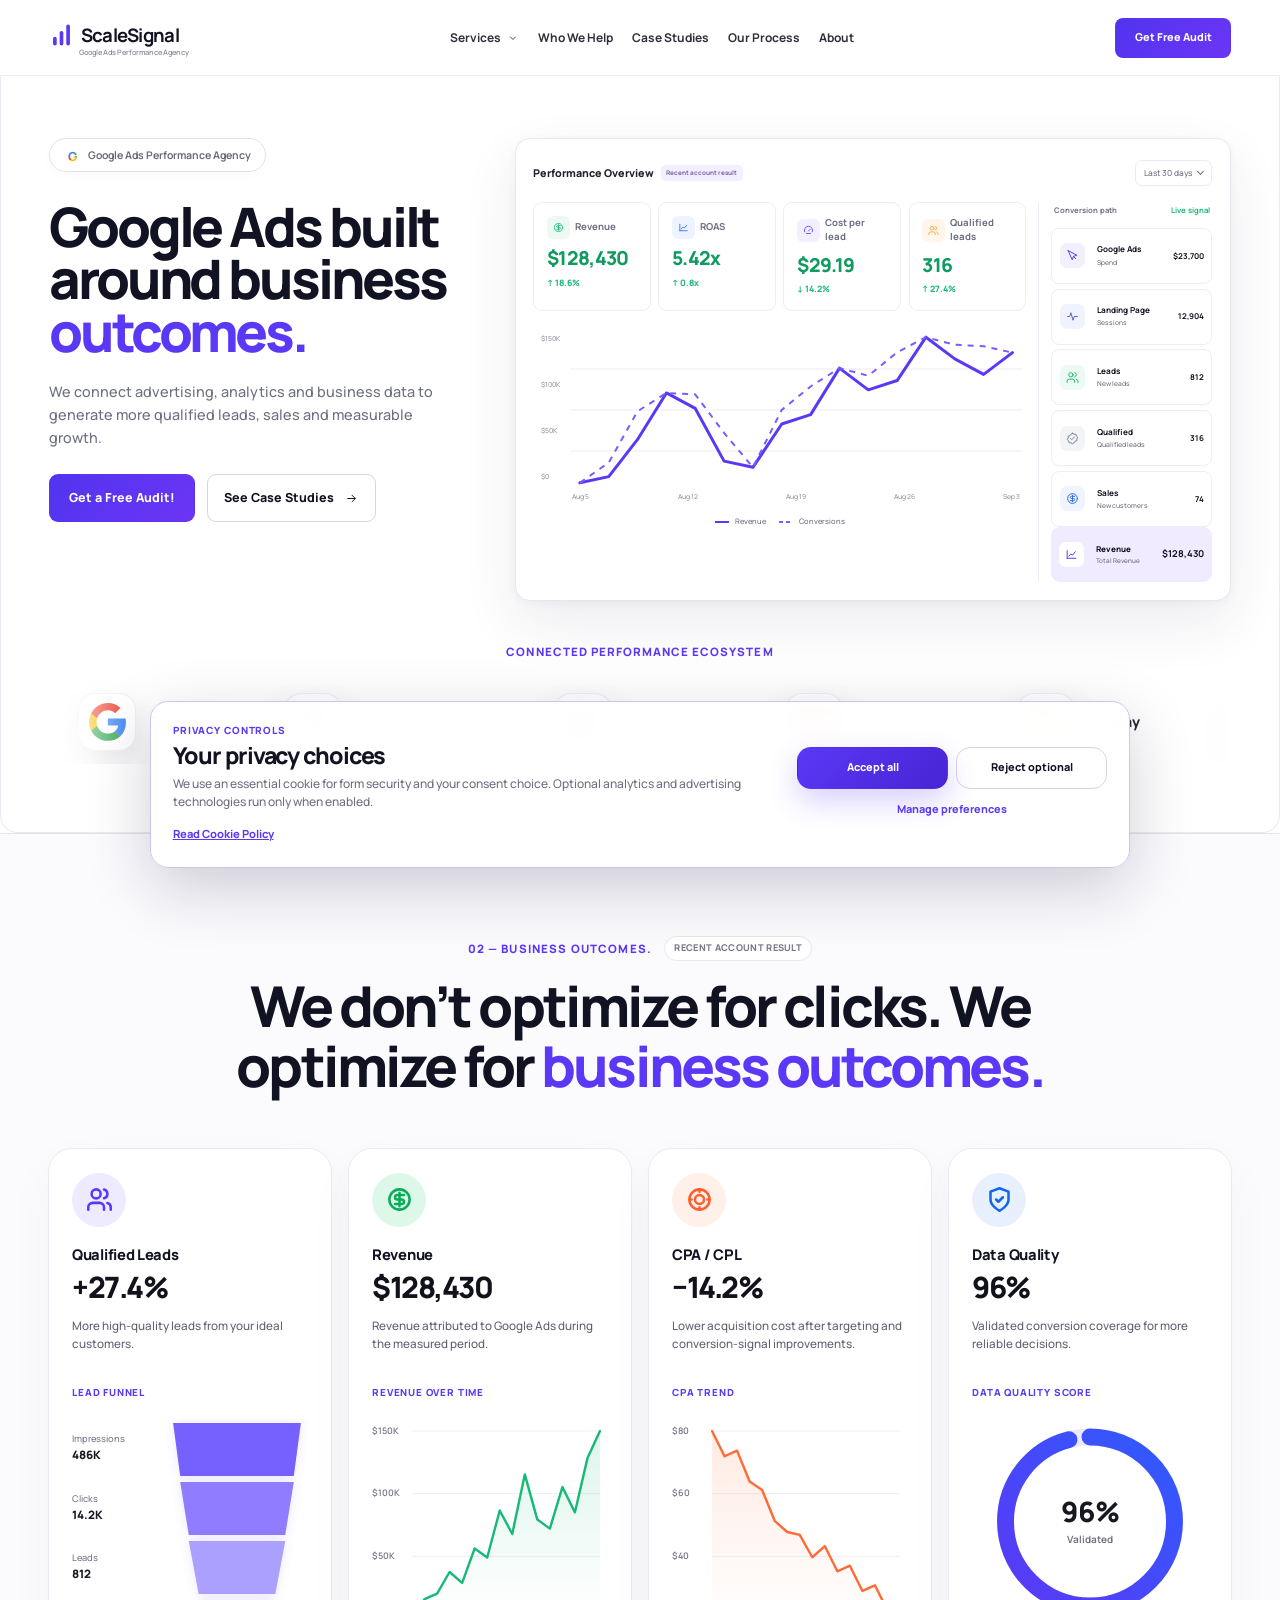
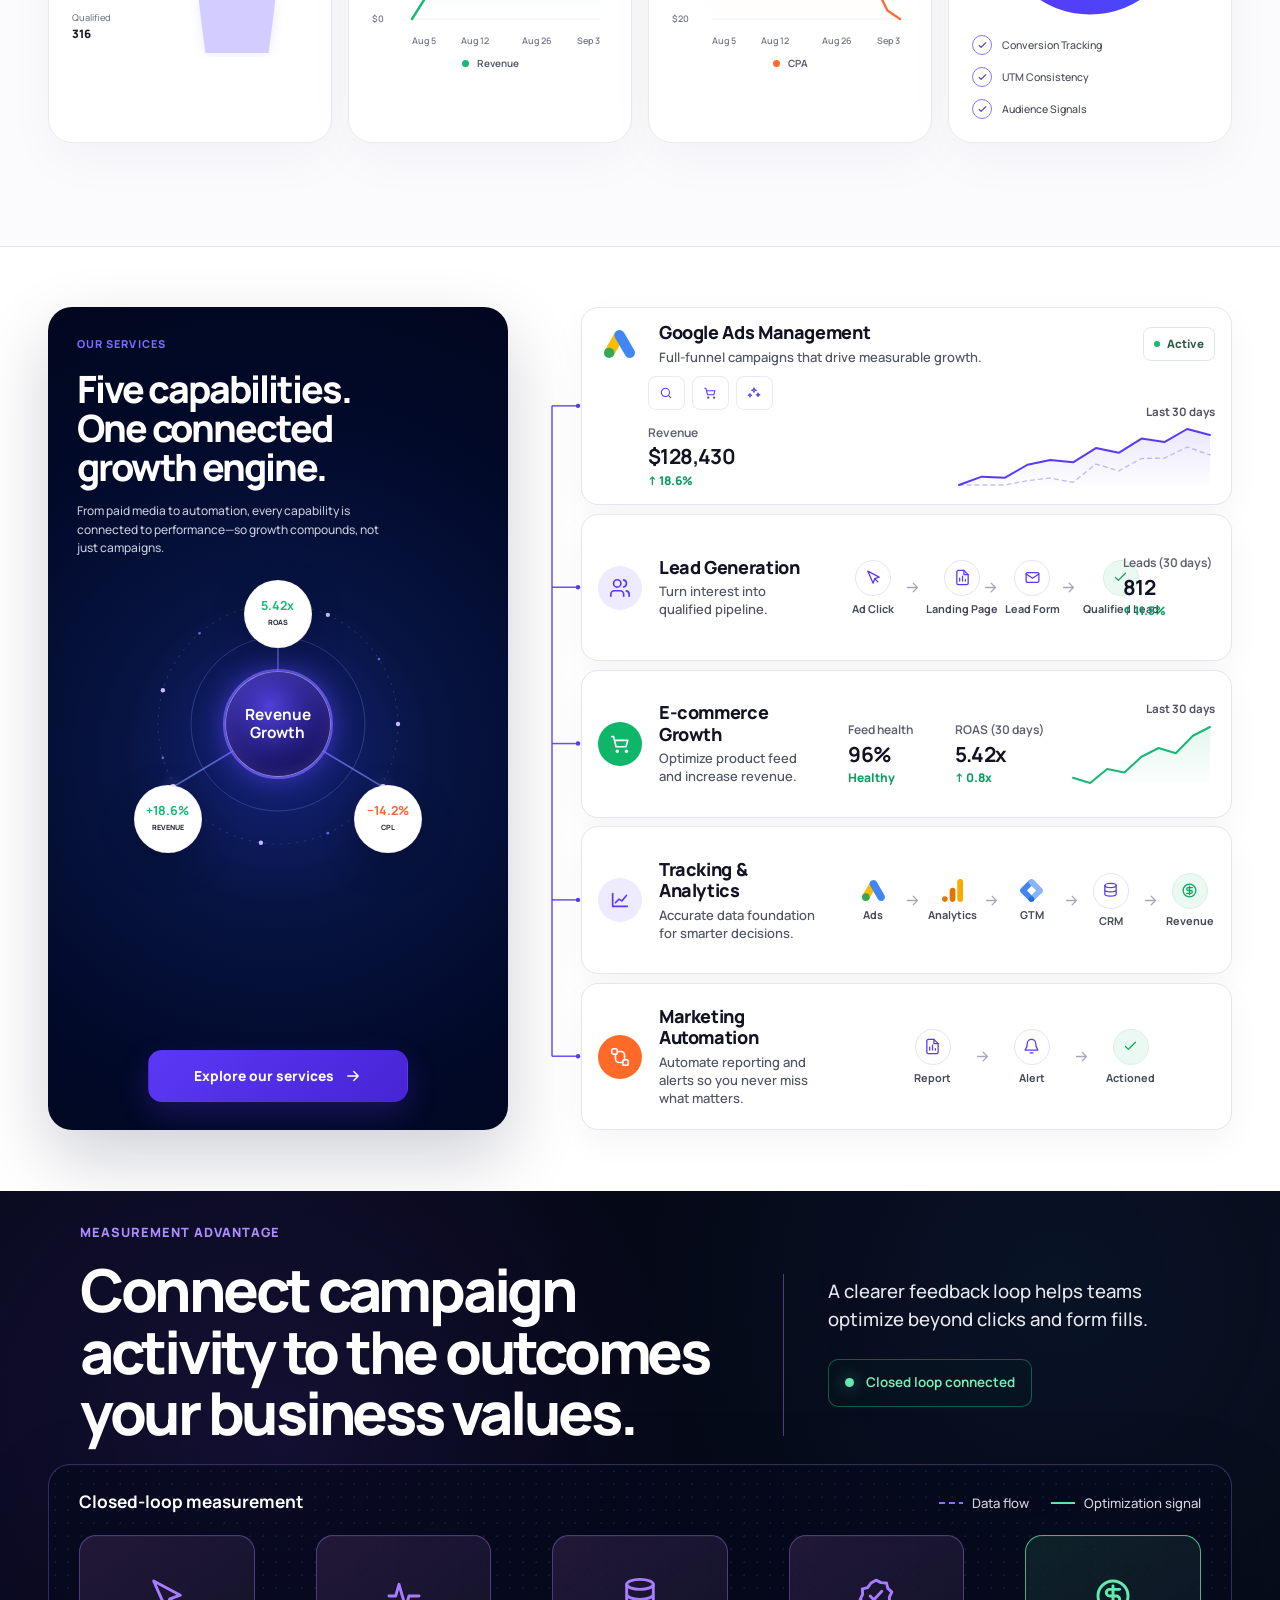
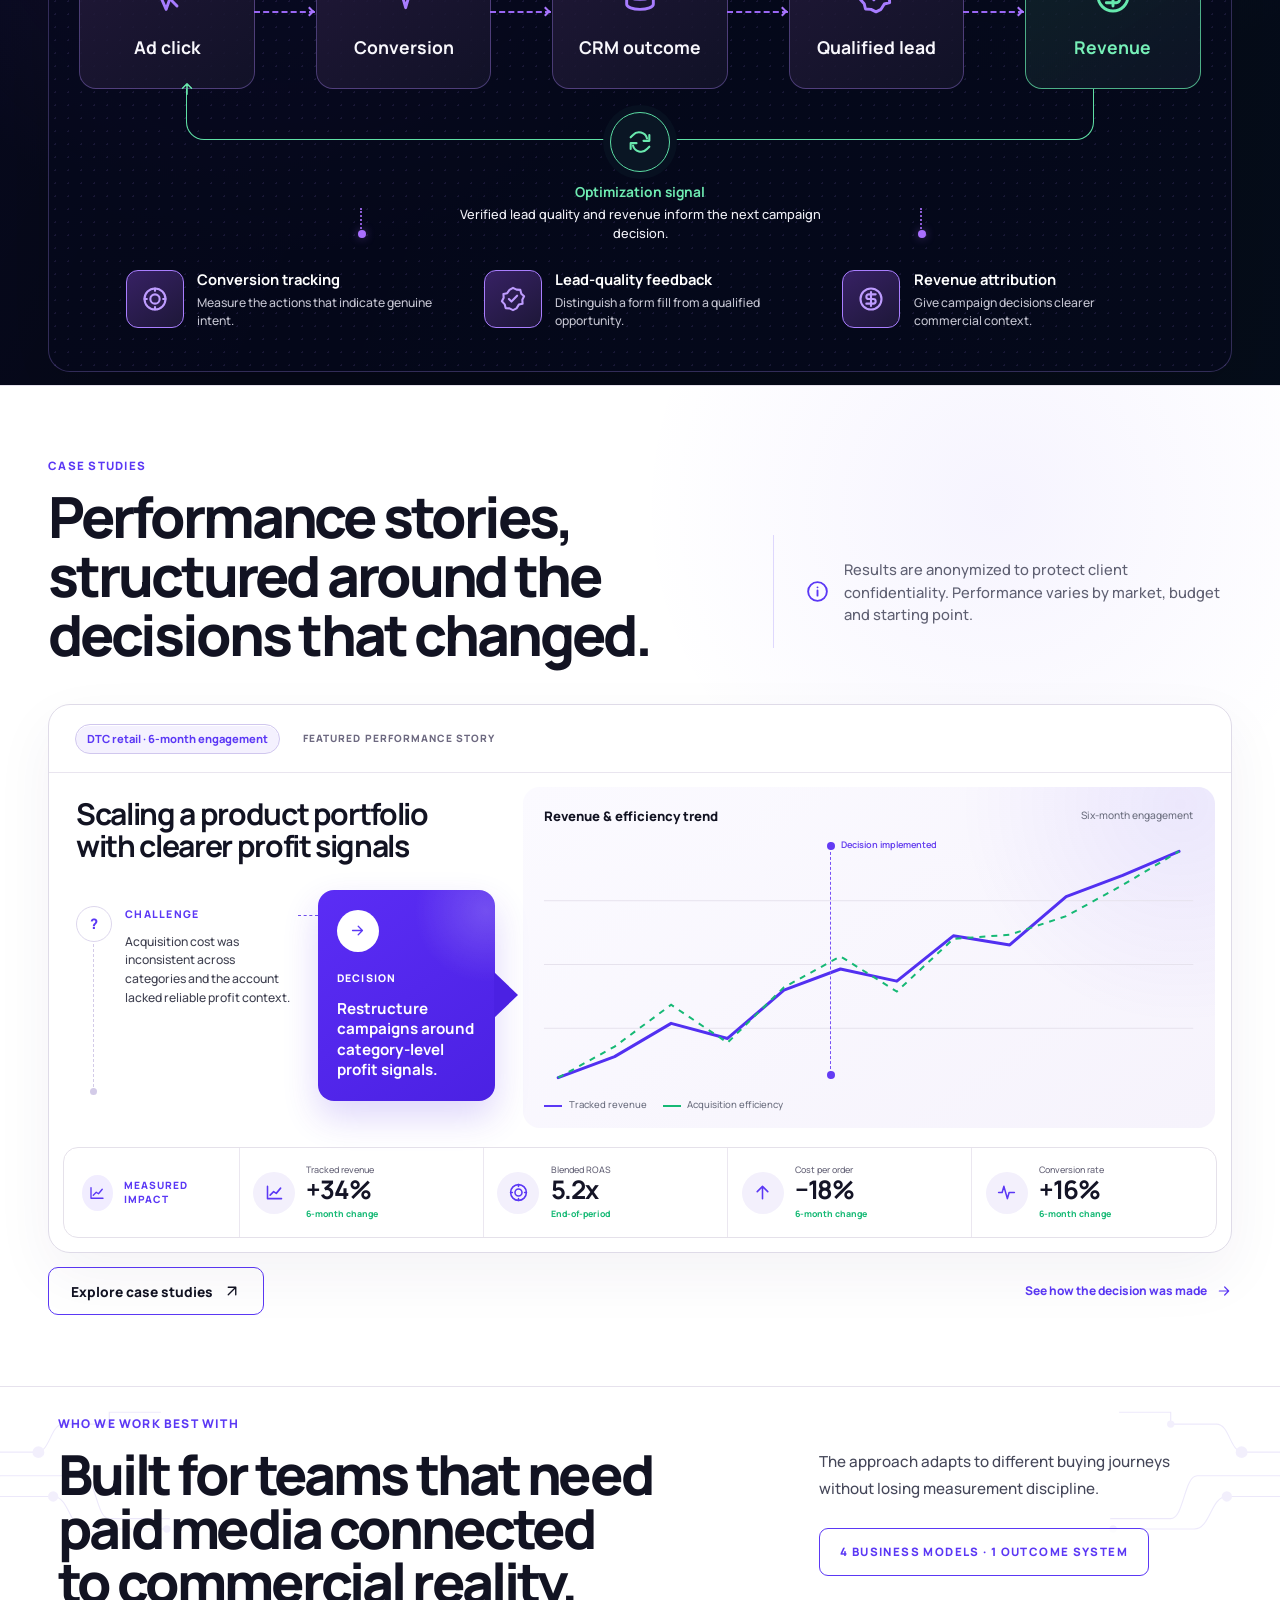
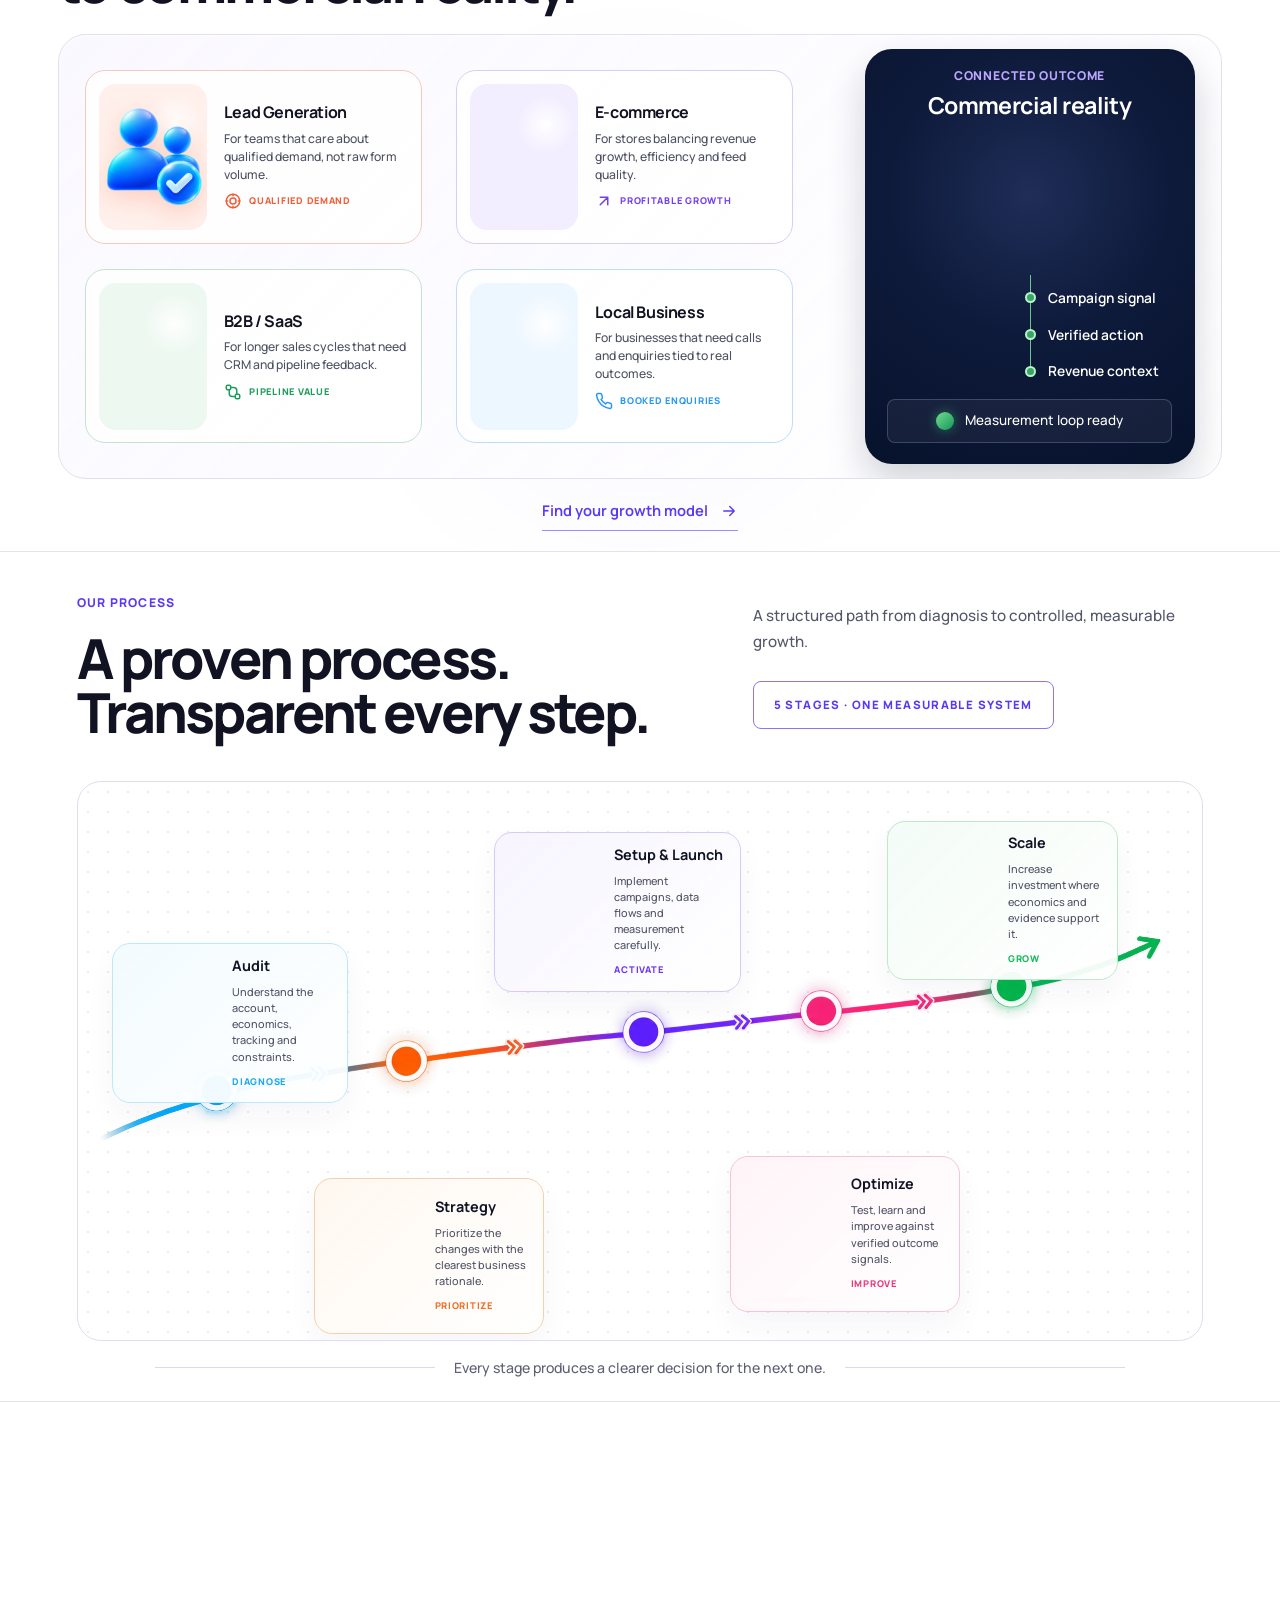
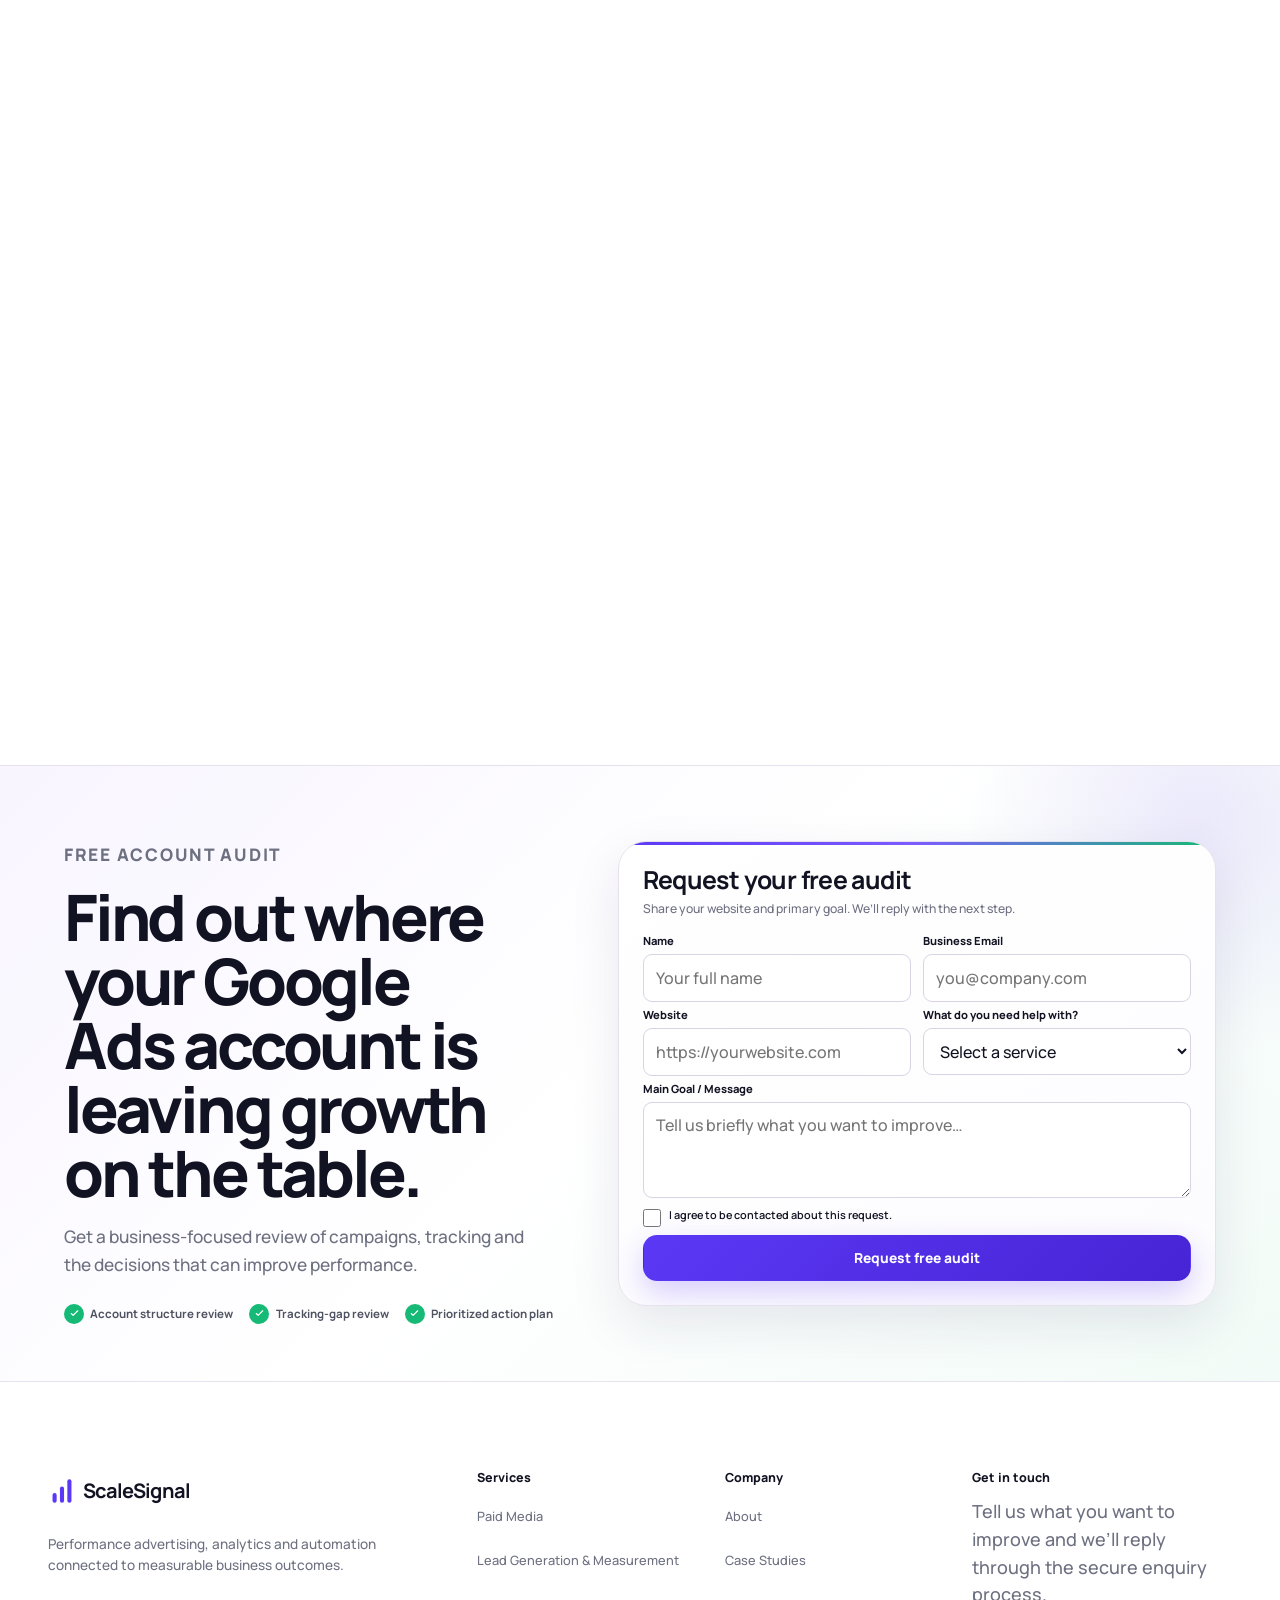
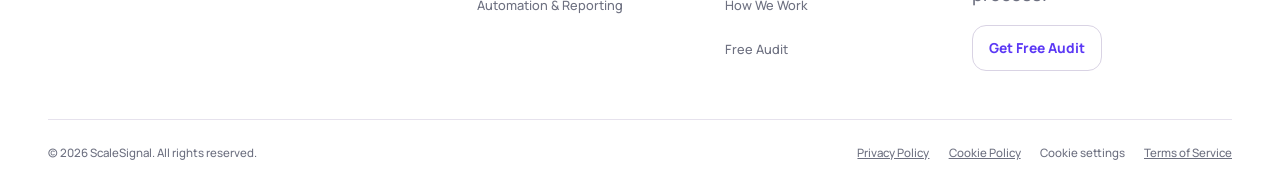
<file: index.html>
<!doctype html>
<html lang="en">
<head>
  <meta charset="utf-8">
  <meta name="viewport" content="width=device-width, initial-scale=1">
  <meta name="description" content="Google Ads performance agency focused on qualified leads, sales and revenue.">
  <meta name="theme-color" content="#F8F7FB">
  <link rel="preconnect" href="https://fonts.googleapis.com">
  <link rel="preconnect" href="https://fonts.gstatic.com" crossorigin>
  <link href="https://fonts.googleapis.com/css2?family=Manrope:wght@400;500;600;700;800&display=swap" rel="stylesheet">
  <link rel="stylesheet" href="/css/base.css?v=20260902-11">
  <link rel="stylesheet" href="/css/components.css?v=20260902-8">
  <link rel="stylesheet" href="/css/layout.css?v=20260905-10">
  <link rel="stylesheet" href="/css/pages/home.css?v=20260905-74">
  <link rel="stylesheet" href="/css/responsive.css?v=20260903-12">
  <title>Performance Marketing Agency</title>
</head>
<body data-page="home">
  <a class="skip-link" href="#main">Skip to content</a>
  <div data-site-header></div>

  <main id="main">
    <section class="page-hero home-hero" aria-labelledby="home-hero-title">
      <div class="container home-hero__grid">
        <div class="page-hero__copy" data-reveal>
          <p class="eyebrow home-hero__eyebrow"><span class="google-mark" aria-hidden="true">G</span><span data-config="brand.tagline"></span></p>
          <h1 class="display-xl" id="home-hero-title" data-config="pages.home.hero.title" data-accent-config="pages.home.hero.titleAccent">Google Ads built around business outcomes.</h1>
          <p class="lede" data-config="pages.home.hero.text">We connect advertising, analytics and business data to generate measurable growth.</p>
          <div class="button-group">
            <a class="button button--primary" data-config="cta.primary.label" data-config-href="cta.primary.url">Get a Free Google Ads Audit</a>
            <a class="button button--secondary" data-config-href="cta.secondary.url"><span data-config="cta.secondary.label">See Case Studies</span><span data-icon="arrow-right" aria-hidden="true"></span></a>
          </div>
        </div>

        <div class="page-hero__visual dashboard" aria-label="Performance dashboard">
          <div class="dashboard__top">
            <span class="dashboard__title"><span data-config="pages.home.hero.chartTitle">Performance Overview</span><small class="dashboard__badge" data-config="common.resultLabel">Recent account result</small></span>
            <span class="dashboard__period"><span data-config="pages.home.hero.periodLabel">Last 30 days</span><span class="dashboard__period-chevron" aria-hidden="true"></span></span>
          </div>
          <div class="dashboard__workspace">
            <div class="dashboard__main">
              <div class="metric-grid dashboard__metrics" data-config-list="pages.home.hero.metrics">
                <template><article class="metric-card"><div class="metric-card__head"><span class="metric-card__icon" data-config-item-icon="icon"></span><span class="metric-card__label" data-config-item="label"></span></div><strong class="metric-card__value" data-config-item="value"></strong><span class="metric-card__trend" data-config-item="trend"></span></article></template>
              </div>
              <div class="dashboard__chart-wrap">
                <div class="dashboard__axis" aria-hidden="true"><span>$150K</span><span>$100K</span><span>$50K</span><span>$0</span></div>
                <div class="dashboard__chart" data-line-chart data-values="44,46,58,73,68,51,49,63,66,81,74,77,91,84,79,86"></div>
                <div class="dashboard__x-axis" aria-hidden="true"><span>Aug 5</span><span>Aug 12</span><span>Aug 19</span><span>Aug 26</span><span>Sep 3</span></div>
              </div>
              <div class="dashboard__summary" aria-label="Chart legend"><span><i class="legend-line"></i> Revenue</span><span><i class="legend-line legend-line--dashed"></i> Conversions</span></div>
            </div>
            <aside class="dashboard__rail" aria-label="Conversion funnel">
              <div class="dashboard__rail-head"><span>Conversion path</span><span>Live signal</span></div>
              <div class="funnel-list" data-config-list="pages.home.hero.funnel">
                <template><div class="funnel-row"><span class="funnel-row__icon" data-config-item-icon="icon"></span><span class="funnel-row__copy"><strong data-config-item="title"></strong><small data-config-item="text"></small></span><b data-config-item="value"></b></div></template>
              </div>
              <div class="funnel-total"><span class="funnel-total__icon" data-icon="chart" aria-hidden="true"></span><span class="funnel-total__copy"><small>Revenue</small><span data-config="pages.home.hero.totalLabel">Total Revenue</span></span><strong data-config="pages.home.hero.totalValue">$128,430</strong></div>
            </aside>
          </div>
        </div>
      </div>
      <div class="container signal-strip-shell" data-reveal>
        <p class="signal-strip__label" data-config="pages.home.hero.signalsLabel">Connected performance ecosystem</p>
        <div class="signal-marquee" data-signal-marquee tabindex="0" aria-label="Scrolling advertising and measurement capabilities. Focus or hover to pause.">
          <div class="signal-marquee__track" data-signal-track>
            <div class="signal-strip" aria-label="Advertising and measurement capabilities" data-config-list="pages.home.hero.signals">
              <template><div class="signal-strip__item"><span class="signal-strip__icon"><img data-config-item-src="logo" alt="" decoding="async"></span><span><strong data-config-item="title"></strong><small data-config-item="text"></small></span></div></template>
            </div>
          </div>
        </div>
      </div>
    </section>

    <section class="section outcomes-section" id="outcomes" aria-labelledby="outcomes-title">
      <div class="container">
        <header class="section-heading section-heading--center outcomes-heading" data-reveal>
          <div class="outcomes-heading__meta">
            <p class="eyebrow" data-config="pages.home.outcomes.eyebrow">02 — Business outcomes.</p>
            <span class="outcomes-heading__note" data-config="common.resultLabel">Recent account result</span>
          </div>
          <h2 id="outcomes-title" data-config="pages.home.outcomes.title" data-accent-config="pages.home.outcomes.titleAccent">We don’t optimize for clicks. We optimize for business outcomes.</h2>
        </header>
        <div class="outcomes-grid">
          <article class="outcome-card outcome-card--leads" data-reveal>
            <span class="outcome-card__icon" data-icon="users" aria-hidden="true"></span>
            <div class="outcome-card__copy">
              <h3 data-config="pages.home.outcomes.items.0.title">Qualified Leads</h3>
              <strong class="outcome-card__value" data-config="pages.home.outcomes.items.0.value">+27.4%</strong>
              <p data-config="pages.home.outcomes.items.0.text">More high-quality leads from your ideal customers.</p>
            </div>
            <div class="outcome-card__visual">
              <strong class="outcome-card__visual-label" data-config="pages.home.outcomes.items.0.visualLabel">Lead funnel</strong>
              <div class="outcome-funnel-layout">
                <dl class="outcome-stat-list">
                  <div><dt data-config="pages.home.outcomes.items.0.stats.0.label">Impressions</dt><dd data-config="pages.home.outcomes.items.0.stats.0.value">486K</dd></div>
                  <div><dt data-config="pages.home.outcomes.items.0.stats.1.label">Clicks</dt><dd data-config="pages.home.outcomes.items.0.stats.1.value">14.2K</dd></div>
                  <div><dt data-config="pages.home.outcomes.items.0.stats.2.label">Leads</dt><dd data-config="pages.home.outcomes.items.0.stats.2.value">812</dd></div>
                  <div><dt data-config="pages.home.outcomes.items.0.stats.3.label">Qualified</dt><dd data-config="pages.home.outcomes.items.0.stats.3.value">316</dd></div>
                </dl>
                <canvas class="outcome-chart outcome-chart--funnel" data-outcome-chart="funnel" data-config-values="pages.home.outcomes.items.0.chartValues" aria-hidden="true"></canvas>
              </div>
            </div>
          </article>

          <article class="outcome-card outcome-card--revenue" data-reveal>
            <span class="outcome-card__icon" data-icon="circle-dollar" aria-hidden="true"></span>
            <div class="outcome-card__copy">
              <h3 data-config="pages.home.outcomes.items.1.title">Revenue</h3>
              <strong class="outcome-card__value" data-config="pages.home.outcomes.items.1.value">$128,430</strong>
              <p data-config="pages.home.outcomes.items.1.text">Revenue attributed to Google Ads during the measured period.</p>
            </div>
            <div class="outcome-card__visual">
              <strong class="outcome-card__visual-label" data-config="pages.home.outcomes.items.1.visualLabel">Revenue over time</strong>
              <canvas class="outcome-chart outcome-chart--line" data-outcome-chart="line" data-chart-color="#16b975" data-config-values="pages.home.outcomes.items.1.chartValues" data-config-x-labels="pages.home.outcomes.items.1.xLabels" data-config-y-labels="pages.home.outcomes.items.1.yLabels" aria-hidden="true"></canvas>
              <div class="outcome-chart__legend"><i aria-hidden="true"></i><span data-config="pages.home.outcomes.items.1.legend">Revenue</span></div>
            </div>
          </article>

          <article class="outcome-card outcome-card--cpa" data-reveal>
            <span class="outcome-card__icon" data-icon="target" aria-hidden="true"></span>
            <div class="outcome-card__copy">
              <h3 data-config="pages.home.outcomes.items.2.title">CPA / CPL</h3>
              <strong class="outcome-card__value" data-config="pages.home.outcomes.items.2.value">−14.2%</strong>
              <p data-config="pages.home.outcomes.items.2.text">Lower acquisition cost after targeting and conversion-signal improvements.</p>
            </div>
            <div class="outcome-card__visual">
              <strong class="outcome-card__visual-label" data-config="pages.home.outcomes.items.2.visualLabel">CPA trend</strong>
              <canvas class="outcome-chart outcome-chart--line" data-outcome-chart="line" data-chart-color="#ff6b35" data-config-values="pages.home.outcomes.items.2.chartValues" data-config-x-labels="pages.home.outcomes.items.2.xLabels" data-config-y-labels="pages.home.outcomes.items.2.yLabels" aria-hidden="true"></canvas>
              <div class="outcome-chart__legend outcome-chart__legend--cpa"><i aria-hidden="true"></i><span data-config="pages.home.outcomes.items.2.legend">CPA</span></div>
            </div>
          </article>

          <article class="outcome-card outcome-card--quality" data-reveal>
            <span class="outcome-card__icon" data-icon="shield" aria-hidden="true"></span>
            <div class="outcome-card__copy">
              <h3 data-config="pages.home.outcomes.items.3.title">Data Quality</h3>
              <strong class="outcome-card__value" data-config="pages.home.outcomes.items.3.value">96%</strong>
              <p data-config="pages.home.outcomes.items.3.text">Validated conversion coverage for more reliable decisions.</p>
            </div>
            <div class="outcome-card__visual">
              <strong class="outcome-card__visual-label" data-config="pages.home.outcomes.items.3.visualLabel">Data quality score</strong>
              <canvas class="outcome-chart outcome-chart--donut" data-outcome-chart="donut" data-config-values="pages.home.outcomes.items.3.chartValues" data-config-center-label="pages.home.outcomes.items.3.centerLabel" aria-hidden="true"></canvas>
              <ul class="outcome-check-list" aria-label="Included data-quality signals">
                <li><span data-icon="check" aria-hidden="true"></span><span data-config="pages.home.outcomes.items.3.checks.0">Conversion Tracking</span></li>
                <li><span data-icon="check" aria-hidden="true"></span><span data-config="pages.home.outcomes.items.3.checks.1">UTM Consistency</span></li>
                <li><span data-icon="check" aria-hidden="true"></span><span data-config="pages.home.outcomes.items.3.checks.2">Audience Signals</span></li>
              </ul>
            </div>
          </article>
        </div>
      </div>
    </section>

    <section class="section services-section" aria-labelledby="services-title">
      <div class="container services-showcase">
        <aside class="growth-engine" data-reveal>
          <header class="growth-engine__header">
            <p class="eyebrow" data-config="pages.home.services.eyebrow">Our services</p>
            <h2 id="services-title" data-config="pages.home.services.title">Five capabilities. One connected growth engine.</h2>
            <p data-config="pages.home.services.text">From paid media to automation, every capability is connected to performance.</p>
          </header>
          <div class="growth-engine__visual" aria-label="Connected revenue growth system">
            <canvas data-growth-orbit aria-hidden="true"></canvas>
            <div class="growth-engine__core"><strong data-config="pages.home.services.orbit.centerLabel">Revenue Growth</strong></div>
            <div class="growth-engine__metric growth-engine__metric--top"><strong data-config="pages.home.services.orbit.roasValue">5.42x</strong><span data-config="pages.home.services.orbit.roasLabel">ROAS</span></div>
            <div class="growth-engine__metric growth-engine__metric--left"><strong data-config="pages.home.services.orbit.revenueValue">+18.6%</strong><span data-config="pages.home.services.orbit.revenueLabel">Revenue</span></div>
            <div class="growth-engine__metric growth-engine__metric--right"><strong data-config="pages.home.services.orbit.cpaValue">−14.2%</strong><span data-config="pages.home.services.orbit.cpaLabel">CPL</span></div>
          </div>
          <a class="button button--primary growth-engine__cta" data-config-href="pages.home.services.ctaUrl"><span data-config="pages.home.services.ctaLabel">Explore our services</span><span data-icon="arrow-right" aria-hidden="true"></span></a>
        </aside>

        <div class="capability-stack" data-reveal>
          <canvas class="capability-stack__connector" data-capability-connector aria-hidden="true"></canvas>
          <article class="capability-card capability-card--ads" data-capability-card>
            <div class="capability-card__surface">
              <header class="capability-card__header"><span class="capability-card__icon capability-card__icon--brand"><img src="/assets/icons/services/google-ads.svg" alt=""></span><div><h3 data-config="pages.home.services.items.0.title">Google Ads Management</h3><p data-config="pages.home.services.items.0.text">Full-funnel campaigns that drive measurable growth.</p></div><span class="capability-card__status"><i aria-hidden="true"></i><span data-config="pages.home.services.items.0.status">Active</span></span><button class="capability-card__toggle" type="button" aria-expanded="true" aria-controls="capability-panel-ads" aria-label="Toggle Google Ads Management details" data-capability-toggle><span data-icon="chevron-down" aria-hidden="true"></span></button></header>
              <div class="capability-card__content capability-card__content--ads" id="capability-panel-ads" data-capability-panel>
                <div><div class="capability-chips"><span data-icon="search"><b data-config="pages.home.services.items.0.chips.0">Search</b></span><span data-icon="shopping-cart"><b data-config="pages.home.services.items.0.chips.1">Shopping</b></span><span data-icon="sparkles"><b data-config="pages.home.services.items.0.chips.2">PMax</b></span></div><div class="capability-metric"><small data-config="pages.home.services.items.0.metricLabel">Revenue</small><strong data-config="pages.home.services.items.0.metricValue">$128,430</strong><em data-config="pages.home.services.items.0.trend">↑ 18.6%</em></div></div>
                <div class="capability-mini-chart"><span data-config="pages.home.services.items.0.period">Last 30 days</span><canvas data-capability-trend data-chart-color="#5b38f5" data-config-values="pages.home.services.items.0.chartValues" aria-hidden="true"></canvas></div>
              </div>
            </div>
          </article>
          <article class="capability-card capability-card--leads" data-capability-card>
            <div class="capability-card__surface">
              <header class="capability-card__header"><span class="capability-card__icon" data-icon="users" aria-hidden="true"></span><div><h3 data-config="pages.home.services.items.1.title">Lead Generation</h3><p data-config="pages.home.services.items.1.text">Turn interest into qualified pipeline.</p></div><button class="capability-card__toggle" type="button" aria-expanded="false" aria-controls="capability-panel-leads" aria-label="Toggle Lead Generation details" data-capability-toggle><span data-icon="chevron-down" aria-hidden="true"></span></button></header>
              <div class="capability-card__content capability-card__content--leads"><div class="capability-flow"><span><i data-icon="mouse-pointer"></i><b data-config="pages.home.services.items.1.steps.0">Ad Click</b></span><i data-icon="arrow-right"></i><span><i data-icon="file-chart"></i><b data-config="pages.home.services.items.1.steps.1">Landing Page</b></span><i data-icon="arrow-right"></i><span><i data-icon="mail"></i><b data-config="pages.home.services.items.1.steps.2">Lead Form</b></span><i data-icon="arrow-right"></i><span class="is-success"><i data-icon="check"></i><b data-config="pages.home.services.items.1.steps.3">Qualified Lead</b></span></div><div class="capability-metric capability-metric--side"><small data-config="pages.home.services.items.1.metricLabel">Leads (30 days)</small><strong data-config="pages.home.services.items.1.metricValue">812</strong><em data-config="pages.home.services.items.1.trend">↑ 11.5%</em></div></div>
            </div>
          </article>
          <article class="capability-card capability-card--commerce" data-capability-card>
            <div class="capability-card__surface">
              <header class="capability-card__header"><span class="capability-card__icon is-success" data-icon="shopping-cart" aria-hidden="true"></span><div><h3 data-config="pages.home.services.items.2.title">E-commerce Growth</h3><p data-config="pages.home.services.items.2.text">Optimize product feed and increase revenue.</p></div><button class="capability-card__toggle" type="button" aria-expanded="false" aria-controls="capability-panel-commerce" aria-label="Toggle E-commerce Growth details" data-capability-toggle><span data-icon="chevron-down" aria-hidden="true"></span></button></header>
              <div class="capability-card__content capability-card__content--commerce"><div class="capability-metric"><small data-config="pages.home.services.items.2.metricLabelA">Feed health</small><strong data-config="pages.home.services.items.2.metricValueA">96%</strong><em data-config="pages.home.services.items.2.trendA">Healthy</em></div><div class="capability-metric"><small data-config="pages.home.services.items.2.metricLabelB">ROAS (30 days)</small><strong data-config="pages.home.services.items.2.metricValueB">5.42x</strong><em data-config="pages.home.services.items.2.trendB">↑ 0.8x</em></div><div class="capability-mini-chart"><span data-config="pages.home.services.items.2.period">Last 30 days</span><canvas data-capability-trend data-chart-color="#16b975" data-config-values="pages.home.services.items.2.chartValues" aria-hidden="true"></canvas></div></div>
            </div>
          </article>
          <article class="capability-card capability-card--tracking" data-capability-card>
            <div class="capability-card__surface">
              <header class="capability-card__header"><span class="capability-card__icon" data-icon="chart" aria-hidden="true"></span><div><h3 data-config="pages.home.services.items.3.title">Tracking &amp; Analytics</h3><p data-config="pages.home.services.items.3.text">Accurate data foundation for smarter decisions.</p></div><button class="capability-card__toggle" type="button" aria-expanded="false" aria-controls="capability-panel-tracking" aria-label="Toggle Tracking &amp; Analytics details" data-capability-toggle><span data-icon="chevron-down" aria-hidden="true"></span></button></header>
              <div class="capability-product-flow"><span><img src="/assets/icons/services/google-ads.svg" alt=""><b data-config="pages.home.services.items.3.steps.0">Ads</b></span><i data-icon="arrow-right"></i><span><img src="/assets/icons/services/google-analytics.svg" alt=""><b data-config="pages.home.services.items.3.steps.1">Analytics</b></span><i data-icon="arrow-right"></i><span><img src="/assets/icons/services/google-tag-manager.svg" alt=""><b data-config="pages.home.services.items.3.steps.2">GTM</b></span><i data-icon="arrow-right"></i><span><i data-icon="database"></i><b data-config="pages.home.services.items.3.steps.3">CRM</b></span><i data-icon="arrow-right"></i><span class="is-success"><i data-icon="circle-dollar"></i><b data-config="pages.home.services.items.3.steps.4">Revenue</b></span></div>
            </div>
          </article>
          <article class="capability-card capability-card--automation" data-capability-card>
            <div class="capability-card__surface">
              <header class="capability-card__header"><span class="capability-card__icon is-warning" data-icon="workflow" aria-hidden="true"></span><div><h3 data-config="pages.home.services.items.4.title">Marketing Automation</h3><p data-config="pages.home.services.items.4.text">Automate reporting and alerts so you never miss what matters.</p></div><button class="capability-card__toggle" type="button" aria-expanded="false" aria-controls="capability-panel-automation" aria-label="Toggle Marketing Automation details" data-capability-toggle><span data-icon="chevron-down" aria-hidden="true"></span></button></header>
              <div class="capability-product-flow capability-product-flow--compact"><span><i data-icon="file-chart"></i><b data-config="pages.home.services.items.4.steps.0">Report</b></span><i data-icon="arrow-right"></i><span><i data-icon="bell"></i><b data-config="pages.home.services.items.4.steps.1">Alert</b></span><i data-icon="arrow-right"></i><span class="is-success"><i data-icon="check"></i><b data-config="pages.home.services.items.4.steps.2">Actioned</b></span></div>
            </div>
          </article>
        </div>
      </div>
    </section>

    <section class="section measurement-section" aria-labelledby="measurement-title">
      <div class="container measurement-shell">
        <header class="measurement-header" data-reveal>
          <div class="measurement-header__title">
            <p class="eyebrow" data-config="pages.home.measurement.eyebrow">Measurement advantage</p>
            <h2 id="measurement-title" data-config="pages.home.measurement.title">Connect campaign activity to the outcomes your business values.</h2>
          </div>
          <div class="measurement-header__aside">
            <p data-config="pages.home.measurement.text">A clearer feedback loop helps teams optimize beyond clicks and form fills.</p>
            <div class="measurement-status"><i aria-hidden="true"></i><span data-config="pages.home.measurement.status">Closed loop connected</span></div>
          </div>
        </header>

        <div class="measurement-loop" data-reveal>
          <div class="measurement-loop__head">
            <strong data-config="pages.home.measurement.visualLabel">Closed-loop measurement</strong>
            <div class="measurement-legend" aria-label="Diagram legend">
              <span><i class="measurement-legend__line measurement-legend__line--data" aria-hidden="true"></i><span data-config="pages.home.measurement.dataFlowLabel">Data flow</span></span>
              <span><i class="measurement-legend__line measurement-legend__line--signal" aria-hidden="true"></i><span data-config="pages.home.measurement.signalFlowLabel">Optimization signal</span></span>
            </div>
          </div>

          <div class="measurement-flow-shell">
            <ol class="measurement-flow" aria-label="Connected measurement stages" data-config-list="pages.home.measurement.nodes">
              <template>
                <li class="measurement-stage">
                  <span class="measurement-stage__icon" data-config-item-icon="icon" aria-hidden="true"></span>
                  <strong data-config-item="title"></strong>
                  <span class="measurement-stage__connector" aria-hidden="true"></span>
                </li>
              </template>
            </ol>
            <span class="measurement-mobile-loop-node" data-icon="refresh" aria-hidden="true"></span>
          </div>

          <div class="measurement-feedback">
            <span class="measurement-return-path" aria-hidden="true"><span data-icon="arrow-up"></span></span>
            <span class="measurement-feedback__icon" data-icon="refresh" aria-hidden="true"></span>
            <div><strong data-config="pages.home.measurement.resultLabel">Optimization signal</strong><p data-config="pages.home.measurement.resultText">Verified lead quality and revenue inform the next campaign decision.</p></div>
          </div>

          <div class="measurement-benefit-drops" aria-hidden="true"><span></span><span></span></div>
          <ul class="measurement-benefits" data-config-list="pages.home.measurement.benefits">
            <template><li><span class="measurement-benefit__icon" data-config-item-icon="icon" aria-hidden="true"></span><div><strong data-config-item="title"></strong><p data-config-item="text"></p></div></li></template>
          </ul>
        </div>
      </div>
    </section>

    <section class="section section--compact home-cases" aria-labelledby="home-cases-title">
      <div class="container">
        <header class="case-section__intro" data-reveal>
          <div class="case-section__heading">
            <p class="eyebrow" data-config="pages.home.cases.eyebrow">Case studies</p>
            <h2 id="home-cases-title" data-config="pages.home.cases.title">Performance stories, structured around the decisions that changed.</h2>
          </div>
          <div class="case-section__note">
            <span class="case-section__note-icon" data-icon="info" aria-hidden="true"></span>
            <p data-config="pages.home.cases.text">Results are anonymized to protect client confidentiality. Performance varies.</p>
          </div>
        </header>

        <article class="case-featured" data-reveal>
          <div class="case-featured__topbar">
            <div class="case-featured__meta">
              <span class="tag" data-config="pages.home.cases.featured.sector">DTC retail · 6-month engagement</span>
              <span data-config="pages.home.cases.storyLabel">Featured performance story</span>
            </div>
          </div>

          <div class="case-featured__body">
            <div class="case-story">
              <h3 data-config="pages.home.cases.featured.title">Scaling with clearer profit signals</h3>
              <div class="case-story__flow">
                <div class="case-challenge">
                  <span class="case-challenge__node" aria-hidden="true">?</span>
                  <div><strong data-config="pages.home.cases.challengeLabel">Challenge</strong><p data-config="pages.home.cases.featured.challenge">Inconsistent acquisition cost.</p></div>
                </div>
                <div class="case-decision">
                  <span class="case-decision__icon" data-icon="arrow-right" aria-hidden="true"></span>
                  <strong data-config="pages.home.cases.decisionLabel">Decision</strong>
                  <p data-config="pages.home.cases.decision">Restructure campaigns around category-level profit signals.</p>
                </div>
              </div>
            </div>

            <div class="case-chart-panel">
              <div class="chart-card__head"><span class="chart-card__title" data-config="pages.home.cases.chartTitle">Revenue &amp; efficiency trend</span><span class="chart-card__period" data-config="pages.home.cases.chartPeriod">Six-month engagement</span></div>
              <div class="case-chart-panel__plot">
                <div data-line-chart data-values="34,41,52,47,63,70,66,81,78,94,101,109"></div>
                <span class="case-chart-marker" aria-hidden="true"><i></i><span data-config="pages.home.cases.decisionMarker">Decision implemented</span></span>
              </div>
              <div class="chart-legend"><span><i></i> Tracked revenue</span><span><i></i> Acquisition efficiency</span></div>
            </div>
          </div>

          <div class="case-impact">
            <div class="case-impact__label"><span data-icon="chart" aria-hidden="true"></span><strong data-config="pages.home.cases.impactLabel">Measured impact</strong></div>
            <div class="case-impact__metrics" data-config-list="pages.home.cases.featured.metrics">
              <template><div class="case-impact__metric"><span class="case-impact__icon" data-config-item-icon="icon" aria-hidden="true"></span><div><span class="case-impact__metric-label" data-config-item="label"></span><strong data-config-item="value"></strong><em data-config-item="status"></em></div></div></template>
            </div>
          </div>
        </article>

        <div class="case-section__actions">
          <a class="button button--secondary case-section__link" href="/case-studies.html" data-config-href="pages.home.cases.ctaUrl"><span data-config="pages.home.cases.ctaLabel">Explore case studies</span><span data-icon="arrow-up-right" aria-hidden="true"></span></a>
          <a class="case-section__decision-link" href="/case-studies.html" data-config-href="pages.home.cases.secondaryCtaUrl"><span data-config="pages.home.cases.secondaryCtaLabel">See how the decision was made</span><span data-icon="arrow-right" aria-hidden="true"></span></a>
        </div>
      </div>
    </section>

    <section class="section section--compact fit-section" aria-labelledby="fit-title">
      <svg class="fit-section__circuit fit-section__circuit--left" viewBox="0 0 260 190" aria-hidden="true"><path d="M0 72h50c18 0 18-38 36-38h62V18h70"/><path d="M0 132h72c22 0 22 44 44 44h110"/><path d="M0 104h112c18 0 18 58 36 58h82"/><circle cx="52" cy="72" r="8"/><circle cx="148" cy="34" r="5"/><circle cx="72" cy="132" r="7"/><circle cx="226" cy="176" r="5"/></svg>
      <svg class="fit-section__circuit fit-section__circuit--right" viewBox="0 0 260 190" aria-hidden="true"><path d="M260 72h-50c-18 0-18-38-36-38h-62V18H42"/><path d="M260 132h-72c-22 0-22 44-44 44H34"/><path d="M260 104H148c-18 0-18 58-36 58H30"/><circle cx="208" cy="72" r="8"/><circle cx="112" cy="34" r="5"/><circle cx="188" cy="132" r="7"/><circle cx="34" cy="176" r="5"/></svg>
      <div class="container">
        <header class="fit-heading" data-reveal>
          <div class="fit-heading__copy">
            <p class="eyebrow" data-config="pages.home.fit.eyebrow">Who we work best with</p>
            <h2 id="fit-title" data-config="pages.home.fit.title">Built for teams that need paid media connected to commercial reality.</h2>
          </div>
          <div class="fit-heading__aside">
            <p data-config="pages.home.fit.text">The approach adapts to different buying journeys without losing measurement discipline.</p>
            <span data-config="pages.home.fit.summary">4 business models · 1 outcome system</span>
          </div>
        </header>

        <div class="fit-system" data-reveal>
          <div class="fit-models" data-config-list="pages.home.fit.items">
            <template>
              <article class="fit-card">
                <div class="fit-card__visual"><img data-config-item-src="image" alt="" width="512" height="512" loading="lazy" decoding="async"></div>
                <div class="fit-card__content">
                  <div class="fit-card__title"><h3 data-config-item="title"></h3></div>
                  <p data-config-item="text"></p>
                  <div class="fit-card__outcome"><span data-config-item-icon="outcomeIcon" aria-hidden="true"></span><strong data-config-item="outcome"></strong></div>
                </div>
              </article>
            </template>
          </div>

          <aside class="fit-outcome">
            <p class="fit-outcome__label" data-config="pages.home.fit.connected.label">Connected outcome</p>
            <h3 data-config="pages.home.fit.connected.title">Commercial reality</h3>
            <div class="fit-outcome__orbit fit-outcome__orbit--image" aria-hidden="true"><img src="/assets/images/fit/commercial-reality.webp" data-config-src="pages.home.fit.connected.image" alt="" width="512" height="512" loading="lazy" decoding="async"></div>
            <ol class="fit-outcome__steps" data-config-list="pages.home.fit.connected.steps">
              <template><li><span></span><strong data-config-item="label"></strong></li></template>
            </ol>
            <div class="fit-outcome__status"><i></i><span data-config="pages.home.fit.connected.status">Measurement loop ready</span></div>
          </aside>
        </div>

        <a class="fit-section__cta" href="/services.html" data-config-href="pages.home.fit.ctaUrl"><span data-config="pages.home.fit.ctaLabel">Find your growth model</span><span data-icon="arrow-right" aria-hidden="true"></span></a>
      </div>
    </section>

    <section class="section section--compact process-section" id="process" aria-labelledby="process-title">
      <div class="container">
        <header class="process-heading" data-reveal>
          <div class="process-heading__copy"><p class="eyebrow" data-config="pages.home.process.eyebrow">Our process</p><h2 id="process-title" data-config="pages.home.process.title">A proven process. Transparent every step.</h2></div>
          <div class="process-heading__aside"><p data-config="pages.home.process.text">A structured path from diagnosis to controlled, measurable growth.</p><span data-config="pages.home.process.summary">5 stages · one measurable system</span></div>
        </header>
        <div class="process-system" data-reveal>
          <img class="process-system__path process-system__path--desktop" src="/assets/images/process/process-path.webp" data-config-src="pages.home.process.pathImage" alt="" width="2172" height="724" loading="lazy" decoding="async" aria-hidden="true">
          <img class="process-system__path process-system__path--tablet" src="/assets/images/process/process-path-tablet.webp" data-config-src="pages.home.process.pathImageTablet" alt="" width="724" height="2172" loading="lazy" decoding="async" aria-hidden="true">
          <ol class="process-list" data-config-list="pages.home.process.items">
            <template><li class="process-step"><span class="process-step__visual" aria-hidden="true"><img data-config-item-src="image" alt="" width="512" height="512" loading="lazy" decoding="async"></span><span class="process-step__copy"><strong data-config-item="title"></strong><p data-config-item="text"></p><em data-config-item="action"></em></span></li></template>
          </ol>
        </div>
        <p class="process-caption" data-config="pages.home.process.caption">Every stage produces a clearer decision for the next one.</p>
      </div>
    </section>

    <section class="section section--compact home-faq" aria-labelledby="home-faq-title">
      <div class="container">
        <header class="home-faq__heading" data-reveal>
          <div><p class="eyebrow" data-config="pages.home.faq.eyebrow">Frequently asked questions</p><h2 id="home-faq-title" data-config="pages.home.faq.title">Useful details before we talk.</h2></div>
          <p data-config="pages.home.faq.text">A few practical answers about fit, access and the account audit.</p>
          <span data-config="pages.home.faq.summary">5 practical answers</span>
        </header>
        <div class="home-faq__shell" data-reveal>
          <aside class="faq-clarity">
            <p class="faq-clarity__eyebrow" data-config="pages.home.faq.visual.eyebrow">Quick clarity</p>
            <h3 data-config="pages.home.faq.visual.title">Start with the essentials.</h3>
            <img class="faq-clarity__visual" src="/assets/images/faq/question-mark.webp" data-config-src="pages.home.faq.visual.image" alt="" width="640" height="960" loading="lazy" decoding="async" aria-hidden="true">
            <ul class="faq-clarity__topics">
              <li><img src="/assets/images/faq/fit-mini.webp" data-config-src="pages.home.faq.visual.topics.0.image" alt="" width="256" height="256" loading="lazy" decoding="async"><span data-config="pages.home.faq.visual.topics.0.label">Fit</span></li>
              <li><img src="/assets/images/faq/access-mini.webp" data-config-src="pages.home.faq.visual.topics.1.image" alt="" width="256" height="256" loading="lazy" decoding="async"><span data-config="pages.home.faq.visual.topics.1.label">Access</span></li>
              <li><img src="/assets/images/faq/budget-mini.webp" data-config-src="pages.home.faq.visual.topics.2.image" alt="" width="256" height="256" loading="lazy" decoding="async"><span data-config="pages.home.faq.visual.topics.2.label">Budget</span></li>
            </ul>
            <p class="faq-clarity__status"><i></i><span data-config="pages.home.faq.visual.status">Free audit questions answered</span></p>
          </aside>
          <div class="home-faq__content">
            <div class="accordion faq-accordion">
              <article class="faq-row"><div class="accordion__item"><span class="faq-row__icon"><img src="/assets/images/faq/audit.webp" data-config-src="pages.home.faq.items.0.image" alt="" width="512" height="512" loading="lazy" decoding="async"></span><div class="faq-row__body"><h3><button class="accordion__button" id="home-faq-button-1" type="button" aria-expanded="true" aria-controls="home-faq-panel-1" data-accordion-button data-config="pages.home.faq.items.0.question">What does the free audit cover?</button></h3><div class="accordion__panel" id="home-faq-panel-1" role="region" aria-labelledby="home-faq-button-1"><p data-config="pages.home.faq.items.0.answer">We review account structure, measurement gaps and the clearest opportunities to investigate.</p><ul class="faq-row__tags"><li>Account structure</li><li>Measurement gaps</li><li>Opportunities</li></ul></div></div></div></article>
              <article class="faq-row"><div class="accordion__item"><span class="faq-row__icon"><img src="/assets/images/faq/business-fit.webp" data-config-src="pages.home.faq.items.1.image" alt="" width="512" height="512" loading="lazy" decoding="async"></span><div class="faq-row__body"><h3><button class="accordion__button" id="home-faq-button-2" type="button" aria-expanded="false" aria-controls="home-faq-panel-2" data-accordion-button data-config="pages.home.faq.items.1.question">What types of businesses are the best fit?</button></h3><div class="accordion__panel" id="home-faq-panel-2" role="region" aria-labelledby="home-faq-button-2" hidden><p data-config="pages.home.faq.items.1.answer">The approach is designed for lead generation, e-commerce, B2B and local businesses that can connect advertising to meaningful outcomes.</p></div></div></div></article>
              <article class="faq-row"><div class="accordion__item"><span class="faq-row__icon"><img src="/assets/images/faq/account-access.webp" data-config-src="pages.home.faq.items.2.image" alt="" width="512" height="512" loading="lazy" decoding="async"></span><div class="faq-row__body"><h3><button class="accordion__button" id="home-faq-button-3" type="button" aria-expanded="false" aria-controls="home-faq-panel-3" data-accordion-button data-config="pages.home.faq.items.2.question">Do you need account access?</button></h3><div class="accordion__panel" id="home-faq-panel-3" role="region" aria-labelledby="home-faq-button-3" hidden><p data-config="pages.home.faq.items.2.answer">Read-only access is often the most useful option, but the appropriate review approach can be agreed first.</p></div></div></div></article>
              <article class="faq-row"><div class="accordion__item"><span class="faq-row__icon"><img src="/assets/images/faq/budget.webp" data-config-src="pages.home.faq.items.3.image" alt="" width="512" height="512" loading="lazy" decoding="async"></span><div class="faq-row__body"><h3><button class="accordion__button" id="home-faq-button-4" type="button" aria-expanded="false" aria-controls="home-faq-panel-4" data-accordion-button data-config="pages.home.faq.items.3.question">Is there a minimum advertising budget?</button></h3><div class="accordion__panel" id="home-faq-panel-4" role="region" aria-labelledby="home-faq-button-4" hidden><p data-config="pages.home.faq.items.3.answer">Fit depends on campaign complexity, economics and the decisions the account needs—not a generic threshold.</p></div></div></div></article>
              <article class="faq-row"><div class="accordion__item"><span class="faq-row__icon"><img src="/assets/images/faq/after-audit.webp" data-config-src="pages.home.faq.items.4.image" alt="" width="512" height="512" loading="lazy" decoding="async"></span><div class="faq-row__body"><h3><button class="accordion__button" id="home-faq-button-5" type="button" aria-expanded="false" aria-controls="home-faq-panel-5" data-accordion-button data-config="pages.home.faq.items.4.question">What happens after the audit?</button></h3><div class="accordion__panel" id="home-faq-panel-5" role="region" aria-labelledby="home-faq-button-5" hidden><p data-config="pages.home.faq.items.4.answer">You receive prioritized findings and a clear next-step conversation. There is no obligation to continue.</p></div></div></div></article>
            </div>
            <a class="home-faq__cta" href="#contact"><span data-config="pages.home.faq.cta">Still deciding? Start with the free audit</span><span aria-hidden="true">→</span></a>
          </div>
        </div>
      </div>
    </section>

    <section class="section section--compact home-contact" id="contact" aria-labelledby="home-contact-title">
      <div class="container home-contact__layout">
        <div class="home-contact__copy" data-reveal>
          <p class="eyebrow" data-config="pages.home.finalCta.eyebrow">Free account audit</p>
          <h2 id="home-contact-title" data-config="common.finalCtaTitle">Find out where your account is leaving growth on the table.</h2>
          <p data-config="common.finalCtaText">Get a business-focused review.</p>
          <ul class="final-cta__points" data-config-list="pages.home.finalCta.points"><template><li><span data-icon="check" aria-hidden="true"></span><span data-config-item="label"></span></li></template></ul>
        </div>
        <form class="card card--shadow audit-form-card form-grid form-grid--two" data-audit-form action="/php/send-form.php" method="post" novalidate data-reveal data-config-action="form.audit.endpoint">
          <header class="audit-form-card__head field--full"><h3 data-config="form.audit.title">Request your free audit</h3><p data-config="form.audit.intro">Share your website and primary goal. We’ll reply with the next step.</p></header>
          <div class="field"><label for="audit-name" data-config="form.audit.labels.name">Name</label><input id="audit-name" name="name" type="text" autocomplete="name" maxlength="100" required aria-describedby="error-name" data-config-placeholder="form.audit.placeholders.name"><span id="error-name" data-error-for="name"></span></div>
          <div class="field"><label for="audit-email" data-config="form.audit.labels.email">Business Email</label><input id="audit-email" name="email" type="email" autocomplete="email" maxlength="190" required aria-describedby="error-email" data-config-placeholder="form.audit.placeholders.email"><span id="error-email" data-error-for="email"></span></div>
          <div class="field"><label for="audit-website" data-config="form.audit.labels.website">Website</label><input id="audit-website" name="website" type="url" autocomplete="url" maxlength="255" aria-describedby="error-website" data-config-placeholder="form.audit.placeholders.website"><span id="error-website" data-error-for="website"></span></div>
          <div class="field"><label for="audit-need-help" data-config="form.audit.labels.needHelp">What do you need help with?</label><select id="audit-need-help" name="need_help" required aria-describedby="error-need-help" data-config-options="form.audit.needs"><option value="" data-config="form.audit.placeholders.needHelp">Select a service</option></select><span id="error-need-help" data-error-for="need_help"></span></div>
          <div class="field field--full"><label for="audit-message" data-config="form.audit.labels.message">Main Goal / Message</label><textarea id="audit-message" name="message" minlength="10" maxlength="2000" required aria-describedby="error-message" data-config-placeholder="form.audit.placeholders.message"></textarea><span id="error-message" data-error-for="message"></span></div>
          <div class="field field--full field--check"><label for="audit-consent"><input id="audit-consent" name="consent" type="checkbox" value="1" required aria-describedby="error-consent"><span data-config="form.audit.labels.consent">I agree to be contacted about this request.</span></label><span id="error-consent" data-error-for="consent"></span></div>
          <div class="hp-field" aria-hidden="true"><label for="website-confirm">Leave this field empty</label><input id="website-confirm" name="website_confirm" type="text" tabindex="-1" autocomplete="off"></div>
          <button class="button button--primary field--full" type="submit" data-config="form.audit.submitLabel">Request free audit</button>
          <div class="field--full" data-form-status aria-live="polite" tabindex="-1"></div>
        </form>
      </div>
    </section>
  </main>

  <footer data-site-footer></footer>
  <script src="/config/config.js?v=20260905-48"></script><script src="/js/site-content.js?v=20260905-5"></script>
  <script src="/js/config-loader.js?v=20260903-2" defer></script>
  <script src="/js/main.js?v=20260905-5" defer></script><script src="/js/cookie-consent.js?v=20260905-1" defer></script>
  <script src="/js/navigation.js?v=20260905-3" defer></script>
  <script src="/js/animations.js?v=20260902-8" defer></script>
  <script src="/js/charts.js?v=20260902-22" defer></script>
  <script src="/js/form.js?v=20260905-3" defer></script>
</body>
</html>
</file>
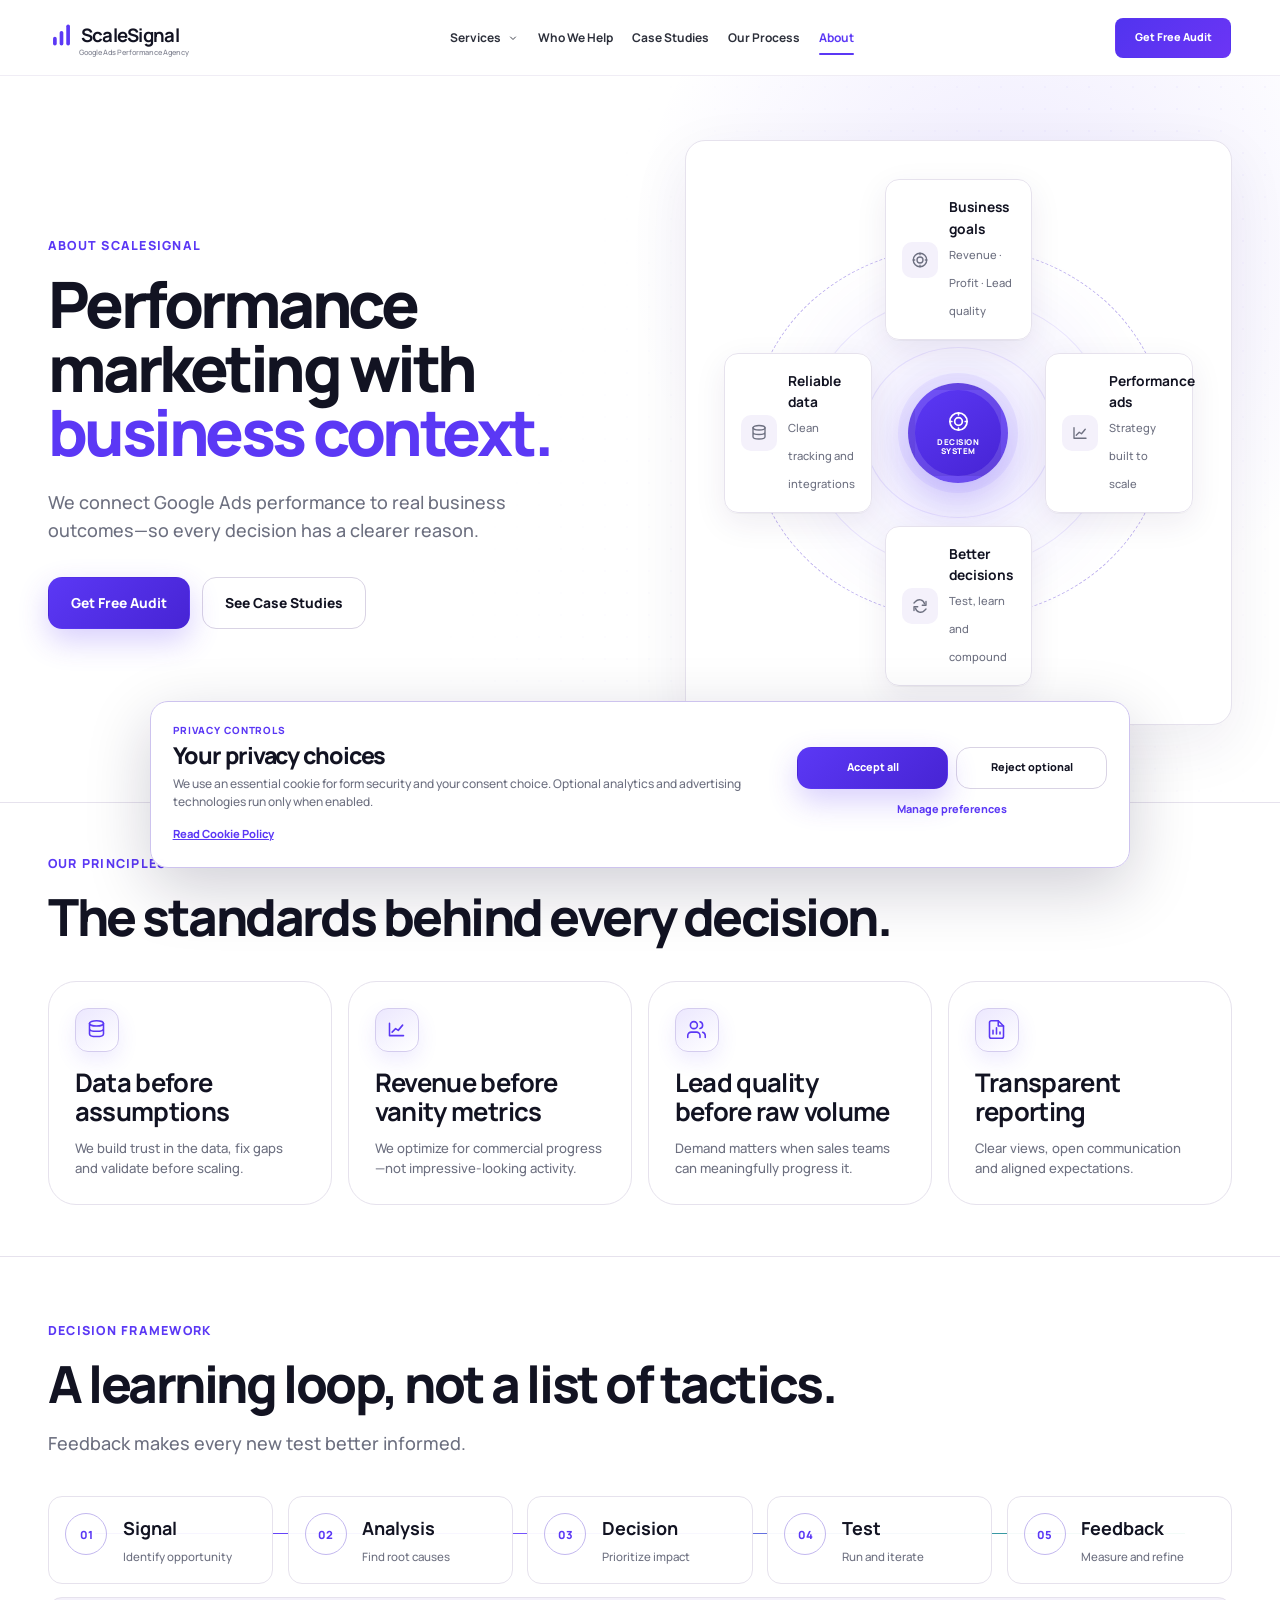
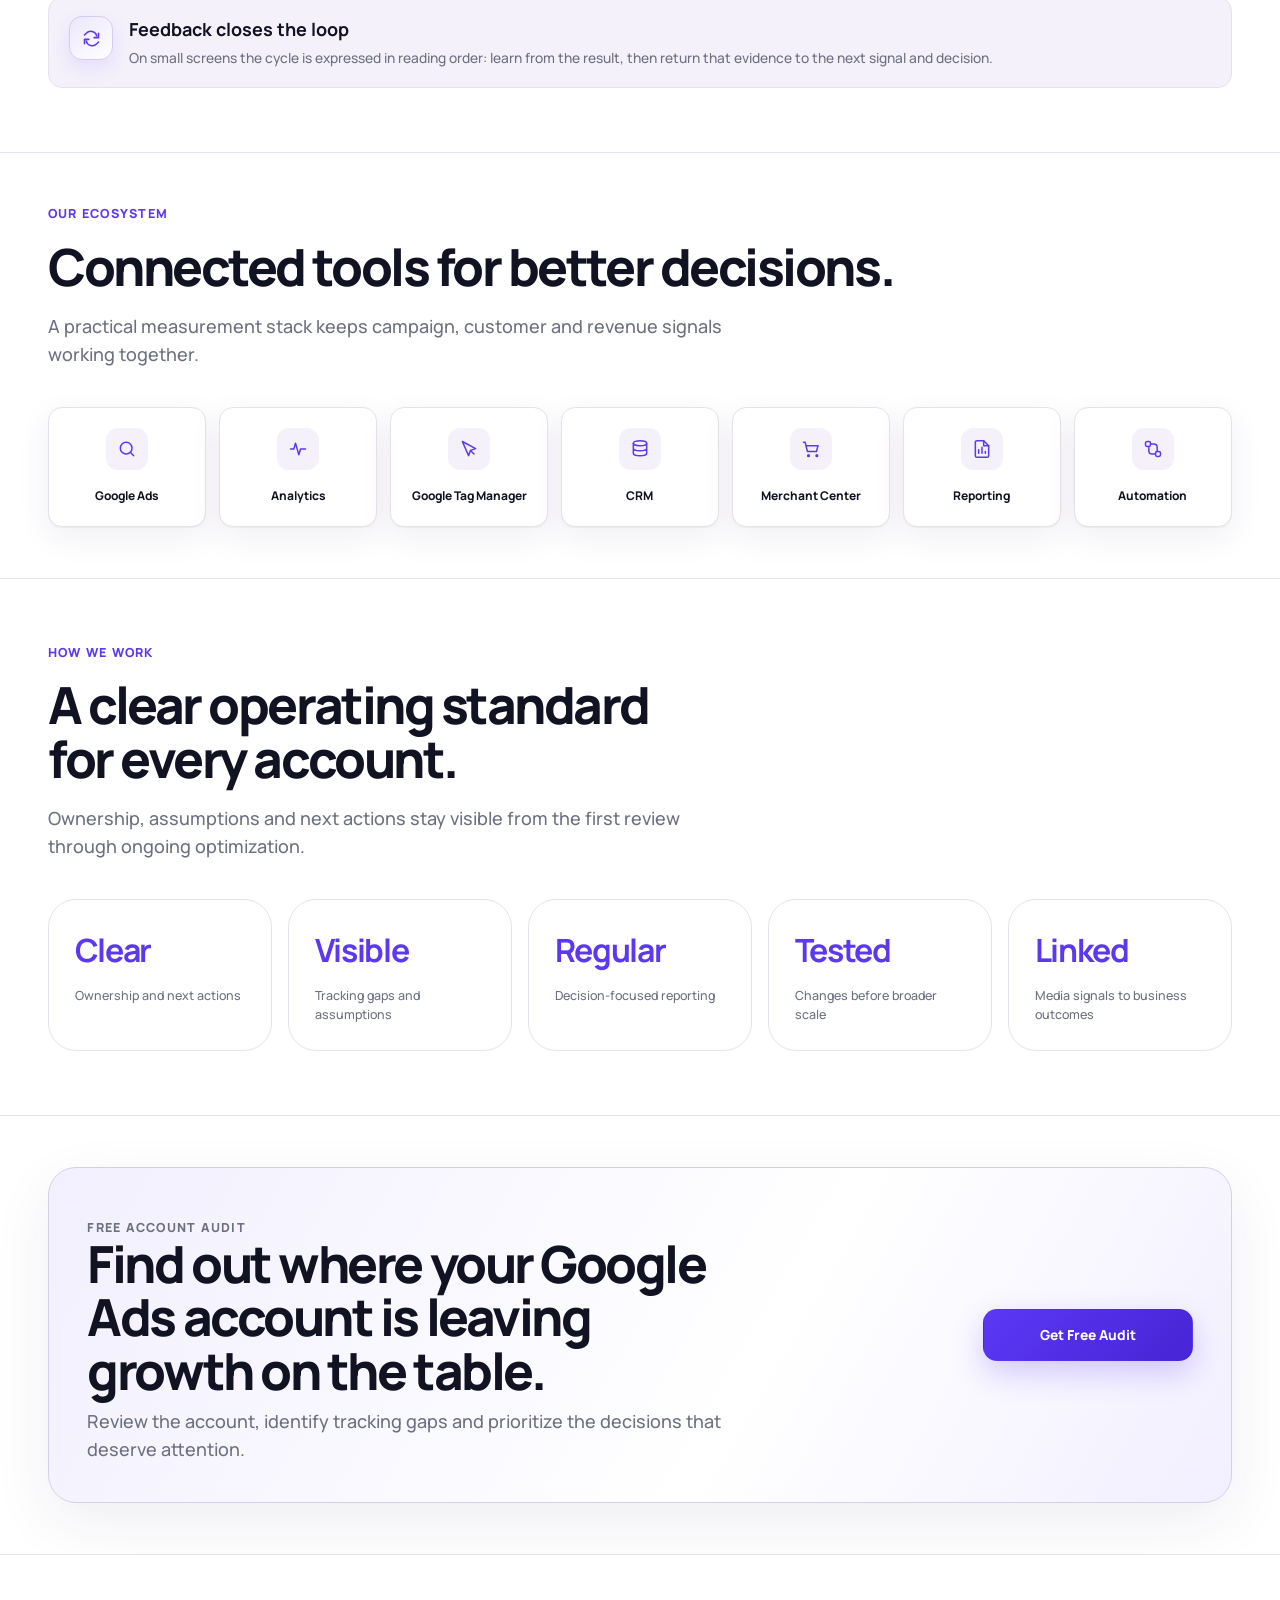
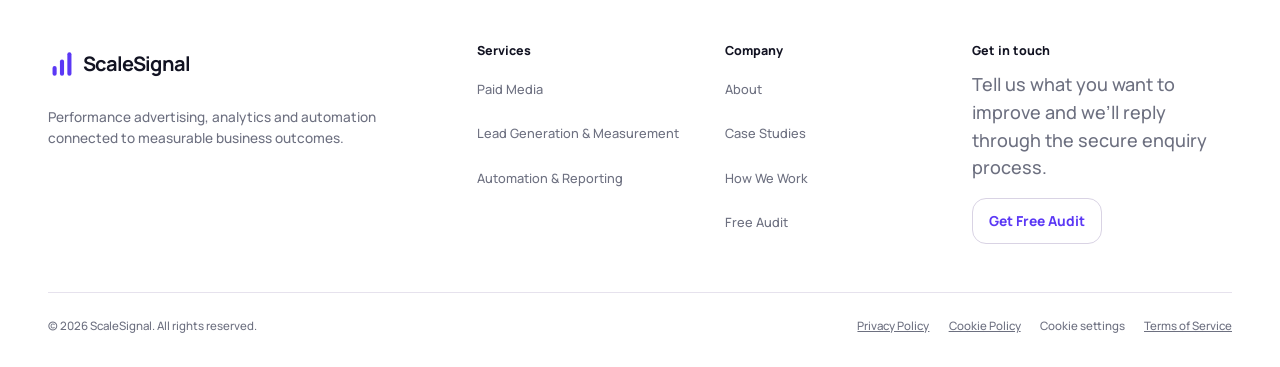
<file: about.html>
<!doctype html>
<html lang="en">
<head>
  <meta charset="utf-8"><meta name="viewport" content="width=device-width, initial-scale=1"><meta name="description" content="A performance marketing approach built around data and business context."><meta name="theme-color" content="#F8F7FB">
  <link rel="preconnect" href="https://fonts.googleapis.com"><link rel="preconnect" href="https://fonts.gstatic.com" crossorigin><link href="https://fonts.googleapis.com/css2?family=Manrope:wght@400;500;600;700;800&display=swap" rel="stylesheet">
  <link rel="stylesheet" href="/css/base.css?v=20260902-11"><link rel="stylesheet" href="/css/components.css?v=20260902-8"><link rel="stylesheet" href="/css/layout.css?v=20260905-10"><link rel="stylesheet" href="/css/pages/about.css?v=20260902-8"><link rel="stylesheet" href="/css/responsive.css?v=20260903-12">
  <title>About</title>
</head>
<body data-page="about">
  <a class="skip-link" href="#main">Skip to content</a><div data-site-header></div>
  <main id="main">
    <section class="page-hero about-hero" aria-labelledby="about-title"><div class="container about-hero__grid">
      <div class="page-hero__copy" data-reveal><p class="eyebrow" data-config="pages.about.hero.eyebrow">About</p><h1 class="display-lg" id="about-title" data-config="pages.about.hero.title" data-accent-config="pages.about.hero.titleAccent">Performance marketing with business context.</h1><p class="lede" data-config="pages.about.hero.text">Connect marketing decisions to business outcomes.</p><div class="button-group"><a class="button button--primary" data-config="cta.primary.shortLabel" data-config-href="cta.primary.url">Get Free Audit</a><a class="button button--secondary" data-config="cta.secondary.label" data-config-href="cta.secondary.url">See Case Studies</a></div></div>
      <div class="decision-visual" aria-label="Decision system: business goals, reliable data, performance ads and better decisions" data-reveal>
        <div class="decision-visual__orbit" aria-hidden="true"></div>
        <div class="decision-visual__center" aria-hidden="true"><span data-icon="target"></span><small>Decision<br>system</small></div>
        <article class="decision-node"><span class="decision-node__icon" data-icon="target"></span><div><strong data-config="pages.about.decisionNodes.0.title">Business goals</strong><span data-config="pages.about.decisionNodes.0.text">Revenue and profit</span></div></article>
        <article class="decision-node"><span class="decision-node__icon" data-icon="database"></span><div><strong data-config="pages.about.decisionNodes.1.title">Reliable data</strong><span data-config="pages.about.decisionNodes.1.text">Clean tracking</span></div></article>
        <article class="decision-node"><span class="decision-node__icon" data-icon="chart"></span><div><strong data-config="pages.about.decisionNodes.2.title">Performance ads</strong><span data-config="pages.about.decisionNodes.2.text">Strategy built to scale</span></div></article>
        <article class="decision-node"><span class="decision-node__icon" data-icon="refresh"></span><div><strong data-config="pages.about.decisionNodes.3.title">Better decisions</strong><span data-config="pages.about.decisionNodes.3.text">Test and learn</span></div></article>
      </div>
    </div></section>

    <section class="section section--compact" aria-labelledby="principles-title"><div class="container"><header class="section-heading" data-reveal><p class="eyebrow" data-config="pages.about.principles.eyebrow">Our principles</p><h2 id="principles-title" data-config="pages.about.principles.title">The standards behind every decision.</h2></header><div class="principles-grid" data-config-list="pages.about.principles.items"><template><article class="card principle-card" data-reveal><span class="icon-badge" data-config-item-icon="icon"></span><h3 data-config-item="title"></h3><p data-config-item="text"></p></article></template></div></div></section>

    <section class="section" aria-labelledby="framework-title"><div class="container"><header class="section-heading" data-reveal><p class="eyebrow" data-config="pages.about.framework.eyebrow">Decision framework</p><h2 id="framework-title" data-config="pages.about.framework.title">A learning loop, not a list of tactics.</h2><p class="section-heading__text" data-config="pages.about.framework.text">Feedback makes each test better informed.</p></header><div class="framework" data-config-list="pages.about.framework.items"><template><article class="framework-step" data-reveal><span class="framework-step__number" data-config-item="index"></span><strong data-config-item="title"></strong><span data-config-item="text"></span></article></template></div><div class="notice system-feedback" data-reveal><span class="icon-badge" data-icon="refresh"></span><div><strong>Feedback closes the loop</strong><p>On small screens the cycle is expressed in reading order: learn from the result, then return that evidence to the next signal and decision.</p></div></div></div></section>

    <section class="section section--compact" aria-labelledby="ecosystem-title"><div class="container"><header class="section-heading" data-reveal><p class="eyebrow" data-config="pages.about.ecosystem.eyebrow">Our ecosystem</p><h2 id="ecosystem-title" data-config="pages.about.ecosystem.title">Connected tools for better decisions.</h2><p class="section-heading__text" data-config="pages.about.ecosystem.text">A practical measurement stack keeps campaign, customer and revenue signals working together.</p></header><div class="ecosystem" data-config-list="pages.about.ecosystem.items"><template><div class="ecosystem-item" data-reveal><span class="ecosystem-mark" data-config-item-icon="icon"></span><span data-config-item="title"></span></div></template></div></div></section>

    <section class="section" aria-labelledby="evidence-title"><div class="container"><header class="section-heading" data-reveal><p class="eyebrow" data-config="pages.about.evidence.eyebrow">How we work</p><h2 id="evidence-title" data-config="pages.about.evidence.title">A clear operating standard for every account.</h2><p class="section-heading__text" data-config="pages.about.evidence.text">Ownership, assumptions and next actions stay visible throughout the engagement.</p></header><div class="evidence-grid" data-config-list="pages.about.evidence.items"><template><article class="card evidence-card" data-reveal><strong data-config-item="value"></strong><span data-config-item="label"></span></article></template></div></div></section>

    <section class="section section--compact" aria-labelledby="about-cta-title"><div class="container"><div class="final-cta" data-reveal><div><p class="eyebrow">Free account audit</p><h2 id="about-cta-title" data-config="common.finalCtaTitle">Find the next action.</h2><p>Review the account, identify tracking gaps and prioritize the decisions that deserve attention.</p></div><a class="button button--primary button--wide" data-config="cta.primary.shortLabel" data-config-href="cta.primary.url">Get Free Audit</a></div></div></section>
  </main>
  <footer data-site-footer></footer>
  <script src="/config/config.js?v=20260905-48"></script><script src="/js/site-content.js?v=20260905-5"></script><script src="/js/config-loader.js?v=20260903-2" defer></script><script src="/js/main.js?v=20260905-5" defer></script><script src="/js/cookie-consent.js?v=20260905-1" defer></script><script src="/js/navigation.js?v=20260905-3" defer></script><script src="/js/animations.js?v=20260902-8" defer></script>
</body>
</html>
</file>
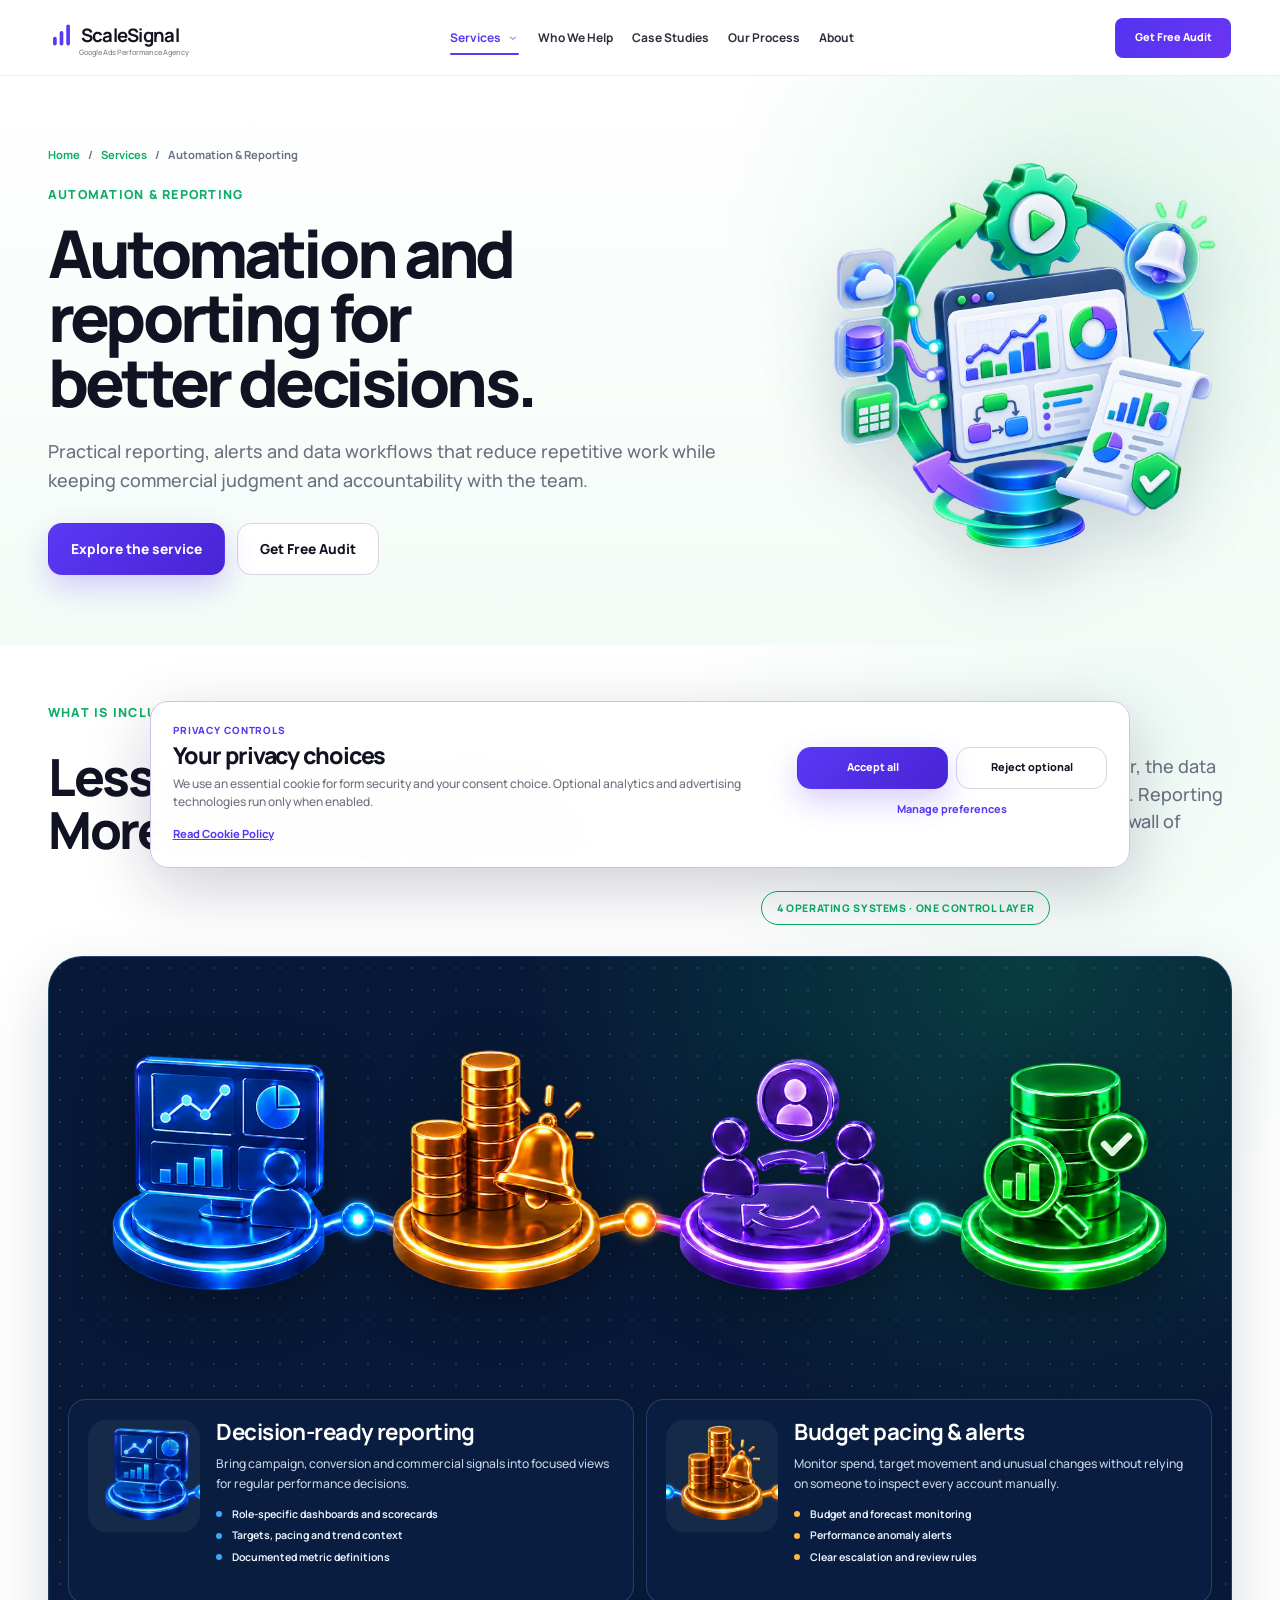
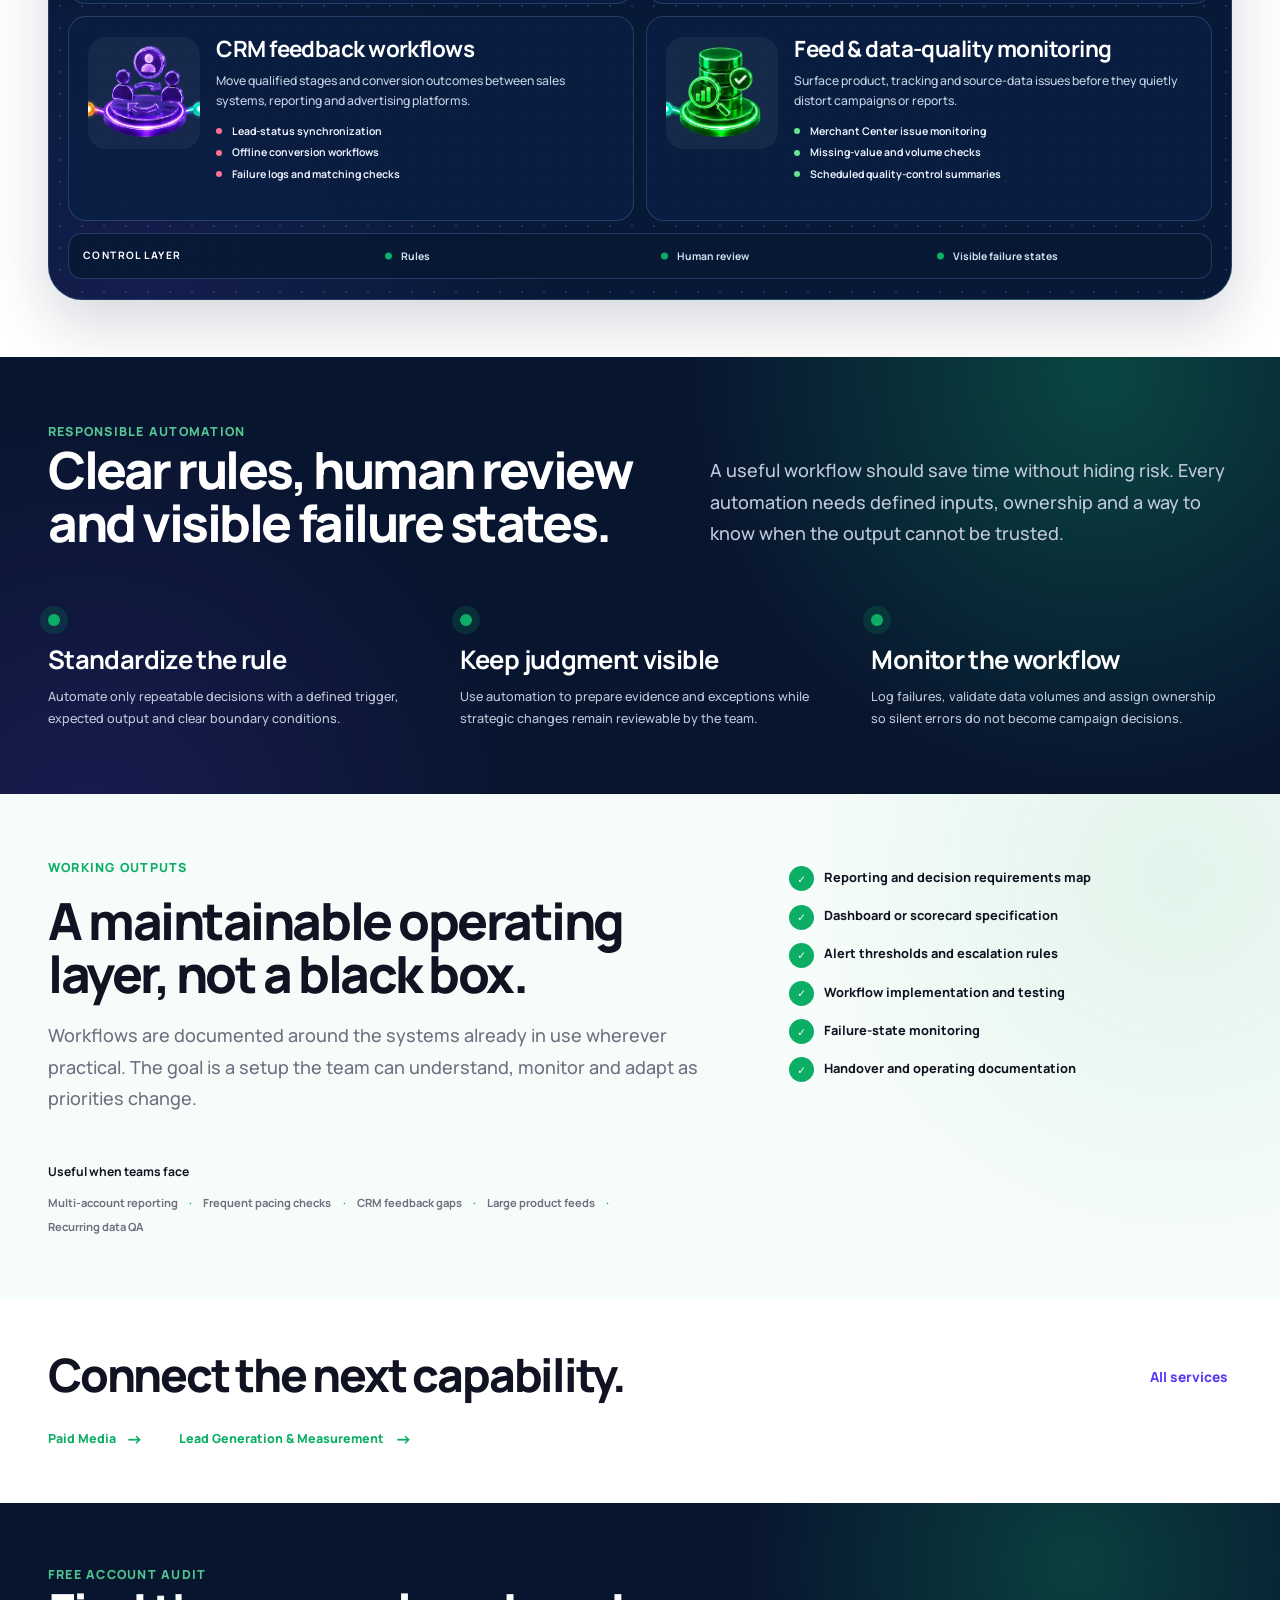
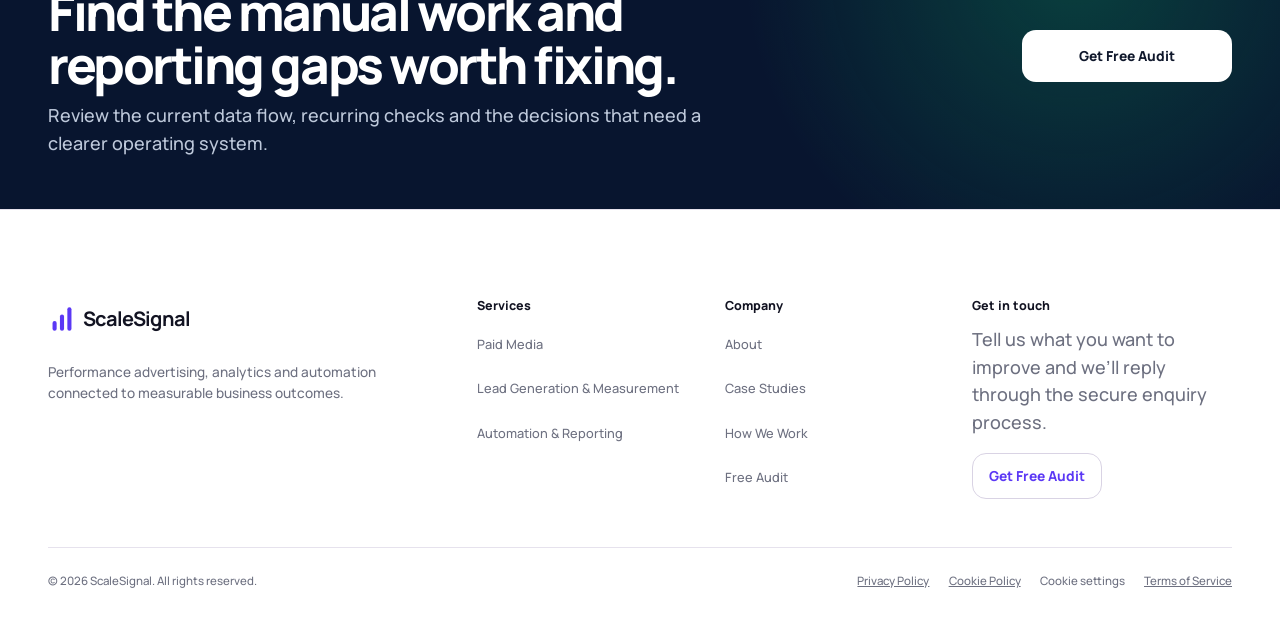
<file: automation-reporting.html>
<!doctype html>
<html lang="en">
<head>
  <meta charset="utf-8"><meta name="viewport" content="width=device-width, initial-scale=1"><meta name="description" content="Decision-ready reporting, monitoring and practical automation for paid media, CRM and product data workflows."><meta name="theme-color" content="#F8F7FB">
  <link rel="preconnect" href="https://fonts.googleapis.com"><link rel="preconnect" href="https://fonts.gstatic.com" crossorigin><link href="https://fonts.googleapis.com/css2?family=Manrope:wght@400;500;600;700;800&display=swap" rel="stylesheet">
  <link rel="stylesheet" href="/css/base.css?v=20260902-11"><link rel="stylesheet" href="/css/components.css?v=20260902-8"><link rel="stylesheet" href="/css/layout.css?v=20260905-10"><link rel="stylesheet" href="/css/pages/service-detail.css?v=20260905-9"><link rel="stylesheet" href="/css/responsive.css?v=20260903-12">
  <title>Automation &amp; Reporting</title>
</head>
<body data-page="automationReporting" data-service-theme="automation">
  <a class="skip-link" href="#main">Skip to content</a><div data-site-header></div>
  <main id="main">
    <section class="service-detail-hero" aria-labelledby="automation-reporting-title">
      <div class="container service-detail-hero__grid">
        <div data-reveal>
          <nav class="service-detail-breadcrumb" aria-label="Breadcrumb"><a href="/index.html">Home</a><span aria-hidden="true">/</span><a href="/services.html">Services</a><span aria-hidden="true">/</span><span aria-current="page">Automation &amp; Reporting</span></nav>
          <p class="eyebrow">Automation &amp; Reporting</p>
          <h1 id="automation-reporting-title">Automation and reporting for better decisions.</h1>
          <p class="lede">Practical reporting, alerts and data workflows that reduce repetitive work while keeping commercial judgment and accountability with the team.</p>
          <div class="button-group"><a class="button button--primary" href="#included">Explore the service</a><a class="button button--secondary" data-config="cta.primary.shortLabel" data-config-href="cta.primary.url">Get Free Audit</a></div>
        </div>
        <div class="service-detail-hero__visual service-detail-hero__visual--single" aria-hidden="true" data-reveal>
          <img class="service-art service-art--primary" src="/assets/images/services/automation-reporting-group.webp" alt="" width="1254" height="1254">
        </div>
      </div>
    </section>

    <section class="section service-included" id="included" aria-labelledby="automation-included-title">
      <div class="container">
        <header class="service-detail-intro" data-reveal><p class="eyebrow">What is included</p><h2 id="automation-included-title">Less manual checking. More time for judgment.</h2><p class="section-heading__text">Automation is applied where the rule is clear, the data is dependable and failure can be monitored. Reporting is designed around decisions rather than a wall of metrics.</p><span class="service-included__summary">4 operating systems · one control layer</span></header>
        <div class="service-included__panel">
        <div class="service-included__visual" aria-hidden="true"><img src="/assets/images/services/automation-reporting-included-v1.webp" alt="" width="2078" height="757"></div>
        <div class="offering-grid">
          <article class="offering-card" data-reveal><span class="offering-card__art offering-card__art--1" aria-hidden="true"><img src="/assets/images/services/automation-reporting-included-v1.webp" alt=""></span><h3>Decision-ready reporting</h3><p>Bring campaign, conversion and commercial signals into focused views for regular performance decisions.</p><ul><li>Role-specific dashboards and scorecards</li><li>Targets, pacing and trend context</li><li>Documented metric definitions</li></ul></article>
          <article class="offering-card" data-reveal><span class="offering-card__art offering-card__art--2" aria-hidden="true"><img src="/assets/images/services/automation-reporting-included-v1.webp" alt=""></span><h3>Budget pacing &amp; alerts</h3><p>Monitor spend, target movement and unusual changes without relying on someone to inspect every account manually.</p><ul><li>Budget and forecast monitoring</li><li>Performance anomaly alerts</li><li>Clear escalation and review rules</li></ul></article>
          <article class="offering-card" data-reveal><span class="offering-card__art offering-card__art--3" aria-hidden="true"><img src="/assets/images/services/automation-reporting-included-v1.webp" alt=""></span><h3>CRM feedback workflows</h3><p>Move qualified stages and conversion outcomes between sales systems, reporting and advertising platforms.</p><ul><li>Lead-status synchronization</li><li>Offline conversion workflows</li><li>Failure logs and matching checks</li></ul></article>
          <article class="offering-card" data-reveal><span class="offering-card__art offering-card__art--4" aria-hidden="true"><img src="/assets/images/services/automation-reporting-included-v1.webp" alt=""></span><h3>Feed &amp; data-quality monitoring</h3><p>Surface product, tracking and source-data issues before they quietly distort campaigns or reports.</p><ul><li>Merchant Center issue monitoring</li><li>Missing-value and volume checks</li><li>Scheduled quality-control summaries</li></ul></article>
        </div>
        <div class="service-management"><strong>Control layer</strong><span>Rules</span><span>Human review</span><span>Visible failure states</span></div>
        </div>
      </div>
    </section>

    <section class="section service-method" aria-labelledby="automation-method-title">
      <div class="container">
        <div class="service-method__head" data-reveal><div><p class="eyebrow">Responsible automation</p><h2 id="automation-method-title">Clear rules, human review and visible failure states.</h2></div><p>A useful workflow should save time without hiding risk. Every automation needs defined inputs, ownership and a way to know when the output cannot be trusted.</p></div>
        <div class="service-method__grid">
          <article class="service-method__card" data-reveal><i></i><h3>Standardize the rule</h3><p>Automate only repeatable decisions with a defined trigger, expected output and clear boundary conditions.</p></article>
          <article class="service-method__card" data-reveal><i></i><h3>Keep judgment visible</h3><p>Use automation to prepare evidence and exceptions while strategic changes remain reviewable by the team.</p></article>
          <article class="service-method__card" data-reveal><i></i><h3>Monitor the workflow</h3><p>Log failures, validate data volumes and assign ownership so silent errors do not become campaign decisions.</p></article>
        </div>
      </div>
    </section>

    <section class="section service-deliverables" aria-labelledby="automation-outputs-title">
      <div class="container service-deliverables__grid">
        <div class="service-deliverables__copy" data-reveal><p class="eyebrow">Working outputs</p><h2 id="automation-outputs-title">A maintainable operating layer, not a black box.</h2><p>Workflows are documented around the systems already in use wherever practical. The goal is a setup the team can understand, monitor and adapt as priorities change.</p><div class="service-fit"><strong>Useful when teams face</strong><div class="service-fit__tags"><span>Multi-account reporting</span><span>Frequent pacing checks</span><span>CRM feedback gaps</span><span>Large product feeds</span><span>Recurring data QA</span></div></div></div>
        <ul class="deliverable-list" data-reveal><li>Reporting and decision requirements map</li><li>Dashboard or scorecard specification</li><li>Alert thresholds and escalation rules</li><li>Workflow implementation and testing</li><li>Failure-state monitoring</li><li>Handover and operating documentation</li></ul>
      </div>
    </section>

    <section class="section section--compact service-siblings" aria-labelledby="automation-related-title"><div class="container"><div class="service-siblings__head"><h2 id="automation-related-title">Connect the next capability.</h2><a class="button button--ghost" href="/services.html">All services</a></div><div class="service-siblings__grid"><a class="service-sibling" href="/paid-media.html"><span>Paid Media</span></a><a class="service-sibling" href="/lead-generation-measurement.html"><span>Lead Generation &amp; Measurement</span></a></div></div></section>

    <section class="section section--compact service-detail-cta" aria-labelledby="automation-cta-title"><div class="container"><div class="final-cta" data-reveal><div><p class="eyebrow">Free account audit</p><h2 id="automation-cta-title">Find the manual work and reporting gaps worth fixing.</h2><p>Review the current data flow, recurring checks and the decisions that need a clearer operating system.</p></div><a class="button button--primary button--wide" data-config="cta.primary.shortLabel" data-config-href="cta.primary.url">Get Free Audit</a></div></div></section>
  </main>
  <footer data-site-footer></footer>
  <script src="/config/config.js?v=20260905-48"></script><script src="/js/site-content.js?v=20260905-5"></script><script src="/js/config-loader.js?v=20260903-2" defer></script><script src="/js/main.js?v=20260905-5" defer></script><script src="/js/cookie-consent.js?v=20260905-1" defer></script><script src="/js/navigation.js?v=20260905-3" defer></script><script src="/js/animations.js?v=20260902-8" defer></script>
</body>
</html>
</file>
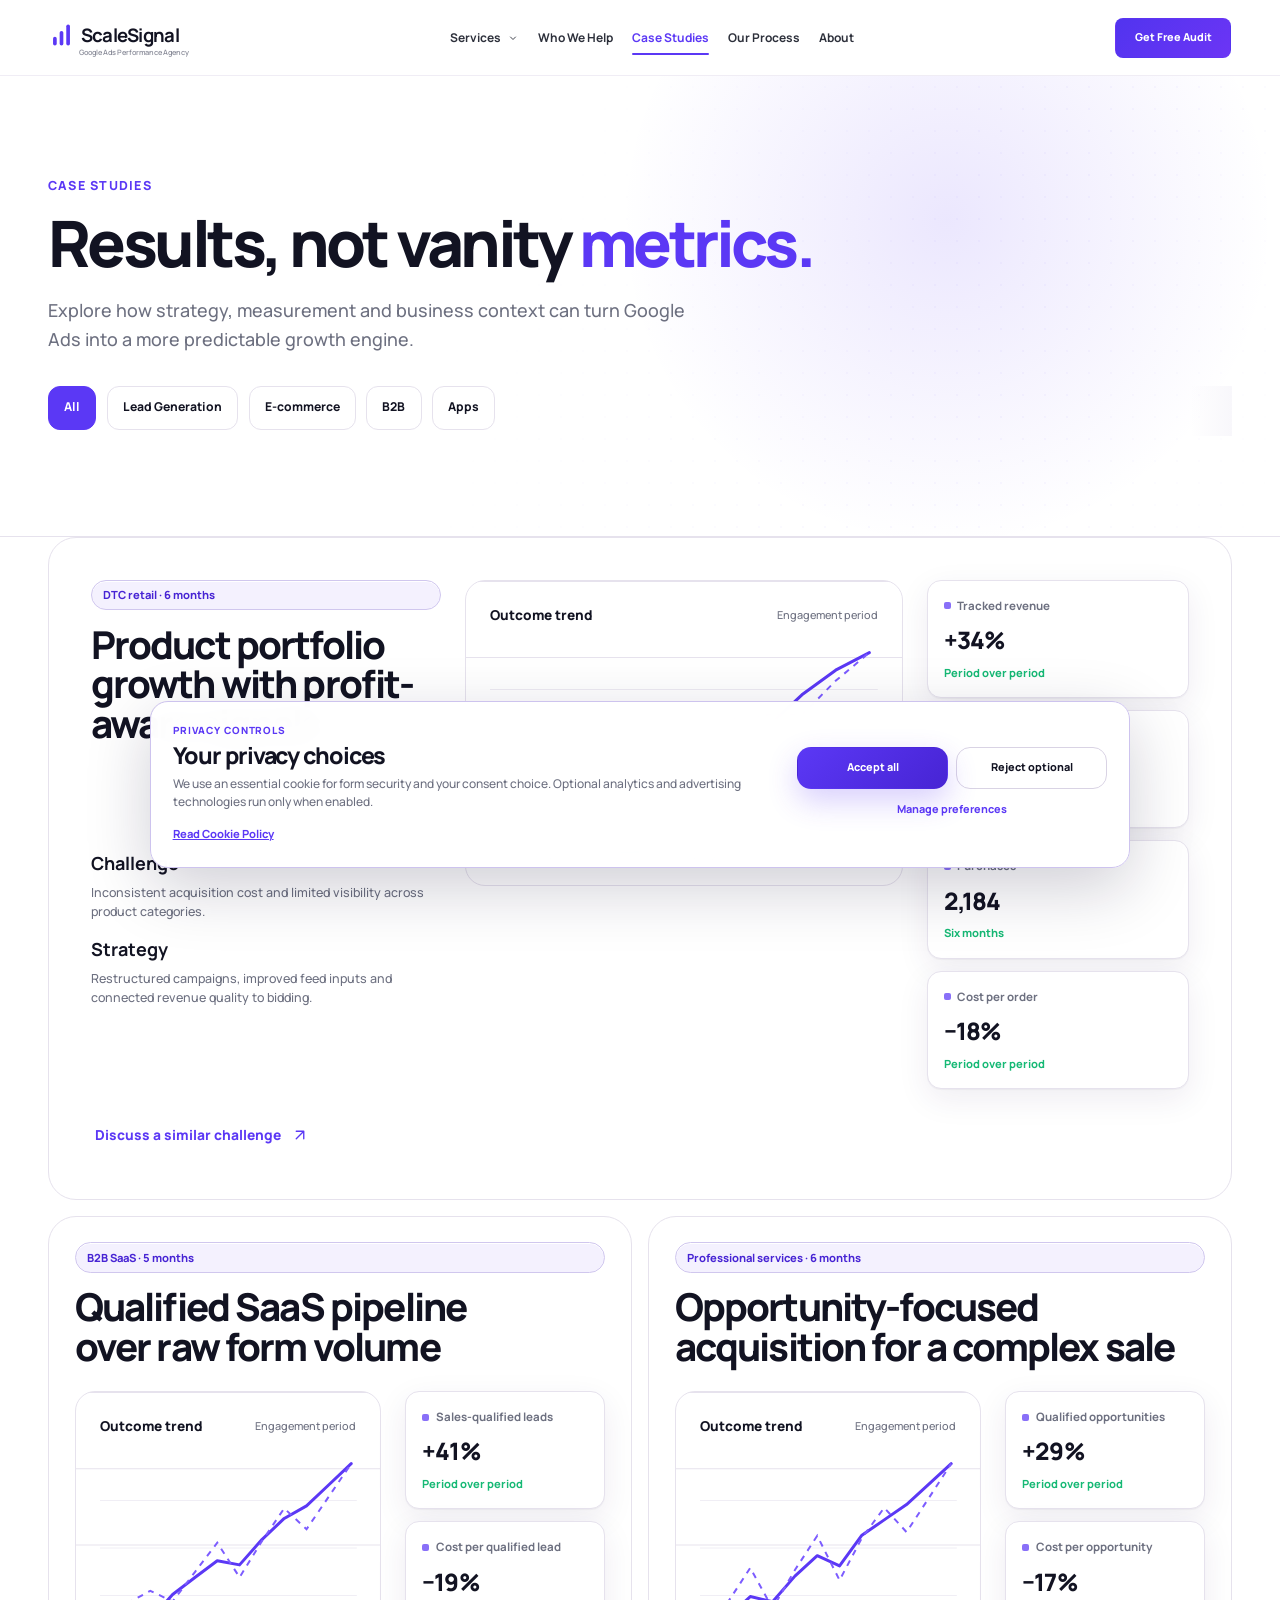
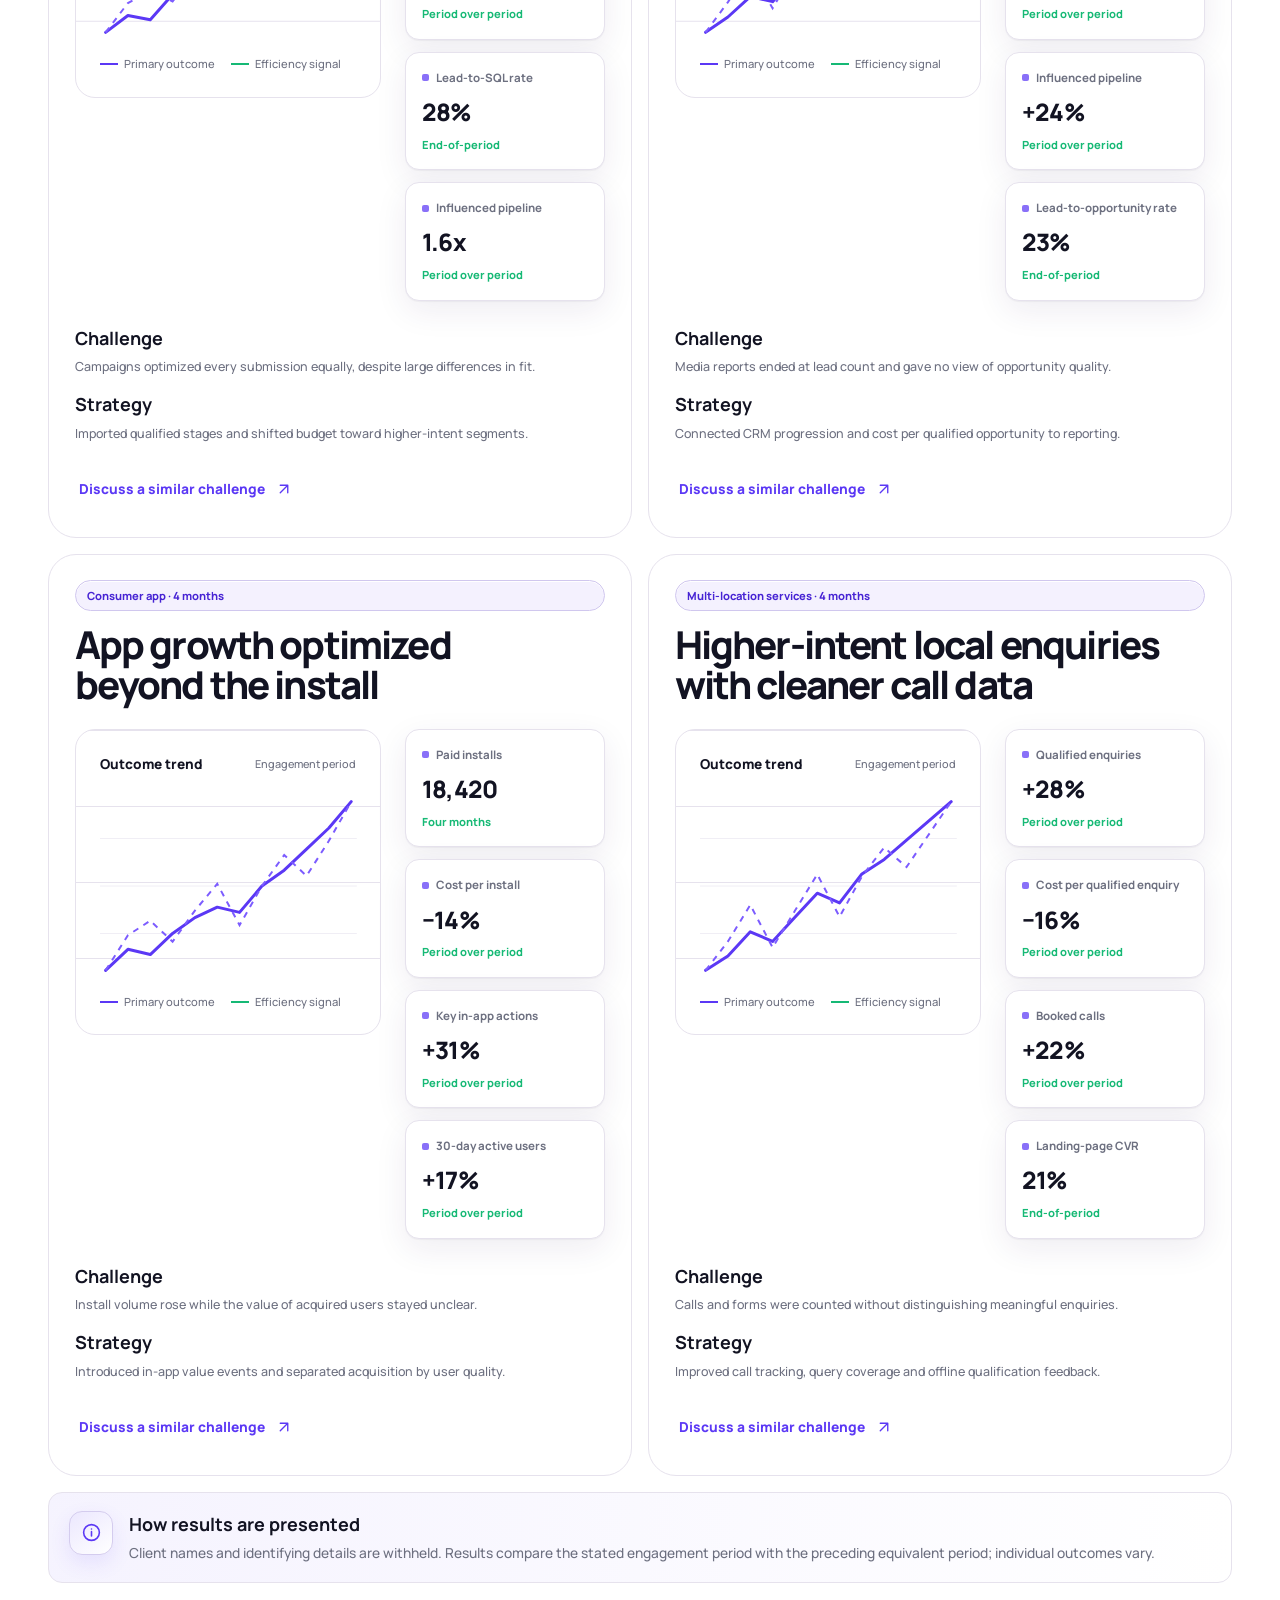
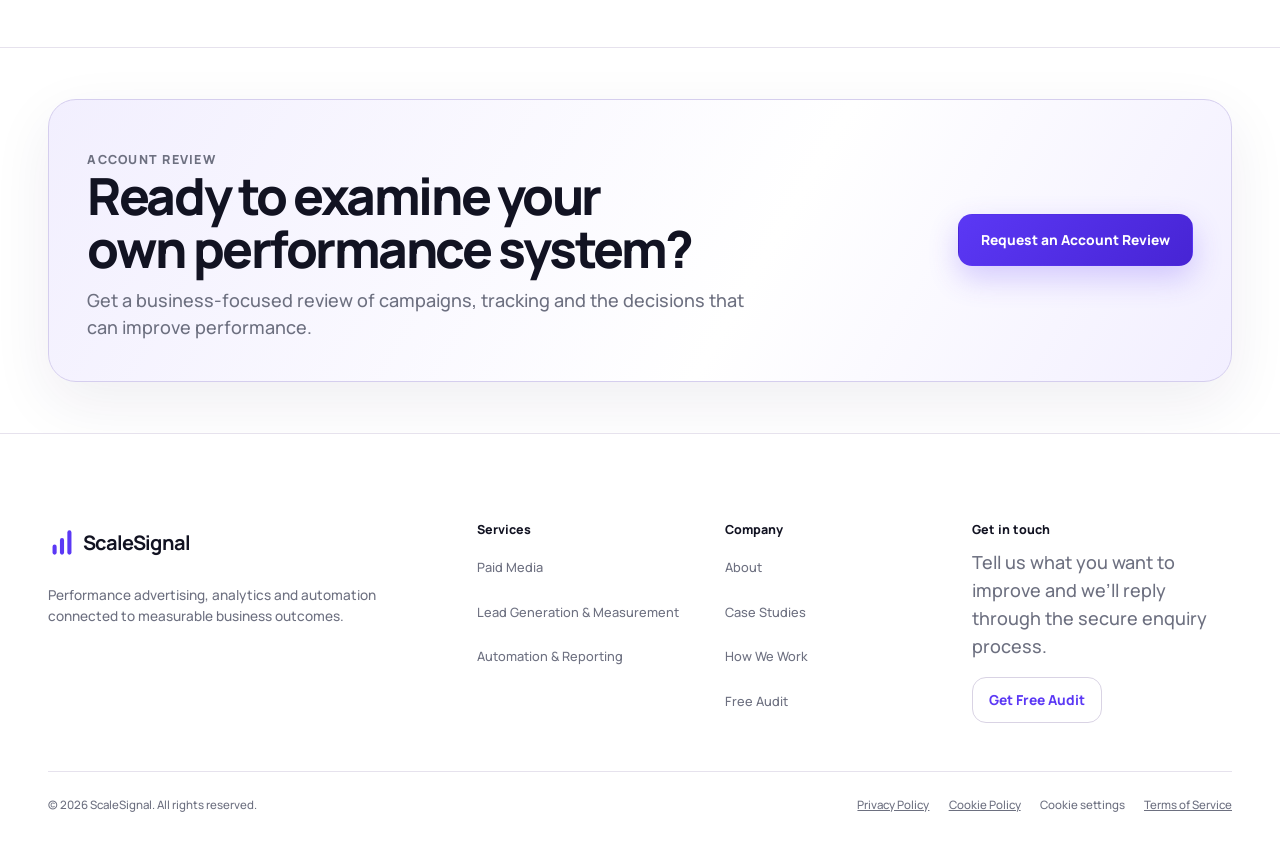
<file: case-studies.html>
<!doctype html>
<html lang="en">
<head>
  <meta charset="utf-8"><meta name="viewport" content="width=device-width, initial-scale=1"><meta name="description" content="Anonymized performance marketing results focused on revenue, qualified demand and acquisition efficiency."><meta name="theme-color" content="#F8F7FB">
  <link rel="preconnect" href="https://fonts.googleapis.com"><link rel="preconnect" href="https://fonts.gstatic.com" crossorigin><link href="https://fonts.googleapis.com/css2?family=Manrope:wght@400;500;600;700;800&display=swap" rel="stylesheet">
  <link rel="stylesheet" href="/css/base.css?v=20260902-11"><link rel="stylesheet" href="/css/components.css?v=20260902-8"><link rel="stylesheet" href="/css/layout.css?v=20260905-10"><link rel="stylesheet" href="/css/pages/case-studies.css?v=20260902-8"><link rel="stylesheet" href="/css/responsive.css?v=20260903-12">
  <title>Case Studies</title>
</head>
<body data-page="cases">
  <a class="skip-link" href="#main">Skip to content</a><div data-site-header></div>
  <main id="main">
    <section class="page-hero cases-hero" aria-labelledby="cases-title"><div class="container">
      <div class="cases-hero__copy" data-reveal><p class="eyebrow" data-config="pages.cases.hero.eyebrow">Case studies</p><h1 class="display-lg" id="cases-title" data-config="pages.cases.hero.title" data-accent-config="pages.cases.hero.titleAccent">Results, not vanity metrics.</h1><p class="lede" data-config="pages.cases.hero.text">Explore measurable performance outcomes.</p></div>
      <div class="filter-shell" data-reveal><div class="case-filters" role="group" aria-label="Filter case studies" data-case-filters>
        <button class="case-filter" type="button" data-filter="All" aria-pressed="true" data-config="pages.cases.filters.0">All</button>
        <button class="case-filter" type="button" data-filter="Lead Generation" aria-pressed="false" data-config="pages.cases.filters.1">Lead Generation</button>
        <button class="case-filter" type="button" data-filter="E-commerce" aria-pressed="false" data-config="pages.cases.filters.2">E-commerce</button>
        <button class="case-filter" type="button" data-filter="B2B" aria-pressed="false" data-config="pages.cases.filters.3">B2B</button>
        <button class="case-filter" type="button" data-filter="Apps" aria-pressed="false" data-config="pages.cases.filters.4">Apps</button>
      </div></div>
      <p class="sr-only" aria-live="polite" data-filter-status>5 case studies shown.</p>
    </div></section>

    <section class="section section--topless" aria-labelledby="case-list-title"><div class="container">
      <h2 class="sr-only" id="case-list-title">Case studies</h2>
      <div class="case-grid" data-case-grid data-config-list="pages.cases.items">
        <template>
          <article class="card case-card" data-config-item-category="category" data-config-item-id="id" data-reveal>
            <div class="case-card__copy"><span class="tag" data-config-item="sector"></span><h2 data-config-item="title"></h2></div>
            <div class="metric-grid case-card__metrics"><article class="metric-card"><span class="metric-card__label" data-config-item="metric1Label"></span><strong class="metric-card__value" data-config-item="metric1"></strong><span class="metric-card__trend" data-config-item="metric1Context"></span></article><article class="metric-card"><span class="metric-card__label" data-config-item="metric2Label"></span><strong class="metric-card__value" data-config-item="metric2"></strong><span class="metric-card__trend" data-config-item="metric2Context"></span></article><article class="metric-card"><span class="metric-card__label" data-config-item="metric3Label"></span><strong class="metric-card__value" data-config-item="metric3"></strong><span class="metric-card__trend" data-config-item="metric3Context"></span></article><article class="metric-card"><span class="metric-card__label" data-config-item="metric4Label"></span><strong class="metric-card__value" data-config-item="metric4"></strong><span class="metric-card__trend" data-config-item="metric4Context"></span></article></div>
            <div class="case-card__narrative"><div><strong>Challenge</strong><p data-config-item="challenge"></p></div><div><strong>Strategy</strong><p data-config-item="strategy"></p></div></div>
            <div class="chart-card case-card__chart"><div class="chart-card__head"><strong class="chart-card__title">Outcome trend</strong><span class="chart-card__period">Engagement period</span></div><div data-line-chart data-config-item-values="chart"></div><div class="chart-legend"><span><i></i> Primary outcome</span><span><i></i> Efficiency signal</span></div></div>
            <a class="button button--ghost case-card__link" href="/index.html#contact">Discuss a similar challenge <span data-icon="arrow-up-right"></span></a>
          </article>
        </template>
      </div>
      <div class="notice case-disclaimer" data-reveal><span class="icon-badge" data-icon="info"></span><div><strong>How results are presented</strong><p data-config="pages.cases.methodologyNotice">Client names and identifying details are withheld. Individual outcomes vary.</p></div></div>
    </div></section>

    <section class="section section--compact" aria-labelledby="case-cta-title"><div class="container"><div class="final-cta" data-reveal><div><p class="eyebrow">Account review</p><h2 id="case-cta-title">Ready to examine your own performance system?</h2><p data-config="common.finalCtaText">Get a business-focused review.</p></div><a class="button button--primary button--wide" data-config="cta.cases.label" data-config-href="cta.cases.url">Request an Account Review</a></div></div></section>
  </main>
  <footer data-site-footer></footer>
  <script src="/config/config.js?v=20260905-48"></script><script src="/js/site-content.js?v=20260905-5"></script><script src="/js/config-loader.js?v=20260903-2" defer></script><script src="/js/main.js?v=20260905-5" defer></script><script src="/js/cookie-consent.js?v=20260905-1" defer></script><script src="/js/navigation.js?v=20260905-3" defer></script><script src="/js/animations.js?v=20260902-8" defer></script><script src="/js/charts.js?v=20260902-8" defer></script><script src="/js/case-filter.js?v=20260902-8" defer></script>
</body>
</html>
</file>
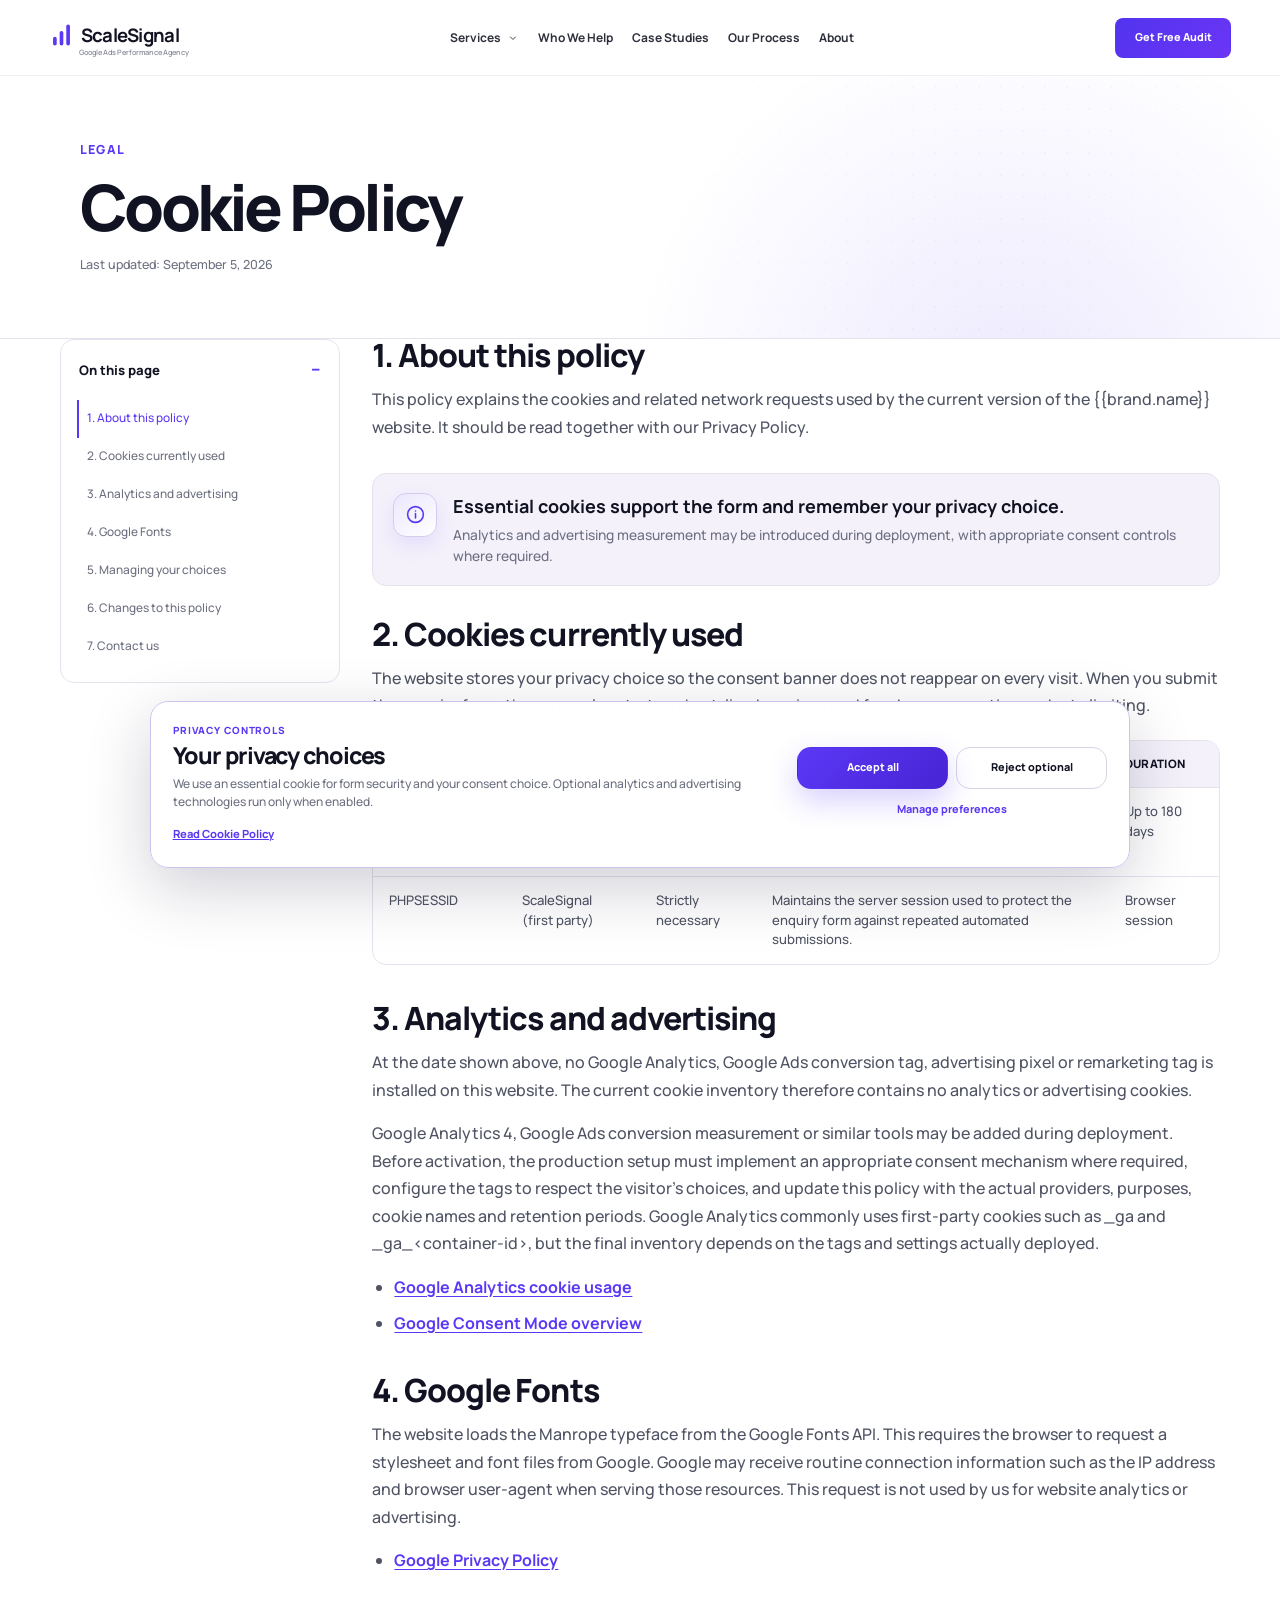
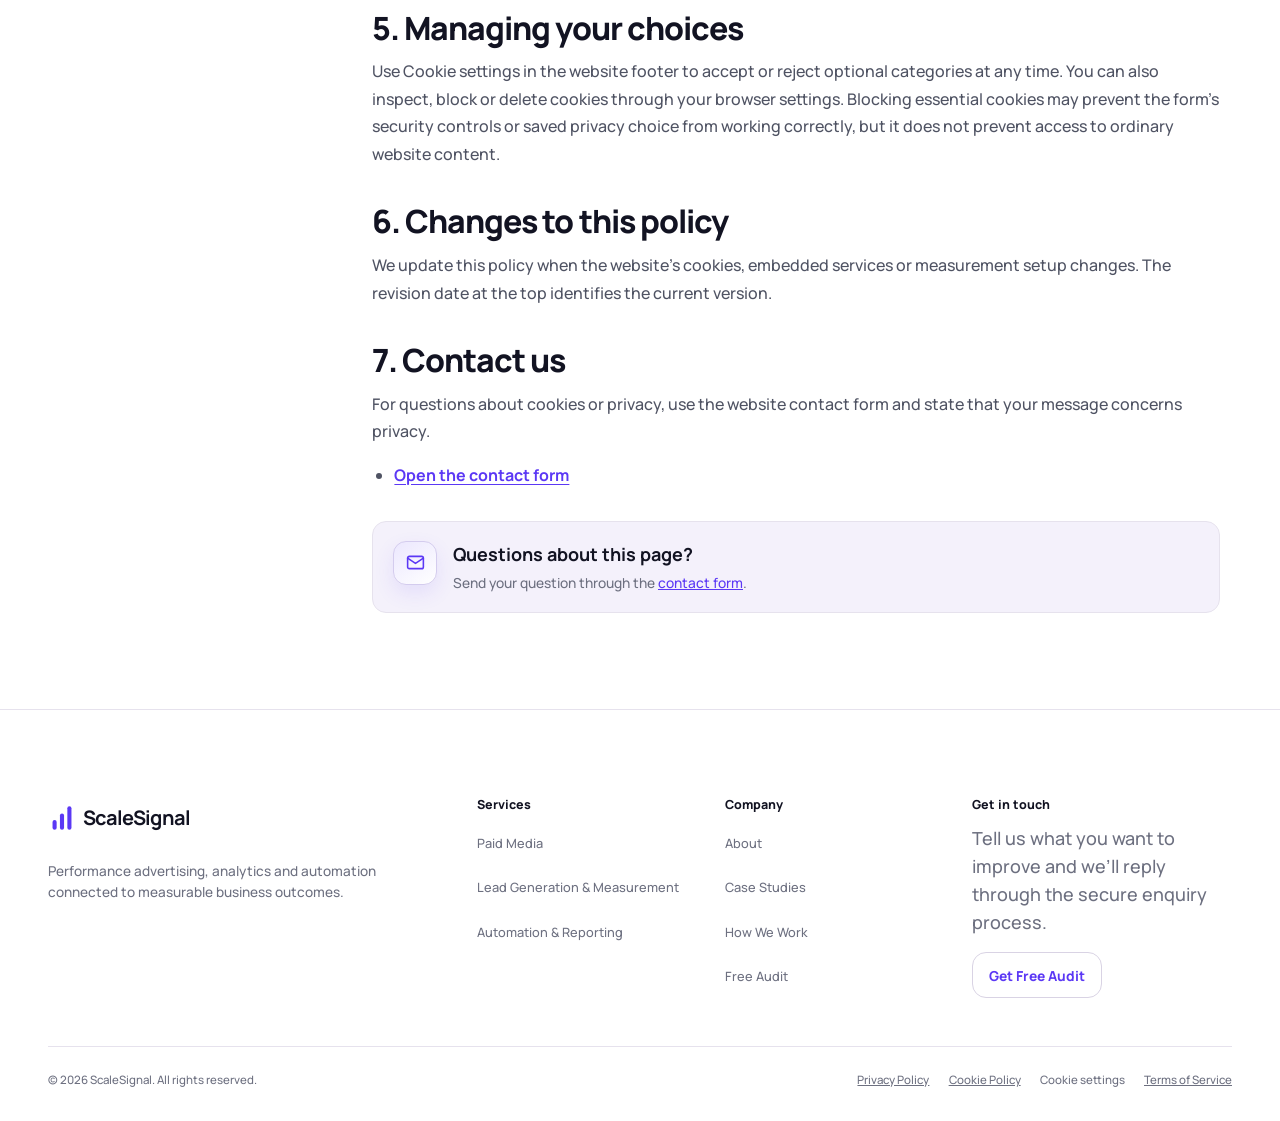
<file: cookie-policy.html>
<!doctype html>
<html lang="en">
<head>
  <meta charset="utf-8"><meta name="viewport" content="width=device-width, initial-scale=1"><meta name="description" content="Current cookie use and conditions for future analytics and advertising measurement."><meta name="theme-color" content="#F8F7FB">
  <link rel="preconnect" href="https://fonts.googleapis.com"><link rel="preconnect" href="https://fonts.gstatic.com" crossorigin><link href="https://fonts.googleapis.com/css2?family=Manrope:wght@400;500;600;700;800&display=swap" rel="stylesheet">
  <link rel="stylesheet" href="/css/base.css?v=20260902-11"><link rel="stylesheet" href="/css/components.css?v=20260902-8"><link rel="stylesheet" href="/css/layout.css?v=20260905-10"><link rel="stylesheet" href="/css/pages/legal.css?v=20260903-10"><link rel="stylesheet" href="/css/responsive.css?v=20260903-12">
  <title>Cookie Policy</title>
</head>
<body data-page="cookies">
  <a class="skip-link" href="#main">Skip to content</a><div data-site-header></div>
  <main id="main">
    <section class="page-hero legal-hero" aria-labelledby="legal-title"><div class="container container--narrow" data-reveal><p class="eyebrow" data-config="pages.cookies.eyebrow">Legal</p><h1 class="display-lg" id="legal-title" data-config="pages.cookies.title">Cookie Policy</h1><p class="legal-updated"><span data-config="pages.cookies.updatedLabel">Last updated</span>: <span data-config="pages.cookies.updated">September 5, 2026</span></p></div></section>
    <section class="section section--topless" aria-label="Cookie Policy content"><div class="container legal-layout">
      <details class="legal-toc" open data-reveal><summary>On this page</summary><nav class="legal-toc__links" aria-label="Cookie Policy table of contents" data-legal-toc></nav></details>
      <article class="legal-article" data-legal-article data-reveal></article>
    </div></section>
  </main>
  <footer data-site-footer></footer>
  <script src="/config/config.js?v=20260905-48"></script><script src="/js/site-content.js?v=20260905-5"></script><script src="/js/config-loader.js?v=20260903-2" defer></script><script src="/js/main.js?v=20260905-5" defer></script><script src="/js/cookie-consent.js?v=20260905-1" defer></script><script src="/js/navigation.js?v=20260905-3" defer></script><script src="/js/animations.js?v=20260902-8" defer></script>
</body>
</html>
</file>
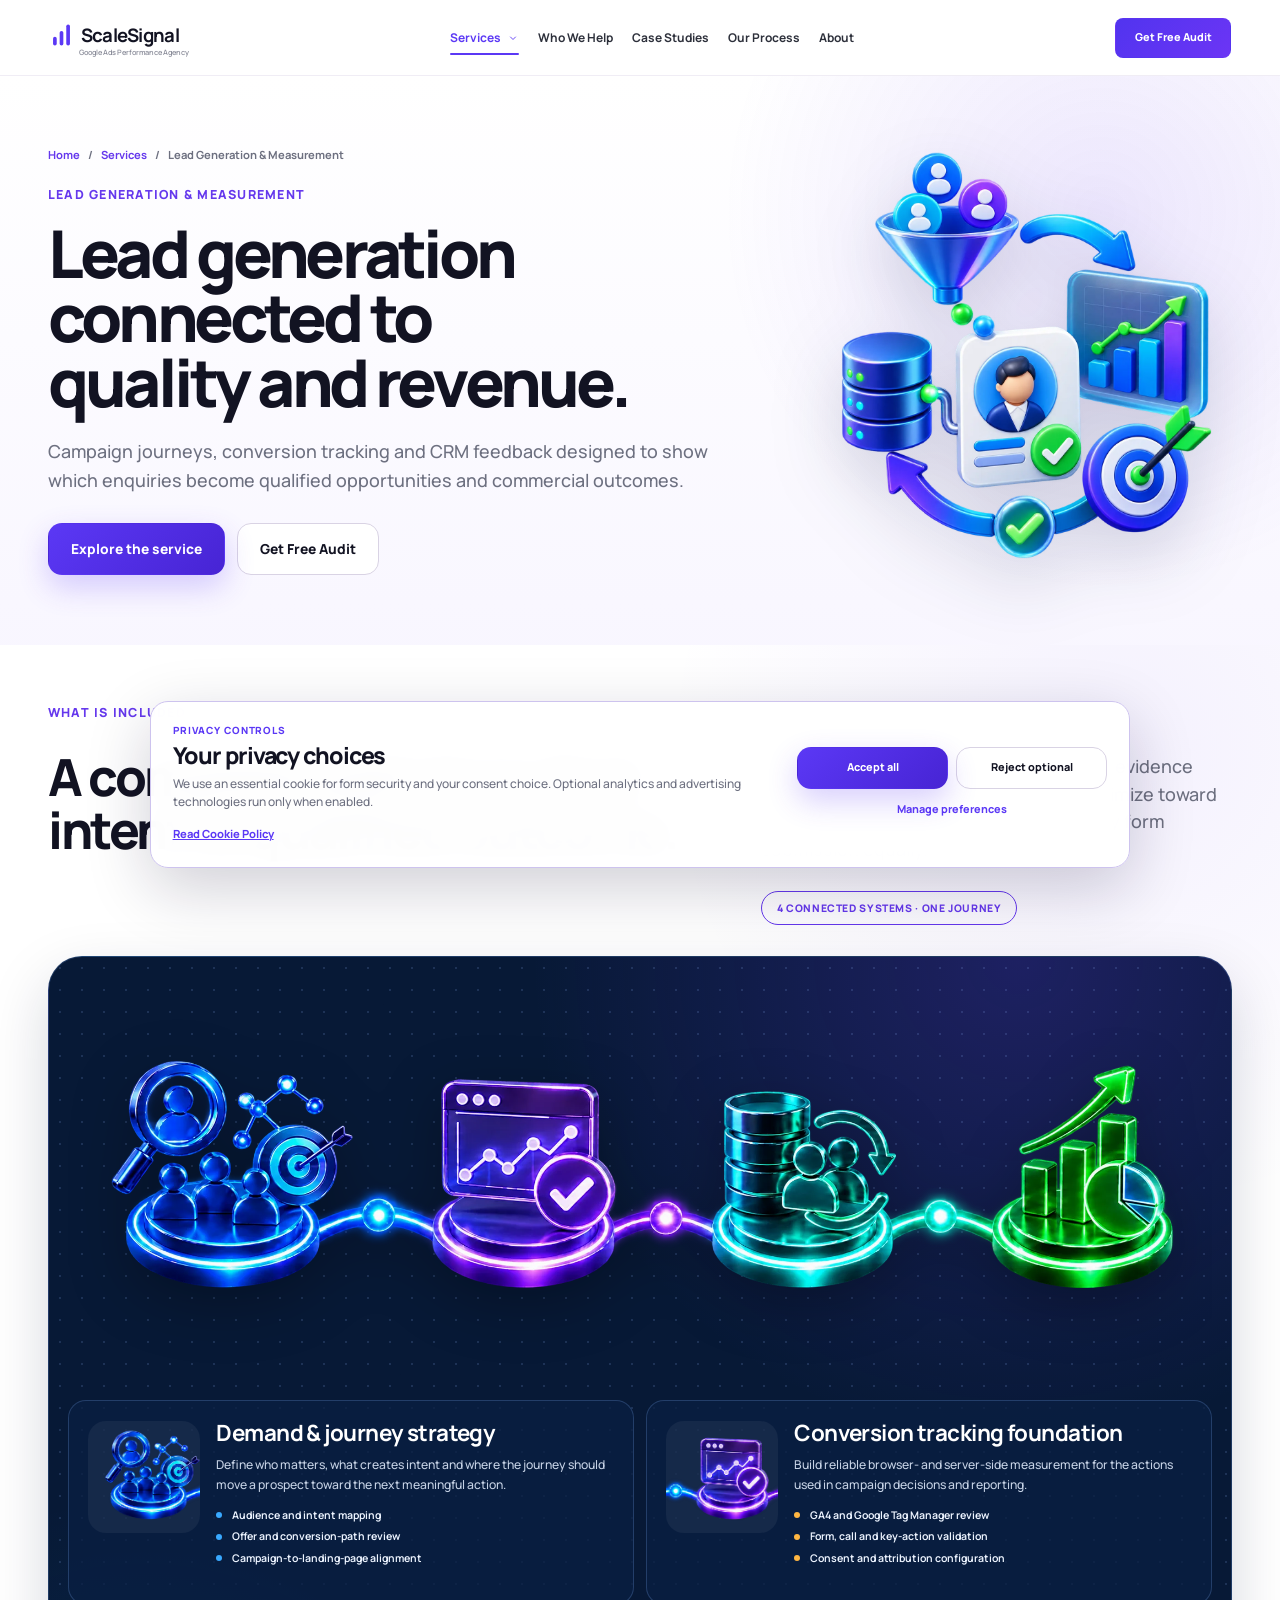
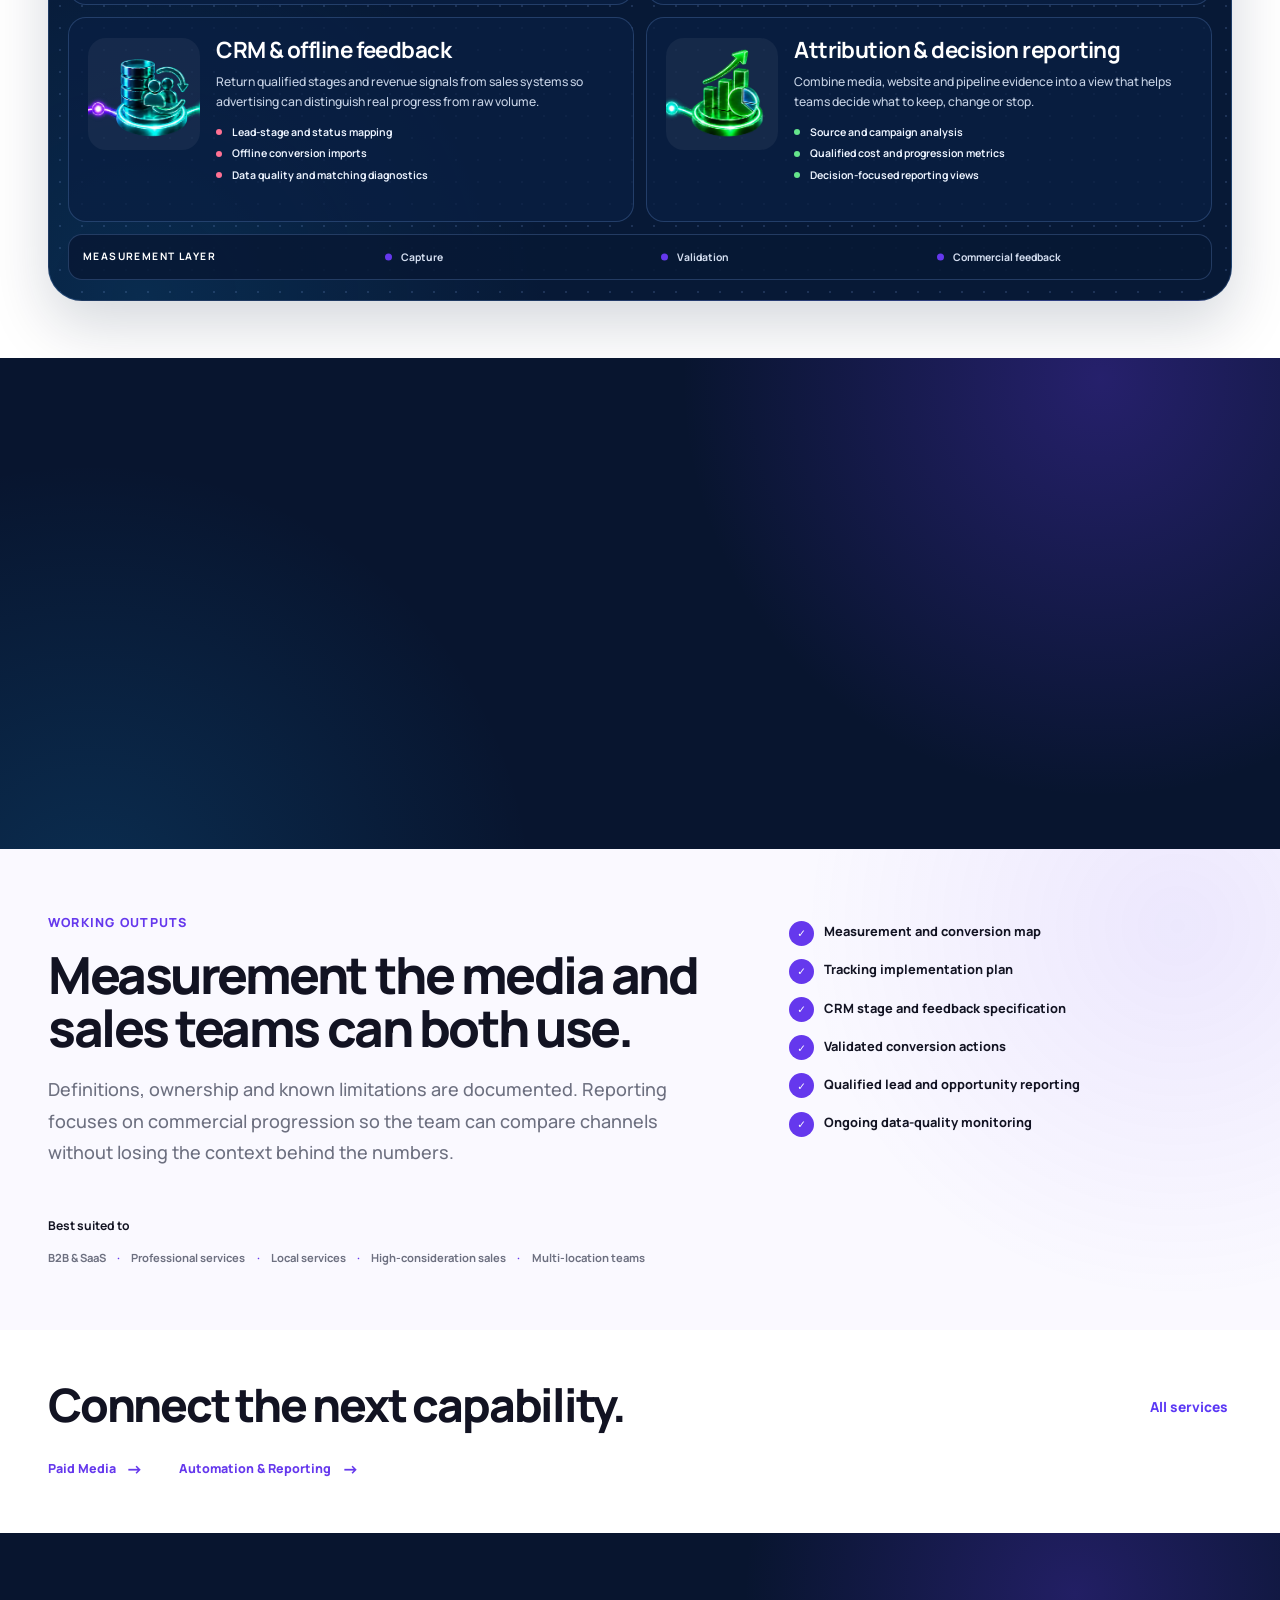
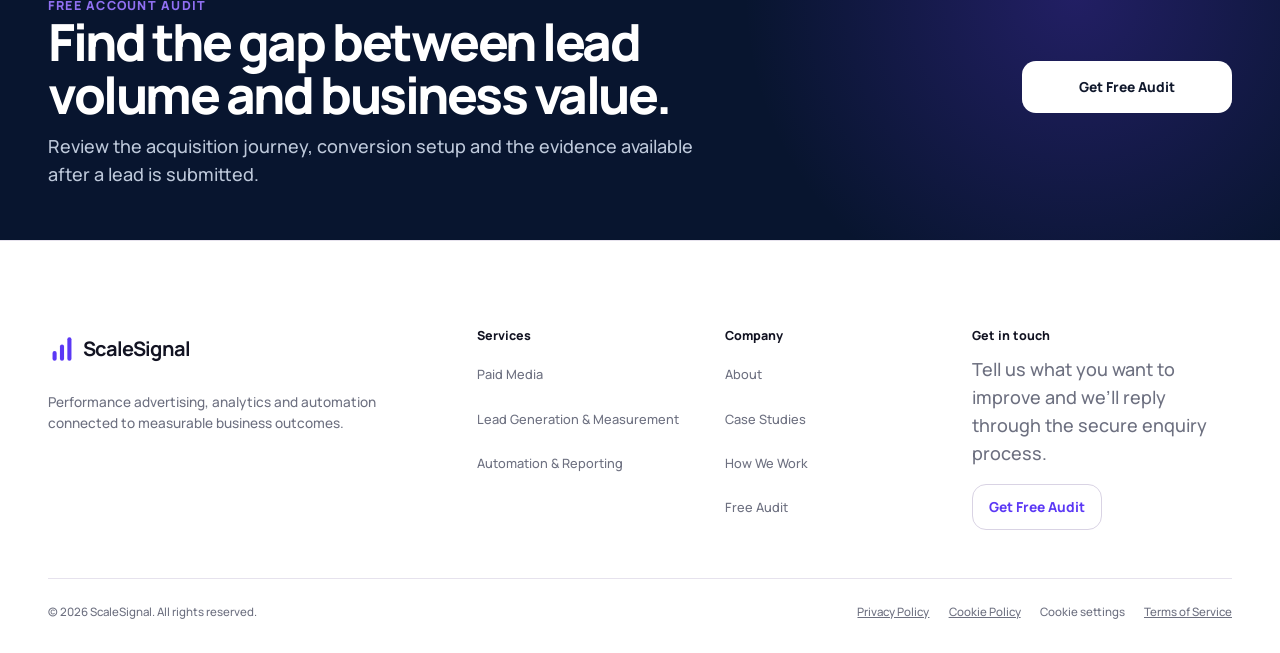
<file: lead-generation-measurement.html>
<!doctype html>
<html lang="en">
<head>
  <meta charset="utf-8"><meta name="viewport" content="width=device-width, initial-scale=1"><meta name="description" content="Lead generation, conversion tracking and CRM feedback connected to qualified demand and commercial progression."><meta name="theme-color" content="#F8F7FB">
  <link rel="preconnect" href="https://fonts.googleapis.com"><link rel="preconnect" href="https://fonts.gstatic.com" crossorigin><link href="https://fonts.googleapis.com/css2?family=Manrope:wght@400;500;600;700;800&display=swap" rel="stylesheet">
  <link rel="stylesheet" href="/css/base.css?v=20260902-11"><link rel="stylesheet" href="/css/components.css?v=20260902-8"><link rel="stylesheet" href="/css/layout.css?v=20260905-10"><link rel="stylesheet" href="/css/pages/service-detail.css?v=20260905-9"><link rel="stylesheet" href="/css/responsive.css?v=20260903-12">
  <title>Lead Generation &amp; Measurement</title>
</head>
<body data-page="leadMeasurement" data-service-theme="measurement">
  <a class="skip-link" href="#main">Skip to content</a><div data-site-header></div>
  <main id="main">
    <section class="service-detail-hero" aria-labelledby="lead-measurement-title">
      <div class="container service-detail-hero__grid">
        <div data-reveal>
          <nav class="service-detail-breadcrumb" aria-label="Breadcrumb"><a href="/index.html">Home</a><span aria-hidden="true">/</span><a href="/services.html">Services</a><span aria-hidden="true">/</span><span aria-current="page">Lead Generation &amp; Measurement</span></nav>
          <p class="eyebrow">Lead Generation &amp; Measurement</p>
          <h1 id="lead-measurement-title">Lead generation connected to quality and revenue.</h1>
          <p class="lede">Campaign journeys, conversion tracking and CRM feedback designed to show which enquiries become qualified opportunities and commercial outcomes.</p>
          <div class="button-group"><a class="button button--primary" href="#included">Explore the service</a><a class="button button--secondary" data-config="cta.primary.shortLabel" data-config-href="cta.primary.url">Get Free Audit</a></div>
        </div>
        <div class="service-detail-hero__visual service-detail-hero__visual--single" aria-hidden="true" data-reveal>
          <img class="service-art service-art--primary" src="/assets/images/services/lead-measurement-group.webp" alt="" width="1254" height="1254">
        </div>
      </div>
    </section>

    <section class="section service-included" id="included" aria-labelledby="lead-included-title">
      <div class="container">
        <header class="service-detail-intro" data-reveal><p class="eyebrow">What is included</p><h2 id="lead-included-title">A complete path from first intent to qualified outcome.</h2><p class="section-heading__text">The work covers both acquisition and the evidence behind it. That means campaigns can optimize toward the actions the business values, not every form submission equally.</p><span class="service-included__summary">4 connected systems · one journey</span></header>
        <div class="service-included__panel">
        <div class="service-included__visual" aria-hidden="true"><img src="/assets/images/services/lead-measurement-included-v1.webp" alt="" width="2076" height="758"></div>
        <div class="offering-grid">
          <article class="offering-card" data-reveal><span class="offering-card__art offering-card__art--1" aria-hidden="true"><img src="/assets/images/services/lead-measurement-included-v1.webp" alt=""></span><h3>Demand &amp; journey strategy</h3><p>Define who matters, what creates intent and where the journey should move a prospect toward the next meaningful action.</p><ul><li>Audience and intent mapping</li><li>Offer and conversion-path review</li><li>Campaign-to-landing-page alignment</li></ul></article>
          <article class="offering-card" data-reveal><span class="offering-card__art offering-card__art--2" aria-hidden="true"><img src="/assets/images/services/lead-measurement-included-v1.webp" alt=""></span><h3>Conversion tracking foundation</h3><p>Build reliable browser- and server-side measurement for the actions used in campaign decisions and reporting.</p><ul><li>GA4 and Google Tag Manager review</li><li>Form, call and key-action validation</li><li>Consent and attribution configuration</li></ul></article>
          <article class="offering-card" data-reveal><span class="offering-card__art offering-card__art--3" aria-hidden="true"><img src="/assets/images/services/lead-measurement-included-v1.webp" alt=""></span><h3>CRM &amp; offline feedback</h3><p>Return qualified stages and revenue signals from sales systems so advertising can distinguish real progress from raw volume.</p><ul><li>Lead-stage and status mapping</li><li>Offline conversion imports</li><li>Data quality and matching diagnostics</li></ul></article>
          <article class="offering-card" data-reveal><span class="offering-card__art offering-card__art--4" aria-hidden="true"><img src="/assets/images/services/lead-measurement-included-v1.webp" alt=""></span><h3>Attribution &amp; decision reporting</h3><p>Combine media, website and pipeline evidence into a view that helps teams decide what to keep, change or stop.</p><ul><li>Source and campaign analysis</li><li>Qualified cost and progression metrics</li><li>Decision-focused reporting views</li></ul></article>
        </div>
        <div class="service-management"><strong>Measurement layer</strong><span>Capture</span><span>Validation</span><span>Commercial feedback</span></div>
        </div>
      </div>
    </section>

    <section class="section service-method" aria-labelledby="lead-method-title">
      <div class="container">
        <div class="service-method__head" data-reveal><div><p class="eyebrow">Measurement loop</p><h2 id="lead-method-title">Every stage teaches campaigns what quality looks like.</h2></div><p>A useful measurement system does more than count. It creates a feedback loop between acquisition, sales progression and the next budget decision.</p></div>
        <div class="service-method__grid">
          <article class="service-method__card" data-reveal><i></i><h3>Capture intent</h3><p>Track the actions that indicate genuine interest across forms, calls, bookings and high-value website behaviour.</p></article>
          <article class="service-method__card" data-reveal><i></i><h3>Verify quality</h3><p>Use CRM stages and business rules to identify which leads were relevant, progressed or generated value.</p></article>
          <article class="service-method__card" data-reveal><i></i><h3>Optimize value</h3><p>Return stronger evidence to bidding, targeting and budget allocation while monitoring data quality.</p></article>
        </div>
      </div>
    </section>

    <section class="section service-deliverables" aria-labelledby="lead-outputs-title">
      <div class="container service-deliverables__grid">
        <div class="service-deliverables__copy" data-reveal><p class="eyebrow">Working outputs</p><h2 id="lead-outputs-title">Measurement the media and sales teams can both use.</h2><p>Definitions, ownership and known limitations are documented. Reporting focuses on commercial progression so the team can compare channels without losing the context behind the numbers.</p><div class="service-fit"><strong>Best suited to</strong><div class="service-fit__tags"><span>B2B &amp; SaaS</span><span>Professional services</span><span>Local services</span><span>High-consideration sales</span><span>Multi-location teams</span></div></div></div>
        <ul class="deliverable-list" data-reveal><li>Measurement and conversion map</li><li>Tracking implementation plan</li><li>CRM stage and feedback specification</li><li>Validated conversion actions</li><li>Qualified lead and opportunity reporting</li><li>Ongoing data-quality monitoring</li></ul>
      </div>
    </section>

    <section class="section section--compact service-siblings" aria-labelledby="lead-related-title"><div class="container"><div class="service-siblings__head"><h2 id="lead-related-title">Connect the next capability.</h2><a class="button button--ghost" href="/services.html">All services</a></div><div class="service-siblings__grid"><a class="service-sibling" href="/paid-media.html"><span>Paid Media</span></a><a class="service-sibling" href="/automation-reporting.html"><span>Automation &amp; Reporting</span></a></div></div></section>

    <section class="section section--compact service-detail-cta" aria-labelledby="lead-cta-title"><div class="container"><div class="final-cta" data-reveal><div><p class="eyebrow">Free account audit</p><h2 id="lead-cta-title">Find the gap between lead volume and business value.</h2><p>Review the acquisition journey, conversion setup and the evidence available after a lead is submitted.</p></div><a class="button button--primary button--wide" data-config="cta.primary.shortLabel" data-config-href="cta.primary.url">Get Free Audit</a></div></div></section>
  </main>
  <footer data-site-footer></footer>
  <script src="/config/config.js?v=20260905-48"></script><script src="/js/site-content.js?v=20260905-5"></script><script src="/js/config-loader.js?v=20260903-2" defer></script><script src="/js/main.js?v=20260905-5" defer></script><script src="/js/cookie-consent.js?v=20260905-1" defer></script><script src="/js/navigation.js?v=20260905-3" defer></script><script src="/js/animations.js?v=20260902-8" defer></script>
</body>
</html>
</file>
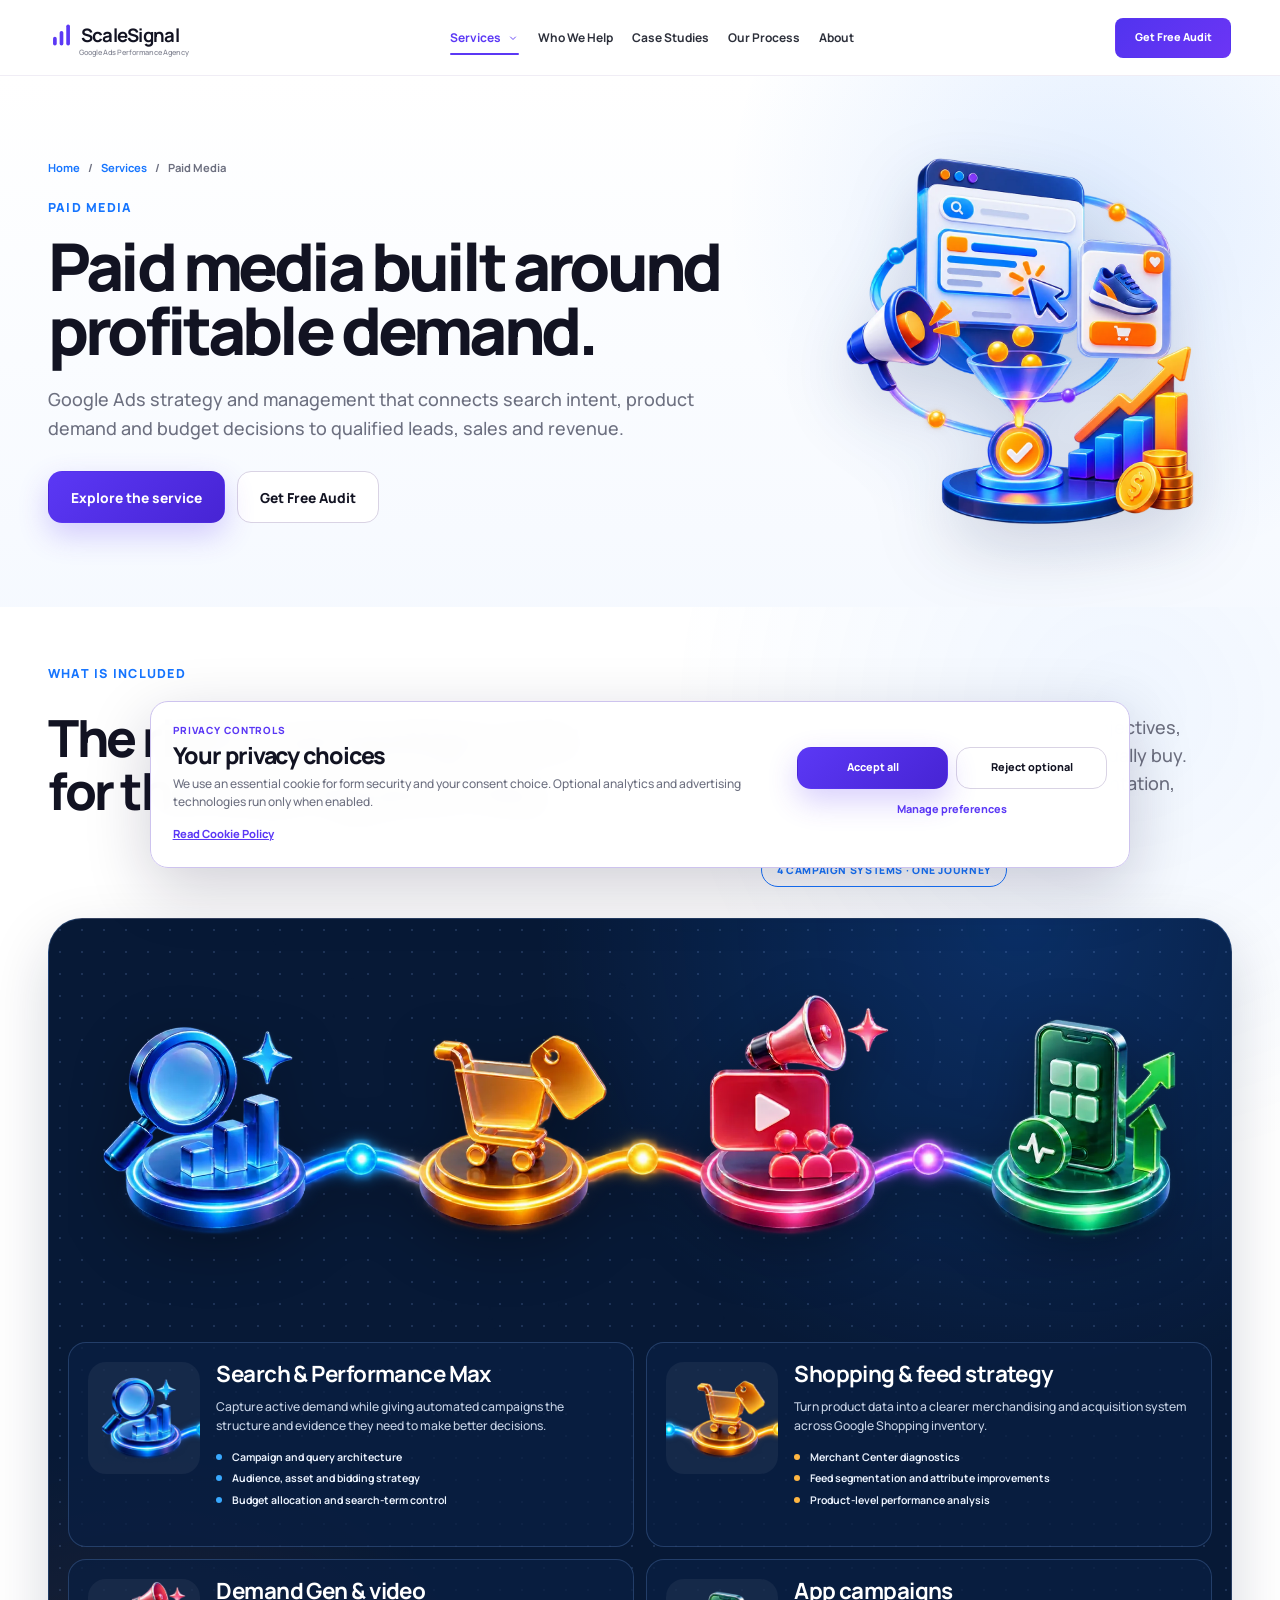
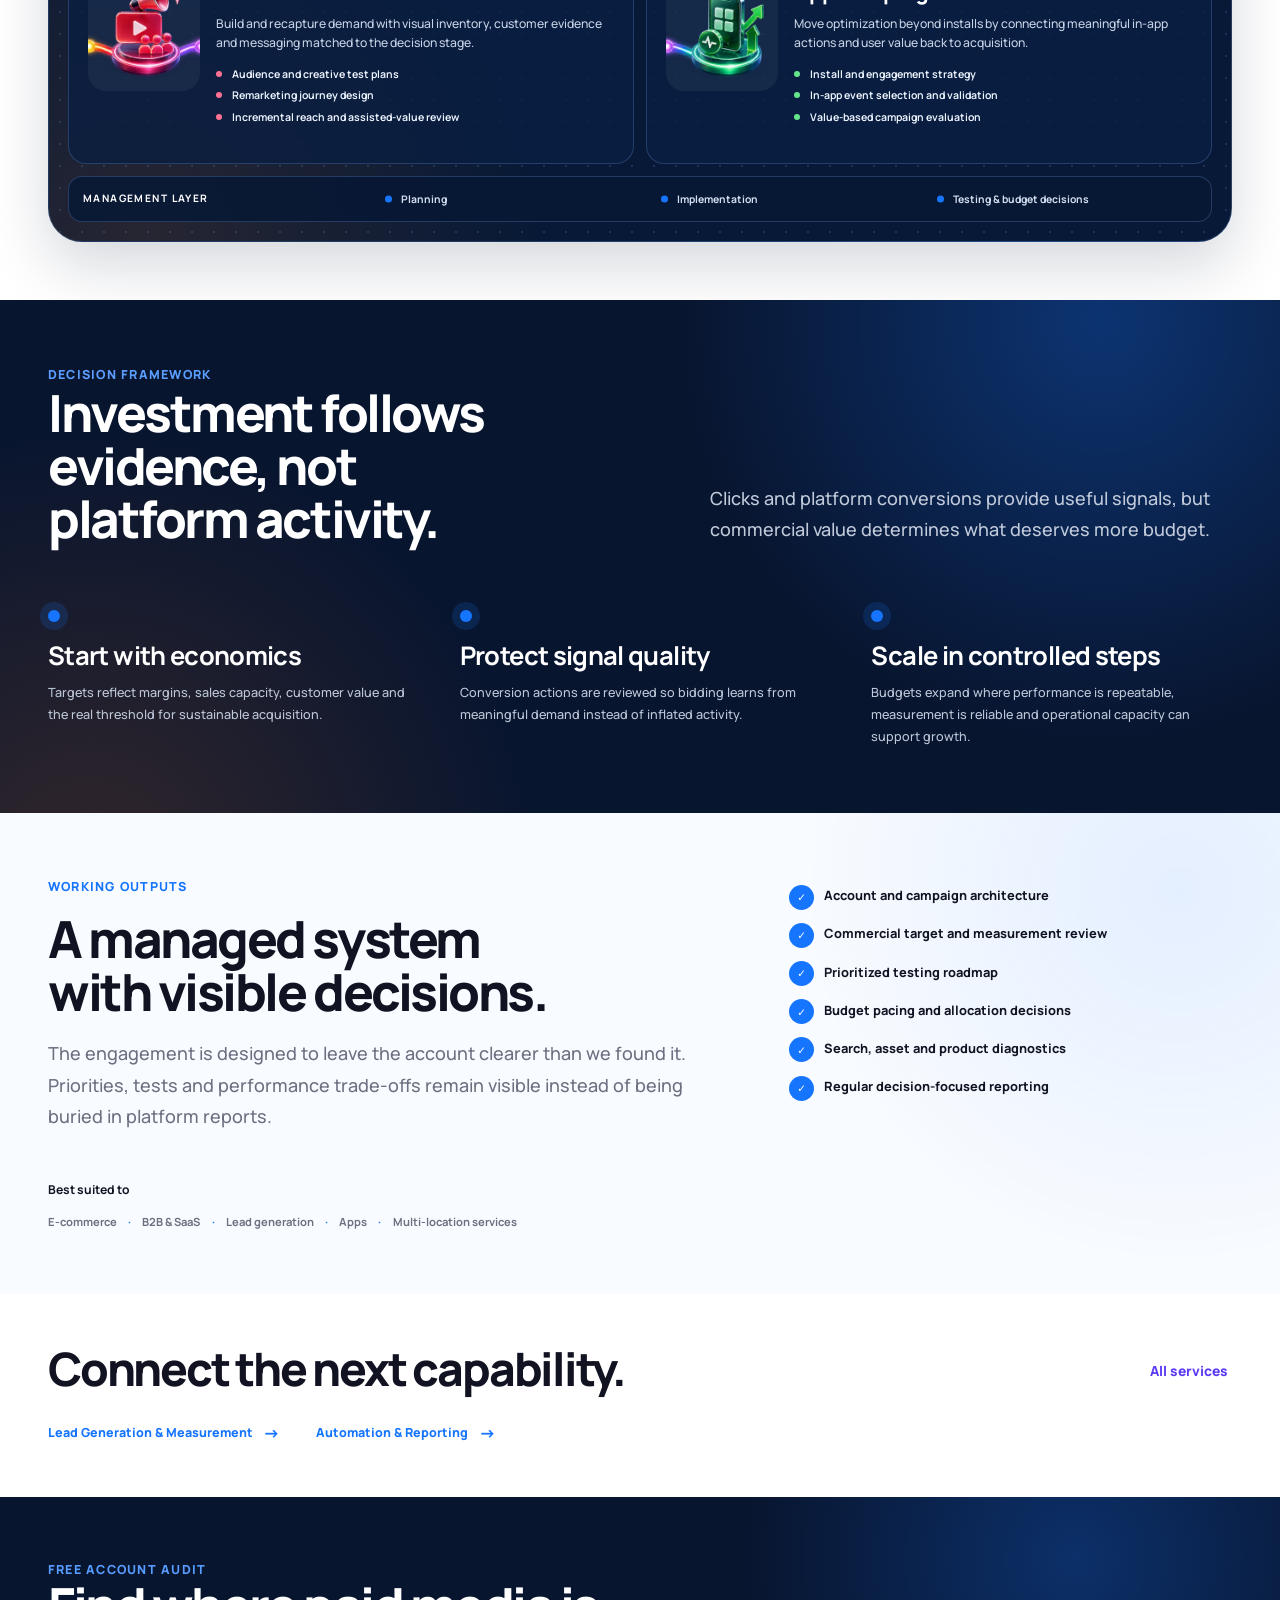
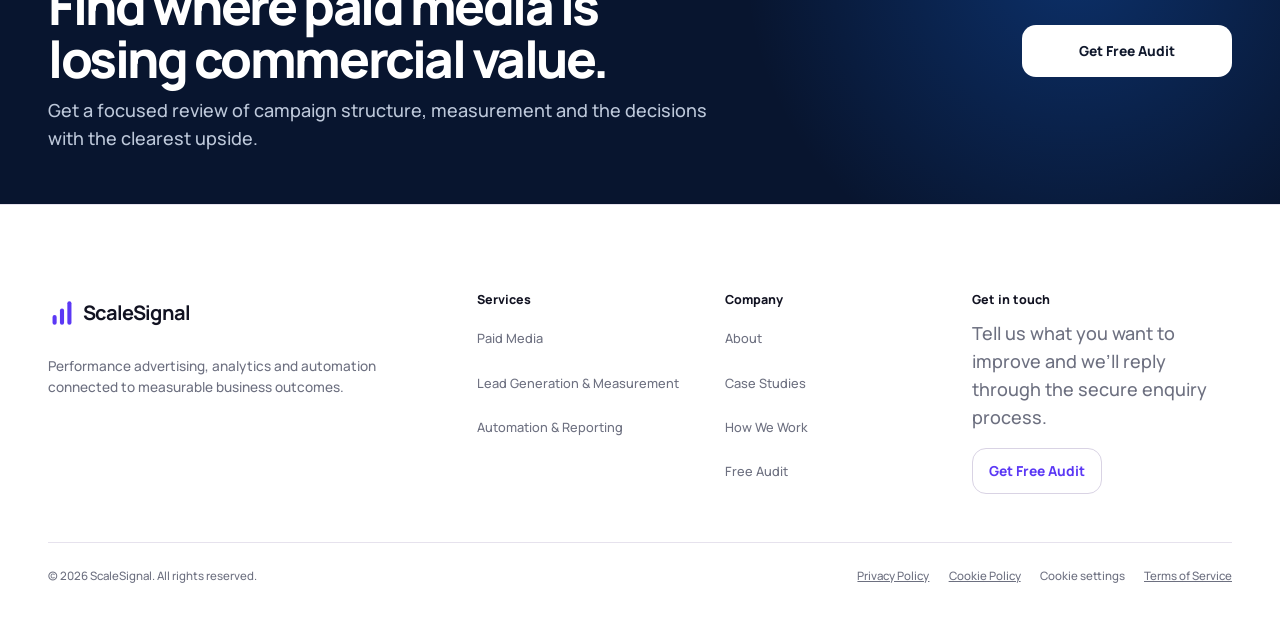
<file: paid-media.html>
<!doctype html>
<html lang="en">
<head>
  <meta charset="utf-8"><meta name="viewport" content="width=device-width, initial-scale=1"><meta name="description" content="Google Ads and e-commerce campaign management connected to qualified demand, revenue and efficient investment."><meta name="theme-color" content="#F8F7FB">
  <link rel="preconnect" href="https://fonts.googleapis.com"><link rel="preconnect" href="https://fonts.gstatic.com" crossorigin><link href="https://fonts.googleapis.com/css2?family=Manrope:wght@400;500;600;700;800&display=swap" rel="stylesheet">
  <link rel="stylesheet" href="/css/base.css?v=20260902-11"><link rel="stylesheet" href="/css/components.css?v=20260902-8"><link rel="stylesheet" href="/css/layout.css?v=20260905-10"><link rel="stylesheet" href="/css/pages/service-detail.css?v=20260905-9"><link rel="stylesheet" href="/css/responsive.css?v=20260903-12">
  <title>Paid Media Services</title>
</head>
<body data-page="paidMedia" data-service-theme="paid-media">
  <a class="skip-link" href="#main">Skip to content</a><div data-site-header></div>
  <main id="main">
    <section class="service-detail-hero" aria-labelledby="paid-media-title">
      <div class="container service-detail-hero__grid">
        <div data-reveal>
          <nav class="service-detail-breadcrumb" aria-label="Breadcrumb"><a href="/index.html">Home</a><span aria-hidden="true">/</span><a href="/services.html">Services</a><span aria-hidden="true">/</span><span aria-current="page">Paid Media</span></nav>
          <p class="eyebrow">Paid Media</p>
          <h1 id="paid-media-title">Paid media built around profitable demand.</h1>
          <p class="lede">Google Ads strategy and management that connects search intent, product demand and budget decisions to qualified leads, sales and revenue.</p>
          <div class="button-group"><a class="button button--primary" href="#included">Explore the service</a><a class="button button--secondary" data-config="cta.primary.shortLabel" data-config-href="cta.primary.url">Get Free Audit</a></div>
        </div>
        <div class="service-detail-hero__visual service-detail-hero__visual--single" aria-hidden="true" data-reveal>
          <img class="service-art service-art--primary" src="/assets/images/services/paid-media-group.webp" alt="" width="1254" height="1254">
        </div>
      </div>
    </section>

    <section class="section service-included" id="included" aria-labelledby="paid-media-included-title">
      <div class="container">
        <header class="service-detail-intro" data-reveal><p class="eyebrow">What is included</p><h2 id="paid-media-included-title">The right campaign mix for the buying journey.</h2><p class="section-heading__text">Channel selection follows commercial objectives, available data and the way customers actually buy. Management includes planning, implementation, testing and ongoing budget decisions.</p><span class="service-included__summary">4 campaign systems · one journey</span></header>
        <div class="service-included__panel">
        <div class="service-included__visual" aria-hidden="true"><img src="/assets/images/services/paid-media-included-v1.webp" alt="" width="2126" height="740"></div>
        <div class="offering-grid">
          <article class="offering-card" data-reveal><span class="offering-card__art offering-card__art--1" aria-hidden="true"><img src="/assets/images/services/paid-media-included-v1.webp" alt=""></span><h3>Search &amp; Performance Max</h3><p>Capture active demand while giving automated campaigns the structure and evidence they need to make better decisions.</p><ul><li>Campaign and query architecture</li><li>Audience, asset and bidding strategy</li><li>Budget allocation and search-term control</li></ul></article>
          <article class="offering-card" data-reveal><span class="offering-card__art offering-card__art--2" aria-hidden="true"><img src="/assets/images/services/paid-media-included-v1.webp" alt=""></span><h3>Shopping &amp; feed strategy</h3><p>Turn product data into a clearer merchandising and acquisition system across Google Shopping inventory.</p><ul><li>Merchant Center diagnostics</li><li>Feed segmentation and attribute improvements</li><li>Product-level performance analysis</li></ul></article>
          <article class="offering-card" data-reveal><span class="offering-card__art offering-card__art--3" aria-hidden="true"><img src="/assets/images/services/paid-media-included-v1.webp" alt=""></span><h3>Demand Gen &amp; video</h3><p>Build and recapture demand with visual inventory, customer evidence and messaging matched to the decision stage.</p><ul><li>Audience and creative test plans</li><li>Remarketing journey design</li><li>Incremental reach and assisted-value review</li></ul></article>
          <article class="offering-card" data-reveal><span class="offering-card__art offering-card__art--4" aria-hidden="true"><img src="/assets/images/services/paid-media-included-v1.webp" alt=""></span><h3>App campaigns</h3><p>Move optimization beyond installs by connecting meaningful in-app actions and user value back to acquisition.</p><ul><li>Install and engagement strategy</li><li>In-app event selection and validation</li><li>Value-based campaign evaluation</li></ul></article>
        </div>
        <div class="service-management"><strong>Management layer</strong><span>Planning</span><span>Implementation</span><span>Testing &amp; budget decisions</span></div>
        </div>
      </div>
    </section>

    <section class="section service-method" aria-labelledby="paid-media-method-title">
      <div class="container">
        <div class="service-method__head" data-reveal><div><p class="eyebrow">Decision framework</p><h2 id="paid-media-method-title">Investment follows evidence, not platform activity.</h2></div><p>Clicks and platform conversions provide useful signals, but commercial value determines what deserves more budget.</p></div>
        <div class="service-method__grid">
          <article class="service-method__card" data-reveal><i></i><h3>Start with economics</h3><p>Targets reflect margins, sales capacity, customer value and the real threshold for sustainable acquisition.</p></article>
          <article class="service-method__card" data-reveal><i></i><h3>Protect signal quality</h3><p>Conversion actions are reviewed so bidding learns from meaningful demand instead of inflated activity.</p></article>
          <article class="service-method__card" data-reveal><i></i><h3>Scale in controlled steps</h3><p>Budgets expand where performance is repeatable, measurement is reliable and operational capacity can support growth.</p></article>
        </div>
      </div>
    </section>

    <section class="section service-deliverables" aria-labelledby="paid-media-outputs-title">
      <div class="container service-deliverables__grid">
        <div class="service-deliverables__copy" data-reveal><p class="eyebrow">Working outputs</p><h2 id="paid-media-outputs-title">A managed system with visible decisions.</h2><p>The engagement is designed to leave the account clearer than we found it. Priorities, tests and performance trade-offs remain visible instead of being buried in platform reports.</p><div class="service-fit"><strong>Best suited to</strong><div class="service-fit__tags"><span>E-commerce</span><span>B2B &amp; SaaS</span><span>Lead generation</span><span>Apps</span><span>Multi-location services</span></div></div></div>
        <ul class="deliverable-list" data-reveal><li>Account and campaign architecture</li><li>Commercial target and measurement review</li><li>Prioritized testing roadmap</li><li>Budget pacing and allocation decisions</li><li>Search, asset and product diagnostics</li><li>Regular decision-focused reporting</li></ul>
      </div>
    </section>

    <section class="section section--compact service-siblings" aria-labelledby="paid-media-related-title"><div class="container"><div class="service-siblings__head"><h2 id="paid-media-related-title">Connect the next capability.</h2><a class="button button--ghost" href="/services.html">All services</a></div><div class="service-siblings__grid"><a class="service-sibling" href="/lead-generation-measurement.html"><span>Lead Generation &amp; Measurement</span></a><a class="service-sibling" href="/automation-reporting.html"><span>Automation &amp; Reporting</span></a></div></div></section>

    <section class="section section--compact service-detail-cta" aria-labelledby="paid-media-cta-title"><div class="container"><div class="final-cta" data-reveal><div><p class="eyebrow">Free account audit</p><h2 id="paid-media-cta-title">Find where paid media is losing commercial value.</h2><p>Get a focused review of campaign structure, measurement and the decisions with the clearest upside.</p></div><a class="button button--primary button--wide" data-config="cta.primary.shortLabel" data-config-href="cta.primary.url">Get Free Audit</a></div></div></section>
  </main>
  <footer data-site-footer></footer>
  <script src="/config/config.js?v=20260905-48"></script><script src="/js/site-content.js?v=20260905-5"></script><script src="/js/config-loader.js?v=20260903-2" defer></script><script src="/js/main.js?v=20260905-5" defer></script><script src="/js/cookie-consent.js?v=20260905-1" defer></script><script src="/js/navigation.js?v=20260905-3" defer></script><script src="/js/animations.js?v=20260902-8" defer></script>
</body>
</html>
</file>
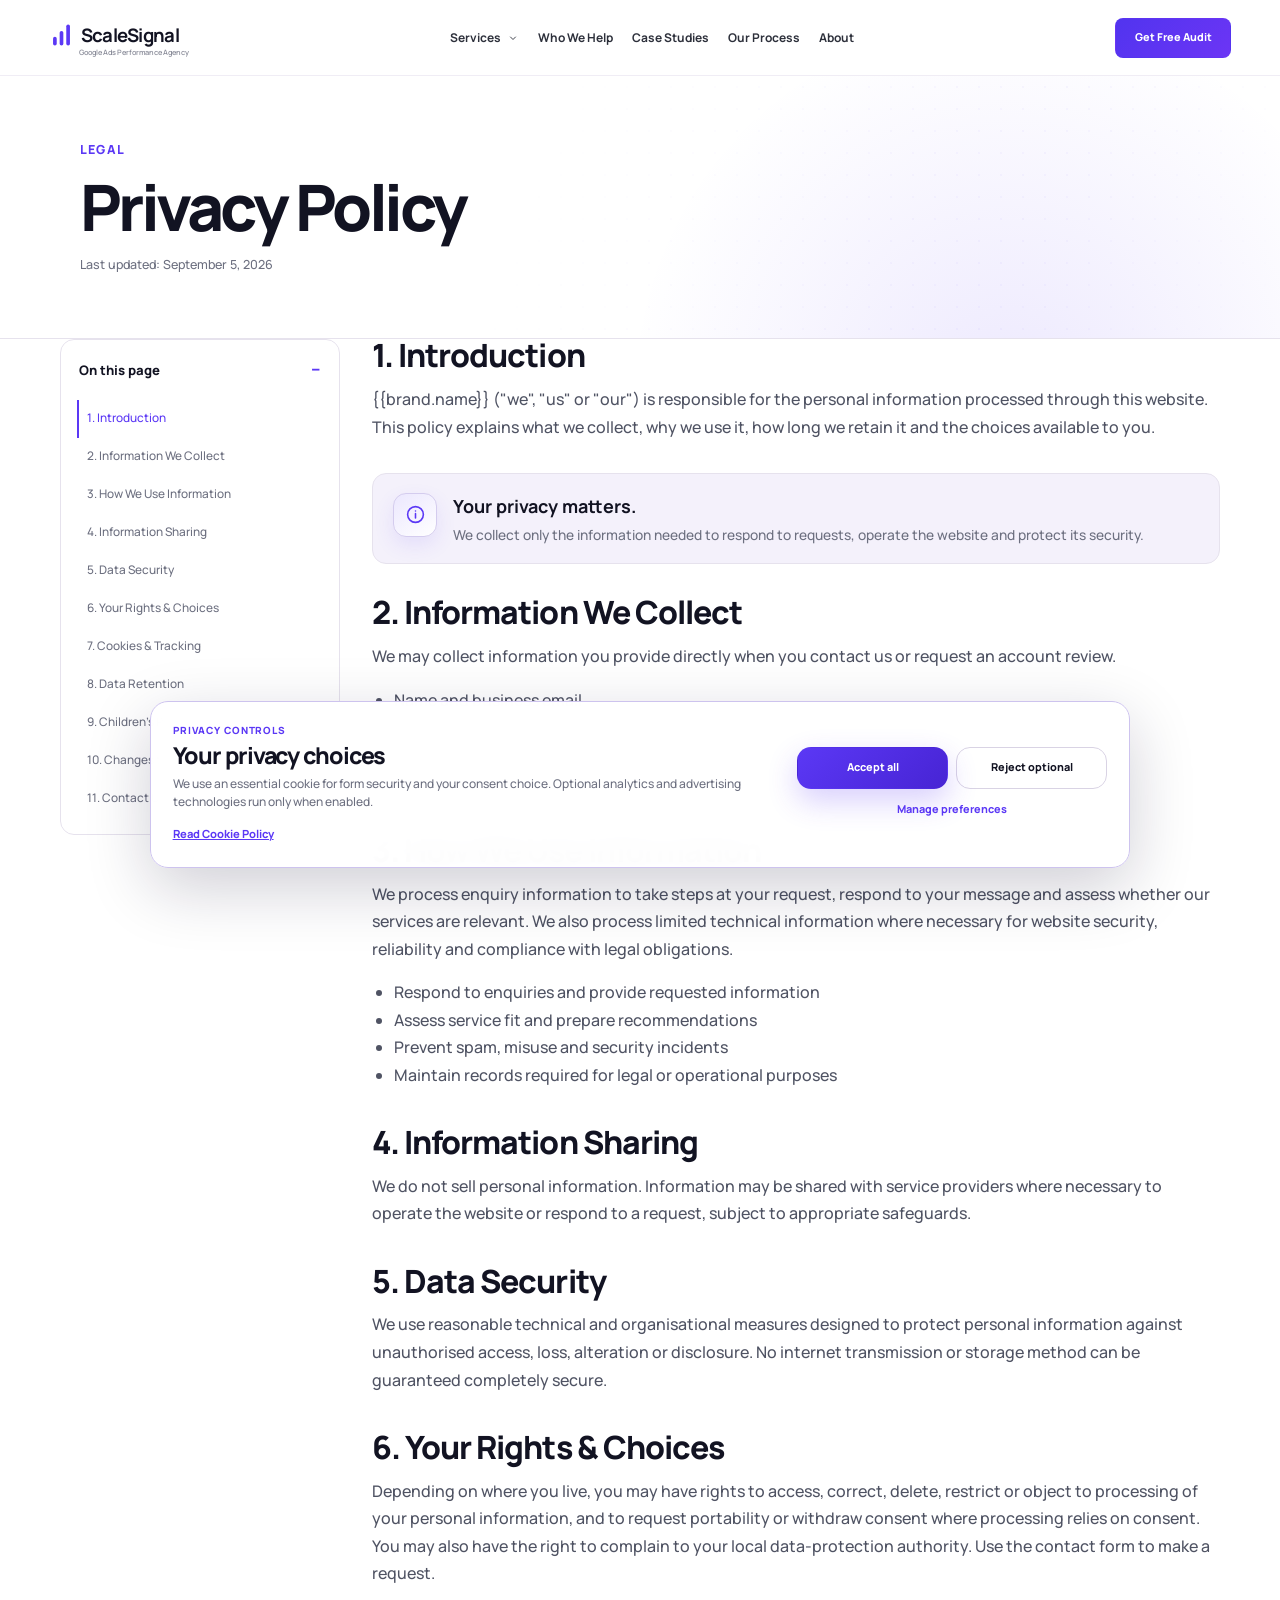
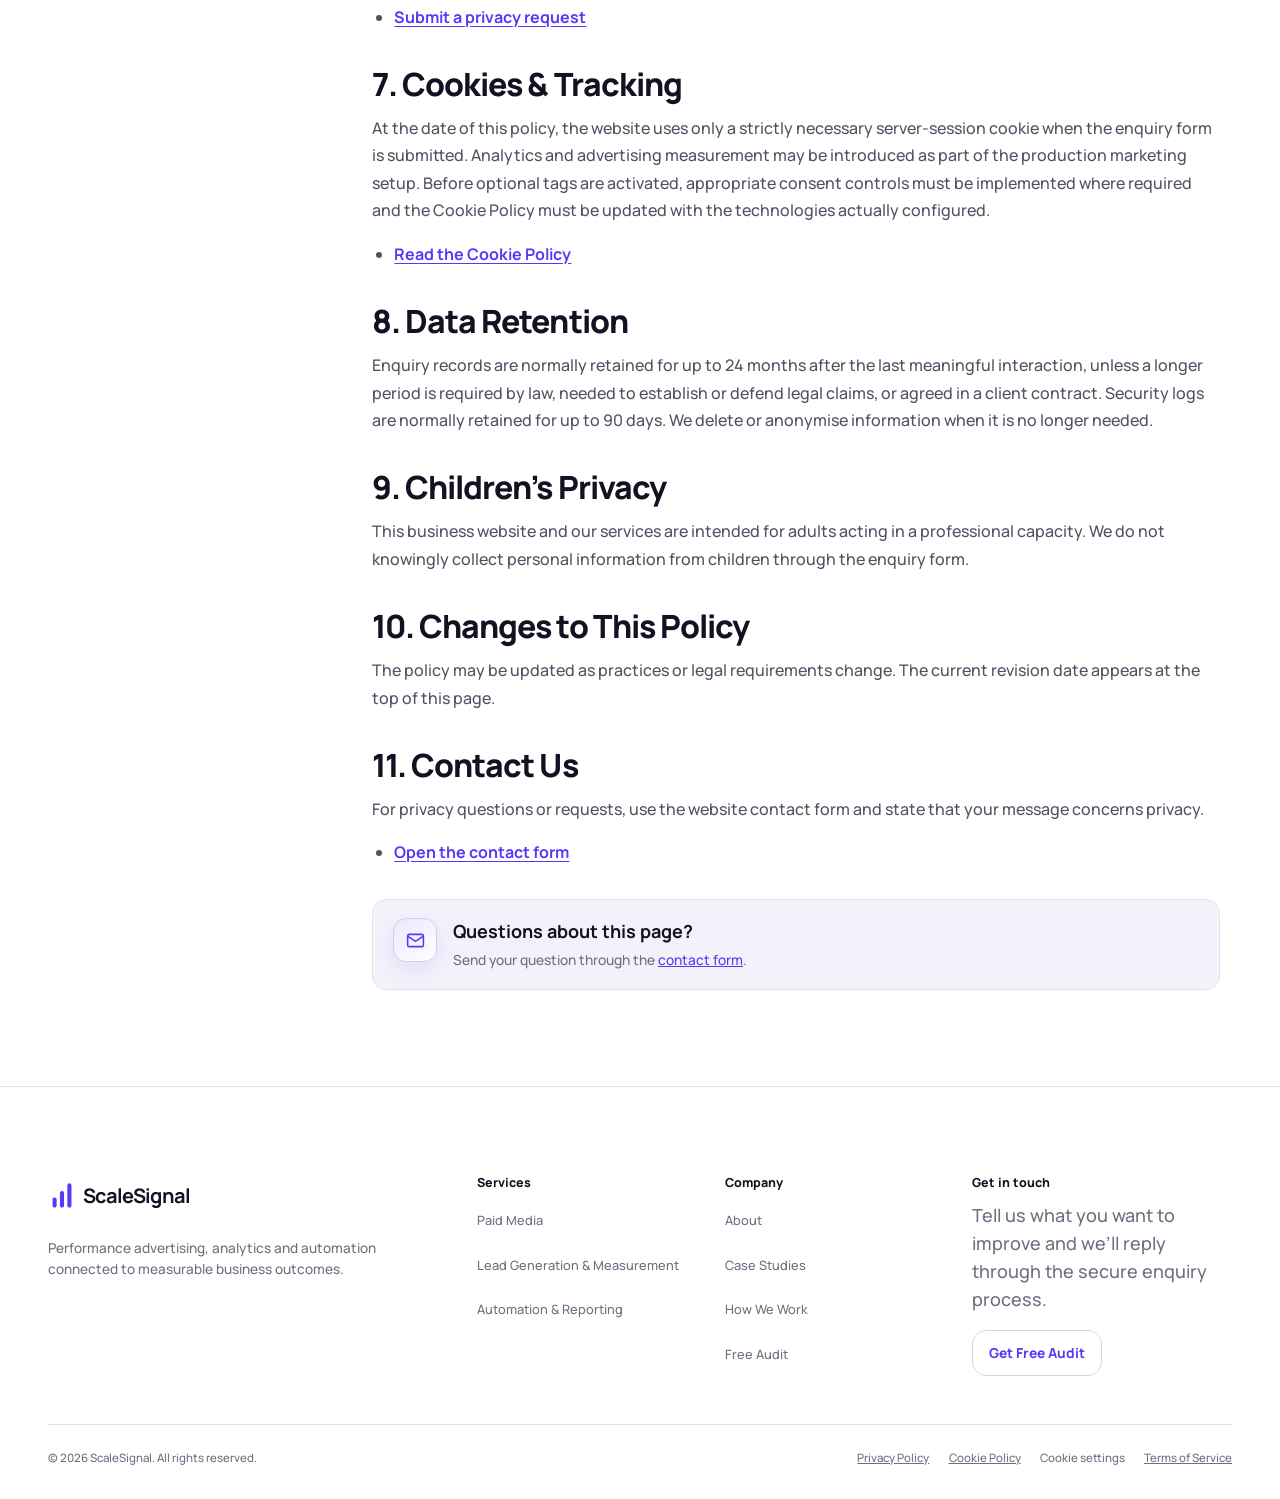
<file: privacy.html>
<!doctype html>
<html lang="en">
<head>
  <meta charset="utf-8"><meta name="viewport" content="width=device-width, initial-scale=1"><meta name="description" content="Privacy Policy."><meta name="theme-color" content="#F8F7FB">
  <link rel="preconnect" href="https://fonts.googleapis.com"><link rel="preconnect" href="https://fonts.gstatic.com" crossorigin><link href="https://fonts.googleapis.com/css2?family=Manrope:wght@400;500;600;700;800&display=swap" rel="stylesheet">
  <link rel="stylesheet" href="/css/base.css?v=20260902-11"><link rel="stylesheet" href="/css/components.css?v=20260902-8"><link rel="stylesheet" href="/css/layout.css?v=20260905-10"><link rel="stylesheet" href="/css/pages/legal.css?v=20260903-10"><link rel="stylesheet" href="/css/responsive.css?v=20260903-12">
  <title>Privacy Policy</title>
</head>
<body data-page="privacy">
  <a class="skip-link" href="#main">Skip to content</a><div data-site-header></div>
  <main id="main">
    <section class="page-hero legal-hero" aria-labelledby="legal-title"><div class="container container--narrow" data-reveal><p class="eyebrow" data-config="pages.privacy.eyebrow">Legal</p><h1 class="display-lg" id="legal-title" data-config="pages.privacy.title">Privacy Policy</h1><p class="legal-updated"><span data-config="pages.privacy.updatedLabel">Last updated</span>: <span data-config="pages.privacy.updated">September 5, 2026</span></p></div></section>
    <section class="section section--topless" aria-label="Privacy Policy content"><div class="container legal-layout">
      <details class="legal-toc" open data-reveal><summary>On this page</summary><nav class="legal-toc__links" aria-label="Privacy Policy table of contents" data-legal-toc></nav></details>
      <article class="legal-article" data-legal-article data-reveal></article>
    </div></section>
  </main>
  <footer data-site-footer></footer>
  <script src="/config/config.js?v=20260905-48"></script><script src="/js/site-content.js?v=20260905-5"></script><script src="/js/config-loader.js?v=20260903-2" defer></script><script src="/js/main.js?v=20260905-5" defer></script><script src="/js/cookie-consent.js?v=20260905-1" defer></script><script src="/js/navigation.js?v=20260905-3" defer></script><script src="/js/animations.js?v=20260902-8" defer></script>
</body>
</html>
</file>
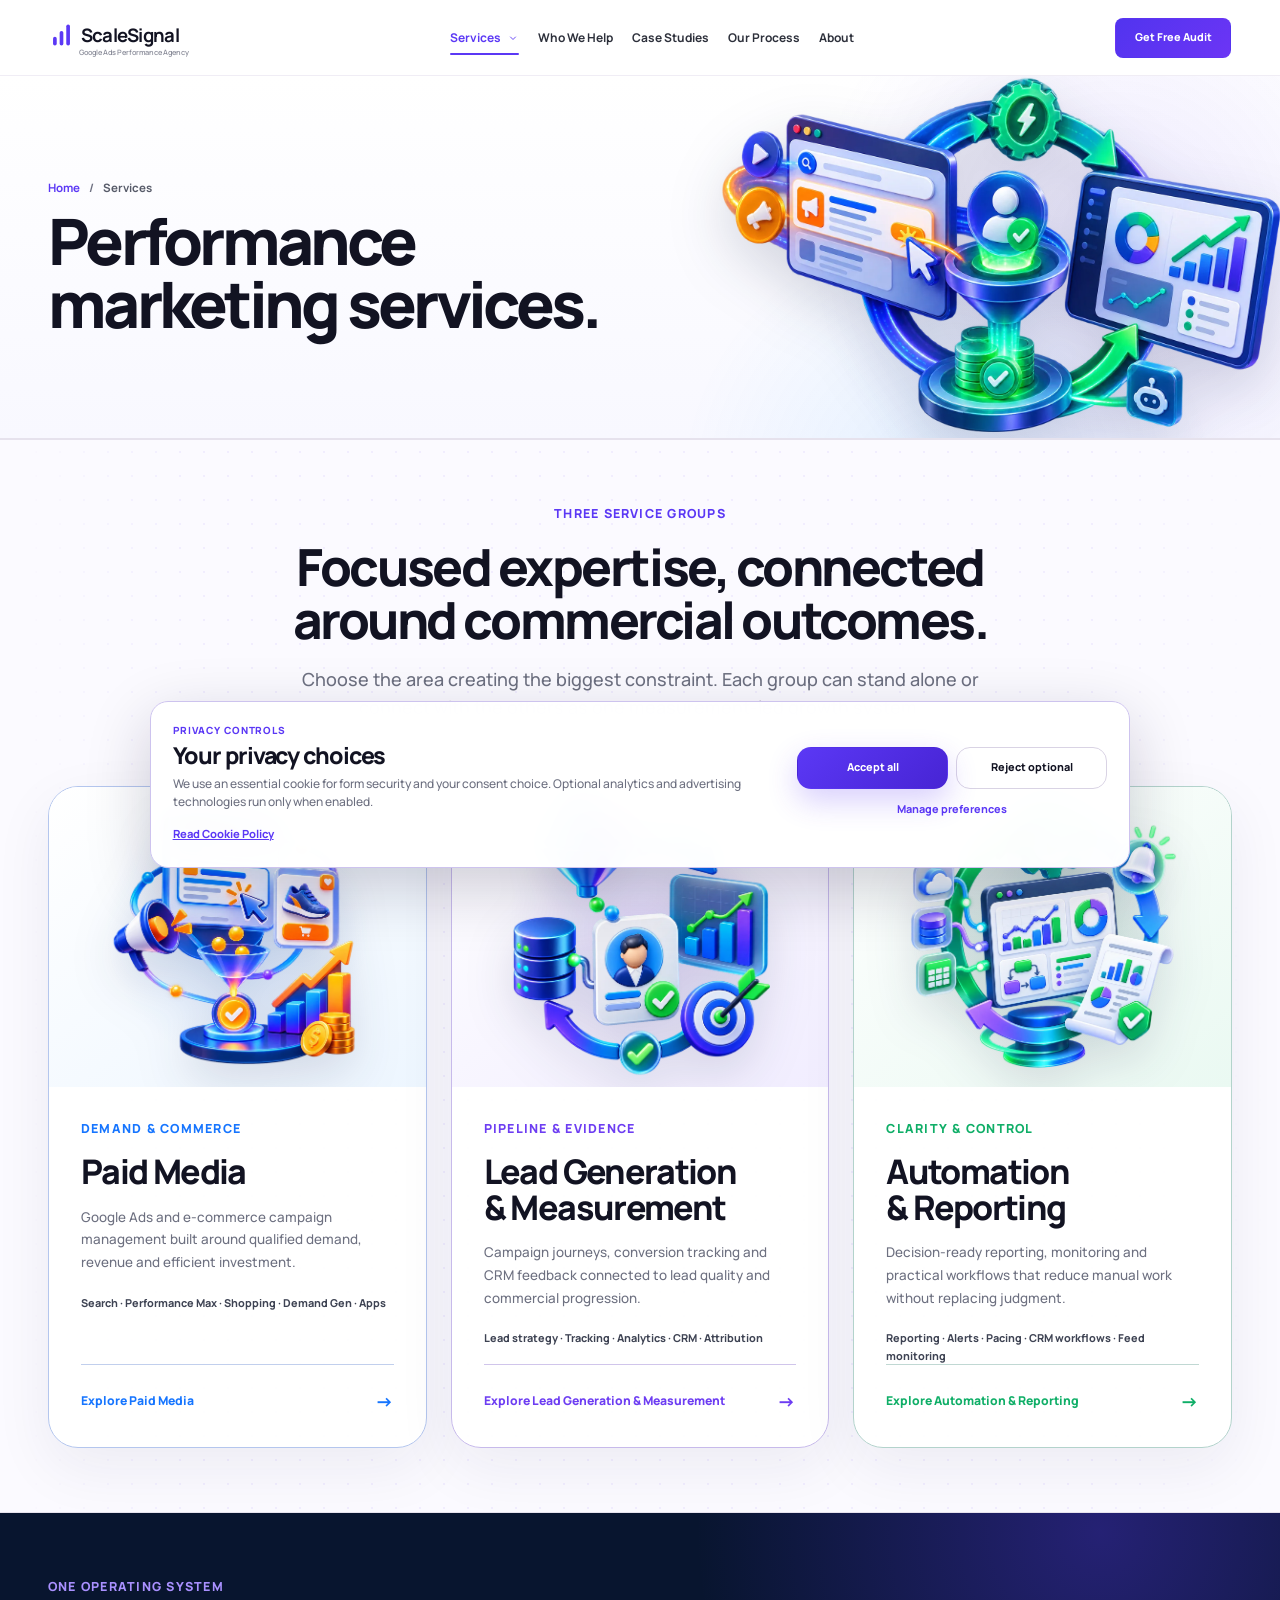
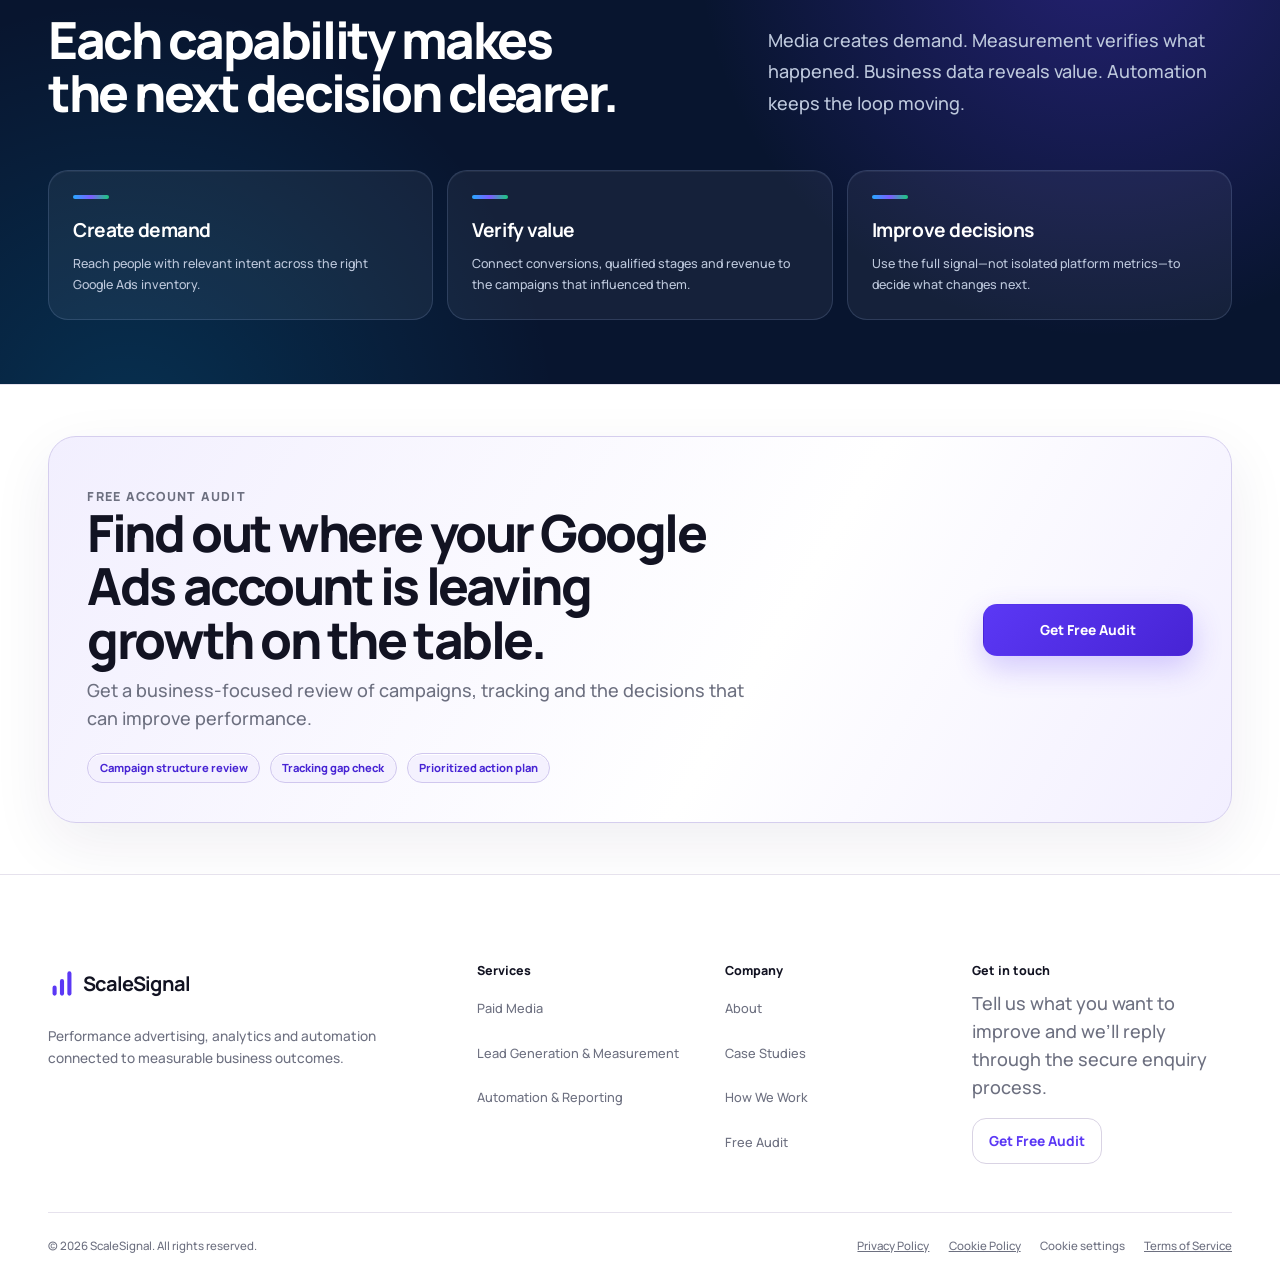
<file: services.html>
<!doctype html>
<html lang="en">
<head>
  <meta charset="utf-8"><meta name="viewport" content="width=device-width, initial-scale=1"><meta name="description" content="Paid media, lead generation, measurement, automation and reporting services connected to business outcomes."><meta name="theme-color" content="#F8F7FB">
  <link rel="preconnect" href="https://fonts.googleapis.com"><link rel="preconnect" href="https://fonts.gstatic.com" crossorigin><link href="https://fonts.googleapis.com/css2?family=Manrope:wght@400;500;600;700;800&display=swap" rel="stylesheet">
  <link rel="stylesheet" href="/css/base.css?v=20260902-11"><link rel="stylesheet" href="/css/components.css?v=20260902-8"><link rel="stylesheet" href="/css/layout.css?v=20260905-10"><link rel="stylesheet" href="/css/pages/services.css?v=20260904-7"><link rel="stylesheet" href="/css/responsive.css?v=20260903-12">
  <title>Performance Marketing Services</title>
</head>
<body data-page="services">
  <a class="skip-link" href="#main">Skip to content</a><div data-site-header></div>
  <main id="main">
    <section class="services-hero" aria-labelledby="services-hero-title">
      <div class="container services-hero__inner" data-reveal>
        <div class="services-hero__copy">
          <nav class="services-breadcrumb" aria-label="Breadcrumb"><a href="/index.html">Home</a><span aria-hidden="true">/</span><span aria-current="page">Services</span></nav>
          <h1 id="services-hero-title" data-config="pages.services.hero.title">Performance marketing services.</h1>
        </div>
        <div class="services-hero__visual" aria-hidden="true">
          <img class="services-hero__image" src="/assets/images/services/services-hero-system.webp" alt="" width="1536" height="1024" fetchpriority="high" decoding="async">
        </div>
      </div>
    </section>

    <section class="section services-catalog-section" aria-labelledby="services-overview-title">
      <div class="container">
        <header class="section-heading services-overview" data-reveal>
          <p class="eyebrow" data-config="pages.services.overview.eyebrow">Three service groups</p>
          <h2 id="services-overview-title" data-config="pages.services.overview.title">Focused expertise, connected around commercial outcomes.</h2>
          <p class="section-heading__text" data-config="pages.services.overview.text">Choose the area creating the biggest constraint.</p>
        </header>

        <div class="service-group-grid">
          <article class="service-group-card service-group-card--media" data-reveal>
            <div class="service-group-card__visual"><img src="/assets/images/services/paid-media-group.webp" alt="" width="1254" height="1254" loading="lazy" decoding="async"></div>
            <div class="service-group-card__copy"><p class="eyebrow" data-config="pages.services.groups.paidMedia.label">Demand &amp; commerce</p><h2 data-config="pages.services.groups.paidMedia.title">Paid Media</h2><p data-config="pages.services.groups.paidMedia.text">Google Ads and e-commerce campaign management built around qualified demand and revenue.</p><span class="service-group-card__scope" data-config="pages.services.groups.paidMedia.scope">Search · Performance Max · Shopping · Demand Gen · Apps</span><a class="service-group-card__link" href="/paid-media.html" data-config="pages.services.groups.paidMedia.linkLabel" data-config-href="pages.services.groups.paidMedia.url">Explore Paid Media</a></div>
          </article>

          <article class="service-group-card service-group-card--measurement" data-reveal>
            <div class="service-group-card__visual"><img src="/assets/images/services/lead-measurement-group.webp" alt="" width="1254" height="1254" loading="lazy" decoding="async"></div>
            <div class="service-group-card__copy"><p class="eyebrow" data-config="pages.services.groups.leadMeasurement.label">Pipeline &amp; evidence</p><h2 data-config="pages.services.groups.leadMeasurement.title">Lead Generation &amp; Measurement</h2><p data-config="pages.services.groups.leadMeasurement.text">Campaign journeys, tracking and CRM feedback connected to lead quality.</p><span class="service-group-card__scope" data-config="pages.services.groups.leadMeasurement.scope">Lead strategy · Tracking · Analytics · CRM · Attribution</span><a class="service-group-card__link" href="/lead-generation-measurement.html" data-config="pages.services.groups.leadMeasurement.linkLabel" data-config-href="pages.services.groups.leadMeasurement.url">Explore Lead Generation &amp; Measurement</a></div>
          </article>

          <article class="service-group-card service-group-card--automation" data-reveal>
            <div class="service-group-card__visual"><img src="/assets/images/services/automation-reporting-group.webp" alt="" width="1254" height="1254" loading="lazy" decoding="async"></div>
            <div class="service-group-card__copy"><p class="eyebrow" data-config="pages.services.groups.automationReporting.label">Clarity &amp; control</p><h2 data-config="pages.services.groups.automationReporting.title">Automation &amp; Reporting</h2><p data-config="pages.services.groups.automationReporting.text">Decision-ready reporting, monitoring and practical workflows that reduce manual work.</p><span class="service-group-card__scope" data-config="pages.services.groups.automationReporting.scope">Reporting · Alerts · Pacing · CRM workflows · Feed monitoring</span><a class="service-group-card__link" href="/automation-reporting.html" data-config="pages.services.groups.automationReporting.linkLabel" data-config-href="pages.services.groups.automationReporting.url">Explore Automation &amp; Reporting</a></div>
          </article>
        </div>
      </div>
    </section>

    <section class="section services-system" aria-labelledby="services-system-title">
      <div class="container">
        <div class="services-system__head" data-reveal><div><p class="eyebrow" data-config="pages.services.integration.eyebrow">One operating system</p><h2 id="services-system-title" data-config="pages.services.integration.title">Each capability makes the next decision clearer.</h2></div><p data-config="pages.services.integration.text">Media creates demand. Measurement verifies what happened. Business data reveals value. Automation keeps the loop moving.</p></div>
        <div class="services-system__flow" data-config-list="pages.services.integration.items"><template><article data-reveal><i aria-hidden="true"></i><h3 data-config-item="title"></h3><p data-config-item="text"></p></article></template></div>
      </div>
    </section>

    <section class="section section--compact" aria-labelledby="services-cta-title"><div class="container"><div class="final-cta" data-reveal><div><p class="eyebrow">Free account audit</p><h2 id="services-cta-title" data-config="common.finalCtaTitle">Find your clearest growth opportunities.</h2><p data-config="common.finalCtaText">Get a business-focused review.</p><div class="audit-includes" data-config-list="common.auditIncludes"><template><span class="tag" data-config-item=""></span></template></div></div><a class="button button--primary button--wide" data-config="cta.primary.shortLabel" data-config-href="cta.primary.url">Get Free Audit</a></div></div></section>
  </main>
  <footer data-site-footer></footer>
  <script src="/config/config.js?v=20260905-48"></script><script src="/js/site-content.js?v=20260905-5"></script><script src="/js/config-loader.js?v=20260903-2" defer></script><script src="/js/main.js?v=20260905-5" defer></script><script src="/js/cookie-consent.js?v=20260905-1" defer></script><script src="/js/navigation.js?v=20260905-3" defer></script><script src="/js/animations.js?v=20260902-8" defer></script>
</body>
</html>
</file>
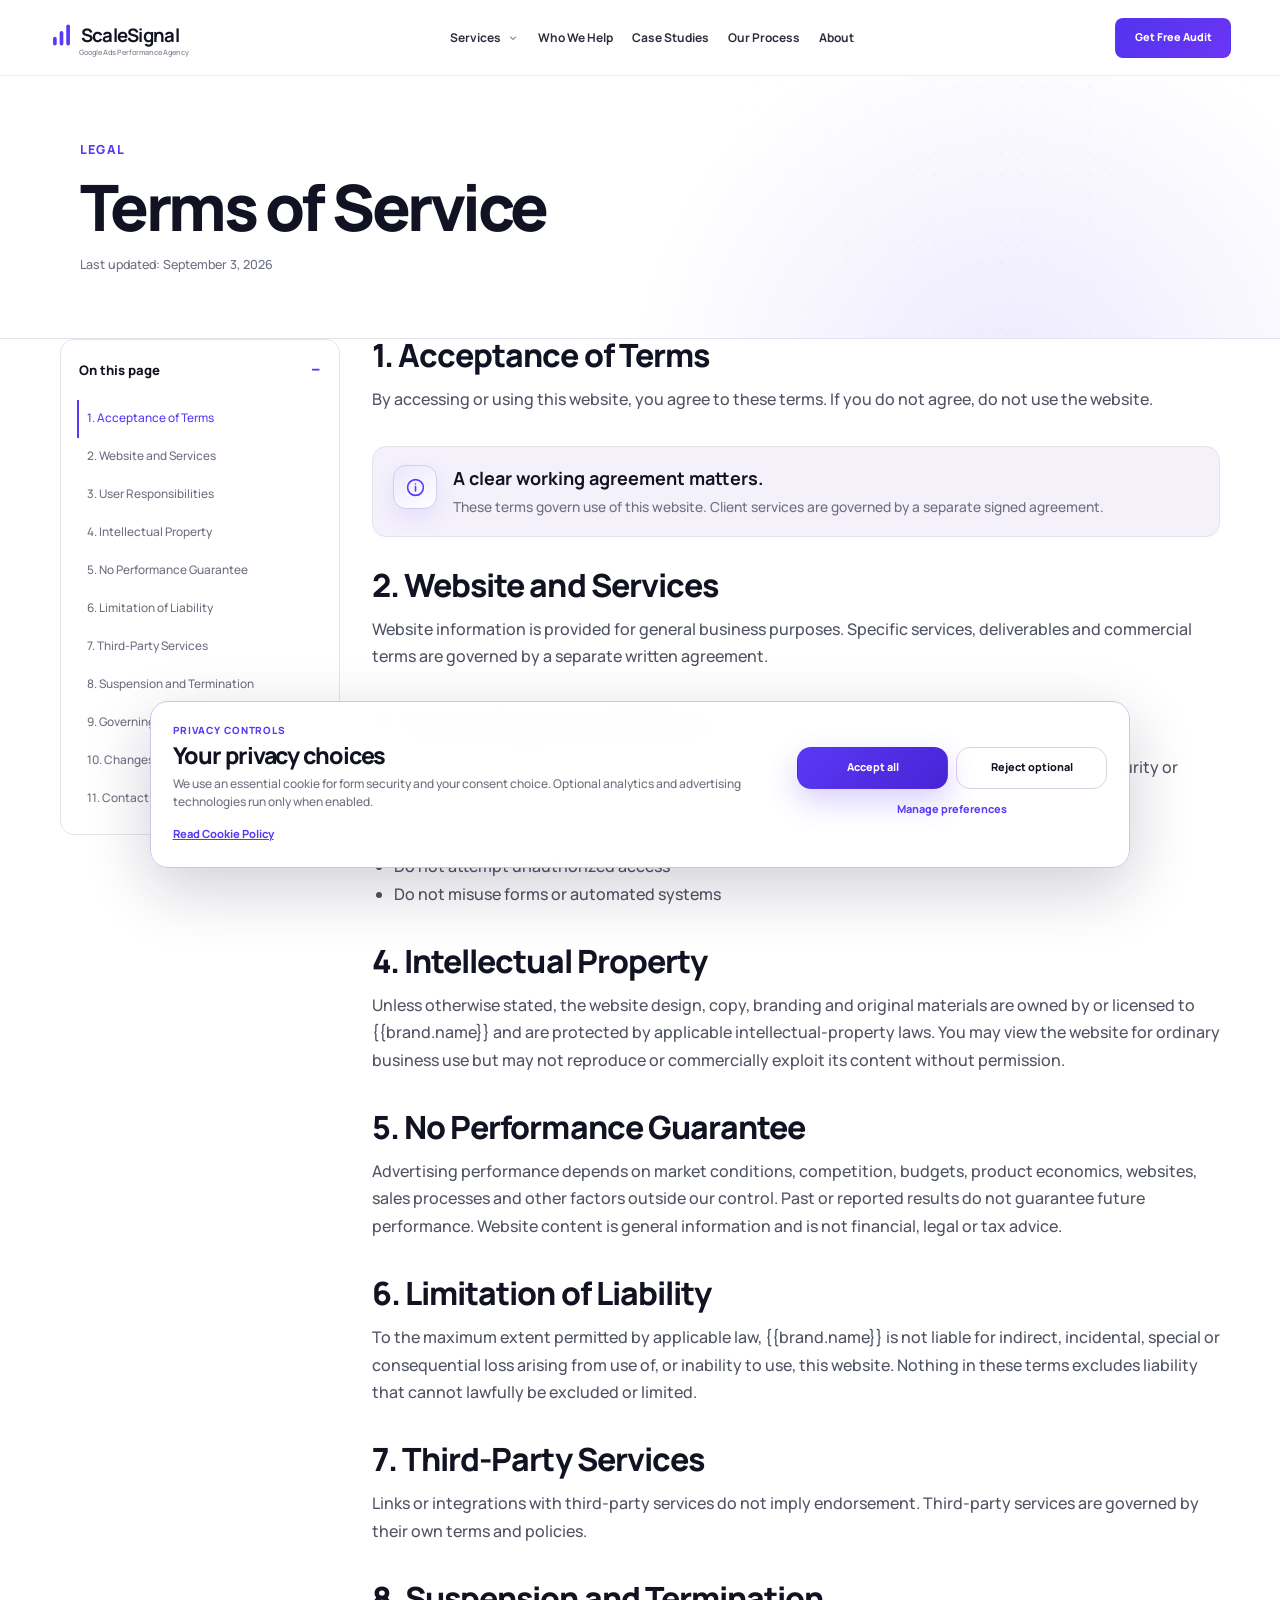
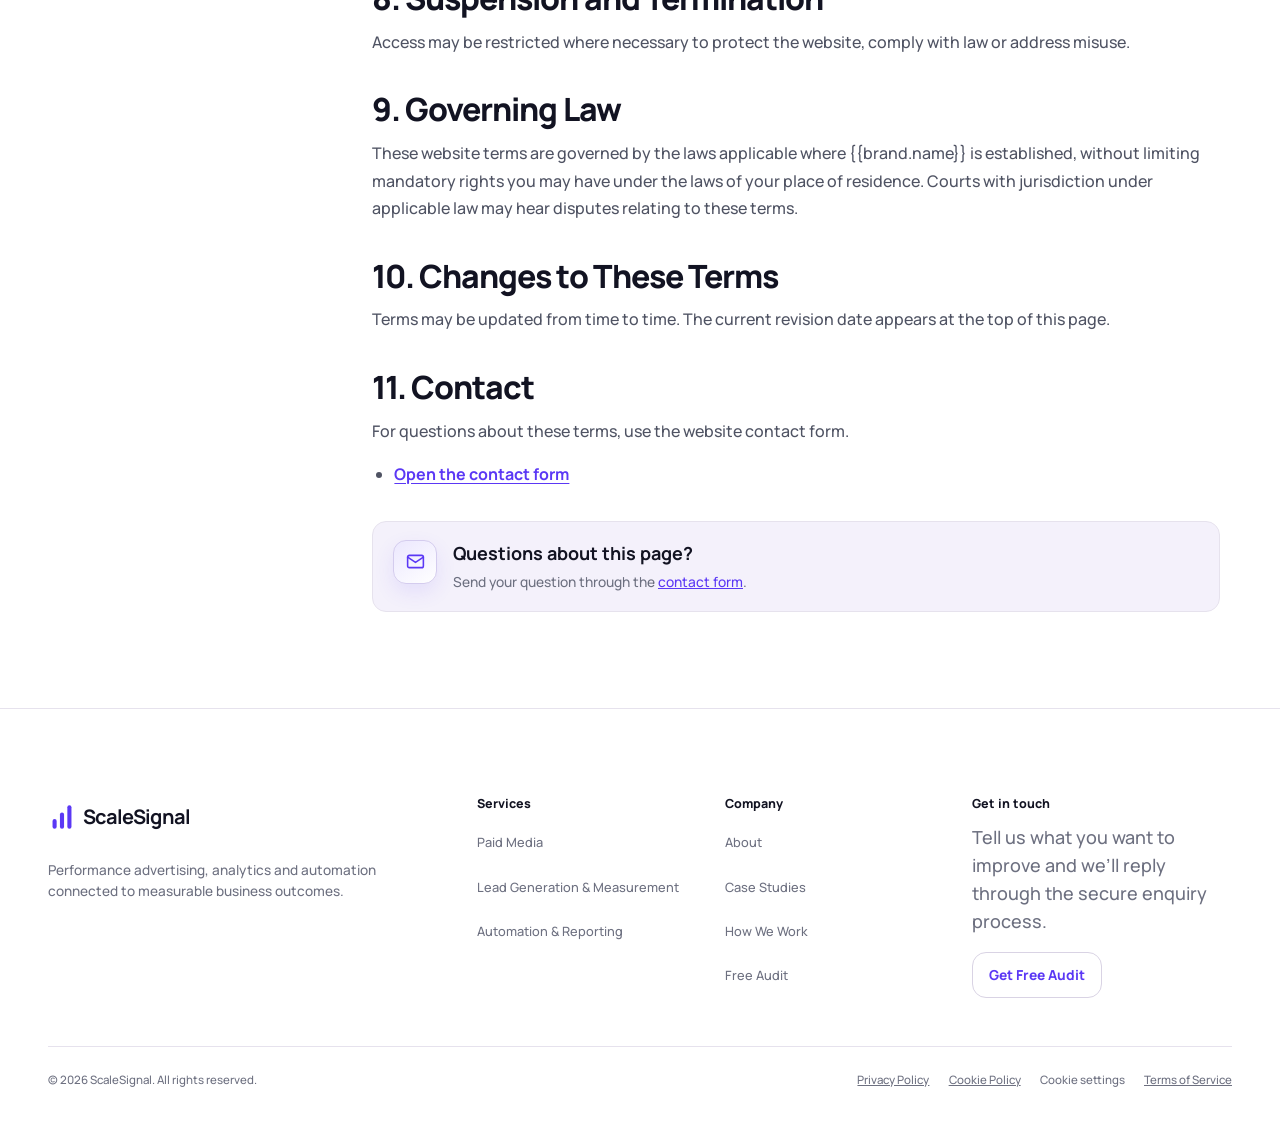
<file: terms.html>
<!doctype html>
<html lang="en">
<head>
  <meta charset="utf-8"><meta name="viewport" content="width=device-width, initial-scale=1"><meta name="description" content="Terms of Service."><meta name="theme-color" content="#F8F7FB">
  <link rel="preconnect" href="https://fonts.googleapis.com"><link rel="preconnect" href="https://fonts.gstatic.com" crossorigin><link href="https://fonts.googleapis.com/css2?family=Manrope:wght@400;500;600;700;800&display=swap" rel="stylesheet">
  <link rel="stylesheet" href="/css/base.css?v=20260902-11"><link rel="stylesheet" href="/css/components.css?v=20260902-8"><link rel="stylesheet" href="/css/layout.css?v=20260905-10"><link rel="stylesheet" href="/css/pages/legal.css?v=20260902-8"><link rel="stylesheet" href="/css/responsive.css?v=20260903-12">
  <title>Terms of Service</title>
</head>
<body data-page="terms">
  <a class="skip-link" href="#main">Skip to content</a><div data-site-header></div>
  <main id="main">
    <section class="page-hero legal-hero" aria-labelledby="legal-title"><div class="container container--narrow" data-reveal><p class="eyebrow" data-config="pages.terms.eyebrow">Legal</p><h1 class="display-lg" id="legal-title" data-config="pages.terms.title">Terms of Service</h1><p class="legal-updated"><span data-config="pages.terms.updatedLabel">Last updated</span>: <span data-config="pages.terms.updated">September 2, 2026</span></p></div></section>
    <section class="section section--topless" aria-label="Terms of Service content"><div class="container legal-layout">
      <details class="legal-toc" open data-reveal><summary>On this page</summary><nav class="legal-toc__links" aria-label="Terms of Service table of contents" data-legal-toc></nav></details>
      <article class="legal-article" data-legal-article data-reveal></article>
    </div></section>
  </main>
  <footer data-site-footer></footer>
  <script src="/config/config.js?v=20260905-48"></script><script src="/js/site-content.js?v=20260905-5"></script><script src="/js/config-loader.js?v=20260903-2" defer></script><script src="/js/main.js?v=20260905-5" defer></script><script src="/js/cookie-consent.js?v=20260905-1" defer></script><script src="/js/navigation.js?v=20260905-3" defer></script><script src="/js/animations.js?v=20260902-8" defer></script>
</body>
</html>
</file>
<file: css/base.css>
:root {
  --container-max: 1440px;
  --page-pad: 20px;
  --bg: #f8f7fb;
  --surface: #ffffff;
  --surface-soft: #f4f1fb;
  --surface-muted: #ece7f6;
  --surface-dark: #121322;
  --text: #121322;
  --text-soft: #6d7080;
  --text-inverse: #ffffff;
  --line: #e6e2ed;
  --line-strong: #d9d3e4;
  --brand: #5b38f5;
  --brand-2: #7c5cff;
  --brand-dark: #4724d4;
  --success: #16b975;
  --warning: #f1a33a;
  --danger: #df616a;
  --focus: #2168f5;
  --radius-xs: 10px;
  --radius-sm: 14px;
  --radius-md: 20px;
  --radius-lg: 28px;
  --radius-xl: 36px;
  --radius-pill: 999px;
  --shadow-card: 0 20px 60px rgba(44, 29, 76, 0.075);
  --shadow-float: 0 18px 55px rgba(18, 19, 34, 0.12);
  --shadow-ui: 0 10px 32px rgba(47, 31, 86, 0.08), 0 1px 1px rgba(35, 23, 61, 0.04);
  --header-height: 64px;
  --section-space: clamp(3.5rem, 5vw, 5rem);
}

*,
*::before,
*::after { box-sizing: border-box; }

html {
  color-scheme: light;
  scroll-behavior: smooth;
  scroll-padding-top: 104px;
}

html,
body {
  max-width: 100%;
  overflow-x: clip;
}

body {
  margin: 0;
  min-width: 0;
  min-height: 100vh;
  color: var(--text);
  background: var(--bg);
  font-family: Manrope, Inter, system-ui, -apple-system, BlinkMacSystemFont, "Segoe UI", sans-serif;
  font-size: 16px;
  font-weight: 500;
  line-height: 1.55;
  text-rendering: optimizeLegibility;
  -webkit-font-smoothing: antialiased;
}

body.menu-open { overflow: hidden; }

main { background: var(--surface); }
main > .section { border-top: 1px solid var(--line); }

img,
svg,
video,
canvas {
  display: block;
  max-width: 100%;
}

button,
input,
select,
textarea { font: inherit; }

button { color: inherit; }

a { color: inherit; }

p { margin-block: 0 1em; }

h1,
h2,
h3,
h4,
p { overflow-wrap: break-word; }

h1,
h2,
h3,
h4 {
  margin: 0;
  text-wrap: balance;
}

h2 {
  font-size: clamp(2.125rem, 4vw, 4rem);
  font-weight: 780;
  line-height: 1.04;
  letter-spacing: -0.048em;
}

h3 {
  font-size: clamp(1.35rem, 2vw, 2rem);
  line-height: 1.15;
  letter-spacing: -0.025em;
}

ul,
ol { margin-block: 0; }

[hidden] { display: none !important; }

.container {
  width: min(calc(100% - (var(--page-pad) * 2)), var(--container-max));
  margin-inline: auto;
}

.container--narrow { max-width: 1120px; }

.section { padding-block: var(--section-space); }
.section--compact { padding-block: clamp(2.75rem, 4vw, 4rem); }
.section--topless { padding-top: 0; }

.display-xl {
  margin: 0;
  font-size: clamp(2.75rem, 5.3vw, 5.75rem);
  font-weight: 800;
  line-height: 0.98;
  letter-spacing: -0.06em;
}

.display-lg {
  font-size: clamp(2.75rem, 5vw, 4.75rem);
  font-weight: 800;
  line-height: 1;
  letter-spacing: -0.055em;
}

.eyebrow {
  margin: 0 0 1rem;
  color: var(--brand);
  font-size: 0.78rem;
  font-weight: 800;
  letter-spacing: 0.1em;
  text-transform: uppercase;
}

.lede {
  max-width: 670px;
  color: var(--text-soft);
  font-size: clamp(1.04rem, 1.4vw, 1.25rem);
  line-height: 1.6;
}

.text-soft { color: var(--text-soft); }
.text-brand { color: var(--brand); }
.text-accent { color: var(--brand); }
.text-center { text-align: center; }
.sr-only {
  position: absolute !important;
  width: 1px !important;
  height: 1px !important;
  padding: 0 !important;
  margin: -1px !important;
  overflow: hidden !important;
  clip: rect(0, 0, 0, 0) !important;
  white-space: nowrap !important;
  border: 0 !important;
}

.skip-link {
  position: fixed;
  z-index: 3000;
  top: 12px;
  left: 12px;
  padding: 0.8rem 1rem;
  color: #fff;
  border-radius: 10px;
  background: var(--brand-dark);
  transform: translateY(-160%);
}

.skip-link:focus { transform: translateY(0); }

:focus-visible {
  outline: 3px solid var(--focus);
  outline-offset: 3px;
}

::selection {
  color: #fff;
  background: var(--brand);
}

[data-reveal].is-pending {
  opacity: 0;
  transform: translateY(24px);
  transition: opacity 700ms cubic-bezier(.2,.7,.2,1) var(--reveal-delay, 0ms), transform 700ms cubic-bezier(.2,.7,.2,1) var(--reveal-delay, 0ms);
}
[data-reveal].is-pending.is-visible { opacity: 1; transform: translateY(0); }

@media (min-width: 391px) { :root { --page-pad: 24px; } }
@media (min-width: 768px) {
  :root { --page-pad: 28px; --header-height: 76px; }
  body { font-size: 17px; }
}
@media (min-width: 1024px) { :root { --page-pad: 32px; } }
@media (min-width: 1200px) {
  :root { --page-pad: 48px; --header-height: 76px; }
  body { font-size: 18px; }
}
@media (min-width: 1536px) { :root { --page-pad: 48px; } }

@media (prefers-reduced-motion: reduce) {
  html { scroll-behavior: auto; }
  *,
  *::before,
  *::after {
    scroll-behavior: auto !important;
    animation-duration: 0.01ms !important;
    animation-iteration-count: 1 !important;
    transition-duration: 0.01ms !important;
  }
}
</file>
<file: css/components.css>
.button {
  display: inline-flex;
  min-height: 52px;
  align-items: center;
  justify-content: center;
  gap: 0.65rem;
  padding: 0.875rem 1.375rem;
  border: 1px solid transparent;
  border-radius: var(--radius-sm);
  font-size: 0.86rem;
  font-weight: 780;
  line-height: 1;
  text-align: center;
  text-decoration: none;
  cursor: pointer;
  transition: transform 180ms ease, box-shadow 180ms ease, background-color 180ms ease, border-color 180ms ease;
}

.button svg { width: 18px; height: 18px; }
.button--primary {
  position: relative;
  overflow: hidden;
  color: var(--text-inverse);
  background: linear-gradient(135deg, var(--brand), var(--brand-dark));
  box-shadow: 0 12px 30px color-mix(in srgb, var(--brand) 24%, transparent);
}
.button--primary::after { content: ""; position: absolute; inset: 0; background: linear-gradient(110deg, transparent 20%, #ffffff26 45%, transparent 70%); transform: translateX(-120%); transition: transform 500ms ease; }
.button--secondary { color: var(--text); border-color: var(--line-strong); background: var(--surface); }
.button--ghost { min-height: 44px; padding: 0.6rem 0.2rem; color: var(--brand); background: transparent; }
.button--small { min-height: 46px; padding: 0.75rem 1rem; }
.button--wide { min-width: 210px; }

@media (hover: hover) {
  .button:hover { transform: translateY(-2px); box-shadow: var(--shadow-card); }
  .button--secondary:hover { border-color: var(--brand-2); }
  .button--primary:hover::after { transform: translateX(120%); }
}
.button:active { transform: translateY(0) scale(0.985); }
.button:disabled,
.button[aria-disabled="true"] { opacity: 0.45; cursor: default; transform: none; }

.button-group { display: flex; flex-wrap: wrap; gap: 0.75rem; }

.card {
  min-width: 0;
  padding: clamp(1.375rem, 2vw, 2.25rem);
  border: 1px solid var(--line);
  border-radius: var(--radius-lg);
  background: var(--surface);
  box-shadow: inset 0 1px 0 #ffffffc7;
}

.card--soft { background: var(--surface-soft); }
.card--shadow { box-shadow: var(--shadow-card); }

.section-heading { max-width: 850px; margin-bottom: clamp(1.75rem, 3vw, 2.5rem); }
.section-heading--center { margin-inline: auto; text-align: center; }
.section-heading__text { max-width: 700px; margin: 1.25rem 0 0; color: var(--text-soft); }
.section-heading--center .section-heading__text { margin-inline: auto; }

.icon-badge {
  display: inline-grid;
  width: 44px;
  height: 44px;
  place-items: center;
  flex: 0 0 auto;
  color: var(--brand);
  border: 1px solid color-mix(in srgb, var(--brand) 13%, var(--line));
  border-radius: 13px;
  background: linear-gradient(145deg, color-mix(in srgb, var(--brand) 12%, white), white);
  box-shadow: 0 8px 20px color-mix(in srgb, var(--brand) 10%, transparent);
}
.icon-badge svg { width: 21px; height: 21px; }
.icon-badge--success { color: var(--success); background: color-mix(in srgb, var(--success) 10%, white); }
.icon-badge--warning { color: var(--warning); background: color-mix(in srgb, var(--warning) 10%, white); }

.metric-grid { display: grid; grid-template-columns: repeat(2, minmax(0, 1fr)); gap: 0.75rem; }
.metric-card {
  position: relative;
  min-width: 0;
  padding: 1rem;
  border: 1px solid var(--line);
  border-radius: var(--radius-sm);
  background: var(--surface);
  box-shadow: var(--shadow-ui);
}
.metric-card__head { display: flex; align-items: center; gap: 0.4rem; }
.metric-card__icon { display: grid; width: 23px; height: 23px; place-items: center; flex: 0 0 auto; color: var(--brand); border-radius: 7px; background: var(--surface-soft); }
.metric-card__icon svg { width: 13px; height: 13px; }
.metric-card__label { display: flex; align-items: center; gap: 0.4rem; color: var(--text-soft); font-size: 0.72rem; font-weight: 720; }
.metric-card > .metric-card__label::before { content: ""; width: 7px; height: 7px; flex: 0 0 auto; border-radius: 2px; background: color-mix(in srgb, var(--brand) 72%, white); }
.metric-card:nth-of-type(4n + 1) .metric-card__icon { color: var(--success); background: #edf9f3; }
.metric-card:nth-of-type(4n + 2) .metric-card__icon { color: #2768ff; background: #eef4ff; }
.metric-card:nth-of-type(4n + 3) .metric-card__icon { color: var(--brand); background: #f3efff; }
.metric-card:nth-of-type(4n + 4) .metric-card__icon { color: var(--warning); background: #fff6e9; }
.metric-card__value { display: block; margin-top: 0.4rem; font-size: clamp(1.2rem, 2vw, 1.75rem); font-weight: 800; letter-spacing: -0.04em; }
.metric-card__trend { display: block; margin-top: 0.35rem; color: var(--success); font-size: 0.7rem; font-weight: 750; }

.chart-card { padding: clamp(1rem, 2vw, 1.5rem); border: 1px solid var(--line); border-radius: var(--radius-md); background: var(--surface); }
.chart-card__head { display: flex; align-items: center; justify-content: space-between; gap: 1rem; margin-bottom: 1rem; }
.chart-card__title { font-size: 0.85rem; font-weight: 800; }
.chart-card__period { color: var(--text-soft); font-size: 0.68rem; }
.chart-legend { display: flex; flex-wrap: wrap; gap: 1rem; margin-top: 0.75rem; color: var(--text-soft); font-size: 0.7rem; }
.chart-legend span { display: inline-flex; align-items: center; gap: 0.4rem; }
.chart-legend i { width: 18px; height: 2px; background: var(--brand); }
.chart-legend span:last-child i { background: var(--success); }
.line-chart { width: 100%; height: 190px; overflow: visible; }
.line-chart .grid-line { stroke: var(--line); stroke-width: 1; }
.line-chart .area { fill: url(#chart-fill); opacity: 0.75; }
.line-chart .series { fill: none; stroke: var(--brand); stroke-width: 3; stroke-linecap: round; stroke-linejoin: round; vector-effect: non-scaling-stroke; }
.line-chart .series-secondary { fill: none; stroke: var(--brand-2); stroke-width: 2; stroke-dasharray: 6 6; vector-effect: non-scaling-stroke; }
.line-chart .point { fill: #fff; stroke: var(--brand); stroke-width: 2; }
.line-chart[data-chart-ready="false"] .series,
.line-chart[data-chart-ready="false"] .series-secondary { opacity: 0; }

.tag {
  display: inline-flex;
  min-height: 30px;
  align-items: center;
  padding: 0.35rem 0.7rem;
  color: var(--brand-dark);
  border: 1px solid color-mix(in srgb, var(--brand) 16%, var(--line));
  border-radius: var(--radius-pill);
  background: color-mix(in srgb, var(--brand) 7%, white);
  box-shadow: inset 0 1px 0 #fff;
  font-size: 0.7rem;
  font-weight: 750;
}

.notice { display: flex; align-items: flex-start; gap: 1rem; padding: 1.15rem 1.25rem; border: 1px solid var(--line); border-radius: var(--radius-sm); background: var(--surface-soft); }
.notice strong { display: block; margin-bottom: 0.2rem; }
.notice p { margin: 0; color: var(--text-soft); font-size: 0.86rem; }
.system-feedback { margin-top: 0.8rem; }

.final-cta {
  position: relative;
  isolation: isolate;
  display: grid;
  gap: 1.5rem;
  align-items: center;
  padding: clamp(1.4rem, 3vw, 2.5rem);
  border: 1px solid color-mix(in srgb, var(--brand) 12%, var(--line));
  border-radius: var(--radius-lg);
  background: linear-gradient(120deg, color-mix(in srgb, var(--brand) 8%, white), #fff 60%, color-mix(in srgb, var(--brand-2) 10%, white));
  box-shadow: var(--shadow-card);
  overflow: hidden;
}
.final-cta h2 { max-width: 850px; }
.final-cta p { max-width: 690px; margin: 0.7rem 0 0; color: var(--text-soft); }

.service-card { position: relative; display: flex; min-height: 150px; flex-direction: column; gap: 0.75rem; padding: 1rem; text-decoration: none; transition: transform 200ms ease, border-color 200ms ease, box-shadow 200ms ease; }
.service-card__top { display: flex; align-items: flex-start; justify-content: space-between; gap: 1rem; }
.service-card__index { color: var(--brand); font-size: 0.72rem; font-weight: 800; }
.service-card__meta { margin-top: auto; color: var(--text-soft); font-size: 0.75rem; }
.service-card h3 { font-size: 0.94rem; }
.service-card p { margin: 0.4rem 0 0; color: var(--text-soft); font-size: 0.7rem; }
@media (hover: hover) { .service-card:hover { transform: translateY(-5px); border-color: color-mix(in srgb, var(--brand) 34%, var(--line)); box-shadow: var(--shadow-card); } }

.flow { display: grid; gap: 1rem; }
.flow-node { position: relative; min-width: 0; padding: 1rem 1rem 1rem 4.25rem; border: 1px solid var(--line); border-radius: var(--radius-sm); background: var(--surface); }
.flow-node__index { position: absolute; top: 1rem; left: 1rem; display: grid; width: 38px; height: 38px; place-items: center; color: var(--brand); border-radius: 12px; background: var(--surface-soft); font-size: 0.7rem; font-weight: 800; }
.flow-node strong { display: block; font-size: 0.9rem; }
.flow-node span { display: block; margin-top: 0.3rem; color: var(--text-soft); font-size: 0.72rem; }
.flow-node::after { content: ""; position: absolute; bottom: -0.9rem; left: 2.05rem; z-index: 2; width: 9px; height: 18px; background: var(--brand-2); clip-path: polygon(42% 0, 58% 0, 58% 62%, 100% 62%, 50% 100%, 0 62%, 42% 62%); }
.flow-node:last-child::after { content: none; }

.accordion { display: grid; gap: 0.75rem; }
.accordion__item { border: 1px solid var(--line); border-radius: var(--radius-sm); background: var(--surface); overflow: clip; }
.accordion__button { display: flex; width: 100%; min-height: 56px; align-items: center; justify-content: space-between; gap: 1rem; padding: 1rem 1.1rem; border: 0; background: transparent; font-weight: 750; text-align: left; cursor: pointer; }
.accordion__button::after { content: "+"; color: var(--brand); font-size: 1.2rem; }
.accordion__button[aria-expanded="true"]::after { content: "−"; }
.accordion__panel { padding: 0 1.1rem 1.1rem; color: var(--text-soft); font-size: 0.9rem; }
.accordion__panel p:last-child { margin-bottom: 0; }

.form-grid { display: grid; gap: 0.4rem 1rem; }
.field { display: grid; min-width: 0; align-content: start; gap: 0.45rem; }
.field label { font-size: 0.78rem; font-weight: 750; }
.field input,
.field select,
.field textarea {
  width: 100%;
  min-height: 52px;
  padding: 0.84rem 0.95rem;
  color: var(--text);
  border: 1px solid var(--line-strong);
  border-radius: var(--radius-xs);
  background: var(--surface);
  font-size: 16px;
}
.field textarea { min-height: 145px; resize: vertical; }
.field input:focus,
.field select:focus,
.field textarea:focus { border-color: var(--brand); outline: 3px solid color-mix(in srgb, var(--brand) 18%, transparent); }
.field--check label { display: grid; grid-template-columns: 22px 1fr; align-items: start; gap: 0.7rem; font-weight: 600; line-height: 1.45; }
.field--check input { width: 20px; min-height: 20px; margin: 0.12rem 0 0; accent-color: var(--brand); }
[aria-invalid="true"] { border-color: var(--danger) !important; }
[data-error-for] { min-height: 1.25em; color: var(--danger); font-size: 0.73rem; }
[data-form-status] { padding: 1rem 1.1rem; border: 1px solid transparent; border-radius: var(--radius-sm); }
[data-form-status]:empty { display: none; }
[data-form-status][data-state="success"] { color: #0b6642; border-color: color-mix(in srgb, var(--success) 35%, white); background: color-mix(in srgb, var(--success) 11%, white); }
[data-form-status][data-state="error"] { color: #922731; border-color: color-mix(in srgb, var(--danger) 35%, white); background: color-mix(in srgb, var(--danger) 10%, white); }
.hp-field { position: absolute !important; width: 1px !important; height: 1px !important; overflow: hidden !important; clip: rect(0 0 0 0) !important; clip-path: inset(50%) !important; white-space: nowrap !important; }

@media (min-width: 768px) {
  .form-grid--two { grid-template-columns: repeat(2, minmax(0, 1fr)); }
  .field--full { grid-column: 1 / -1; }
  .line-chart { height: 250px; }
  .flow { grid-template-columns: repeat(3, minmax(0, 1fr)); }
  .flow-node { padding: 3.7rem 0.8rem 0.9rem; }
  .flow-node__index { top: 0.8rem; left: 0.8rem; }
  .flow-node::after { content: ""; top: 1.8rem; right: -1rem; bottom: auto; left: auto; width: 20px; height: 9px; background: var(--brand-2); clip-path: polygon(0 42%, 62% 42%, 62% 0, 100% 50%, 62% 100%, 62% 58%, 0 58%); }
  .flow-node:nth-of-type(3)::after { content: none; }
  .flow-node:nth-of-type(4)::after { content: ""; }
  .final-cta { grid-template-columns: minmax(0, 1fr) auto; }
}
@media (min-width: 1200px) {
  .flow { grid-template-columns: repeat(6, minmax(0, 1fr)); }
  .flow-node { min-height: 132px; }
  .flow-node:nth-of-type(3)::after { content: ""; }
}
@media (max-width: 430px) {
  .button-group { display: grid; }
  .button-group .button { width: 100%; }
}
</file>
<file: css/layout.css>
.site-header-shell { position: relative; z-index: 1000; height: var(--header-height); background: var(--surface); }
body.page-transition-ready { animation: page-enter 260ms cubic-bezier(.2,.7,.2,1) both; }
body.is-page-leaving { pointer-events: none; animation: page-leave 180ms ease both; }
@keyframes page-enter { from { opacity: 0; } to { opacity: 1; } }
@keyframes page-leave { to { opacity: 0; } }

@view-transition { navigation: auto; }
::view-transition-old(root) { animation: page-leave 180ms ease both; }
::view-transition-new(root) { animation: page-enter 260ms cubic-bezier(.2,.7,.2,1) both; }
@media (prefers-reduced-motion: reduce) {
  body.page-transition-ready,
  body.is-page-leaving,
  ::view-transition-old(root),
  ::view-transition-new(root) { animation: none; }
}
.site-header {
  position: fixed;
  z-index: 1000;
  top: 0;
  right: 0;
  left: 0;
  height: var(--header-height);
  border-bottom: 1px solid #f0edf5;
  background: color-mix(in srgb, white 97%, transparent);
  backdrop-filter: blur(14px);
  pointer-events: none;
}
.site-header__inner {
  position: relative;
  display: flex;
  width: min(calc(100% - (var(--page-pad) * 2)), var(--container-max));
  height: 100%;
  align-items: center;
  justify-content: space-between;
  gap: 1.5rem;
  margin-inline: auto;
  padding-inline: 0;
  border: 1px solid transparent;
  pointer-events: auto;
  transition: height 220ms ease, padding 220ms ease, margin 220ms ease, border-color 220ms ease, border-radius 220ms ease, background-color 220ms ease, box-shadow 220ms ease;
}
.site-header__inner::after { content: none; }
.site-header.is-scrolled { padding-top: 0; }
.site-header.is-scrolled .site-header__inner {
  height: var(--header-height);
  padding-inline: 0;
  border-color: transparent;
  border-radius: 0;
  background: transparent;
  box-shadow: none;
}
.site-brand { display: grid; flex: 0 0 auto; gap: 0; color: var(--text); text-decoration: none; }
.site-brand small { margin: -3px 0 0 30px; color: #8b8d9a; font-size: 0.46rem; font-weight: 600; line-height: 1; white-space: nowrap; }
.brand-lockup { display: inline-flex; align-items: center; gap: 0.42rem; color: var(--text); font-size: 1rem; font-weight: 800; letter-spacing: -0.045em; line-height: 1; text-decoration: none; }
.brand-lockup img { width: 25px; height: 34px; flex: 0 0 auto; object-fit: contain; }
.site-logo { width: max-content; }
.site-logo strong { font-size: clamp(1rem, 1.45vw, 1.18rem); }
.site-nav { display: none; align-items: center; gap: clamp(0.8rem, 1.5vw, 1.35rem); }
.site-nav__primary { display: flex; align-items: center; gap: clamp(0.8rem, 1.5vw, 1.35rem); }
.site-nav__primary > a,
.nav-services__toggle { position: relative; display: inline-flex; min-height: 40px; align-items: center; gap: 0.36rem; padding: 0; color: #2d303b; border: 0; background: transparent; font-size: 0.75rem; font-weight: 700; line-height: 1; text-decoration: none; white-space: nowrap; cursor: pointer; }
.site-nav__primary > a::after,
.nav-services__toggle::after { content: ""; position: absolute; right: 0; bottom: 3px; left: 0; height: 2px; border-radius: 2px; background: currentColor; transform: scaleX(0); transform-origin: center; transition: transform 180ms ease; }
.site-nav__primary > a:hover,
.site-nav__primary > a[aria-current="page"],
.nav-services__toggle:hover,
.nav-services__toggle.is-current,
.nav-services__toggle[aria-expanded="true"] { color: var(--brand); }
.site-nav__primary > a:hover::after,
.site-nav__primary > a[aria-current="page"]::after,
.nav-services__toggle:hover::after,
.nav-services__toggle.is-current::after,
.nav-services__toggle[aria-expanded="true"]::after { transform: scaleX(1); }

.nav-services { position: relative; display: flex; }
.nav-services__toggle [data-icon] { display: inline-flex; transition: transform 220ms ease; }
.nav-services__toggle svg { width: 12px; height: 12px; }
.nav-services__toggle[aria-expanded="true"] [data-icon] { transform: rotate(180deg); }
.nav-services__menu {
  position: absolute;
  top: calc(100% + 10px);
  left: 50%;
  width: min(330px, calc(100vw - 48px));
  padding: 0.35rem;
  color: var(--text);
  border: 1px solid color-mix(in srgb, var(--brand) 14%, var(--line));
  border-radius: 14px;
  background: rgba(255, 255, 255, 0.985);
  box-shadow: 0 18px 45px rgba(27, 22, 56, 0.14), 0 2px 8px rgba(27, 22, 56, 0.05);
  opacity: 0;
  visibility: hidden;
  pointer-events: none;
  transform: translate(-50%, 10px);
  transition: opacity 220ms ease, transform 220ms cubic-bezier(.2,.7,.2,1), visibility 220ms;
}
.nav-services__menu::before { content: ""; position: absolute; right: 0; bottom: 100%; left: 0; height: 12px; }
.nav-services.is-open .nav-services__menu { opacity: 1; visibility: visible; pointer-events: auto; transform: translate(-50%, 0); }
.nav-services__links { display: grid; gap: 0.12rem; }
.nav-services__links a { display: flex; min-height: 38px; align-items: center; padding: 0.48rem 0.6rem; color: var(--text); border-radius: 8px; text-decoration: none; transition: background-color 180ms ease, transform 180ms ease; }
.nav-services__links a:hover,
.nav-services__links a[aria-current="page"] { background: #f5f3fb; transform: translateX(3px); }
.nav-services__links strong,
.nav-services__links small { display: block; }
.nav-services__links strong { font-size: 0.72rem; }
.nav-services__links small { display: none; }
.nav-services__all { display: flex; min-height: 36px; align-items: center; justify-content: space-between; gap: 1rem; margin-top: 0.15rem; padding: 0.42rem 0.6rem; color: var(--brand); border-radius: 7px; background: color-mix(in srgb, var(--brand) 7%, white); font-size: 0.7rem; font-weight: 800; text-decoration: none; }
.nav-services__all svg { width: 16px; height: 16px; transition: transform 180ms ease; }
.nav-services__all:hover svg { transform: translateX(3px); }
.site-header__actions { display: flex; align-items: center; gap: 0.55rem; }
.site-header__cta { display: none; }
.site-header .button--small { min-height: 40px; padding: 0.68rem 1rem; border-radius: 8px; font-size: 0.68rem; box-shadow: none; }
.site-header .button--primary { background: linear-gradient(135deg, #5134ef, #6c35f5); }
.site-header .site-header__cta--audit { min-width: 116px; }
.menu-toggle { display: inline-grid; width: 46px; height: 46px; place-items: center; padding: 0; color: var(--text); border: 1px solid var(--line); border-radius: 12px; background: var(--surface); cursor: pointer; }
.menu-toggle__icon { display: block; width: 22px; height: 22px; background: currentColor; -webkit-mask: url("/assets/icons/ui/menu.svg") center / contain no-repeat; mask: url("/assets/icons/ui/menu.svg") center / contain no-repeat; }

.mobile-menu { position: fixed; z-index: 2000; inset: 0; display: grid; height: 100vh; height: 100dvh; max-height: 100dvh; min-height: 0; align-content: start; padding: 0 var(--page-pad) 1.5rem; background: var(--bg); overflow-x: hidden; overflow-y: auto; overscroll-behavior-y: contain; -webkit-overflow-scrolling: touch; opacity: 0; visibility: hidden; transform: translateY(-12px); transition: opacity 220ms ease, transform 220ms ease, visibility 220ms; }
.mobile-menu.is-open { opacity: 1; visibility: visible; transform: translateY(0); }
.mobile-menu__top { display: flex; min-height: 76px; align-items: center; justify-content: space-between; border-bottom: 1px solid var(--line); }
.mobile-menu__brand { display: grid; gap: 0; color: var(--text); text-decoration: none; }
.mobile-menu__brand small { margin: -3px 0 0 31px; color: var(--text-soft); font-size: 0.46rem; line-height: 1; }
.mobile-menu__logo { width: max-content; }
.mobile-menu__logo strong { font-size: 1.15rem; }
.mobile-menu__close { display: grid; width: 46px; height: 46px; place-items: center; padding: 0; color: var(--text); border: 1px solid var(--line); border-radius: 12px; background: #fff; cursor: pointer; }
.mobile-menu__close-icon { display: block; width: 22px; height: 22px; background: currentColor; -webkit-mask: url("/assets/icons/ui/x.svg") center / contain no-repeat; mask: url("/assets/icons/ui/x.svg") center / contain no-repeat; }
.mobile-menu__services { margin-top: 1.4rem; padding: 1rem; border-radius: 18px; background: #f2effa; }
.mobile-menu__services > p { margin: 0 0 0.45rem; color: var(--brand); font-size: 0.67rem; font-weight: 800; letter-spacing: 0.09em; text-transform: uppercase; }
.mobile-menu__services a { display: flex; min-height: 46px; align-items: center; justify-content: space-between; gap: 1rem; color: var(--text); font-size: 0.86rem; font-weight: 750; text-decoration: none; }
.mobile-menu__services a + a { border-top: 1px solid color-mix(in srgb, var(--brand) 10%, var(--line)); }
.mobile-menu__services a[aria-current="page"] { color: var(--brand); }
.mobile-menu__services svg { width: 16px; height: 16px; color: var(--brand); }
.mobile-menu__services .mobile-menu__all-services { color: var(--brand); }
.mobile-menu__nav { display: grid; margin-top: 0.9rem; }
.mobile-menu__nav a { display: flex; min-height: 50px; align-items: center; justify-content: space-between; font-size: clamp(1.15rem, 5vw, 1.45rem); font-weight: 760; letter-spacing: -0.025em; text-decoration: none; }
.mobile-menu__nav a::after { content: "\2192"; color: var(--brand); font-size: 1rem; }
.mobile-menu__bottom { margin-top: 2rem; padding-top: 1.5rem; border-top: 1px solid var(--line); }
.mobile-menu__bottom p { color: var(--text-soft); font-size: 0.8rem; }
.mobile-menu__bottom .button { width: 100%; }
.mobile-menu__actions { display: grid; gap: 0.65rem; }

.site-footer { position: relative; border-top: 1px solid var(--line); background: #fff; }
.site-footer__main { display: grid; gap: 2.5rem; padding-block: clamp(4rem, 7vw, 6rem) 3rem; }
.site-footer__brand .brand-lockup { font-size: 1.25rem; }
.site-footer__brand .brand-lockup img { width: 28px; height: 38px; }
.site-footer__brand p { max-width: 360px; margin-top: 1rem; color: var(--text-soft); font-size: 0.85rem; }
.site-footer__group h2 { margin-bottom: 0.8rem; font-size: 0.78rem; letter-spacing: 0; }
.site-footer__links { display: grid; gap: 0.4rem; }
.site-footer__links a { min-height: 38px; display: inline-flex; align-items: center; color: var(--text-soft); font-size: 0.8rem; text-decoration: none; }
.site-footer__links a:hover { color: var(--brand); }
.site-footer__contact p { max-width: 280px; margin-bottom: 1rem; }
.site-footer__contact a { display: inline-flex; margin: 0; color: var(--brand); font-weight: 750; overflow-wrap: anywhere; }
.site-footer__bottom { display: flex; flex-direction: column; gap: 1rem; padding-block: 1.5rem 2rem; border-top: 1px solid var(--line); color: var(--text-soft); font-size: 0.72rem; }
.site-footer__legal { display: flex; flex-wrap: wrap; gap: 1.2rem; }
.site-footer__legal button { padding: 0; color: inherit; border: 0; background: transparent; font: inherit; cursor: pointer; }
.site-footer__legal button:hover { color: var(--brand); }

.cookie-banner { position: fixed; z-index: 4000; right: clamp(1rem, 3vw, 2rem); bottom: clamp(1rem, 3vw, 2rem); left: clamp(1rem, 3vw, 2rem); display: flex; justify-content: center; pointer-events: none; opacity: 0; transform: translateY(18px); transition: opacity 220ms ease, transform 220ms ease; }
.cookie-banner[hidden] { display: none; }
.cookie-banner.is-visible { pointer-events: auto; opacity: 1; transform: translateY(0); }
.cookie-banner__panel { display: grid; width: min(100%, 980px); max-height: calc(100dvh - 2rem); gap: 1rem 1.5rem; padding: clamp(1rem, 2vw, 1.35rem); border: 1px solid color-mix(in srgb, var(--brand) 18%, var(--line)); border-radius: 18px; background: rgba(255, 255, 255, 0.98); box-shadow: 0 20px 65px rgba(19, 16, 48, 0.2); overflow-y: auto; overscroll-behavior: contain; backdrop-filter: blur(16px); }
.cookie-banner__eyebrow { margin-bottom: 0.3rem; color: var(--brand); font-size: 0.62rem; font-weight: 800; letter-spacing: 0.1em; text-transform: uppercase; }
.cookie-banner__copy h2 { margin: 0; font-size: clamp(1.15rem, 2.3vw, 1.45rem); }
.cookie-banner__copy p:not(.cookie-banner__eyebrow) { max-width: 650px; margin: 0.45rem 0 0.35rem; color: var(--text-soft); font-size: 0.75rem; }
.cookie-banner__copy a { color: var(--brand); font-size: 0.7rem; font-weight: 750; }
.cookie-banner__actions { display: grid; grid-template-columns: repeat(2, minmax(0, 1fr)); align-content: center; gap: 0.5rem; }
.cookie-banner__actions .button { min-height: 42px; margin: 0; padding: 0.65rem 0.85rem; font-size: 0.68rem; }
.cookie-banner__manage { grid-column: 1 / -1; padding: 0.25rem; color: var(--brand); border: 0; background: transparent; font-size: 0.68rem; font-weight: 750; cursor: pointer; }
.cookie-banner__save { grid-column: 1 / -1; }
.cookie-banner__preferences { display: grid; grid-column: 1 / -1; gap: 0.45rem; padding-top: 0.25rem; }
.cookie-banner__preferences[hidden], .cookie-banner__actions [hidden] { display: none; }
.cookie-banner__preferences label { display: flex; align-items: center; justify-content: space-between; gap: 1rem; padding: 0.65rem 0.75rem; border: 1px solid var(--line); border-radius: 10px; cursor: pointer; }
.cookie-banner__preferences span, .cookie-banner__preferences strong, .cookie-banner__preferences small { display: block; }
.cookie-banner__preferences strong { font-size: 0.72rem; }
.cookie-banner__preferences small { margin-top: 0.12rem; color: var(--text-soft); font-size: 0.6rem; }
.cookie-banner__preferences input { width: 18px; height: 18px; flex: 0 0 auto; accent-color: var(--brand); }

@media (min-width: 768px) {
  .cookie-banner__panel { grid-template-columns: minmax(0, 1fr) 310px; align-items: center; }
}

.page-hero { position: relative; isolation: isolate; padding-block: clamp(2.75rem, 5vw, 5rem) clamp(3.5rem, 6vw, 6rem); overflow: clip; }
.page-hero::before { content: ""; position: absolute; z-index: -1; top: -30%; right: -10%; width: min(62vw, 860px); aspect-ratio: 1; border-radius: 50%; background: radial-gradient(circle, color-mix(in srgb, var(--brand) 11%, transparent), transparent 68%); }
.page-hero::after { content: ""; position: absolute; z-index: -2; inset: 0; opacity: 0.16; background-image: radial-gradient(circle, color-mix(in srgb, var(--brand) 24%, transparent) 1px, transparent 1px); background-size: 22px 22px; mask-image: linear-gradient(110deg, transparent 38%, #000 78%, transparent); }
.page-hero__copy { position: relative; z-index: 1; min-width: 0; }
.page-hero__copy .lede { margin-top: 1.5rem; }
.page-hero__copy .button-group { margin-top: 2rem; }
.page-hero__visual { min-width: 0; }

.dashboard { position: relative; min-width: 0; padding: clamp(0.85rem, 1.5vw, 1.25rem); border: 1px solid var(--line); border-radius: var(--radius-md); background: color-mix(in srgb, white 96%, var(--surface-soft)); box-shadow: var(--shadow-card), inset 0 1px 0 #fff; }
.dashboard::after { content: ""; position: absolute; inset: 0; z-index: -1; border-radius: inherit; background: linear-gradient(125deg, color-mix(in srgb, var(--brand) 4%, transparent), transparent 45%); }
.dashboard::before { content: ""; position: absolute; z-index: -1; inset: 10% -7% -8%; border-radius: 45%; background: color-mix(in srgb, var(--brand) 8%, transparent); filter: blur(44px); }
.dashboard__top { display: flex; align-items: center; justify-content: space-between; gap: 1rem; margin-bottom: 1rem; }
.dashboard__title { display: inline-flex; align-items: center; gap: 0.55rem; font-size: 0.82rem; font-weight: 800; }
.status-dot { width: 8px; height: 8px; border-radius: 50%; background: var(--success); box-shadow: 0 0 0 4px color-mix(in srgb, var(--success) 10%, transparent); }
.dashboard__period { display: inline-flex; align-items: center; gap: 0.4rem; padding: 0.45rem 0.65rem; color: var(--text-soft); border: 1px solid var(--line); border-radius: 9px; background: #fff; font-size: 0.64rem; }
.dashboard__period svg { width: 13px; height: 13px; color: var(--brand); }
.dashboard__workspace { display: grid; gap: 1rem; }
.dashboard__main { min-width: 0; }
.dashboard__metrics { margin-bottom: 0.75rem; }
.dashboard__chart-wrap { position: relative; min-width: 0; padding-left: 2.5rem; border: 1px solid var(--line); border-radius: var(--radius-sm); background: linear-gradient(180deg, #fff, color-mix(in srgb, var(--surface-soft) 28%, white)); overflow: hidden; }
.dashboard__chart { padding: 0.75rem 0.35rem 0; }
.dashboard__x-axis { display: flex; justify-content: space-between; gap: 0.5rem; padding: 0 0.55rem 0.5rem; color: #9295a3; font-size: 0.5rem; }
.dashboard__axis { position: absolute; z-index: 2; top: 1.25rem; bottom: 1.4rem; left: 0.65rem; display: flex; flex-direction: column; justify-content: space-between; color: #9295a3; font-size: 0.52rem; }
.dashboard__summary { display: flex; flex-wrap: wrap; justify-content: space-between; gap: 0.75rem; margin-top: 0.75rem; color: var(--text-soft); font-size: 0.68rem; }
.dashboard__summary span { display: inline-flex; align-items: center; gap: 0.4rem; }
.legend-line { width: 19px; height: 2px; background: var(--brand); }
.legend-line--dashed { background: repeating-linear-gradient(90deg, var(--brand-2) 0 4px, transparent 4px 7px); }
.dashboard__rail { display: none; min-width: 0; padding: 0.8rem; border: 1px solid var(--line); border-radius: var(--radius-sm); background: #fff; }
.dashboard__rail-head { display: flex; align-items: center; justify-content: space-between; gap: 0.5rem; padding: 0.2rem 0.15rem 0.8rem; color: var(--text-soft); font-size: 0.58rem; font-weight: 700; }
.dashboard__rail-head span:last-child { color: var(--success); }
.funnel-list { display: grid; }
.funnel-row { position: relative; display: grid; grid-template-columns: 28px minmax(0, 1fr) auto; align-items: center; gap: 0.55rem; min-height: 58px; padding: 0.5rem 0; border-top: 1px solid var(--line); }
.funnel-row__icon { display: grid; width: 28px; height: 28px; place-items: center; color: var(--brand); border-radius: 8px; background: var(--surface-soft); }
.funnel-row__icon svg { width: 15px; height: 15px; }
.funnel-row__copy strong, .funnel-row__copy small { display: block; }
.funnel-row__copy strong { font-size: 0.62rem; }
.funnel-row__copy small { margin-top: 0.1rem; color: var(--text-soft); font-size: 0.5rem; }
.funnel-row b { color: var(--text); font-size: 0.65rem; }
.funnel-total { display: flex; align-items: flex-end; justify-content: space-between; gap: 0.5rem; padding: 0.8rem; color: #fff; border-radius: 10px; background: linear-gradient(135deg, var(--brand), var(--brand-dark)); }
.funnel-total span { font-size: 0.54rem; }
.funnel-total strong { font-size: 0.78rem; }
.signal-strip { position: relative; z-index: 2; display: grid; grid-template-columns: repeat(2, minmax(0, 1fr)); margin-top: 1.5rem; padding: 0.25rem 0; background: transparent; }
.signal-strip__item { display: flex; min-width: 0; align-items: center; gap: 0.7rem; padding: 0.7rem; }
.signal-strip__icon { display: grid; width: 32px; height: 32px; place-items: center; flex: 0 0 auto; color: #697087; border-radius: 9px; background: #f3f4f7; }
.signal-strip__icon svg { width: 17px; height: 17px; }
.signal-strip strong, .signal-strip small { display: block; }
.signal-strip strong { font-size: 0.65rem; }
.signal-strip small { margin-top: 0.12rem; color: var(--text-soft); font-size: 0.55rem; }

@media (min-width: 768px) {
  .site-header__cta { display: inline-flex; }
  .site-footer__main { grid-template-columns: repeat(2, minmax(0, 1fr)); }
  .site-footer__bottom { flex-direction: row; justify-content: space-between; align-items: center; }
  .signal-strip { grid-template-columns: repeat(4, minmax(0, 1fr)); }
  .signal-strip__item + .signal-strip__item { border-left: 1px solid var(--line); }
}

@media (max-width: 430px) {
  .mobile-menu__services { padding: 0.85rem; }
}

@media (max-width: 767px) {
  .menu-toggle { width: 40px; height: 40px; border-color: transparent; background: transparent; }
  .site-footer__links a,
  .site-footer__legal a { min-height: 44px; display: inline-flex; align-items: center; }
}

@media (min-width: 768px) and (max-width: 1199px) {
  .menu-toggle { border-color: transparent; background: transparent; }
}

@media (min-width: 1200px) {
  .site-nav { display: flex; }
  .menu-toggle { display: none; }
}

@media (min-width: 1200px) {
  .site-footer__main { grid-template-columns: 1.5fr 0.8fr 0.8fr 1fr; }
  .dashboard__workspace { grid-template-columns: minmax(0, 1fr) 168px; }
  .dashboard__rail { display: block; }
}
</file>
<file: css/pages/home.css>
.home-hero { padding-block: 3.1rem 2.9rem; border: 1px solid #eceaf1; border-top: 0; border-radius: 0 0 18px 18px; background: #fff; }
.home-hero::before,
.home-hero::after { content: none; }
.home-hero__grid { display: grid; gap: 2.9rem; align-items: center; }
.home-hero__eyebrow { display: inline-flex; min-height: 34px; align-items: center; gap: 0.5rem; margin-bottom: 1.7rem; padding: 0.44rem 0.88rem; color: #656876; border: 1px solid #e4e1eb; border-radius: var(--radius-pill); background: #fff; box-shadow: 0 3px 10px rgba(29, 23, 48, 0.025); font-size: 0.66rem; font-weight: 650; letter-spacing: 0; text-transform: none; }
.google-mark { display: inline-grid; width: 16px; height: 16px; place-items: center; color: transparent; background: conic-gradient(from -35deg, #4285f4 0 26%, #34a853 0 43%, #fbbc05 0 64%, #ea4335 0 78%, #4285f4 0); background-clip: text; -webkit-background-clip: text; font-size: 0.78rem; font-weight: 800; }
.home-hero .display-xl { max-width: 500px; font-size: clamp(2.85rem, 4.25vw, 4rem); line-height: 0.97; letter-spacing: -0.057em; }
.home-hero .page-hero__copy .lede { max-width: 560px; margin-top: 1.4rem; font-size: clamp(0.9rem, 1.1vw, 1.05rem); line-height: 1.6; }
.home-hero .page-hero__copy .button-group { margin-top: 1.55rem; gap: 0.7rem; }
.home-hero .button { min-height: 48px; padding: 0.8rem 1.2rem; border-radius: 9px; font-size: 0.78rem; box-shadow: none; }
.home-hero .button--primary { background: linear-gradient(135deg, #5134ef, #6c35f5); }
.home-hero .button--secondary { padding-inline: 1.05rem; }
.home-hero .button--secondary svg { width: 13px; height: 13px; }

.home-hero .dashboard { padding: 1.1rem; border-color: #e8e7ed; border-radius: 15px; background: #fff; box-shadow: 0 22px 55px rgba(42, 31, 73, 0.09), 0 2px 8px rgba(42, 31, 73, 0.04); }
.home-hero .dashboard::before,
.home-hero .dashboard::after { content: none; }
.home-hero .dashboard__top { min-height: 32px; margin-bottom: 0.8rem; }
.home-hero .dashboard__title { gap: 0.4rem; color: #20212a; font-size: 0.67rem; }
.home-hero .dashboard__badge { padding: 0.2rem 0.35rem; color: #7b6aa7; border-radius: 5px; background: #f3efff; font-size: 0.4rem; font-weight: 750; }
.home-hero .dashboard__period { padding: 0.35rem 0.5rem; border-color: #eceaf0; border-radius: 7px; font-size: 0.52rem; }
.home-hero .dashboard__period-chevron { width: 5px; height: 5px; border-right: 1px solid currentColor; border-bottom: 1px solid currentColor; transform: translateY(-1px) rotate(45deg); }
.home-hero .dashboard__workspace { gap: 0.75rem; }
.home-hero .dashboard__metrics { gap: 0.45rem; margin-bottom: 0.55rem; }
.home-hero .metric-card { min-height: 91px; padding: 0.8rem; border-color: #eeecf2; border-radius: 9px; box-shadow: none; }
.home-hero .metric-card__head { gap: 0.3rem; }
.home-hero .metric-card__icon { width: 23px; height: 23px; border-radius: 6px; }
.home-hero .metric-card__icon svg { width: 11px; height: 11px; }
.home-hero .metric-card__label { font-size: 0.6rem; }
.home-hero .metric-card__value { margin-top: 0.36rem; color: #119b61; font-size: clamp(1.05rem, 1.5vw, 1.35rem); letter-spacing: -0.035em; }
.home-hero .metric-card__trend { margin-top: 0.16rem; font-size: 0.55rem; }
.home-hero .dashboard__chart-wrap { padding-left: 2.05rem; border: 0; border-radius: 0; background: #fff; }
.home-hero .dashboard__chart { padding: 0.5rem 0.25rem 0; }
.home-hero .dashboard__chart .line-chart { height: 164px; }
.home-hero .dashboard__axis { top: 0.9rem; bottom: 1.6rem; left: 0.5rem; font-size: 0.43rem; }
.home-hero .dashboard__x-axis { padding: 0 0.4rem 0.4rem; font-size: 0.42rem; }
.home-hero .dashboard__summary { justify-content: center; margin-top: 0.48rem; gap: 0.8rem; font-size: 0.47rem; }
.home-hero .legend-line { width: 14px; }
.home-hero .dashboard__rail { padding: 0 0 0 0.75rem; border: 0; border-left: 1px solid #eeecf2; border-radius: 0; }
.home-hero .dashboard__rail-head { min-height: 26px; padding: 0 0.15rem 0.42rem; font-size: 0.48rem; }
.home-hero .funnel-list { gap: 0.3rem; }
.home-hero .funnel-row { grid-template-columns: 29px minmax(0, 1fr) auto; gap: 0.5rem; min-height: 56px; padding: 0.42rem 0.48rem; border: 1px solid #efedf3; border-radius: 8px; background: #fff; }
.home-hero .funnel-row__icon { width: 25px; height: 25px; border-radius: 7px; }
.home-hero .funnel-row__icon svg { width: 13px; height: 13px; }
.home-hero .funnel-row:nth-child(5n + 1) .funnel-row__icon { color: #3267e3; background: #eff4ff; }
.home-hero .funnel-row:nth-child(5n + 2) .funnel-row__icon { color: var(--brand); background: #f2efff; }
.home-hero .funnel-row:nth-child(5n + 3) .funnel-row__icon { color: #5e65ba; background: #f1f2ff; }
.home-hero .funnel-row:nth-child(5n + 4) .funnel-row__icon { color: var(--success); background: #edf9f3; }
.home-hero .funnel-row:nth-child(5n + 5) .funnel-row__icon { color: #788092; background: #f3f4f7; }
.home-hero .funnel-row__copy strong { font-size: 0.51rem; }
.home-hero .funnel-row__copy small { font-size: 0.42rem; }
.home-hero .funnel-row b { font-size: 0.5rem; }
.home-hero .funnel-total { display: grid; grid-template-columns: 29px minmax(0, 1fr) auto; min-height: 55px; align-items: center; gap: 0.5rem; padding: 0.55rem 0.5rem; color: var(--text); border-radius: 9px; background: #f0ebff; }
.home-hero .funnel-total__icon { display: grid; width: 25px; height: 25px; place-items: center; color: var(--brand); border-radius: 7px; background: #fff; }
.home-hero .funnel-total__icon svg { width: 13px; height: 13px; }
.home-hero .funnel-total__copy small,
.home-hero .funnel-total__copy span { display: block; }
.home-hero .funnel-total__copy small { font-size: 0.5rem; font-weight: 800; }
.home-hero .funnel-total__copy span { margin-top: 0.05rem; color: #716b7d; font-size: 0.4rem; }
.home-hero .funnel-total strong { font-size: 0.59rem; }

.home-hero .signal-strip-shell { margin-top: 2.7rem; }
.home-hero .signal-strip__label { margin: 0 0 1.15rem; color: var(--brand); font-size: 0.72rem; font-weight: 850; letter-spacing: 0.09em; text-align: center; text-transform: uppercase; }
.signal-marquee { position: relative; width: 100%; overflow: hidden; outline-offset: 5px; -webkit-mask-image: linear-gradient(90deg, transparent, #000 7%, #000 93%, transparent); mask-image: linear-gradient(90deg, transparent, #000 7%, #000 93%, transparent); }
.signal-marquee__track { display: flex; width: max-content; will-change: transform; animation: signal-marquee 32s linear infinite; }
.signal-marquee:hover .signal-marquee__track,
.signal-marquee:focus .signal-marquee__track,
.signal-marquee:focus-within .signal-marquee__track { animation-play-state: paused; }
.home-hero .signal-strip { display: flex; width: max-content; flex: 0 0 auto; gap: clamp(1.6rem, 3.8vw, 4rem); margin: 0; padding: 0 clamp(1.6rem, 3.8vw, 4rem) 0 0; border: 0; }
.home-hero .signal-strip .signal-strip__item { min-width: clamp(165px, 14vw, 225px); justify-content: center; gap: 0.85rem; padding: 0.85rem 0.45rem; border: 0; }
.home-hero .signal-strip__icon { display: grid; width: 58px; height: 58px; place-items: center; flex: 0 0 auto; overflow: hidden; border: 1px solid rgba(53, 58, 77, 0.08); border-radius: 17px; background: #fff; box-shadow: 0 13px 30px rgba(38, 43, 67, 0.12), inset 0 1px 0 rgba(255, 255, 255, 0.9); }
.home-hero .signal-strip__icon img { display: block; width: 38px; height: 38px; object-fit: contain; }
.home-hero .signal-strip__icon img:not([src]) { display: none; }
.home-hero .signal-strip strong { color: #252735; font-size: 0.88rem; font-weight: 800; white-space: nowrap; }
.home-hero .signal-strip small { display: none; }

@keyframes signal-marquee {
  to { transform: translate3d(-50%, 0, 0); }
}

.outcomes-section { padding-block: clamp(4.75rem, 8vw, 7.5rem); background: #fbfbfe; }
.outcomes-section .container { max-width: 1360px; }
.outcomes-heading { max-width: 980px; margin-bottom: clamp(2.25rem, 4vw, 3.6rem); }
.outcomes-heading__meta { display: flex; align-items: center; justify-content: center; gap: 0.75rem; }
.outcomes-heading .eyebrow { margin: 0; font-size: 0.72rem; }
.outcomes-heading__note { padding: 0.28rem 0.58rem; color: #747788; border: 1px solid #e8e7ed; border-radius: 999px; background: #fff; font-size: 0.58rem; font-weight: 750; letter-spacing: 0.035em; text-transform: uppercase; }
.outcomes-heading h2 { max-width: 950px; margin: 0.9rem auto 0; font-size: clamp(2.45rem, 4.4vw, 3.65rem); line-height: 1.08; letter-spacing: -0.052em; }
.outcomes-grid { display: grid; gap: 1rem; align-items: stretch; }
.outcome-card { position: relative; display: flex; min-width: 0; min-height: 570px; flex-direction: column; padding: clamp(1.35rem, 1.8vw, 1.8rem); overflow: hidden; border: 1px solid #ebeaf0; border-radius: 24px; background: #fff; box-shadow: 0 18px 50px rgba(28, 27, 45, 0.035), inset 0 1px 0 rgba(255, 255, 255, 0.9); transition: transform 180ms ease, box-shadow 180ms ease, border-color 180ms ease; }
.outcome-card__icon { display: grid; width: 54px; height: 54px; place-items: center; color: #5a38ff; border-radius: 50%; background: #eeeaff; }
.outcome-card__icon svg { width: 27px; height: 27px; stroke-width: 2.25; }
.outcome-card--revenue .outcome-card__icon { color: #08ad5b; background: #ddf8e8; }
.outcome-card--cpa .outcome-card__icon { color: #ff5f2f; background: #fff0e9; }
.outcome-card--quality .outcome-card__icon { color: #1467e8; background: #e8f0ff; }
.outcome-card__copy { margin-top: 1.2rem; }
.outcome-card h3 { font-size: 0.92rem; font-weight: 780; letter-spacing: -0.02em; }
.outcome-card__value { display: block; margin-top: 0.68rem; color: #11121b; font-size: clamp(1.75rem, 2.3vw, 2.25rem); font-weight: 800; line-height: 1; letter-spacing: -0.05em; }
.outcome-card p { min-height: 3.3em; margin: 0.85rem 0 0; color: #5f6271; font-size: 0.73rem; line-height: 1.55; }
.outcome-card__visual { display: flex; min-height: 0; flex: 1; flex-direction: column; margin-top: 1.9rem; }
.outcome-card__visual-label { display: block; margin-bottom: 1.15rem; color: var(--brand); font-size: 0.61rem; font-weight: 850; letter-spacing: 0.085em; text-transform: uppercase; }
.outcome-chart { width: 100%; }
.outcome-chart--line { height: 230px; }
.outcome-chart--funnel { height: 238px; }
.outcome-chart--donut { height: 205px; }
.outcome-funnel-layout { display: grid; min-height: 238px; grid-template-columns: minmax(72px, 0.72fr) minmax(100px, 1.28fr); gap: 0.85rem; align-items: stretch; }
.outcome-stat-list { display: flex; margin: 0; flex-direction: column; justify-content: space-around; }
.outcome-stat-list div { display: grid; gap: 0.08rem; }
.outcome-stat-list dt { color: #777a89; font-size: 0.58rem; line-height: 1.25; }
.outcome-stat-list dd { margin: 0; color: #171923; font-size: 0.72rem; font-weight: 800; }
.outcome-chart__legend { display: flex; align-items: center; justify-content: center; gap: 0.5rem; margin-top: 0.45rem; color: #565a69; font-size: 0.62rem; font-weight: 650; }
.outcome-chart__legend i { width: 7px; height: 7px; border-radius: 50%; background: #16b975; }
.outcome-chart__legend--cpa i { background: #ff6b35; }
.outcome-check-list { display: grid; gap: 0.75rem; margin: 0.7rem 0 0; padding: 0; list-style: none; }
.outcome-check-list li { display: flex; align-items: center; gap: 0.65rem; color: #454856; font-size: 0.66rem; }
.outcome-check-list li > span:first-child { display: grid; width: 20px; height: 20px; place-items: center; flex: 0 0 auto; color: #5b38f5; border: 1px solid #8b72ff; border-radius: 50%; }
.outcome-check-list svg { width: 11px; height: 11px; stroke-width: 2.4; }
@media (hover: hover) { .outcome-card:hover { transform: translateY(-4px); border-color: #ddd8f2; box-shadow: 0 24px 60px rgba(44, 29, 76, 0.08); } }

.services-section { padding-block: clamp(4.75rem, 7vw, 7rem); background: #fff; }
.services-showcase { display: grid; gap: 1.35rem; }
.growth-engine { position: relative; display: flex; min-width: 0; min-height: 680px; flex-direction: column; padding: clamp(1.7rem, 3vw, 2.5rem); overflow: hidden; color: #fff; border-radius: 24px; background: radial-gradient(circle at 50% 54%, #16237c 0, #071442 31%, #020a2a 67%, #01071e 100%); box-shadow: 0 28px 70px rgba(3, 10, 42, 0.19); }
.growth-engine__header { position: relative; z-index: 2; max-width: 350px; }
.growth-engine__header .eyebrow { margin-bottom: 1rem; color: #796cff; font-size: 0.68rem; }
.growth-engine__header h2 { color: #fff; font-size: clamp(2.25rem, 3vw, 3.35rem); line-height: 1.04; letter-spacing: -0.055em; }
.growth-engine__header > p:last-child { margin: 1.25rem 0 0; color: #c6c9dc; font-size: 0.8rem; line-height: 1.65; }
.growth-engine__visual { position: relative; width: 100%; max-width: 390px; aspect-ratio: 1 / 1; margin: clamp(1.5rem, 4vw, 3.25rem) auto 1rem; }
.growth-engine__visual canvas { position: absolute; inset: 0; width: 100%; height: 100%; }
.growth-engine__core { position: absolute; top: 50%; left: 50%; z-index: 2; display: grid; width: 128px; height: 128px; place-items: center; padding: 1rem; border: 1px solid rgba(172, 165, 255, 0.75); border-radius: 50%; background: radial-gradient(circle at 42% 32%, #4e40d7, #15105d 68%, #080b38); box-shadow: 0 0 28px rgba(93, 72, 255, 0.65), inset 0 0 24px rgba(130, 113, 255, 0.34); transform: translate(-50%, -50%); }
.growth-engine__core strong { color: #fff; font-size: 1.12rem; line-height: 1.16; text-align: center; }
.growth-engine__metric { position: absolute; z-index: 3; display: grid; width: 82px; height: 82px; place-content: center; justify-items: center; border-radius: 50%; background: #fff; box-shadow: 0 12px 34px rgba(1, 6, 28, 0.28), inset 0 0 0 1px rgba(34, 37, 58, 0.06); }
.growth-engine__metric strong { color: #16b975; font-size: 0.92rem; line-height: 1; }
.growth-engine__metric span { margin-top: 0.34rem; color: #242636; font-size: 0.54rem; font-weight: 750; text-transform: uppercase; }
.growth-engine__metric--top { top: 2%; left: 50%; transform: translateX(-50%); }
.growth-engine__metric--left { bottom: 7%; left: 2%; }
.growth-engine__metric--right { right: 2%; bottom: 7%; }
.growth-engine__metric--right strong { color: #ff6138; }
.growth-engine__cta { position: relative; z-index: 2; width: min(100%, 300px); margin: auto auto 0; }
.capability-stack { position: relative; display: grid; min-width: 0; gap: 0.85rem; }
.capability-stack__connector { display: none; }
.capability-card { position: relative; display: grid; min-width: 0; grid-template-columns: 38px minmax(0, 1fr); align-items: center; }
.capability-card__index { color: #5b38f5; font-size: 0.8rem; font-weight: 850; }
.capability-card__surface { min-width: 0; height: 100%; grid-column: 2; padding: 1.15rem 1.3rem; border: 1px solid #e7e5ed; border-radius: 17px; background: #fff; box-shadow: 0 12px 34px rgba(35, 31, 56, 0.045); }
.capability-card__header { display: grid; grid-template-columns: 46px minmax(0, 1fr) auto; align-items: center; gap: 0.95rem; }
.capability-card__header h3 { font-size: 1.125rem; font-weight: 800; line-height: 1.18; letter-spacing: -0.02em; }
.capability-card__header p { margin: 0.28rem 0 0; color: #505463; font-size: 0.8125rem; font-weight: 550; line-height: 1.4; }
.capability-card__icon { display: grid; width: 44px; height: 44px; place-items: center; color: #5b38f5; border-radius: 50%; background: #eeeaff; }
.capability-card__icon svg { width: 22px; height: 22px; }
.capability-card__icon--brand { background: transparent; }
.capability-card__icon--brand img { width: 31px; height: 31px; object-fit: contain; }
.capability-card__icon.is-success { color: #fff; background: #0eb66a; }
.capability-card__icon.is-warning { color: #fff; background: #ff6a28; }
.capability-card__status { display: inline-flex; align-items: center; gap: 0.4rem; padding: 0.42rem 0.65rem; color: #315c49; border: 1px solid #dfe8e3; border-radius: 8px; font-size: 0.72rem; font-weight: 800; }
.capability-card__status i { width: 6px; height: 6px; border-radius: 50%; background: #16b975; }
.capability-card__toggle { display: none; }
.capability-card__content { min-width: 0; margin: 1rem 0 0 3.15rem; }
.capability-card__content--ads { display: grid; grid-template-columns: minmax(210px, 1fr) minmax(210px, 0.9fr); align-items: end; gap: 1rem; }
.capability-chips { display: flex; flex-wrap: wrap; gap: 0.45rem; }
.capability-chips span { display: inline-flex; min-height: 34px; align-items: center; gap: 0.4rem; padding: 0.42rem 0.65rem; color: #5b38f5; border: 1px solid #ebe8f3; border-radius: 8px; background: #fff; }
.capability-chips svg { width: 14px; height: 14px; }
.capability-chips b { color: #303340; font-size: 0.72rem; }
.capability-metric { min-width: 0; }
.capability-metric small, .capability-metric strong, .capability-metric em { display: block; }
.capability-metric small { color: #5e6270; font-size: 0.75rem; font-weight: 650; }
.capability-metric strong { margin-top: 0.18rem; font-size: 1.3rem; line-height: 1.08; letter-spacing: -0.03em; }
.capability-metric em { margin-top: 0.25rem; color: #0d9f61; font-size: 0.75rem; font-style: normal; font-weight: 850; }
.capability-card__content--ads .capability-metric { margin-top: 0.85rem; }
.capability-mini-chart { min-width: 0; }
.capability-mini-chart > span { display: block; margin-bottom: 0.25rem; color: #505463; font-size: 0.72rem; font-weight: 700; text-align: right; }
.capability-mini-chart canvas { width: 100%; height: 66px; }
.capability-card__content--leads { display: grid; grid-template-columns: minmax(0, 1fr) 100px; align-items: center; gap: 1rem; }
.capability-flow, .capability-product-flow { display: flex; min-width: 0; align-items: center; justify-content: space-between; gap: 0.35rem; }
.capability-flow > span, .capability-product-flow > span { display: grid; min-width: 50px; justify-items: center; gap: 0.36rem; }
.capability-flow span > i, .capability-product-flow span > i { display: grid; width: 36px; height: 36px; place-items: center; color: #5b38f5; border: 1px solid #e7e3f6; border-radius: 50%; background: #fff; }
.capability-flow span.is-success > i, .capability-product-flow span.is-success > i { color: #0aa75e; border-color: #dcefe5; background: #eaf9f1; }
.capability-flow svg, .capability-product-flow svg { width: 17px; height: 17px; }
.capability-flow > i, .capability-product-flow > i { flex: 0 0 auto; color: #aaa7b8; }
.capability-flow > span b, .capability-product-flow > span b { color: #464a58; font-size: 0.68rem; font-weight: 700; line-height: 1.25; text-align: center; white-space: nowrap; }
.capability-card__content--commerce { display: grid; grid-template-columns: 0.65fr 0.7fr 1fr; align-items: end; gap: 1rem; }
.capability-product-flow { margin: 0.85rem 0 0 3.15rem; }
.capability-product-flow span img { width: 23px; height: 23px; object-fit: contain; }
.capability-product-flow--compact { max-width: 330px; margin-left: auto; }
@media (hover: hover) { .capability-card__surface:hover { border-color: #d8d1fa; box-shadow: 0 18px 44px rgba(49, 37, 101, 0.08); } }

.system-panel { position: relative; padding: clamp(1rem, 2vw, 1.6rem); border: 1px solid var(--line); border-radius: var(--radius-md); background: var(--surface); overflow: hidden; }
.home-cases { position: relative; padding-block: clamp(3rem, 4.6vw, 4.7rem); background: radial-gradient(circle at 78% 12%, rgba(91, 56, 245, 0.055), transparent 27%), #fff; overflow: hidden; }
.case-section__intro { position: relative; display: grid; gap: 1.35rem; align-items: end; margin-bottom: clamp(1.6rem, 2.8vw, 2.7rem); }
.case-section__heading { position: relative; z-index: 1; }
.case-section__heading .eyebrow { margin-bottom: 0.8rem; color: var(--brand); font-size: 0.72rem; letter-spacing: 0.11em; }
.case-section__heading h2 { max-width: 760px; font-size: clamp(2.15rem, 5.3vw, 4.15rem); line-height: 1.04; letter-spacing: -0.052em; }
.case-section__note { position: relative; min-height: 90px; display: flex; align-items: center; gap: 0.8rem; padding: 1rem 0; overflow: hidden; }
.case-section__note-icon { position: relative; z-index: 1; display: grid; width: 28px; height: 28px; place-items: center; flex: 0 0 auto; color: var(--brand); }
.case-section__note-icon svg { width: 25px; height: 25px; }
.case-section__note p { position: relative; z-index: 1; max-width: 530px; margin: 0; color: #5f6072; font-size: 0.84rem; line-height: 1.55; }

.case-featured { display: grid; border: 1px solid #dfdbe8; border-radius: 22px; background: rgba(255, 255, 255, 0.92); box-shadow: 0 22px 60px rgba(54, 36, 96, 0.055); overflow: hidden; }
.case-featured__topbar { min-height: 68px; display: flex; align-items: center; justify-content: space-between; gap: 1rem; padding: 0.8rem clamp(0.9rem, 2vw, 1.65rem); border-bottom: 1px solid #e9e5ef; }
.case-featured__meta { display: flex; min-width: 0; align-items: center; gap: clamp(0.7rem, 1.8vw, 1.6rem); color: #6d6980; font-size: 0.63rem; font-weight: 800; letter-spacing: 0.105em; text-transform: uppercase; }
.case-featured__meta .tag { color: var(--brand); letter-spacing: 0; text-transform: none; white-space: nowrap; }
.case-featured__body { display: grid; gap: 1rem; padding: clamp(0.85rem, 1.6vw, 1.35rem); }

.case-story { min-width: 0; padding: clamp(0.35rem, 1vw, 0.75rem); }
.case-story h3 { max-width: 480px; font-size: clamp(1.45rem, 3.3vw, 2.45rem); line-height: 1.07; letter-spacing: -0.045em; }
.case-story__flow { display: grid; gap: 1rem; margin-top: clamp(1.2rem, 2.5vw, 2.1rem); }
.case-challenge { position: relative; display: grid; min-width: 0; grid-template-columns: 36px minmax(0, 1fr); gap: 0.8rem; align-items: start; padding-bottom: 0.45rem; }
.case-challenge::before { content: ""; position: absolute; top: 34px; bottom: 0; left: 17px; border-left: 1px dashed #d3cbe8; }
.case-challenge::after { content: ""; position: absolute; bottom: -1px; left: 14px; width: 7px; height: 7px; border-radius: 50%; background: #d3cbe8; }
.case-challenge__node { position: relative; z-index: 1; display: grid; width: 36px; height: 36px; place-items: center; color: var(--brand); border: 1px solid #ddd7ed; border-radius: 50%; background: #fff; font-size: 0.9rem; font-weight: 800; }
.case-challenge strong,
.case-decision > strong { display: block; color: var(--brand); font-size: 0.66rem; font-weight: 850; letter-spacing: 0.12em; text-transform: uppercase; }
.case-challenge p { margin: 0.65rem 0 0; color: #3f4050; font-size: 0.76rem; line-height: 1.55; }
.case-decision { position: relative; min-width: 0; padding: 1.15rem; color: #fff; border-radius: 15px; background: radial-gradient(circle at 95% 10%, rgba(255,255,255,0.18), transparent 28%), linear-gradient(145deg, #5b2df5, #4b21e3); box-shadow: 0 16px 35px rgba(82, 39, 235, 0.19); }
.case-decision__icon { display: grid; width: 38px; height: 38px; place-items: center; margin-bottom: 1rem; color: var(--brand); border-radius: 50%; background: #fff; }
.case-decision__icon svg { width: 17px; height: 17px; }
.case-decision > strong { color: #fff; }
.case-decision p { margin: 0.75rem 0 0; font-size: 0.9rem; font-weight: 700; line-height: 1.35; }

.case-chart-panel { min-width: 0; padding: clamp(1rem, 1.8vw, 1.5rem); border-radius: 17px; background: radial-gradient(circle at 95% 5%, rgba(91, 56, 245, 0.08), transparent 30%), linear-gradient(145deg, #fbfaff, #f6f3fc); }
.case-chart-panel .chart-card__head { margin-bottom: 0.65rem; }
.case-chart-panel .chart-card__title { font-size: 0.82rem; }
.case-chart-panel .chart-card__period { font-size: 0.64rem; }
.case-chart-panel__plot { position: relative; }
.case-chart-panel .line-chart { height: 185px; }
.case-chart-panel .line-chart .series { stroke: #5230f1; }
.case-chart-panel .line-chart .series-secondary { stroke: #16b975; }
.case-chart-marker { position: absolute; top: 5px; bottom: 13px; left: 44%; display: block; width: 0; border-left: 1.5px dashed #7751f5; pointer-events: none; }
.case-chart-marker::before,
.case-chart-marker::after { content: ""; position: absolute; left: -4px; width: 8px; height: 8px; border-radius: 50%; background: #633bf4; }
.case-chart-marker::before { top: 0; }
.case-chart-marker::after { bottom: 0; }
.case-chart-marker > span { position: absolute; top: -2px; left: 10px; width: max-content; max-width: 130px; color: #6742ef; font-size: 0.57rem; font-weight: 650; line-height: 1.2; }
.case-chart-panel .chart-legend { margin-top: 0.55rem; font-size: 0.6rem; }

.case-impact { display: grid; border-top: 1px solid #e5e1ea; background: rgba(255,255,255,0.7); }
.case-impact__label { display: flex; align-items: center; gap: 0.7rem; padding: 1rem; color: var(--brand); border-bottom: 1px solid #ebe7f0; }
.case-impact__label > span { display: grid; width: 36px; height: 36px; place-items: center; border-radius: 50%; background: #f1edff; }
.case-impact__label svg { width: 18px; height: 18px; }
.case-impact__label strong { max-width: 110px; font-size: 0.63rem; font-weight: 850; letter-spacing: 0.105em; line-height: 1.35; text-transform: uppercase; }
.case-impact__metrics { display: grid; grid-template-columns: repeat(2, minmax(0, 1fr)); }
.case-impact__metric { display: grid; min-width: 0; grid-template-columns: 36px minmax(0, 1fr); align-items: center; gap: 0.65rem; padding: 0.9rem; border-bottom: 1px solid #ebe7f0; }
.case-impact__metric:nth-child(odd) { border-right: 1px solid #ebe7f0; }
.case-impact__icon { display: grid; width: 36px; height: 36px; place-items: center; color: var(--brand); border-radius: 50%; background: #f3f0fc; }
.case-impact__icon svg { width: 18px; height: 18px; }
.case-impact__metric-label { display: block; color: #666478; font-size: 0.56rem; line-height: 1.25; }
.case-impact__metric strong { display: block; margin-top: 0.15rem; color: #141426; font-size: clamp(1.15rem, 3.8vw, 1.65rem); line-height: 1; letter-spacing: -0.045em; }
.case-impact__metric em { display: block; margin-top: 0.3rem; color: var(--success); font-size: 0.55rem; font-style: normal; font-weight: 750; }

.case-section__actions { display: flex; flex-wrap: wrap; align-items: center; justify-content: space-between; gap: 1rem; margin-top: 0.85rem; }
.case-section__link { min-height: 48px; margin: 0; border-color: var(--brand); border-radius: 10px; }
.case-section__decision-link { display: inline-flex; align-items: center; gap: 0.55rem; padding: 0.7rem 0; color: var(--brand); font-size: 0.75rem; font-weight: 750; text-decoration: none; }
.case-section__decision-link svg { width: 16px; height: 16px; }
@media (hover: hover) {
  .case-section__decision-link:hover { color: var(--brand-dark); }
}

.case-previews { display: grid; gap: 0.8rem; margin-top: 0.8rem; }
.case-preview { display: grid; gap: 0.9rem; }
.case-preview strong { font-size: 1.35rem; }
.case-preview__head, .case-preview__outcome { display: flex; align-items: center; justify-content: space-between; gap: 0.8rem; }
.case-preview__head .icon-badge { width: 34px; height: 34px; }
.case-preview__chart { width: min(53%, 210px); min-width: 120px; }
.case-preview__chart .line-chart { height: 72px; }

.tabs-shell { display: grid; gap: 0.8rem; }
.tab-list { display: flex; gap: 0.55rem; padding-bottom: 0.35rem; overflow-x: auto; scroll-snap-type: x mandatory; }
.tab-button { min-width: max-content; min-height: 44px; padding: 0.68rem 0.85rem; border: 1px solid var(--line); border-radius: 10px; background: var(--surface); font-size: 0.72rem; font-weight: 750; text-align: left; scroll-snap-align: start; cursor: pointer; }
.tab-button[aria-selected="true"] { color: #fff; border-color: var(--brand); background: var(--brand); }
.tab-panel { position: relative; padding: clamp(1.25rem, 2.5vw, 2rem); border: 1px solid var(--line); border-radius: var(--radius-md); background: linear-gradient(145deg, #fff, color-mix(in srgb, var(--surface-soft) 28%, white)); overflow: hidden; }
.tab-panel p { max-width: 660px; margin-top: 0.7rem; color: var(--text-soft); font-size: 0.82rem; }
.capability-preview { display: grid; gap: 0.55rem; margin-top: 1.25rem; }
.capability-preview div { position: relative; padding: 0.85rem; border: 1px solid var(--line); border-radius: 10px; background: #fff; box-shadow: var(--shadow-ui); }
.capability-preview div::after { content: ""; position: absolute; top: 0.7rem; right: 0.7rem; width: 6px; height: 6px; border-radius: 50%; background: var(--success); }
.capability-preview strong { display: block; color: var(--brand); font-size: 0.9rem; }
.capability-preview span { color: var(--text-soft); font-size: 0.65rem; }
.tabs-shell[data-mode="accordion"] .tab-list { display: grid; gap: 0.55rem; overflow: visible; }
.tabs-shell[data-mode="accordion"] .tab-button { width: 100%; display: flex; align-items: center; justify-content: space-between; }
.tabs-shell[data-mode="accordion"] .tab-button::after { content: "+"; font-size: 1rem; }
.tabs-shell[data-mode="accordion"] .tab-button[aria-expanded="true"] { color: #fff; border-color: var(--brand); background: var(--brand); }
.tabs-shell[data-mode="accordion"] .tab-button[aria-expanded="true"]::after { content: "−"; }
.tabs-shell[data-mode="accordion"] .tab-panel { margin-top: -0.3rem; border-radius: var(--radius-sm); }

.dark-section { color: #fff; background: var(--surface-dark); }
.dark-section .eyebrow { color: #bcaaff; }
.dark-section .section-heading__text { color: #c8c4d2; }
.home-intelligence__grid { display: grid; gap: 0.8rem; align-items: stretch; }
.home-tracking { padding: clamp(1.2rem, 2.5vw, 2rem); border: 1px solid #3a3248; border-radius: var(--radius-md); }
.home-tracking .section-heading, .automation-summary .section-heading { margin-bottom: 1.25rem; }
.home-tracking h2, .automation-summary h2 { font-size: clamp(1.5rem, 2.4vw, 2.15rem); }
.tracking-visual { position: relative; min-width: 0; padding: 0.75rem; border: 1px solid #3a3248; border-radius: var(--radius-md); background: #0d0b16; overflow: hidden; }
.tracking-visual__head { display: flex; align-items: center; justify-content: space-between; gap: 1rem; padding: 0.3rem 0.25rem 0.9rem; color: #c8c4d2; font-size: 0.62rem; font-weight: 700; }
.tracking-visual__head span:last-child { display: inline-flex; align-items: center; gap: 0.4rem; color: #94d9bb; }
.tracking-visual__head i, .automation-center__status i { width: 6px; height: 6px; border-radius: 50%; background: var(--success); box-shadow: 0 0 0 4px #1faf731c; }
.tracking-visual__labels { display: grid; gap: 0.55rem; margin: 0; padding: 0; list-style: none; }
.tracking-visual__labels li { position: relative; display: flex; min-width: 0; align-items: center; gap: 0.55rem; padding: 0.65rem; border: 1px solid #393247; border-radius: 10px; background: #211b2f; color: #e8e4ef; font-size: 0.875rem; }
.tracking-visual__labels li > i { display: grid; width: 29px; height: 29px; place-items: center; flex: 0 0 auto; color: #cfc1ff; border-radius: 8px; background: #352858; }
.tracking-visual__labels svg { width: 14px; height: 14px; }
.tracking-visual__labels li:last-child { color: #b4f2d6; border-color: color-mix(in srgb, var(--success) 38%, #393247); }
.tracking-visual__result { display: grid; grid-template-columns: 38px minmax(0, 1fr); align-items: center; gap: 0.7rem; margin-top: 0.7rem; padding: 0.75rem; border: 1px solid #403752; border-radius: 11px; background: linear-gradient(90deg, #261d38, #1c1727); }
.tracking-visual__result > span { display: grid; width: 38px; height: 38px; place-items: center; color: #aff0d2; border-radius: 10px; background: #1faf731d; }
.tracking-visual__result svg { width: 19px; height: 19px; }
.tracking-visual__result small, .tracking-visual__result strong { display: block; }
.tracking-visual__result small { color: #9b95aa; font-size: 0.55rem; }
.tracking-visual__result strong { margin-top: 0.15rem; font-size: 0.66rem; }
.tracking-proof { margin-top: 0.8rem; border-color: #3b3349; background: #211b2f; }
.tracking-proof p { color: #c8c4d2; }

.measurement-section { position: relative; padding-block: clamp(4.5rem, 7vw, 7rem); color: #fff; border-top: 0; background: radial-gradient(circle at 22% 32%, rgba(62, 38, 128, 0.24), transparent 36%), radial-gradient(circle at 82% 12%, rgba(28, 71, 119, 0.14), transparent 32%), #050817; overflow: hidden; }
main > .measurement-section { border-top: 0; }
.measurement-section::before { content: ""; position: absolute; inset: 0; pointer-events: none; background: linear-gradient(115deg, rgba(113, 76, 255, 0.04), transparent 38%, rgba(25, 218, 143, 0.025)); }
.measurement-shell { position: relative; z-index: 1; }
.measurement-header { display: grid; gap: 1.6rem; margin-bottom: clamp(2rem, 4vw, 3rem); }
.measurement-header__title .eyebrow { margin-bottom: 0.8rem; color: #ad8dff; font-size: 0.72rem; letter-spacing: 0.08em; }
.measurement-header__title h2 { max-width: 940px; color: #fff; font-size: clamp(2.35rem, 8.5vw, 3.2rem); line-height: 1.04; letter-spacing: -0.055em; }
.measurement-header__aside { padding-top: 1.35rem; border-top: 1px solid rgba(177, 139, 255, 0.42); }
.measurement-header__aside > p { max-width: 510px; margin: 0; color: #e7e8f0; font-size: clamp(1rem, 2vw, 1.15rem); line-height: 1.5; }
.measurement-status { display: inline-flex; min-height: 46px; align-items: center; gap: 0.7rem; margin-top: 1.25rem; padding: 0.7rem 1rem; color: #71efb5; border: 1px solid rgba(45, 207, 138, 0.38); border-radius: 10px; background: rgba(8, 34, 35, 0.18); font-size: 0.8rem; font-weight: 650; }
.measurement-status i { width: 9px; height: 9px; flex: 0 0 auto; border-radius: 50%; background: #66e9ae; box-shadow: 0 0 16px rgba(102, 233, 174, 0.58); }
.measurement-loop { position: relative; padding: 1.15rem; border: 1px solid rgba(173, 141, 255, 0.27); border-radius: 20px; background-color: rgba(5, 9, 28, 0.66); background-image: radial-gradient(circle, rgba(150, 128, 224, 0.13) 1px, transparent 1px); background-size: 13px 13px; box-shadow: inset 0 1px rgba(255, 255, 255, 0.025), 0 26px 80px rgba(0, 0, 0, 0.18); overflow: hidden; }
.measurement-loop__head { display: flex; flex-direction: column; gap: 0.85rem; margin-bottom: 1.15rem; }
.measurement-loop__head > strong { color: #fff; font-size: 0.95rem; }
.measurement-legend { display: flex; flex-wrap: wrap; gap: 0.7rem 1.35rem; color: #d5d5df; font-size: 0.68rem; }
.measurement-legend > span { display: inline-flex; align-items: center; gap: 0.55rem; }
.measurement-legend__line { display: block; width: 24px; height: 2px; }
.measurement-legend__line--data { background: repeating-linear-gradient(90deg, #9d68ff 0 6px, transparent 6px 10px); }
.measurement-legend__line--signal { background: #61e5a7; }
.measurement-flow-shell { position: relative; }
.measurement-flow { display: grid; gap: 0.9rem; margin: 0; padding: 0; list-style: none; }
.measurement-mobile-loop-node { display: none; }
.measurement-stage { position: relative; display: grid; min-width: 0; min-height: 96px; grid-template-columns: 44px minmax(0, 1fr); align-items: center; gap: 0.8rem; padding: 0.9rem; color: #f8f7fc; border: 1px solid rgba(174, 139, 255, 0.35); border-radius: 15px; background: linear-gradient(145deg, rgba(39, 28, 62, 0.82), rgba(20, 20, 42, 0.82)); box-shadow: inset 0 1px rgba(255, 255, 255, 0.025); }
.measurement-stage__icon { display: grid; width: 44px; height: 44px; place-items: center; color: #a77cff; }
.measurement-stage__icon svg { width: 29px; height: 29px; stroke-width: 1.75; }
.measurement-stage > strong { font-size: 0.86rem; line-height: 1.25; }
.measurement-stage:last-child { color: #77f0b8; border-color: rgba(102, 233, 174, 0.72); background: linear-gradient(145deg, rgba(19, 46, 47, 0.67), rgba(15, 21, 39, 0.86)); }
.measurement-stage:last-child .measurement-stage__icon { color: #66e9ae; }
.measurement-stage__connector { position: absolute; z-index: 2; right: 50%; bottom: -0.92rem; display: block; width: 0; height: 0.92rem; border-right: 2px dashed #9966f4; transform: translateX(50%); }
.measurement-stage__connector::after { content: ""; position: absolute; right: -4px; bottom: 1px; width: 7px; height: 7px; border-right: 2px solid #a976ff; border-bottom: 2px solid #a976ff; transform: rotate(45deg); }
.measurement-stage:last-child .measurement-stage__connector { display: none; }
.measurement-feedback { position: relative; display: grid; justify-items: center; gap: 0.55rem; margin-top: 1.2rem; padding-top: 0.2rem; text-align: center; }
.measurement-return-path { display: none; }
.measurement-feedback__icon { position: relative; z-index: 2; display: grid; width: 54px; height: 54px; place-items: center; color: #69e9ae; border: 1px solid #5bdca3; border-radius: 50%; background: #0a1624; box-shadow: 0 0 0 7px #071020; }
.measurement-feedback__icon svg { width: 26px; height: 26px; }
.measurement-feedback > div { position: relative; z-index: 2; max-width: 410px; padding-inline: 0.75rem; background: #071020; }
.measurement-feedback strong { display: block; color: #6eeab1; font-size: 0.8rem; }
.measurement-feedback p { margin: 0.2rem 0 0; color: #f2f2f8; font-size: 0.74rem; line-height: 1.45; }
.measurement-benefit-drops { display: none; }
.measurement-benefits { display: grid; gap: 1rem; margin: 1.4rem 0 0; padding: 0; list-style: none; }
.measurement-benefits li { position: relative; display: grid; min-width: 0; grid-template-columns: 48px minmax(0, 1fr); align-items: center; gap: 0.85rem; padding: 0.9rem; border: 1px solid rgba(168, 130, 255, 0.2); border-radius: 14px; background: rgba(22, 18, 42, 0.7); }
.measurement-benefit__icon { display: grid; width: 48px; height: 48px; place-items: center; color: #be9cff; border: 1px solid #a97eff; border-radius: 12px; background: linear-gradient(145deg, #372164, #1d1738); }
.measurement-benefit__icon svg { width: 24px; height: 24px; }
.measurement-benefits strong { display: block; color: #fff; font-size: 0.8rem; }
.measurement-benefits p { margin: 0.2rem 0 0; color: #c4c4d1; font-size: 0.68rem; line-height: 1.45; }

.fit-section { position: relative; padding-block: clamp(3.25rem, 4.6vw, 5rem) 2.2rem; background: radial-gradient(circle at 50% 68%, rgba(91, 56, 245, 0.045), transparent 38%), #fff; overflow: hidden; }
.fit-section__circuit { position: absolute; z-index: 0; top: 0.75rem; width: clamp(180px, 15vw, 280px); height: auto; fill: none; stroke: #ddd6f7; stroke-width: 1.5; opacity: 0.54; pointer-events: none; }
.fit-section__circuit circle { fill: #e8e2fb; stroke: none; }
.fit-section__circuit--left { left: 0; }
.fit-section__circuit--right { right: 0; }
.fit-section > .container { position: relative; z-index: 1; }
.fit-heading { display: grid; gap: 1.5rem; align-items: center; margin: 0 auto clamp(1.7rem, 3vw, 2.8rem); }
.fit-heading__copy .eyebrow { margin-bottom: 0.9rem; }
.fit-heading__copy h2 { max-width: 820px; font-size: clamp(2.25rem, 5.3vw, 4.35rem); line-height: 0.98; letter-spacing: -0.052em; }
.fit-heading__aside { display: grid; justify-items: start; gap: 1.45rem; }
.fit-heading__aside p { max-width: 520px; margin: 0; color: #454759; font-size: clamp(0.88rem, 1.35vw, 1.13rem); line-height: 1.75; }
.fit-heading__aside > span { display: inline-flex; min-height: 44px; align-items: center; padding: 0.7rem 1rem; color: var(--brand); border: 1px solid var(--brand); border-radius: 9px; background: rgba(255,255,255,0.82); font-size: 0.68rem; font-weight: 850; letter-spacing: 0.12em; text-transform: uppercase; }

.fit-system { position: relative; display: grid; gap: 1.25rem; padding: 1rem; border: 1px solid #e4dfed; border-radius: 28px; background: linear-gradient(135deg, rgba(249,247,255,0.82), rgba(255,255,255,0.92)); box-shadow: inset 0 1px 0 rgba(255,255,255,0.9); }
.fit-models { display: grid; gap: 0.9rem; }
.fit-card { --fit-accent: #2998f2; --fit-tint: #edf7ff; --fit-border: #beddfa; position: relative; z-index: 1; display: grid; min-width: 0; grid-template-columns: 82px minmax(0, 1fr); align-items: center; gap: 1rem; padding: 0.9rem; border: 1px solid var(--fit-border); border-radius: 18px; background: rgba(255,255,255,0.9); }
.fit-card:nth-child(2) { --fit-accent: #f15d37; --fit-tint: #fff0eb; --fit-border: #f5c9bd; }
.fit-card:nth-child(3) { --fit-accent: #7240ec; --fit-tint: #f2edff; --fit-border: #d8cdf8; }
.fit-card:nth-child(4) { --fit-accent: #1f9c5b; --fit-tint: #edf8f0; --fit-border: #c5e2cf; }
.fit-card__visual { position: relative; display: grid; width: 82px; height: 82px; place-items: center; color: var(--fit-accent); border-radius: 15px; background: radial-gradient(circle at 70% 28%, rgba(255,255,255,0.95), transparent 24%), var(--fit-tint); overflow: hidden; }
.fit-card__visual::before { content: none; }
.fit-card__visual > img { position: relative; z-index: 1; width: 110%; max-width: none; height: 110%; object-fit: contain; filter: drop-shadow(0 8px 12px color-mix(in srgb, var(--fit-accent) 22%, transparent)); }
.fit-card__visual > span { position: relative; z-index: 1; filter: drop-shadow(0 8px 9px color-mix(in srgb, var(--fit-accent) 18%, transparent)); }
.fit-card__visual svg { width: 50px; height: 50px; stroke-width: 1.75; }
.fit-card__visual > i { display: none; }
.fit-card__content { min-width: 0; }
.fit-card__title { display: flex; align-items: center; gap: 0.75rem; }
.fit-card__title > span { display: grid; width: 34px; height: 34px; place-items: center; flex: 0 0 auto; color: var(--fit-accent); border: 1px solid color-mix(in srgb, var(--fit-accent) 38%, white); border-radius: 8px; background: color-mix(in srgb, var(--fit-tint) 70%, white); font-size: 0.72rem; font-weight: 850; }
.fit-card h3 { font-size: clamp(0.95rem, 1.5vw, 1.16rem); line-height: 1.2; }
.fit-card__content > p { margin: 0.48rem 0 0; color: #4d5061; font-size: clamp(0.7rem, 1.05vw, 0.84rem); line-height: 1.48; }
.fit-card__outcome { display: flex; align-items: center; gap: 0.45rem; margin: 0.6rem 0 0; color: var(--fit-accent); }
.fit-card__outcome > span { flex: 0 0 auto; }
.fit-card__outcome svg { width: 18px; height: 18px; stroke-width: 2; }
.fit-card__outcome strong { font-size: 0.68rem; font-weight: 850; letter-spacing: 0.08em; text-transform: uppercase; }
.fit-card__port { position: absolute; z-index: 3; top: 50%; right: -7px; display: none; width: 14px; height: 14px; border: 2px solid var(--fit-accent); border-radius: 50%; background: #fff; box-shadow: inset 0 0 0 3px color-mix(in srgb, var(--fit-accent) 60%, white); transform: translateY(-50%); }
.fit-card__port::after { content: ""; position: absolute; z-index: -1; top: 4px; left: 10px; height: 2px; background: var(--fit-accent); }

.fit-outcome { position: relative; min-width: 0; padding: 1.4rem; color: #fff; border-radius: 24px; background: radial-gradient(circle at 50% 35%, #1f2d58 0, #0e1a3a 45%, #07122c 100%); box-shadow: 0 18px 38px rgba(6, 17, 43, 0.18); overflow: visible; }
.fit-outcome__label { margin: 0; color: #bda7ff; font-size: 0.68rem; font-weight: 800; letter-spacing: 0.07em; text-align: center; text-transform: uppercase; }
.fit-outcome h3 { margin-top: 0.35rem; color: #fff; font-size: clamp(1.4rem, 2.1vw, 1.8rem); text-align: center; }
.fit-outcome__orbit { position: relative; width: 148px; height: 148px; margin: 0.8rem auto 0.4rem; border: 3px solid #5a47e7; border-top-color: #e36c26; border-right-color: #41a564; border-bottom-color: #a16cf4; border-left-color: #2697eb; border-radius: 50%; }
.fit-outcome__orbit--image { display: grid; place-items: center; border: 0; }
.fit-outcome__orbit--image::before,
.fit-outcome__orbit--image::after { content: none; }
.fit-outcome__orbit--image > img { width: 135%; max-width: none; height: 135%; object-fit: contain; filter: drop-shadow(0 10px 18px rgba(22, 70, 174, 0.28)); }
.fit-outcome__orbit::before,
.fit-outcome__orbit::after { content: ""; position: absolute; border-radius: 50%; }
.fit-outcome__orbit::before { inset: 18px; border: 18px solid rgba(174,190,228,0.14); }
.fit-outcome__orbit::after { inset: 42px; background: rgba(185,199,234,0.12); }
.fit-outcome__orbit.fit-outcome__orbit--image::before,
.fit-outcome__orbit.fit-outcome__orbit--image::after { content: none; }
.fit-outcome__target { position: absolute; z-index: 2; inset: 45px; display: grid; place-items: center; color: #fff; border-radius: 50%; }
.fit-outcome__target svg { width: 48px; height: 48px; stroke-width: 1.8; }
.fit-outcome__orbit > i { position: absolute; z-index: 3; width: 22px; height: 22px; border: 3px solid #fff; border-radius: 50%; background: #2998f2; box-shadow: 0 0 0 3px rgba(41,152,242,0.28); }
.fit-outcome__orbit > i:nth-of-type(1) { top: 7px; left: 7px; }
.fit-outcome__orbit > i:nth-of-type(2) { top: 7px; right: 7px; background: #ef7c22; box-shadow: 0 0 0 3px rgba(239,124,34,0.26); }
.fit-outcome__orbit > i:nth-of-type(3) { bottom: 7px; left: 7px; background: #7546ef; box-shadow: 0 0 0 3px rgba(117,70,239,0.28); }
.fit-outcome__orbit > i:nth-of-type(4) { right: 7px; bottom: 7px; background: #40a668; box-shadow: 0 0 0 3px rgba(64,166,104,0.26); }
.fit-outcome__steps { position: relative; display: grid; width: max-content; gap: 0.55rem; margin: 0.1rem auto 0; padding: 0; list-style: none; }
.fit-outcome__steps::before { content: ""; position: absolute; top: -0.75rem; bottom: 0.55rem; left: 5px; width: 1px; background: #66c989; }
.fit-outcome__steps li { position: relative; display: grid; grid-template-columns: 11px minmax(0, 1fr); align-items: center; gap: 0.75rem; font-size: 0.72rem; }
.fit-outcome__steps li > span { position: relative; z-index: 1; width: 11px; height: 11px; border: 2px solid #b8f3cc; border-radius: 50%; background: #3aa665; }
.fit-outcome__steps strong { color: #fff; font-weight: 600; }
.fit-outcome__status { min-height: 44px; display: flex; align-items: center; justify-content: center; gap: 0.65rem; margin-top: 1.1rem; padding: 0.65rem 0.8rem; border: 1px solid rgba(182,197,231,0.24); border-radius: 8px; background: rgba(255,255,255,0.055); font-size: 0.75rem; }
.fit-outcome__status i { width: 17px; height: 17px; border-radius: 50%; background: linear-gradient(135deg, #74dd8f, #15965b); box-shadow: 0 0 12px rgba(62,207,115,0.46); }
.fit-outcome__ports { display: none; }

.fit-section__cta { display: flex; width: fit-content; align-items: center; gap: 0.7rem; margin: 1rem auto 0; padding: 0.5rem 0; color: var(--brand); border-bottom: 1px solid #9f8cf6; font-size: 0.84rem; font-weight: 650; text-decoration: none; }
.fit-section__cta svg { width: 18px; height: 18px; }
@media (hover: hover) { .fit-section__cta:hover { color: var(--brand-dark); } }

.home-faq { position: relative; padding-block: clamp(3rem, 5vw, 5rem) 2rem; background: #fff; overflow: hidden; }
.home-faq__heading { display: grid; align-items: center; gap: 1rem; margin-bottom: clamp(1.6rem, 3vw, 2.5rem); }
.home-faq__heading .eyebrow { margin-bottom: 0.85rem; }
.home-faq__heading h2 { max-width: 820px; font-size: clamp(2.25rem, 5vw, 4rem); line-height: 1; letter-spacing: -0.05em; }
.home-faq__heading > p { max-width: 460px; margin: 0; color: #56596d; font-size: clamp(0.9rem, 1.4vw, 1.08rem); line-height: 1.6; }
.home-faq__heading > span { display: inline-flex; width: fit-content; min-height: 42px; align-items: center; justify-content: center; padding: 0.65rem 1.15rem; color: var(--brand); border: 1px solid #8668f7; border-radius: 999px; background: rgba(255,255,255,0.88); font-size: 0.68rem; font-weight: 850; letter-spacing: 0.04em; text-transform: uppercase; }
.home-faq__shell { display: grid; gap: 1rem; padding: 1rem; border-radius: 24px; background: linear-gradient(135deg, #f7f4ff 0%, #fbfaff 55%, #f5f1fb 100%); }
.faq-clarity { position: relative; display: flex; min-width: 0; min-height: 520px; flex-direction: column; padding: clamp(1.4rem, 3vw, 2rem); color: #fff; border-radius: 21px; background-color: #0b1233; background-image: radial-gradient(circle, rgba(135, 154, 218, 0.22) 1px, transparent 1px), radial-gradient(circle at 50% 32%, rgba(78, 60, 194, 0.2), transparent 48%), linear-gradient(145deg, rgba(17, 26, 72, 0.98), rgba(7, 12, 38, 0.99)); background-size: 19px 19px, auto, auto; box-shadow: 0 20px 45px rgba(13, 17, 53, 0.18); overflow: hidden; }
.faq-clarity__eyebrow { position: relative; z-index: 2; margin: 0; color: #9e79ff; font-size: 0.73rem; font-weight: 850; letter-spacing: 0.08em; text-transform: uppercase; }
.faq-clarity h3 { position: relative; z-index: 2; max-width: 360px; margin-top: 0.8rem; color: #fff; font-size: clamp(2rem, 3.2vw, 3rem); line-height: 1.02; letter-spacing: -0.035em; }
.faq-clarity__visual { position: relative; z-index: 1; width: min(78%, 300px); height: 310px; margin: 0.25rem auto -0.15rem; object-fit: contain; filter: drop-shadow(0 16px 26px rgba(65, 70, 215, 0.2)); }
.faq-clarity__topics { position: relative; z-index: 2; display: grid; grid-template-columns: repeat(3, minmax(0, 1fr)); gap: 0.7rem; margin: auto 0 0; padding: 0; list-style: none; }
.faq-clarity__topics li { display: flex; min-width: 0; min-height: 62px; align-items: center; justify-content: center; gap: 0.45rem; padding: 0.65rem 0.5rem; border: 1px solid rgba(166, 177, 236, 0.52); border-radius: 11px; background: rgba(255,255,255,0.035); font-size: 0.72rem; font-weight: 700; }
.faq-clarity__topics img { width: 30px; height: 30px; flex: 0 0 auto; object-fit: contain; }
.faq-clarity__status { position: relative; z-index: 2; display: flex; align-items: center; gap: 0.65rem; margin: 1.5rem 0 0; color: #f2f3ff; font-size: 0.78rem; }
.faq-clarity__status i { width: 14px; height: 14px; flex: 0 0 auto; border-radius: 50%; background: linear-gradient(135deg, #9b78ff, #6240e9); box-shadow: 0 0 15px rgba(137, 101, 255, 0.55); }
.home-faq__content { min-width: 0; }
.faq-accordion { position: relative; gap: 0.65rem; }
.faq-row { --faq-accent: #1ca4ee; --faq-tint: #eaf8ff; --faq-border: #8bd8fa; position: relative; }
.faq-row:nth-child(2) { --faq-accent: #f5a400; --faq-tint: #fff5dd; --faq-border: #f2ca78; }
.faq-row:nth-child(3) { --faq-accent: #8e6af7; --faq-tint: #f2edff; --faq-border: #c7b7f9; }
.faq-row:nth-child(4) { --faq-accent: #76c944; --faq-tint: #effbe8; --faq-border: #b7e196; }
.faq-row:nth-child(5) { --faq-accent: #ef4ea6; --faq-tint: #fff0f8; --faq-border: #f3a9cf; }
.home-faq .accordion__item { display: grid; min-height: 78px; grid-template-columns: 70px minmax(0, 1fr); align-items: center; border: 1px solid #ddd9e7; border-left: 4px solid var(--faq-accent); border-radius: 15px; background: rgba(255,255,255,0.94); box-shadow: 0 10px 28px rgba(41, 31, 73, 0.04); overflow: clip; transition: min-height 360ms cubic-bezier(0.22, 1, 0.36, 1), border-color 240ms ease, background 240ms ease, box-shadow 240ms ease; }
.faq-row:has(.accordion__button[aria-expanded="true"]) .accordion__item { align-items: start; border-color: var(--faq-border); border-left-color: var(--faq-accent); background: linear-gradient(100deg, #fff 32%, color-mix(in srgb, var(--faq-tint) 60%, white)); }
.faq-row__icon { display: grid; width: 62px; height: 62px; place-items: center; margin-left: 0.45rem; transition: width 360ms cubic-bezier(0.22, 1, 0.36, 1), height 360ms cubic-bezier(0.22, 1, 0.36, 1), margin 360ms cubic-bezier(0.22, 1, 0.36, 1); }
.faq-row__icon img { width: 100%; height: 100%; object-fit: contain; }
.faq-row__body { min-width: 0; }
.faq-row__body h3 { margin: 0; }
.home-faq .accordion__button { position: relative; min-height: 76px; justify-content: flex-start; padding: 0.8rem 4.5rem 0.8rem 0.85rem; color: #101225; font-size: clamp(0.88rem, 1.5vw, 1.05rem); line-height: 1.25; }
.home-faq .accordion__button::after { position: absolute; top: 50%; right: 1rem; display: grid; width: 40px; height: 40px; place-items: center; border: 1px solid #d8d3e4; border-radius: 50%; background: #fff; box-shadow: 0 6px 14px rgba(45, 32, 90, 0.08); font-size: 1.2rem; transform: translateY(-50%); transition: transform 260ms ease, color 200ms ease, box-shadow 200ms ease; }
.home-faq .accordion__button[aria-expanded="true"]::after { transform: translateY(-50%) rotate(180deg); }
.home-faq .accordion__panel { padding: 0 4.5rem 1.1rem 0.85rem; color: #5b5f73; font-size: clamp(0.75rem, 1.25vw, 0.9rem); line-height: 1.6; will-change: height, opacity; }
.faq-row__tags { display: flex; flex-wrap: wrap; gap: 0.5rem; margin: 0.8rem 0 0; padding: 0; list-style: none; }
.faq-row__tags li { min-height: 31px; display: inline-flex; align-items: center; padding: 0.4rem 0.75rem; color: #21408f; border: 1px solid #a8d8f5; border-radius: 8px; background: rgba(235, 248, 255, 0.8); font-size: 0.64rem; }
.home-faq__cta { display: flex; width: fit-content; align-items: center; justify-content: center; gap: 0.7rem; margin: 1.25rem auto 0; padding: 0.45rem 0; color: var(--brand); border-bottom: 1px solid #a48ef8; font-size: 0.84rem; font-weight: 650; text-decoration: none; }

.final-cta__points { display: flex; flex-wrap: wrap; gap: 0.55rem 1rem; margin: 1.1rem 0 0; padding: 0; list-style: none; }
.final-cta__points li { display: inline-flex; align-items: center; gap: 0.4rem; color: #4f5260; font-size: 0.72rem; font-weight: 700; }
.final-cta__points li > span:first-child { display: grid; width: 20px; height: 20px; place-items: center; color: #fff; border-radius: 50%; background: var(--success); }
.final-cta__points svg { width: 11px; height: 11px; stroke-width: 2.5; }

.home-contact { position: relative; scroll-margin-top: 88px; padding-block: clamp(2.5rem, 4.5vw, 4.5rem); background: linear-gradient(135deg, #f8f5ff 0%, #fff 48%, #f2fbf7 100%); overflow: hidden; }
.home-contact::before { content: ""; position: absolute; top: -180px; right: -160px; width: 480px; height: 480px; border-radius: 50%; background: radial-gradient(circle, rgba(121, 83, 242, 0.12), transparent 68%); pointer-events: none; }
.home-contact__layout { position: relative; z-index: 1; display: grid; align-items: center; gap: clamp(1.5rem, 4vw, 3.5rem); }
.home-contact__copy { min-width: 0; padding-top: 0.8rem; }
.home-contact__copy .eyebrow { margin-bottom: 1rem; }
.home-contact__copy h2 { max-width: 720px; font-size: clamp(2.3rem, 5vw, 4.2rem); line-height: 1; letter-spacing: -0.05em; }
.home-contact__copy > p { max-width: 620px; margin: 1.1rem 0 0; color: var(--text-soft); font-size: clamp(0.9rem, 1.45vw, 1.08rem); line-height: 1.65; }
.home-contact__copy .final-cta__points { margin-top: 1.5rem; }
.home-contact .audit-form-card { position: relative; width: 100%; max-width: 640px; justify-self: center; gap: 0.25rem 0.75rem; padding: clamp(1.1rem, 2vw, 1.5rem); background: linear-gradient(145deg, #fff, color-mix(in srgb, var(--surface-soft) 25%, white)); box-shadow: 0 18px 50px rgba(42, 30, 91, 0.1); overflow: hidden; }
.home-contact .audit-form-card::before { content: ""; position: absolute; top: 0; right: 0; left: 0; height: 3px; background: linear-gradient(90deg, var(--brand), var(--brand-2), var(--success)); }
.home-contact .audit-form-card__head { margin-bottom: 0.65rem; }
.home-contact .audit-form-card__head h3 { margin: 0; font-size: clamp(1.25rem, 2.2vw, 1.55rem); line-height: 1.15; letter-spacing: -0.025em; }
.home-contact .audit-form-card__head p { margin: 0.35rem 0 0; color: var(--text-soft); font-size: 0.76rem; line-height: 1.5; }
.home-contact .field { gap: 0.3rem; }
.home-contact .field label { font-size: 0.7rem; }
.home-contact .field input,
.home-contact .field select,
.home-contact .field textarea { min-height: 44px; padding: 0.65rem 0.75rem; border-radius: 9px; }
.home-contact .field textarea { min-height: 96px; }
.home-contact [data-error-for]:empty { display: none; }
.home-contact .field--check { margin-top: 0.35rem; }
.home-contact .field--check label { grid-template-columns: 18px 1fr; gap: 0.55rem; font-size: 0.68rem; line-height: 1.4; }
.home-contact .field--check input { width: 18px; min-height: 18px; }
.home-contact .audit-form-card .button[type="submit"] { width: 100%; min-height: 46px; margin-top: 0.25rem; }

.automation-summary { display: flex; flex-direction: column; }
.automation-summary .metric-grid { margin-top: auto; }
.automation-summary .button { width: 100%; margin-top: 0.8rem; }
.automation-capabilities { display: grid; grid-template-columns: repeat(2, minmax(0, 1fr)); gap: 0.65rem; margin-top: 0.8rem; }

.automation-grid { display: grid; gap: 0.8rem; }
.automation-center { position: relative; background: linear-gradient(145deg, #fff, color-mix(in srgb, var(--surface-soft) 38%, white)); overflow: hidden; }
.automation-center__head { display: flex; align-items: flex-start; justify-content: space-between; gap: 1rem; }
.automation-center__head h3 { margin-top: 0.65rem; }
.automation-center__head p { margin: 0.4rem 0 0; color: var(--text-soft); font-size: 0.78rem; }
.automation-center__status { display: none; align-items: center; gap: 0.45rem; color: var(--text-soft); font-size: 0.58rem; white-space: nowrap; }
.automation-center .metric-grid { margin-top: 1rem; }
.automation-center__timeline { margin-top: 0.8rem; padding: 0.75rem; border: 1px solid var(--line); border-radius: 12px; background: #fff; }
.automation-center__timeline .line-chart { height: 105px; }
.automation-center__events { display: flex; flex-wrap: wrap; gap: 0.45rem; }
.automation-center__events span { padding: 0.35rem 0.5rem; color: var(--text-soft); border: 1px solid var(--line); border-radius: 7px; background: var(--surface-soft); font-size: 0.56rem; }
.automation-card { min-height: 125px; padding: 1rem; }
.automation-card h3 { margin-top: 0.75rem; font-size: 0.92rem; }
.automation-card p { margin: 0.45rem 0 0; color: var(--text-soft); font-size: 0.7rem; }

.process-section { position: relative; padding-block: clamp(3.5rem, 6vw, 6.5rem) 2rem; background: #fff; overflow: hidden; }
.process-heading { display: grid; align-items: center; gap: 1.5rem; margin-bottom: clamp(1.8rem, 3.5vw, 3.2rem); }
.process-heading__copy .eyebrow { margin-bottom: 0.9rem; }
.process-heading__copy h2 { max-width: 760px; font-size: clamp(2.25rem, 5vw, 4.2rem); line-height: 0.98; letter-spacing: -0.052em; }
.process-heading__aside { display: grid; justify-items: start; gap: 1.4rem; }
.process-heading__aside p { max-width: 560px; margin: 0; color: #54576a; font-size: clamp(0.88rem, 1.35vw, 1.08rem); line-height: 1.65; }
.process-heading__aside > span { display: inline-flex; min-height: 44px; align-items: center; padding: 0.7rem 1rem; color: var(--brand); border: 1px solid #8f72f7; border-radius: 8px; background: rgba(255,255,255,0.82); font-size: 0.68rem; font-weight: 850; letter-spacing: 0.12em; text-transform: uppercase; }
.process-system { position: relative; min-height: 0; padding: 1rem; border: 1px solid #e2ddec; border-radius: 20px; background-color: #fff; background-image: radial-gradient(circle, rgba(99, 71, 225, 0.12) 1px, transparent 1px); background-size: 18px 18px; overflow: hidden; }
.process-system__path { display: none; }
.process-list { position: relative; z-index: 2; display: grid; gap: 0.8rem; margin: 0; padding: 0; list-style: none; }
.process-step { --process-accent: #1ca8ee; --process-tint: #edf9ff; --process-border: #bfe7fa; position: relative; display: grid; min-width: 0; grid-template-columns: 84px minmax(0, 1fr); align-items: center; gap: 0.8rem; padding: 0.85rem; border: 1px solid var(--process-border); border-radius: 16px; background: linear-gradient(135deg, color-mix(in srgb, var(--process-tint) 72%, white), rgba(255,255,255,0.94)); box-shadow: 0 14px 30px rgba(41, 31, 92, 0.045); }
.process-step:nth-of-type(2) { --process-accent: #f56d21; --process-tint: #fff5ea; --process-border: #f4d0ac; }
.process-step:nth-of-type(3) { --process-accent: #6d36ef; --process-tint: #f4f0ff; --process-border: #d8caf8; }
.process-step:nth-of-type(4) { --process-accent: #ed397b; --process-tint: #fff0f5; --process-border: #f5c5d7; }
.process-step:nth-of-type(5) { --process-accent: #18b85d; --process-tint: #effbf3; --process-border: #bfe7cb; }
.process-step__visual { display: grid; width: 84px; height: 84px; place-items: center; }
.process-step__visual img { width: 112%; max-width: none; height: 112%; object-fit: contain; filter: drop-shadow(0 8px 11px color-mix(in srgb, var(--process-accent) 18%, transparent)); }
.process-step__copy { min-width: 0; }
.process-step__copy > strong { display: block; color: #101225; font-size: 0.92rem; line-height: 1.2; }
.process-step__copy p { margin: 0.4rem 0 0; color: #4f5366; font-size: 0.7rem; line-height: 1.45; }
.process-step__copy em { display: block; margin-top: 0.55rem; color: var(--process-accent); font-size: 0.62rem; font-style: normal; font-weight: 850; letter-spacing: 0.08em; text-transform: uppercase; }
.process-caption { display: flex; align-items: center; justify-content: center; gap: 1.2rem; margin: 1rem auto 0; color: #5d6072; font-size: 0.8rem; text-align: center; }
.process-caption::before,
.process-caption::after { content: ""; width: min(28vw, 280px); height: 1px; background: #ded9e8; }

@media (min-width: 768px) {
  .measurement-header { grid-template-columns: minmax(0, 1.35fr) minmax(250px, 0.65fr); align-items: end; gap: clamp(2rem, 5vw, 4.5rem); }
  .measurement-header__title h2 { font-size: clamp(3.2rem, 6vw, 4.35rem); }
  .measurement-header__aside { min-height: 150px; padding: 0.3rem 0 0.3rem clamp(1.5rem, 3.5vw, 3rem); border-top: 0; border-left: 1px solid rgba(177, 139, 255, 0.42); }
  .measurement-loop { padding: 1.4rem; }
  .measurement-loop__head { flex-direction: row; align-items: center; justify-content: space-between; }
  .measurement-flow { --measurement-flow-gap: clamp(0.65rem, 1.6vw, 1.4rem); grid-template-columns: repeat(5, minmax(0, 1fr)); gap: var(--measurement-flow-gap); }
  .measurement-stage { display: flex; min-height: 138px; flex-direction: column; justify-content: center; gap: 0.65rem; padding: 1rem 0.55rem; text-align: center; }
  .measurement-stage__icon { width: 40px; height: 40px; }
  .measurement-stage__icon svg { width: 27px; height: 27px; }
  .measurement-stage > strong { font-size: clamp(0.68rem, 1.25vw, 0.86rem); }
  .measurement-stage__connector { top: 50%; right: auto; bottom: auto; left: 100%; width: var(--measurement-flow-gap); height: 0; border-top: 2px dashed #9966f4; border-right: 0; transform: translateY(-50%); }
  .measurement-stage__connector::after { top: -5px; right: 2px; bottom: auto; transform: rotate(-45deg); }
  .measurement-feedback { min-height: 86px; margin-top: 0.85rem; }
  .measurement-feedback::before,
  .measurement-feedback::after { content: none; }
  .measurement-return-path { position: absolute; z-index: 0; top: -0.85rem; right: 9.5%; left: 9.5%; display: block; height: calc(0.85rem + 28px); border-right: 1.5px solid #5fe0a5; border-bottom: 1.5px solid #5fe0a5; border-left: 1.5px solid #5fe0a5; border-radius: 0 0 16px 16px; }
  .measurement-return-path > span { position: absolute; top: -10px; left: -10px; display: grid; width: 20px; height: 20px; place-items: center; color: #68e7ad; }
  .measurement-return-path svg { width: 18px; height: 18px; stroke-width: 2; }
  .measurement-benefit-drops { position: relative; display: block; height: 0; }
  .measurement-benefit-drops span { position: absolute; top: -1.9rem; width: 2px; height: 1.35rem; border-left: 2px dotted rgba(171, 111, 255, 0.82); }
  .measurement-benefit-drops span:first-child { left: 25%; }
  .measurement-benefit-drops span:last-child { left: 75%; }
  .measurement-benefit-drops span::after { content: ""; position: absolute; bottom: -5px; left: -4px; width: 8px; height: 8px; border-radius: 50%; background: #a96fff; box-shadow: 0 0 10px rgba(169, 111, 255, 0.42); }
  .measurement-benefits { grid-template-columns: repeat(3, minmax(0, 1fr)); gap: clamp(0.8rem, 2.5vw, 2rem); margin-top: 0.75rem; }
  .measurement-benefits li { min-height: 92px; padding: 1.1rem 0.6rem 0.6rem; border: 0; background: transparent; }
  .measurement-benefits li::before { content: none; }
  .home-hero__copy { max-width: 720px; margin-inline: auto; text-align: center; }
  .home-hero__copy .lede { margin-inline: auto; }
  .home-hero__copy .button-group { justify-content: center; }
  .home-hero .dashboard { width: 100%; max-width: 940px; margin-inline: auto; }
  .home-hero .dashboard__metrics { grid-template-columns: repeat(4, minmax(0, 1fr)); }
  .home-hero .signal-strip .signal-strip__item { border: 0; }
  .outcomes-grid { grid-template-columns: repeat(2, minmax(0, 1fr)); }
  .services-grid { grid-template-columns: repeat(2, minmax(0, 1fr)); }
  .services-grid .service-card:last-of-type { grid-column: 1 / -1; }
  .services-orbit { order: -1; min-height: 350px; }
  .case-previews { grid-template-columns: repeat(2, minmax(0, 1fr)); }
  .case-section__intro { grid-template-columns: minmax(0, 1.12fr) minmax(280px, 0.88fr); }
  .case-featured__body { grid-template-columns: minmax(260px, 0.78fr) minmax(0, 1.22fr); align-items: stretch; }
  .case-impact { grid-template-columns: 150px minmax(0, 1fr); }
  .case-impact__label { border-right: 1px solid #ebe7f0; border-bottom: 0; }
  .case-impact__metrics { grid-template-columns: repeat(4, minmax(0, 1fr)); }
  .case-impact__metric { border-bottom: 0; border-right: 1px solid #ebe7f0; }
  .case-impact__metric:nth-child(odd) { border-right: 1px solid #ebe7f0; }
  .case-impact__metric:last-child { border-right: 0; }
  .fit-heading { grid-template-columns: minmax(0, 1.15fr) minmax(280px, 0.85fr); gap: clamp(2rem, 5vw, 5rem); }
  .fit-models { grid-template-columns: repeat(2, minmax(0, 1fr)); }
  .fit-card { grid-template-columns: 76px minmax(0, 1fr); padding: 0.85rem; }
  .fit-card__visual { width: 76px; height: 92px; }
  .fit-card__visual svg { width: 45px; height: 45px; }
  .fit-outcome { width: 100%; }
  .capability-preview { grid-template-columns: repeat(3, minmax(0, 1fr)); }
  .home-intelligence__grid { grid-template-columns: 1fr; }
  .tracking-visual__labels { grid-template-columns: repeat(5, minmax(0, 1fr)); }
  .tracking-visual__labels li { min-height: 82px; align-content: center; flex-direction: column; text-align: center; }
  .automation-grid { grid-template-columns: repeat(2, minmax(0, 1fr)); }
  .automation-center { grid-column: 1 / -1; }
  .automation-center__status { display: inline-flex; }
  .automation-capabilities { grid-template-columns: repeat(4, minmax(0, 1fr)); }
  .process-heading { grid-template-columns: minmax(0, 1.15fr) minmax(280px, 0.85fr); gap: clamp(2rem, 5vw, 5rem); }
  .process-system { padding: 1.5rem; }
  .process-list { grid-template-columns: repeat(2, minmax(0, 1fr)); gap: 1.1rem; }
  .process-step { min-height: 160px; grid-template-columns: 100px minmax(0, 1fr); }
  .process-step__visual { width: 100px; height: 100px; }
  .process-step:nth-of-type(5) { grid-column: 1 / 2; }
}

@media (min-width: 768px) and (max-width: 1199px) {
  .home-faq { padding-block: 2.2rem 2rem; background: linear-gradient(135deg, #fbfaff 0%, #f8f5ff 52%, #fbfaff 100%); }
  .home-faq > .container { width: min(calc(100% - 8vw), 980px); max-width: none; }
  .home-faq__heading { width: min(72%, 680px); grid-template-columns: 1fr; justify-items: start; gap: 1.15rem; margin-bottom: 1.7rem; }
  .home-faq__heading .eyebrow { margin-bottom: 1rem; font-size: 0.88rem; }
  .home-faq__heading h2 { max-width: 640px; font-size: clamp(3.15rem, 6vw, 3.75rem); line-height: 1.04; }
  .home-faq__heading > p { max-width: 540px; font-size: clamp(1rem, 2.1vw, 1.17rem); line-height: 1.55; }
  .home-faq__heading > span { min-height: 44px; padding-inline: 1.25rem; font-size: clamp(0.67rem, 1.4vw, 0.78rem); }
  .home-faq__shell { gap: 1.35rem; padding: 0; border-radius: 0; background: transparent; }
  .faq-clarity { min-height: clamp(300px, 33vw, 325px); display: grid; grid-template-columns: minmax(240px, 0.9fr) minmax(235px, 1fr) minmax(155px, 0.58fr); grid-template-rows: auto 1fr auto; align-items: center; gap: 0.65rem clamp(1rem, 3vw, 2rem); padding: clamp(1.7rem, 3.6vw, 2.25rem); border-radius: 19px; }
  .faq-clarity__eyebrow { grid-column: 1; grid-row: 1; align-self: end; font-size: 0.82rem; }
  .faq-clarity h3 { max-width: 300px; grid-column: 1; grid-row: 2; align-self: start; margin-top: 0.8rem; font-size: clamp(2.35rem, 4.7vw, 2.8rem); }
  .faq-clarity__visual { width: 100%; max-width: 250px; height: clamp(250px, 29vw, 285px); grid-column: 2; grid-row: 1 / 4; align-self: center; margin: 0 auto; }
  .faq-clarity__topics { width: 100%; grid-column: 3; grid-row: 1 / 4; grid-template-columns: 1fr; align-self: center; gap: 0.75rem; margin: 0; }
  .faq-clarity__topics li { min-height: clamp(66px, 7.5vw, 76px); justify-content: flex-start; padding-inline: 0.9rem; font-size: clamp(0.74rem, 1.6vw, 0.88rem); }
  .faq-clarity__topics img { width: clamp(38px, 4.8vw, 48px); height: clamp(38px, 4.8vw, 48px); }
  .faq-clarity__status { grid-column: 1; grid-row: 3; align-self: end; margin: 0; font-size: clamp(0.76rem, 1.65vw, 0.9rem); }
  .faq-clarity__status i { width: 17px; height: 17px; }
  .faq-accordion { gap: 0.7rem; }
  .home-faq .accordion__item { min-height: clamp(98px, 11vw, 108px); grid-template-columns: clamp(125px, 18vw, 175px) minmax(0, 1fr); border-radius: 16px; }
  .faq-row:has(.accordion__button[aria-expanded="true"]) .accordion__item { min-height: clamp(216px, 24vw, 232px); }
  .faq-row__icon { width: clamp(78px, 10vw, 96px); height: clamp(78px, 10vw, 96px); margin-left: clamp(0.75rem, 2vw, 1.2rem); }
  .faq-row:has(.accordion__button[aria-expanded="true"]) .faq-row__icon { width: clamp(118px, 15vw, 140px); height: clamp(118px, 15vw, 140px); align-self: start; margin-top: clamp(1.1rem, 2.6vw, 1.6rem); }
  .home-faq .accordion__button { min-height: clamp(96px, 11vw, 106px); padding: 1rem 5.5rem 1rem 0.5rem; font-size: clamp(1rem, 2.35vw, 1.22rem); }
  .faq-row:has(.accordion__button[aria-expanded="true"]) .accordion__button { min-height: 74px; padding-top: 1.45rem; padding-bottom: 0.35rem; }
  .home-faq .accordion__button::after { right: 1.4rem; width: 48px; height: 48px; }
  .home-faq .accordion__panel { padding: 0 5.5rem 1.3rem 0.5rem; font-size: clamp(0.8rem, 1.75vw, 0.94rem); }
  .faq-row__tags { gap: 0.6rem; margin-top: 1rem; }
  .faq-row__tags li { min-height: 34px; padding-inline: 0.9rem; font-size: clamp(0.61rem, 1.4vw, 0.7rem); }
  .home-faq__cta { margin-top: 1.8rem; font-size: clamp(0.82rem, 1.8vw, 0.95rem); }
  .process-section { padding-block: 2rem 1.4rem; }
  .process-section > .container { width: min(calc(100% - 8vw), 980px); max-width: none; }
  .process-heading { width: min(82%, 760px); grid-template-columns: 1fr; justify-items: center; gap: 1.15rem; margin: 0 auto 2rem; text-align: center; }
  .process-heading__copy .eyebrow { margin-bottom: 0.9rem; font-size: 0.86rem; }
  .process-heading__copy h2 { max-width: 730px; font-size: clamp(3rem, 6vw, 3.65rem); line-height: 1.04; letter-spacing: -0.045em; }
  .process-heading__aside { justify-items: center; gap: 1.2rem; }
  .process-heading__aside p { max-width: 610px; font-size: clamp(0.98rem, 2vw, 1.12rem); line-height: 1.55; }
  .process-heading__aside > span { min-height: 44px; padding: 0.65rem 1.1rem; font-size: clamp(0.65rem, 1.35vw, 0.76rem); }
  .process-system { min-height: clamp(1040px, 115vw, 1100px); padding: 0; border-radius: 24px; background-size: 18px 18px; overflow: hidden; }
  .process-system__path--desktop { display: none; }
  .process-system__path--tablet { position: absolute; z-index: 1; top: 0; left: 50%; display: block; width: auto; max-width: none; height: 97%; object-fit: contain; pointer-events: none; transform: translateX(-50%); }
  .process-list { position: absolute; inset: 0; display: block; }
  .process-step { position: absolute; z-index: 2; width: 41.5%; min-height: clamp(180px, 20vw, 198px); grid-template-columns: clamp(108px, 14vw, 138px) minmax(0, 1fr); gap: clamp(0.65rem, 1.25vw, 0.9rem); padding: clamp(0.8rem, 1.5vw, 1rem); border-radius: 18px; }
  .process-step::before { content: ""; position: absolute; top: 50%; z-index: -1; width: clamp(12px, 2vw, 19px); border-top: 2px solid var(--process-accent); transform: translateY(-50%); }
  .process-step::after { content: ""; position: absolute; top: 50%; z-index: 1; width: 8px; height: 8px; border: 2px solid #fff; border-radius: 50%; background: var(--process-accent); box-shadow: 0 0 0 1px var(--process-accent); transform: translateY(-50%); }
  .process-step:nth-of-type(odd)::before { left: 100%; }
  .process-step:nth-of-type(odd)::after { left: calc(100% - 4px); }
  .process-step:nth-of-type(even)::before { right: 100%; }
  .process-step:nth-of-type(even)::after { right: calc(100% - 4px); }
  .process-step:nth-of-type(1) { top: 5.5%; left: 3.5%; }
  .process-step:nth-of-type(2) { top: 23.5%; right: 3.5%; left: auto; }
  .process-step:nth-of-type(3) { top: 41%; left: 3.5%; }
  .process-step:nth-of-type(4) { top: 58.5%; right: 3.5%; left: auto; }
  .process-step:nth-of-type(5) { top: 74.5%; left: 3.5%; grid-column: auto; }
  .process-step__visual { width: clamp(108px, 14vw, 138px); height: clamp(122px, 16vw, 154px); }
  .process-step__visual img { width: 116%; height: 116%; }
  .process-step__copy > strong { font-size: clamp(0.94rem, 2vw, 1.12rem); }
  .process-step__copy p { margin-top: 0.6rem; font-size: clamp(0.71rem, 1.55vw, 0.86rem); line-height: 1.5; }
  .process-step__copy em { margin-top: 0.7rem; font-size: clamp(0.61rem, 1.3vw, 0.72rem); }
  .process-caption { max-width: 760px; margin-top: 1rem; font-size: clamp(0.82rem, 1.8vw, 0.96rem); }
  .measurement-section { padding-block: 2.05rem 3rem; }
  .measurement-header { grid-template-columns: 1fr; gap: 1.65rem; margin-bottom: 2.4rem; padding-inline: 2rem; }
  .measurement-header__title .eyebrow { margin-bottom: 1rem; font-size: 1rem; }
  .measurement-header__title h2 { max-width: 820px; font-size: clamp(3.15rem, 6.35vw, 4.15rem); }
  .measurement-header__aside { display: grid; width: 100%; max-width: 780px; min-height: 0; grid-template-columns: minmax(0, 1fr) 294px; align-items: center; gap: 2rem; padding: 0; border: 0; }
  .measurement-header__aside > p { max-width: 430px; font-size: clamp(1.15rem, 2.15vw, 1.35rem); line-height: 1.5; transform: translateY(0.2rem); }
  .measurement-status { position: relative; min-width: 294px; min-height: 62px; justify-content: center; margin: 0; padding: 0.8rem 1.25rem; font-size: 1.05rem; white-space: nowrap; transform: translateY(0.55rem); }
  .measurement-status::before { content: ""; position: absolute; top: -0.2rem; bottom: -0.2rem; left: -2rem; border-left: 1px solid rgba(177, 139, 255, 0.42); }
  .measurement-loop { --tablet-stage-height: clamp(184px, 19vw, 194px); --tablet-row-gap: clamp(3.5rem, 6.15vw, 4rem); padding: 1.375rem 3.1rem 0.3rem; border-radius: 30px; }
  .measurement-loop__head { margin-bottom: 2rem; }
  .measurement-loop__head > strong { font-size: 1.45rem; }
  .measurement-legend { gap: 1rem 2rem; font-size: 1.05rem; }
  .measurement-legend__line { width: 31px; }
  .measurement-flow { --measurement-flow-gap: clamp(3.5rem, 7vw, 4.5rem); grid-template-columns: repeat(3, minmax(0, 1fr)); grid-template-rows: repeat(2, var(--tablet-stage-height)); gap: var(--tablet-row-gap) var(--measurement-flow-gap); }
  .measurement-stage { min-height: var(--tablet-stage-height); padding-inline: 0.8rem; border-radius: 17px; }
  .measurement-stage:nth-of-type(1) { grid-column: 1; grid-row: 1; }
  .measurement-stage:nth-of-type(2) { grid-column: 2; grid-row: 1; }
  .measurement-stage:nth-of-type(3) { grid-column: 3; grid-row: 1; }
  .measurement-stage:nth-of-type(4) { grid-column: 2; grid-row: 2; transform: translateX(calc(50% + (var(--measurement-flow-gap) / 2) + 0.55rem)); }
  .measurement-stage:nth-of-type(5) { grid-column: 1; grid-row: 2; transform: translateX(calc(50% + (var(--measurement-flow-gap) / 2) - 0.2rem)); }
  .measurement-stage__icon { width: 62px; height: 62px; }
  .measurement-stage__icon svg { width: 66px; height: 66px; }
  .measurement-stage > strong { font-size: clamp(1.22rem, 2.35vw, 1.48rem); }
  .measurement-stage:nth-of-type(-n + 3) > strong { transform: translateY(0.65rem); }
  .measurement-stage:nth-of-type(n + 4) > strong { transform: translateY(0.35rem); }
  .measurement-stage:nth-of-type(3) .measurement-stage__connector { top: 100%; right: 28%; left: auto; width: calc(var(--measurement-flow-gap) - 0.35rem); height: calc(var(--tablet-row-gap) + 2.25rem); border-top: 0; border-right: 2px dashed #9966f4; border-bottom: 2px dashed #9966f4; transform: none; }
  .measurement-stage:nth-of-type(3) .measurement-stage__connector::after { top: auto; right: auto; bottom: -4px; left: 0; transform: rotate(135deg); }
  .measurement-stage:nth-of-type(4) .measurement-stage__connector { right: 100%; left: auto; width: calc(var(--measurement-flow-gap) + 0.75rem); }
  .measurement-stage:nth-of-type(4) .measurement-stage__connector::after { right: auto; left: 1px; transform: rotate(135deg); }
  .measurement-stage:nth-of-type(5) .measurement-stage__connector { display: none; }
  .measurement-feedback { min-height: 163px; gap: 0; margin-top: 1.4rem; padding-top: 0; }
  .measurement-return-path { top: calc(0px - var(--tablet-stage-height) - var(--tablet-row-gap) - 0.24rem); right: 8.5%; left: 7.5%; height: calc(var(--tablet-stage-height) + var(--tablet-row-gap) + 0.24rem + 30px); border-right: 0; border-radius: 0 0 0 18px; }
  .measurement-feedback__icon { width: 60px; height: 60px; }
  .measurement-feedback__icon svg { width: 29px; height: 29px; }
  .measurement-feedback strong { font-size: 1.4rem; }
  .measurement-feedback p { margin-top: 0.25rem; font-size: 1.08rem; }
  .measurement-benefit-drops { display: none; }
  .measurement-benefits { position: relative; width: min(76%, 650px); grid-template-columns: 1fr; gap: 0; margin: 1.1rem 0 0 16%; }
  .measurement-benefits::before { content: ""; position: absolute; top: 2rem; bottom: 2rem; left: 120px; border-left: 2px dotted rgba(166, 103, 255, 0.75); }
  .measurement-benefits li { min-height: 102px; grid-template-columns: 80px minmax(0, 1fr); gap: 5.2rem; padding: 0.7rem 0; border: 0; border-bottom: 1px solid rgba(154, 132, 201, 0.16); background: transparent; }
  .measurement-benefits li::before { content: ""; position: absolute; top: 50%; left: 116px; width: 10px; height: 10px; border: 0; border-radius: 50%; background: #a96fff; transform: translateY(-50%); }
  .measurement-benefits li:last-child { border-bottom: 0; }
  .measurement-benefit__icon { width: 80px; height: 80px; border-radius: 15px; }
  .measurement-benefit__icon svg { width: 38px; height: 38px; }
  .measurement-benefits strong { font-size: 1.3rem; }
  .measurement-benefits p { font-size: 1.08rem; }
  .home-cases { padding-block: 3.7rem 4rem; }
  .case-section__intro { grid-template-columns: 1fr; gap: 1.45rem; margin-bottom: 2rem; }
  .case-section__heading { max-width: 780px; }
  .case-section__heading .eyebrow { margin-bottom: 1rem; font-size: 0.85rem; }
  .case-section__heading h2 { max-width: 760px; font-size: clamp(3rem, 5.85vw, 3.75rem); line-height: 1.06; }
  .case-section__note { position: static; width: min(100%, 690px); min-height: 0; align-self: auto; padding: 0; overflow: visible; }
  .case-section__note p { max-width: 630px; font-size: clamp(0.85rem, 1.7vw, 1rem); }
  .case-featured { border-radius: 20px; }
  .case-featured__topbar { min-height: 78px; padding: 0.85rem clamp(1rem, 2.3vw, 1.55rem); }
  .case-featured__meta { font-size: clamp(0.6rem, 1.25vw, 0.72rem); }
  .case-featured__meta .tag { min-height: 34px; padding-inline: 0.9rem; font-size: clamp(0.63rem, 1.3vw, 0.76rem); }
  .case-featured__body { grid-template-columns: 1fr; gap: 1.1rem; padding: clamp(1.25rem, 2.7vw, 1.8rem); }
  .case-story { padding: 0; }
  .case-story h3 { max-width: 660px; font-size: clamp(2rem, 4.1vw, 2.55rem); }
  .case-story__flow { grid-template-columns: minmax(205px, 0.64fr) minmax(0, 1.36fr); align-items: stretch; gap: clamp(1rem, 2.4vw, 1.6rem); margin-top: 1.55rem; }
  .case-challenge { align-content: start; padding: 0.6rem 0 0.45rem; }
  .case-challenge > div { position: relative; }
  .case-challenge > div::after { content: ""; position: absolute; top: 9px; right: clamp(-1.6rem, -2.4vw, -1rem); width: clamp(0.8rem, 1.8vw, 1.2rem); border-top: 1.5px dashed #7050ec; }
  .case-challenge strong,
  .case-decision > strong { font-size: 0.75rem; }
  .case-challenge p { margin-top: 0.75rem; font-size: clamp(0.78rem, 1.6vw, 0.95rem); }
  .case-decision { min-height: clamp(165px, 19vw, 190px); display: grid; grid-template-columns: 48px minmax(0, 1fr); grid-template-rows: auto 1fr; align-content: center; gap: 0.7rem 1rem; padding: 1.2rem 1.4rem; border-radius: 16px; }
  .case-decision::after { content: ""; position: absolute; top: 100%; left: 50%; border-top: 20px solid #4b21e3; border-right: 20px solid transparent; border-left: 20px solid transparent; transform: translateX(-50%); }
  .case-decision__icon { width: 48px; height: 48px; grid-column: 1; grid-row: 1; margin: 0; }
  .case-decision > strong { grid-column: 2; grid-row: 1; align-self: center; }
  .case-decision p { grid-column: 1 / -1; grid-row: 2; margin: 0; padding-top: 0.9rem; border-top: 1px solid rgba(255, 255, 255, 0.24); font-size: clamp(1rem, 2.35vw, 1.35rem); line-height: 1.35; }
  .case-chart-panel { padding: clamp(1.2rem, 2.5vw, 1.6rem); border-radius: 17px; }
  .case-chart-panel .chart-card__title { font-size: clamp(0.82rem, 1.65vw, 1rem); }
  .case-chart-panel .chart-card__period { font-size: clamp(0.68rem, 1.35vw, 0.8rem); }
  .case-chart-panel .line-chart { height: clamp(220px, 24vw, 260px); }
  .case-chart-marker > span { font-size: 0.65rem; }
  .case-chart-panel .chart-legend { gap: 1.75rem; margin-top: 0.7rem; font-size: 0.76rem; }
  .case-impact { display: block; margin: 0.2rem clamp(1.25rem, 2.7vw, 1.8rem) clamp(1.25rem, 2.7vw, 1.8rem); border: 1px solid #e5e1ea; border-radius: 16px; overflow: hidden; }
  .case-impact__label { min-height: 58px; padding: 1rem 1.55rem; border-right: 0; border-bottom: 1px solid #ebe7f0; }
  .case-impact__label > span { display: none; }
  .case-impact__label strong { max-width: none; font-size: 0.76rem; }
  .case-impact__metrics { grid-template-columns: repeat(2, minmax(0, 1fr)); }
  .case-impact__metric,
  .case-impact__metric:nth-child(odd) { min-height: 128px; grid-template-columns: 56px minmax(0, 1fr); gap: 1rem; padding: 1rem 1.35rem; border-right: 1px solid #ebe7f0; border-bottom: 1px solid #ebe7f0; }
  .case-impact__metric:nth-child(even) { border-right: 0; }
  .case-impact__metric:nth-last-child(-n + 2) { border-bottom: 0; }
  .case-impact__icon { width: 56px; height: 56px; }
  .case-impact__icon svg { width: 27px; height: 27px; }
  .case-impact__metric-label { display: flex; align-items: center; gap: 0.45rem; font-size: 0.72rem; }
  .case-impact__metric-label::before { content: ""; width: 7px; height: 7px; flex: 0 0 auto; border-radius: 2px; background: var(--brand); }
  .case-impact__metric strong { margin-top: 0.35rem; font-size: clamp(2rem, 4.2vw, 2.65rem); }
  .case-impact__metric em { margin-top: 0.45rem; font-size: 0.68rem; }
  .case-section__actions { margin-top: 1rem; }
  .case-section__link { min-height: 58px; padding-inline: 1.35rem; }
  .case-section__decision-link { font-size: 0.85rem; }
  .fit-section { padding-block: 2.1rem 1.4rem; }
  .fit-section > .container { width: min(calc(100% - 8vw), 980px); max-width: none; }
  .fit-section__circuit { top: 1rem; width: clamp(170px, 22vw, 225px); opacity: 0.5; }
  .fit-heading { width: min(83%, 650px); grid-template-columns: 1fr; gap: 1.45rem; margin: 0 0 2rem 17%; }
  .fit-heading__copy .eyebrow { margin-bottom: 1rem; font-size: 0.86rem; }
  .fit-heading__copy h2 { max-width: 650px; font-size: clamp(3rem, 5.35vw, 3.5rem); line-height: 1.07; }
  .fit-heading__aside { gap: 1.3rem; }
  .fit-heading__aside p { max-width: 600px; font-size: clamp(0.92rem, 1.8vw, 1.08rem); line-height: 1.65; }
  .fit-heading__aside > span { min-height: 42px; padding: 0.65rem 1rem; font-size: clamp(0.61rem, 1.25vw, 0.72rem); }
  .fit-system { gap: 3.25rem; padding: clamp(1.25rem, 2.8vw, 1.75rem); border-radius: 27px; }
  .fit-models { grid-template-columns: repeat(2, minmax(0, 1fr)); gap: 1.15rem; }
  .fit-card { min-height: clamp(235px, 27vw, 270px); grid-template-columns: clamp(105px, 14.5vw, 145px) minmax(0, 1fr); align-items: stretch; gap: clamp(0.75rem, 1.8vw, 1.2rem); padding: clamp(0.75rem, 1.6vw, 1rem); border-radius: 20px; }
  .fit-card__visual { width: clamp(105px, 14.5vw, 145px); height: clamp(140px, 18vw, 178px); align-self: start; border-radius: 17px; }
  .fit-card__visual svg { width: clamp(60px, 8vw, 78px); height: clamp(60px, 8vw, 78px); }
  .fit-card__content { display: flex; min-width: 0; flex-direction: column; }
  .fit-card__title { align-items: flex-start; gap: 0.7rem; }
  .fit-card__title > span { width: 38px; height: 38px; }
  .fit-card h3 { padding-top: 0.35rem; font-size: clamp(0.95rem, 2vw, 1.15rem); }
  .fit-card__content > p { margin-top: 0.75rem; font-size: clamp(0.73rem, 1.65vw, 0.92rem); line-height: 1.55; }
  .fit-card__outcome { margin-top: auto; padding-top: 0.8rem; }
  .fit-card__outcome strong { font-size: clamp(0.57rem, 1.25vw, 0.72rem); }
  .fit-outcome { min-height: clamp(340px, 39vw, 385px); display: grid; grid-template-columns: minmax(0, 0.95fr) minmax(0, 1.05fr); grid-template-rows: auto auto 1fr auto; column-gap: clamp(2.5rem, 6vw, 4.5rem); padding: clamp(1.7rem, 3vw, 2.1rem); border-radius: 25px; overflow: visible; }
  .fit-outcome::after { content: ""; position: absolute; top: 2.5rem; bottom: 4.9rem; left: 49%; width: 1px; background: rgba(186, 201, 231, 0.3); }
  .fit-outcome__label { grid-column: 1; grid-row: 1; align-self: end; font-size: 0.74rem; }
  .fit-outcome h3 { grid-column: 1; grid-row: 2; font-size: clamp(1.65rem, 3.2vw, 2rem); }
  .fit-outcome__orbit { width: clamp(155px, 20vw, 190px); height: clamp(155px, 20vw, 190px); grid-column: 1; grid-row: 3 / 5; align-self: center; margin: 0.85rem auto 0; }
  .fit-outcome__orbit::before { inset: 21px; }
  .fit-outcome__orbit::after { inset: 50px; }
  .fit-outcome__target { inset: 49px; }
  .fit-outcome__steps { width: min(100%, 250px); grid-column: 2; grid-row: 1 / 4; align-self: center; gap: 1.45rem; margin: 0 auto; }
  .fit-outcome__steps::before { top: 0.4rem; bottom: 0.4rem; }
  .fit-outcome__steps li { gap: 1rem; font-size: clamp(0.78rem, 1.8vw, 1rem); }
  .fit-outcome__steps li > span { width: 14px; height: 14px; }
  .fit-outcome__status { grid-column: 2; grid-row: 4; margin-top: 1rem; font-size: clamp(0.72rem, 1.6vw, 0.9rem); }
  .fit-outcome__ports { position: absolute; top: -9px; right: 11%; left: 11%; display: flex; width: auto; justify-content: space-between; }
  .fit-outcome__ports > span { --port-color: #2998f2; position: relative; width: 18px; height: 18px; border: 3px solid #fff; border-radius: 50%; background: var(--port-color); box-shadow: 0 0 0 2px color-mix(in srgb, var(--port-color) 72%, transparent); }
  .fit-outcome__ports > span::before { content: ""; position: absolute; right: 5px; bottom: 13px; width: 2px; height: 3.25rem; background: var(--port-color); }
  .fit-outcome__ports > span:nth-child(2) { --port-color: #f16a3e; }
  .fit-outcome__ports > span:nth-child(3) { --port-color: #7545ef; }
  .fit-outcome__ports > span:nth-child(4) { --port-color: #2da765; }
  .fit-section__cta { margin-top: 1rem; font-size: 1rem; }
  .services-section { padding-block: 5.25rem; }
  .services-section .services-showcase { max-width: 940px; }
  .services-showcase { gap: 1rem; }
  .growth-engine {
    display: grid;
    min-height: clamp(460px, 64vw, 500px);
    grid-template-columns: minmax(240px, 0.9fr) minmax(280px, 1.1fr);
    grid-template-rows: minmax(0, 1fr) auto;
    align-items: center;
    gap: 1rem 1.5rem;
    padding: 2rem 2.15rem;
    border-radius: 22px;
  }
  .growth-engine__header { grid-column: 1; grid-row: 1; align-self: center; }
  .growth-engine__header h2 { max-width: 300px; font-size: clamp(2.1rem, 4.35vw, 2.75rem); }
  .growth-engine__header > p:last-child { max-width: 310px; font-size: 0.72rem; }
  .growth-engine__visual { grid-column: 2; grid-row: 1 / 3; width: 100%; max-width: 350px; margin: 0 auto; }
  .growth-engine__core { width: 108px; height: 108px; }
  .growth-engine__core strong { font-size: 0.94rem; }
  .growth-engine__metric { width: 68px; height: 68px; }
  .growth-engine__metric strong { font-size: 0.77rem; }
  .growth-engine__metric span { font-size: 0.45rem; }
  .growth-engine__cta { grid-column: 1; grid-row: 2; width: min(100%, 240px); margin: 0; }
  .capability-stack { grid-template-columns: repeat(2, minmax(0, 1fr)); gap: 0.75rem; }
  .capability-card { display: block; align-self: stretch; }
  .capability-card--ads { grid-column: 1 / -1; }
  .capability-card__index { position: absolute; top: 1.1rem; left: 1rem; z-index: 2; font-size: 0.75rem; }
  .capability-card__surface { padding: 1.1rem; border-radius: 16px; }
  .capability-card--ads .capability-card__surface { min-height: 230px; }
  .capability-card:not(.capability-card--ads) .capability-card__surface { display: flex; min-height: 200px; flex-direction: column; }
  .capability-card__header { grid-template-columns: 44px minmax(0, 1fr) auto; gap: 0.85rem; }
  .capability-card__header h3 { font-size: 1.05rem; }
  .capability-card__header p { max-width: 300px; font-size: 0.75rem; line-height: 1.45; }
  .capability-card__icon { width: 42px; height: 42px; }
  .capability-card__icon svg { width: 21px; height: 21px; }
  .capability-card__content { margin: 0.8rem 0 0; }
  .capability-card__content--ads { grid-template-columns: minmax(240px, 1fr) minmax(240px, 0.95fr); gap: 1.25rem; }
  .capability-card__content--ads .capability-mini-chart canvas { height: 82px; }
  .capability-card__content--leads { grid-template-columns: minmax(0, 1fr) 48px; align-items: end; margin-top: auto; padding-top: 1rem; }
  .capability-card--leads .capability-flow { flex-direction: column; justify-content: flex-end; }
  .capability-card--leads .capability-flow > i,
  .capability-card--leads .capability-flow > span:not(:first-child):not(:last-child),
  .capability-card--leads .capability-flow b { display: none; }
  .capability-card--leads .capability-metric--side { grid-column: 1; grid-row: 1; }
  .capability-card--leads .capability-flow { grid-column: 2; grid-row: 1; }
  .capability-card__content--commerce { grid-template-columns: repeat(2, minmax(0, 1fr)); margin-top: auto; padding-top: 1rem; }
  .capability-card--commerce .capability-mini-chart { display: none; }
  .capability-card--tracking .capability-product-flow,
  .capability-card--automation .capability-product-flow { margin-top: auto; margin-left: 0; padding-top: 1rem; }
  .capability-card--automation .capability-product-flow { width: 100%; justify-content: center; gap: 0.8rem; }
  .capability-card--tracking .capability-product-flow > span:nth-of-type(3),
  .capability-card--tracking .capability-product-flow > span:nth-of-type(5),
  .capability-card--tracking .capability-product-flow > i:nth-of-type(3),
  .capability-card--tracking .capability-product-flow > i:nth-of-type(4) { display: none; }
  .capability-product-flow--compact { max-width: none; }

  .outcomes-section { padding-block: 5.25rem; }
  .outcomes-section .container { max-width: 940px; }
  .outcomes-heading { max-width: 760px; margin-bottom: 2.6rem; }
  .outcomes-heading h2 { max-width: 740px; font-size: clamp(2.7rem, 5.2vw, 3.35rem); line-height: 1.08; }
  .outcomes-grid { grid-template-columns: repeat(2, minmax(0, 1fr)); grid-auto-rows: 1fr; gap: 0.9rem; }
  .outcome-card { min-height: 590px; padding: 1.45rem; }
  .outcome-card__copy { margin-top: 1.05rem; }
  .outcome-card__value { font-size: 2rem; }
  .outcome-card p { max-width: 25rem; min-height: 3.2em; }
  .outcome-card__visual { margin-top: 1.55rem; }
  .outcome-chart--line { height: 246px; }
  .outcome-chart--funnel { height: 252px; }
  .outcome-chart--donut { height: 220px; }
  .outcome-funnel-layout { min-height: 252px; grid-template-columns: minmax(82px, 0.72fr) minmax(140px, 1.28fr); }
  .home-hero { padding-block: 2.1rem 3.9rem; }
  .home-hero__grid { gap: 3.1rem; }
  .home-hero__copy { max-width: 620px; }
  .home-hero__eyebrow { margin-bottom: 1.3rem; }
  .home-hero .display-xl { max-width: 590px; margin-inline: auto; font-size: clamp(3.15rem, 5.8vw, 4rem); }
  .home-hero .page-hero__copy .lede { max-width: 580px; margin-top: 1.55rem; font-size: 1.1rem; }
  .home-hero .page-hero__copy .button-group { display: grid; width: min(100%, 500px); margin: 1.7rem auto 0; gap: 0.8rem; }
  .home-hero .page-hero__copy .button { width: 100%; }
  .home-hero .dashboard { padding: 1.3rem; }
  .home-hero .dashboard__metrics { grid-template-columns: repeat(2, minmax(0, 1fr)); gap: 0.65rem; }
  .home-hero .metric-card { min-height: 135px; padding: 1.1rem; }
  .home-hero .metric-card__icon { width: 28px; height: 28px; }
  .home-hero .metric-card__label { font-size: 0.7rem; }
  .home-hero .metric-card__value { margin-top: 0.55rem; font-size: 1.6rem; }
  .home-hero .metric-card__trend { margin-top: 0.3rem; font-size: 0.65rem; }
  .home-hero .dashboard__chart .line-chart { height: 286px; }
  .home-hero .dashboard__axis { top: 1.25rem; bottom: 1.8rem; font-size: 0.48rem; }
  .home-hero .dashboard__x-axis { font-size: 0.48rem; }
  .home-hero .dashboard__summary { margin-top: 0.65rem; font-size: 0.55rem; }
  .home-hero .signal-strip-shell { margin-top: 3.4rem; }
}

@media (min-width: 1200px) {
  .measurement-section { padding-block: 2rem 0.8rem; }
  .measurement-header { grid-template-columns: minmax(0, 1.22fr) minmax(360px, 0.78fr); align-items: start; gap: 3.1rem; margin-bottom: 1.3rem; padding-inline: 2rem; }
  .measurement-header__title .eyebrow { margin-bottom: 1rem; font-size: 0.8rem; }
  .measurement-header__title h2 { max-width: 830px; font-size: clamp(3.7rem, 4.1vw, 3.95rem); }
  .measurement-header__aside { min-height: 162px; margin-top: 3.15rem; }
  .measurement-header__aside > p { font-size: 1.16rem; }
  .measurement-status { min-height: 48px; margin-top: 1.55rem; font-size: 0.84rem; }
  .measurement-loop { min-height: 508px; padding: 1.5rem 1.9rem 1.4rem; border-radius: 22px; }
  .measurement-loop__head { margin-bottom: 1.2rem; }
  .measurement-loop__head > strong { font-size: 1.08rem; }
  .measurement-legend { font-size: 0.82rem; }
  .measurement-flow { --measurement-flow-gap: clamp(3.25rem, 4.75vw, 4.5rem); }
  .measurement-stage { min-height: 154px; padding: 1.1rem 0.8rem; border-radius: 17px; }
  .measurement-stage__icon { width: 58px; height: 58px; }
  .measurement-stage__icon svg { width: 40px; height: 40px; }
  .measurement-stage > strong { font-size: 1.1rem; }
  .measurement-feedback { min-height: 92px; margin-top: 1.2rem; }
  .measurement-return-path { top: -1.2rem; height: calc(1.2rem + 31px); border-width: 1.5px; border-radius: 0 0 18px 18px; }
  .measurement-feedback__icon { width: 60px; height: 60px; }
  .measurement-feedback__icon svg { width: 28px; height: 28px; }
  .measurement-feedback > div { background: transparent; }
  .measurement-feedback strong { font-size: 0.86rem; }
  .measurement-feedback p { font-size: 0.8rem; }
  .measurement-benefit-drops span { top: -2.15rem; height: 1.55rem; }
  .measurement-benefits { grid-template-columns: repeat(3, minmax(0, 330px)); justify-content: center; gap: clamp(1.25rem, 2.2vw, 2rem); margin-top: 0.4rem; }
  .measurement-benefits li { grid-template-columns: 58px minmax(0, 1fr); padding-inline: 0.55rem; }
  .measurement-benefit__icon { width: 58px; height: 58px; }
  .measurement-benefit__icon svg { width: 28px; height: 28px; }
  .measurement-benefits strong { font-size: 0.92rem; }
  .measurement-benefits p { font-size: 0.76rem; }
  .home-cases { padding-block: 4.4rem; }
  .case-section__intro { grid-template-columns: minmax(0, 1.18fr) minmax(420px, 0.82fr); gap: 4rem; margin-bottom: 2.5rem; }
  .case-section__heading h2 { font-size: clamp(3.55rem, 4.3vw, 4.15rem); }
  .case-section__note { min-height: 145px; padding-left: 1.9rem; }
  .case-section__note::before { content: ""; position: absolute; top: 1rem; bottom: 1rem; left: 0; border-left: 1px solid rgba(91, 56, 245, 0.18); }
  .case-section__note p { font-size: 0.92rem; }
  .case-featured__body { grid-template-columns: minmax(430px, 0.88fr) minmax(0, 1.38fr); gap: 1rem; padding: 0.85rem 1rem; }
  .case-story { padding: 0.7rem; }
  .case-story h3 { font-size: clamp(1.85rem, 2.35vw, 2.4rem); }
  .case-story__flow { grid-template-columns: minmax(0, 1.05fr) minmax(170px, 0.85fr); align-items: stretch; gap: 1.45rem; margin-top: 1.7rem; }
  .case-challenge { align-content: start; padding-top: 1rem; padding-bottom: 0; }
  .case-challenge::before { bottom: 0.55rem; }
  .case-challenge::after { bottom: 0.35rem; }
  .case-challenge > div { position: relative; }
  .case-challenge > div::after { content: ""; position: absolute; top: 9px; right: -1.45rem; width: 1.25rem; border-top: 1.5px dashed #7050ec; }
  .case-decision { min-height: 205px; display: flex; flex-direction: column; justify-content: center; padding: 1.25rem 1.15rem; border-radius: 16px; }
  .case-decision::after { content: ""; position: absolute; top: 50%; right: -23px; border-top: 23px solid transparent; border-bottom: 23px solid transparent; border-left: 24px solid #4b21e3; transform: translateY(-50%); }
  .case-decision__icon { width: 42px; height: 42px; margin-bottom: 1.15rem; }
  .case-decision p { font-size: 0.95rem; }
  .case-chart-panel { padding: 1.2rem 1.35rem 0.9rem; }
  .case-chart-panel .line-chart { height: 255px; }
  .case-chart-panel .chart-legend { margin-top: 0.4rem; }
  .case-impact { grid-template-columns: 176px minmax(0, 1fr); margin: 0.35rem 0.85rem 0.85rem; border: 1px solid #e5e1ea; border-radius: 15px; overflow: hidden; }
  .case-impact__label { padding: 1.15rem; }
  .case-impact__metric { grid-template-columns: 42px minmax(0, 1fr); gap: 0.7rem; padding: 1rem 0.85rem; }
  .case-impact__icon { width: 42px; height: 42px; }
  .case-impact__icon svg { width: 21px; height: 21px; }
  .case-impact__metric strong { font-size: clamp(1.45rem, 2vw, 1.85rem); }
  .case-section__actions { margin-top: 0.9rem; }
  .services-section { padding-block: 3.8rem; }
  .services-showcase { grid-template-columns: minmax(390px, 4fr) minmax(0, 6fr); align-items: stretch; gap: 2.2rem; }
  .growth-engine { min-height: 720px; padding: 1.8rem; }
  .growth-engine__header h2 { max-width: 330px; font-size: clamp(2.35rem, 2.7vw, 2.9rem); }
  .growth-engine__header > p:last-child { max-width: 320px; margin-top: 1rem; font-size: 0.75rem; line-height: 1.55; }
  .growth-engine__visual { max-width: 300px; margin: 1rem auto 0.65rem; }
  .growth-engine__core { width: 106px; height: 106px; }
  .growth-engine__core strong { font-size: 0.96rem; }
  .growth-engine__metric { width: 68px; height: 68px; }
  .growth-engine__metric strong { font-size: 0.78rem; }
  .growth-engine__metric span { margin-top: 0.25rem; font-size: 0.45rem; }
  .growth-engine__cta { width: min(100%, 260px); }
  .capability-stack { grid-template-rows: 1.34fr repeat(4, 1fr); gap: 0.55rem; }
  .capability-card__surface { padding: 0.85rem 1rem; }
  .capability-card__content { margin-top: 0.65rem; }
  .capability-card:not(.capability-card--ads) .capability-card__surface { display: grid; grid-template-columns: minmax(230px, 0.78fr) minmax(0, 1.22fr); align-items: center; gap: 1rem; }
  .capability-card:not(.capability-card--ads) .capability-card__content,
  .capability-card:not(.capability-card--ads) .capability-product-flow { margin: 0; }
  .capability-card--leads .capability-card__content--leads { grid-template-columns: minmax(0, 1fr) 92px; gap: 0.75rem; }
  .capability-card--commerce .capability-card__content--commerce { gap: 0.7rem; }
  .capability-product-flow { margin-top: 0.5rem; }
  .capability-card--automation .capability-product-flow--compact { width: 100%; max-width: none; margin-left: 0; justify-content: center; gap: 1rem; }
  .capability-stack__connector { position: absolute; inset: 0 auto 0 0; z-index: 0; display: block; width: 38px; height: 100%; }
  .capability-card { z-index: 1; }
  .home-hero { min-height: 0; padding-block: 3.9rem 4.2rem; }
  .home-hero__grid { grid-template-columns: minmax(350px, 0.72fr) minmax(630px, 1.28fr); align-items: start; gap: clamp(3.25rem, 4.9vw, 5.2rem); }
  .home-hero__copy { max-width: 510px; margin: 0; text-align: left; }
  .home-hero__copy .lede { margin-inline: 0; }
  .home-hero__copy .button-group { justify-content: flex-start; }
  .home-hero .dashboard { max-width: none; margin: 0; }
  .dashboard__metrics { grid-template-columns: repeat(4, minmax(0, 1fr)); }
  .home-hero .dashboard__workspace { grid-template-columns: minmax(0, 1fr) 174px; }
  .home-hero .signal-strip-shell { margin-top: 2.65rem; }
  .outcomes-grid { grid-template-columns: repeat(4, minmax(0, 1fr)); }
  .services-stage { grid-template-columns: minmax(0, 3fr) minmax(360px, 5fr) minmax(0, 3fr); grid-template-rows: repeat(2, minmax(145px, auto)) auto; gap: 0.8rem; align-items: stretch; }
  .services-grid { display: contents; }
  .services-grid .service-card:nth-of-type(1) { grid-column: 1; grid-row: 1; }
  .services-grid .service-card:nth-of-type(2) { grid-column: 1; grid-row: 2; }
  .services-grid .service-card:nth-of-type(3) { grid-column: 3; grid-row: 1; }
  .services-grid .service-card:nth-of-type(4) { grid-column: 3; grid-row: 2; }
  .services-grid .service-card:nth-of-type(5) { grid-column: 2; grid-row: 3; }
  .services-orbit { grid-column: 2; grid-row: 1 / 3; min-height: 0; order: 0; }
  .tabs-shell { grid-template-columns: minmax(220px, 0.8fr) minmax(0, 2.2fr); }
  .tab-list { display: grid; align-content: start; overflow: visible; }
  .home-intelligence__grid { grid-template-columns: minmax(0, 7fr) minmax(0, 5fr); }
  .fit-section { padding-block: 1.75rem 1.25rem; }
  .fit-section > .container { width: min(calc(100% - 9vw), 1710px); max-width: none; }
  .fit-heading { width: min(100%, 1330px); grid-template-columns: minmax(0, 1.25fr) minmax(390px, 0.75fr); gap: clamp(4rem, 7vw, 7.5rem); margin-bottom: 1.55rem; }
  .fit-heading__copy .eyebrow { margin-bottom: 0.85rem; font-size: 0.75rem; }
  .fit-heading__copy h2 { max-width: 790px; font-size: clamp(3.45rem, 3.75vw, 4.35rem); line-height: 0.98; }
  .fit-heading__aside { gap: 1.6rem; }
  .fit-heading__aside p { font-size: clamp(0.95rem, 1.1vw, 1.15rem); line-height: 1.8; }
  .fit-heading__aside > span { min-height: 48px; padding-inline: 1.25rem; font-size: 0.72rem; }
  .fit-system { --fit-stage-gap: clamp(4.25rem, 5.6vw, 6.6rem); min-height: clamp(440px, 25.5vw, 478px); grid-template-columns: minmax(0, 2.5fr) minmax(330px, 0.92fr); align-items: stretch; gap: var(--fit-stage-gap); padding: 0.875rem clamp(1.65rem, 2.1vw, 2.2rem); overflow: hidden; }
  .fit-models { --fit-model-gap: clamp(1.8rem, 2.7vw, 2.8rem); position: relative; z-index: 1; grid-template-columns: repeat(2, minmax(0, 1fr)); grid-template-rows: repeat(2, minmax(0, 1fr)); align-self: stretch; gap: clamp(1.45rem, 2vw, 1.9rem) var(--fit-model-gap); padding-block: clamp(1.3rem, 1.45vw, 1.7rem); }
  .fit-card { min-height: 174px; grid-template-columns: clamp(108px, 8vw, 142px) minmax(0, 1fr); gap: clamp(0.8rem, 1.3vw, 1.35rem); padding: clamp(0.75rem, 1vw, 0.95rem); border-radius: 20px; }
  .fit-card__visual { width: clamp(108px, 8vw, 142px); height: 100%; min-height: 140px; border-radius: 17px; }
  .fit-card__visual svg { width: clamp(60px, 4.8vw, 82px); height: clamp(60px, 4.8vw, 82px); stroke-width: 1.7; }
  .fit-card__title { gap: 0.9rem; }
  .fit-card__title > span { width: 38px; height: 38px; font-size: 0.8rem; }
  .fit-card h3 { font-size: clamp(1rem, 1.25vw, 1.22rem); }
  .fit-card__content > p { margin: 0.45rem 0 0; font-size: clamp(0.72rem, 0.95vw, 0.9rem); }
  .fit-card__outcome { margin: 0.55rem 0 0; }
  .fit-card__outcome strong { font-size: clamp(0.58rem, 0.7vw, 0.72rem); }
  .fit-card__port { display: block; }
  .fit-card__port::after { display: none; }
  .fit-card:nth-child(odd) .fit-card__port { display: none; }
  .fit-outcome { z-index: 2; min-height: 390px; display: flex; flex-direction: column; padding: 1.15rem 1.4rem 1.35rem; border-radius: 27px; }
  .fit-outcome__label { font-size: 0.76rem; }
  .fit-outcome h3 { font-size: clamp(1.45rem, 1.75vw, 1.8rem); }
  .fit-outcome__orbit { width: clamp(144px, 10vw, 178px); height: clamp(144px, 10vw, 178px); margin-top: 0.65rem; }
  .fit-outcome__orbit::before { inset: 20px; }
  .fit-outcome__orbit::after { inset: 48px; }
  .fit-outcome__target { inset: 43px; }
  .fit-outcome__target svg { width: 58px; height: 58px; stroke-width: 1.65; }
  .fit-outcome__steps { gap: 0.95rem; margin: 0.5rem 0 0 calc(50% - 5px); }
  .fit-outcome__steps li { font-size: 0.86rem; }
  .fit-outcome__status { width: 100%; margin-top: auto; font-size: 0.84rem; }
  .fit-outcome__status i { width: 18px; height: 18px; }
  .fit-outcome__ports { position: absolute; inset: 0 auto 0 0; display: block; width: 0; }
  .fit-outcome__ports > span { --port-color: #2998f2; position: absolute; left: -8px; z-index: 4; width: 16px; height: 16px; border: 2px solid #fff; border-radius: 50%; background: var(--port-color); box-shadow: 0 0 0 2px color-mix(in srgb, var(--port-color) 72%, transparent); }
  .fit-outcome__ports > span::before { content: ""; position: absolute; right: 12px; width: var(--fit-stage-gap); background: none; }
  .fit-outcome__ports > span:nth-child(1) { top: 19%; }
  .fit-outcome__ports > span:nth-child(1)::before { top: 7px; height: clamp(25px, 1.5vw, 29px); border-top: 2px solid var(--port-color); border-left: 2px solid var(--port-color); border-radius: 18px 0 0; }
  .fit-outcome__ports > span:nth-child(2) { --port-color: #f16a3e; top: 30%; }
  .fit-outcome__ports > span:nth-child(2)::before { top: -18px; height: 26px; border-top: 2px solid var(--port-color); border-right: 2px solid var(--port-color); border-radius: 0 18px 0 0; }
  .fit-outcome__ports > span:nth-child(3) { --port-color: #7545ef; top: 49%; }
  .fit-outcome__ports > span:nth-child(3)::before { top: 7px; height: clamp(100px, 5.4vw, 110px); border-top: 2px solid var(--port-color); border-left: 2px solid var(--port-color); border-radius: 18px 0 0; }
  .fit-outcome__ports > span:nth-child(4) { --port-color: #2da765; top: 74%; }
  .fit-outcome__ports > span:nth-child(4)::before { top: 0; height: 8px; border-top: 2px solid var(--port-color); border-right: 2px solid var(--port-color); border-radius: 0 8px 0 0; }
  .fit-section__cta { margin-top: 0.75rem; font-size: 0.92rem; }
  .home-faq > .container { width: min(calc(100% - 6vw), 1595px); max-width: none; }
  .home-faq__heading { grid-template-columns: minmax(0, 1.55fr) minmax(300px, 0.75fr) auto; gap: clamp(3rem, 6vw, 7rem); margin-bottom: 2.4rem; }
  .home-faq__heading .eyebrow { margin-bottom: 1.15rem; font-size: 0.8rem; }
  .home-faq__heading h2 { max-width: 800px; font-size: clamp(3.45rem, 3.8vw, 4.15rem); }
  .home-faq__heading > p { font-size: clamp(1rem, 1.25vw, 1.18rem); }
  .home-faq__heading > span { min-width: 230px; min-height: 48px; padding-inline: 1.35rem; font-size: 0.76rem; }
  .home-faq__shell { grid-template-columns: minmax(350px, 0.34fr) minmax(0, 0.66fr); gap: clamp(2rem, 4vw, 4.4rem); padding: 1.65rem 1.9rem 1.25rem; border-radius: 28px; }
  .faq-clarity { min-height: 625px; padding: 1.8rem; }
  .faq-clarity__eyebrow { font-size: 0.8rem; }
  .faq-clarity h3 { max-width: 390px; font-size: clamp(2.45rem, 2.75vw, 3rem); }
  .faq-clarity__visual { width: min(76%, 285px); height: 315px; margin-top: 0.2rem; }
  .faq-clarity__topics li { min-height: 66px; font-size: 0.78rem; }
  .faq-clarity__topics img { width: 34px; height: 34px; }
  .faq-clarity__status { font-size: 0.84rem; }
  .home-faq__content { display: flex; min-height: 625px; flex-direction: column; }
  .faq-accordion { gap: 0.65rem; }
  .home-faq .accordion__item { min-height: 89px; grid-template-columns: 126px minmax(0, 1fr); border-radius: 17px; }
  .faq-row:has(.accordion__button[aria-expanded="true"]) .accordion__item { min-height: 194px; }
  .faq-row__icon { width: 88px; height: 88px; margin-left: 1rem; }
  .faq-row:has(.accordion__button[aria-expanded="true"]) .faq-row__icon { width: 112px; height: 112px; margin-top: 0.9rem; margin-left: 0.8rem; }
  .home-faq .accordion__button { min-height: 87px; padding: 1rem 5.5rem 1rem 0.75rem; font-size: clamp(1rem, 1.35vw, 1.25rem); }
  .faq-row:has(.accordion__button[aria-expanded="true"]) .accordion__button { min-height: 74px; padding-top: 1.35rem; padding-bottom: 0.4rem; }
  .home-faq .accordion__button::after { right: 1.55rem; width: 48px; height: 48px; }
  .home-faq .accordion__panel { padding: 0 5.5rem 1.15rem 0.75rem; font-size: clamp(0.82rem, 1vw, 0.94rem); }
  .faq-row__tags li { font-size: 0.68rem; }
  .home-faq__cta { margin-top: auto; font-size: 0.9rem; }
  .home-contact > .container { width: min(calc(100% - 10vw), 1260px); max-width: none; }
  .home-contact__layout { grid-template-columns: minmax(350px, 0.9fr) minmax(520px, 1.1fr); gap: clamp(3rem, 5vw, 5rem); }
  .home-contact__copy { padding-top: 0; }
  .home-contact .audit-form-card { max-width: 640px; justify-self: end; }
  .automation-summary .metric-grid { grid-template-columns: repeat(3, minmax(0, 1fr)); }
  .automation-grid { grid-template-columns: repeat(4, minmax(0, 1fr)); }
  .automation-center { grid-column: span 2; grid-row: span 2; }
  .process-section { padding-block: 2.6rem 1.4rem; }
  .process-section > .container { width: min(calc(100% - 12vw), 1595px); max-width: none; }
  .process-heading { width: min(100%, 1530px); grid-template-columns: minmax(0, 1.12fr) minmax(390px, 0.88fr); gap: clamp(4rem, 8vw, 9rem); margin: 0 auto 2.6rem; }
  .process-heading__copy .eyebrow { margin-bottom: 1.15rem; font-size: 0.76rem; }
  .process-heading__copy h2 { max-width: 720px; font-size: clamp(3.45rem, 3.7vw, 4.2rem); line-height: 0.98; }
  .process-heading__aside { gap: 1.65rem; }
  .process-heading__aside p { font-size: clamp(0.95rem, 1.1vw, 1.12rem); line-height: 1.7; }
  .process-heading__aside > span { min-height: 48px; padding-inline: 1.25rem; font-size: 0.72rem; }
  .process-system { min-height: clamp(560px, 31.8vw, 610px); padding: 0; border-radius: 24px; background-size: 20px 20px; overflow: hidden; }
  .process-system__path--desktop { position: absolute; z-index: 1; top: 12%; left: 0.5%; display: block; width: 97%; max-width: none; height: auto; pointer-events: none; }
  .process-system__path--tablet { display: none; }
  .process-list { position: absolute; inset: 0; display: block; }
  .process-step { position: absolute; z-index: 2; min-height: clamp(156px, 9.2vw, 176px); grid-template-columns: clamp(94px, 6.8vw, 116px) minmax(0, 1fr); gap: clamp(0.7rem, 1vw, 1.05rem); padding: clamp(0.8rem, 1vw, 1rem); border-radius: 18px; }
  .process-step:nth-of-type(1) { top: 29%; left: 3%; width: 21%; }
  .process-step:nth-of-type(2) { top: 71%; left: 21%; width: 20.5%; }
  .process-step:nth-of-type(3) { top: 9%; left: 37%; width: 22%; }
  .process-step:nth-of-type(4) { top: 67%; left: 58%; width: 20.5%; }
  .process-step:nth-of-type(5) { top: 7%; left: 72%; width: 20.5%; grid-column: auto; }
  .process-step__visual { width: clamp(94px, 6.8vw, 116px); height: clamp(110px, 7.7vw, 132px); }
  .process-step__visual img { width: 116%; height: 116%; }
  .process-step__copy > strong { font-size: clamp(0.9rem, 1vw, 1.08rem); }
  .process-step__copy p { margin-top: 0.6rem; font-size: clamp(0.68rem, 0.78vw, 0.82rem); line-height: 1.48; }
  .process-step__copy em { margin-top: 0.65rem; font-size: clamp(0.58rem, 0.62vw, 0.68rem); }
  .process-caption { margin-top: 1rem; font-size: 0.88rem; }
}

@media (max-width: 1199px) {
  .home-hero__copy { margin-inline: auto; text-align: center; }
  .home-hero__eyebrow { margin-inline: auto; }
  .home-hero .display-xl { margin-inline: auto; text-align: center; }
  .home-hero .page-hero__copy .lede { margin-inline: auto; text-align: center; }
  .home-hero .page-hero__copy .button-group { margin-inline: auto; justify-content: center; }
}

@media (max-width: 767px) {
  .home-contact { scroll-margin-top: 72px; padding-block: 2rem; }
  .home-contact__layout { gap: 1.25rem; }
  .home-contact__copy { padding-top: 0; }
  .home-contact__copy .eyebrow { margin-bottom: 0.75rem; font-size: 0.64rem; }
  .home-contact__copy h2 { font-size: clamp(2rem, 9vw, 2.35rem); line-height: 1.04; }
  .home-contact__copy > p { margin-top: 0.8rem; font-size: 0.82rem; }
  .home-contact__copy .final-cta__points { display: grid; gap: 0.55rem; margin-top: 1.1rem; }
  .home-contact .audit-form-card { padding: 0.9rem; border-radius: 16px; }
  .home-contact .audit-form-card__head { margin-bottom: 0.5rem; }
  .home-contact .audit-form-card__head h3 { font-size: 1.2rem; }
  .home-faq { padding-block: 1.5rem 1.25rem; background: linear-gradient(135deg, #fbfaff 0%, #f8f5ff 52%, #fbfaff 100%); }
  .home-faq > .container { width: min(calc(100% - 12vw), 440px); max-width: none; }
  .home-faq__heading { grid-template-columns: 1fr; justify-items: start; gap: 0.9rem; margin-bottom: 1.25rem; }
  .home-faq__heading .eyebrow { margin-bottom: 0.75rem; font-size: 0.64rem; }
  .home-faq__heading h2 { max-width: 350px; font-size: clamp(2rem, 9.4vw, 2.35rem); line-height: 1.04; }
  .home-faq__heading > p { max-width: 350px; font-size: clamp(0.78rem, 3.4vw, 0.91rem); line-height: 1.6; }
  .home-faq__heading > span { min-height: 36px; padding: 0.5rem 0.85rem; font-size: clamp(0.52rem, 2.35vw, 0.62rem); }
  .home-faq__shell { gap: 0.8rem; padding: 0; border-radius: 0; background: transparent; }
  .faq-clarity { min-height: clamp(300px, 78vw, 330px); padding: 1rem; border-radius: 16px; }
  .faq-clarity__eyebrow { font-size: 0.62rem; }
  .faq-clarity h3 { max-width: none; margin-top: 0.5rem; font-size: clamp(1.15rem, 5.1vw, 1.35rem); white-space: nowrap; }
  .faq-clarity__visual { width: min(56%, 175px); height: clamp(145px, 38vw, 165px); margin: 0.1rem auto -0.2rem; }
  .faq-clarity__topics { gap: 0.45rem; }
  .faq-clarity__topics li { min-height: 48px; gap: 0.35rem; padding: 0.45rem 0.25rem; border-radius: 8px; font-size: clamp(0.58rem, 2.5vw, 0.68rem); }
  .faq-clarity__topics img { width: clamp(23px, 6.7vw, 29px); height: clamp(23px, 6.7vw, 29px); }
  .faq-clarity__status { justify-content: center; margin-top: 0.75rem; font-size: clamp(0.61rem, 2.7vw, 0.72rem); }
  .faq-clarity__status i { width: 11px; height: 11px; }
  .faq-accordion { gap: 0.45rem; }
  .home-faq .accordion__item { min-height: clamp(70px, 18vw, 78px); grid-template-columns: clamp(104px, 29vw, 118px) minmax(0, 1fr); border-radius: 11px; }
  .faq-row:has(.accordion__button[aria-expanded="true"]) .accordion__item { min-height: clamp(170px, 45vw, 190px); grid-template-columns: clamp(102px, 28vw, 116px) minmax(0, 1fr); }
  .faq-row__icon { width: clamp(50px, 14vw, 58px); height: clamp(50px, 14vw, 58px); margin-left: clamp(3.25rem, 14vw, 3.8rem); }
  .faq-row:has(.accordion__button[aria-expanded="true"]) .faq-row__icon { width: clamp(78px, 21vw, 90px); height: clamp(78px, 21vw, 90px); align-self: start; margin-top: 3.2rem; margin-left: 0.85rem; }
  .home-faq .accordion__button { min-height: clamp(68px, 18vw, 76px); padding: 0.65rem 3.7rem 0.65rem 0; font-size: clamp(0.74rem, 3.45vw, 0.88rem); line-height: 1.25; }
  .faq-row:has(.accordion__button[aria-expanded="true"]) .accordion__button { min-height: 57px; align-items: flex-start; padding-top: 1rem; padding-bottom: 0.25rem; }
  .home-faq .accordion__button::after { right: 0.7rem; width: 36px; height: 36px; font-size: 1rem; }
  .home-faq .accordion__panel { padding: 0 3.4rem 0.75rem 0; font-size: clamp(0.62rem, 2.75vw, 0.72rem); line-height: 1.52; }
  .faq-row__tags { gap: 0.35rem; margin-top: 0.65rem; }
  .faq-row__tags li { min-height: 27px; padding: 0.3rem 0.55rem; border-radius: 7px; font-size: clamp(0.52rem, 2.25vw, 0.59rem); }
  .home-faq__cta { width: 100%; gap: 0.55rem; margin-top: 1.25rem; padding: 0.45rem 0; border: 0; font-size: clamp(0.67rem, 3vw, 0.78rem); white-space: nowrap; }
  .home-faq__cta::before,
  .home-faq__cta::after { content: ""; min-width: 24px; height: 1px; flex: 1 1 auto; background: #d8d3e3; }
  .process-section { padding-block: 1.25rem 1rem; }
  .process-section > .container { width: min(calc(100% - 16vw), 440px); max-width: none; }
  .process-heading { grid-template-columns: 1fr; justify-items: start; gap: 1rem; margin-bottom: 1.3rem; text-align: left; }
  .process-heading__copy .eyebrow { margin-bottom: 0.7rem; font-size: 0.64rem; }
  .process-heading__copy h2 { max-width: 355px; font-size: clamp(2.05rem, 9.5vw, 2.45rem); line-height: 1.04; letter-spacing: -0.045em; }
  .process-heading__aside { justify-items: start; gap: 0.9rem; }
  .process-heading__aside p { max-width: 350px; font-size: clamp(0.77rem, 3.25vw, 0.9rem); line-height: 1.55; }
  .process-heading__aside > span { min-height: 36px; padding: 0.5rem 0.7rem; border-radius: 6px; font-size: clamp(0.49rem, 2.2vw, 0.59rem); letter-spacing: 0.1em; white-space: nowrap; }
  .process-system { min-height: clamp(590px, 145vw, 620px); padding: 0; border-radius: 17px; background-size: 16px 16px; overflow: hidden; }
  .process-system__path--desktop { display: none; }
  .process-system__path--tablet { position: absolute; z-index: 1; top: -8%; left: 14.5%; display: block; width: auto; max-width: none; height: 103%; object-fit: contain; pointer-events: none; transform: translateX(-50%); }
  .process-list { position: absolute; inset: 0; display: block; }
  .process-step { position: absolute; z-index: 2; left: 29%; width: clamp(190px, 56%, 246px); min-height: clamp(94px, 24vw, 100px); grid-template-columns: clamp(68px, 19vw, 80px) minmax(0, 1fr); gap: clamp(0.45rem, 2vw, 0.6rem); padding: clamp(0.55rem, 2.3vw, 0.7rem); border-radius: 13px; }
  .process-step::before { content: ""; position: absolute; top: 31%; right: 100%; z-index: -1; width: clamp(28px, 8.2vw, 36px); border-top: 2px solid var(--process-accent); }
  .process-step::after { content: ""; position: absolute; top: 31%; right: calc(100% - 4px); z-index: 1; width: 8px; height: 8px; border: 2px solid #fff; border-radius: 50%; background: var(--process-accent); box-shadow: 0 0 0 1px var(--process-accent); transform: translateY(-50%); }
  .process-step:nth-of-type(1) { top: 3.5%; left: 29%; width: clamp(190px, 56%, 246px); }
  .process-step:nth-of-type(2) { top: 21.5%; right: auto; left: 29%; width: clamp(190px, 56%, 246px); }
  .process-step:nth-of-type(3) { top: 39.5%; left: 29%; width: clamp(190px, 56%, 246px); }
  .process-step:nth-of-type(4) { top: 57.5%; right: auto; left: 29%; width: clamp(190px, 56%, 246px); }
  .process-step:nth-of-type(5) { top: 75.5%; left: 29%; width: clamp(190px, 56%, 246px); grid-column: auto; }
  .process-step__visual { width: clamp(68px, 19vw, 80px); height: clamp(74px, 20vw, 84px); }
  .process-step__visual img { width: 118%; height: 118%; }
  .process-step__copy > strong { font-size: clamp(0.76rem, 3.25vw, 0.88rem); }
  .process-step__copy p { margin-top: 0.35rem; font-size: clamp(0.54rem, 2.3vw, 0.63rem); line-height: 1.42; }
  .process-step__copy em { margin-top: 0.38rem; font-size: clamp(0.5rem, 2.05vw, 0.57rem); }
  .process-caption { position: relative; z-index: 4; width: 90%; gap: 0.65rem; margin: 0.8rem auto 0; color: #666a80; font-size: clamp(0.64rem, 2.8vw, 0.74rem); line-height: 1.45; }
  .process-caption::before,
  .process-caption::after { width: min(16vw, 60px); }
  .fit-section { padding-block: 1.25rem 1rem; }
  .fit-section > .container { width: min(calc(100% - 16vw), 440px); max-width: none; }
  .fit-section__circuit { top: 0.35rem; display: block; width: 140px; opacity: 0.52; }
  .fit-section__circuit--left { left: -74px; }
  .fit-section__circuit--right { right: -74px; }
  .fit-heading { width: 88%; grid-template-columns: 1fr; gap: 1.05rem; margin: 0 0 1.45rem 12%; }
  .fit-heading__copy .eyebrow { margin-bottom: 0.7rem; font-size: 0.64rem; }
  .fit-heading__copy h2 { max-width: 350px; font-size: clamp(1.72rem, 6.5vw, 2rem); line-height: 1.1; letter-spacing: -0.045em; }
  .fit-heading__aside { gap: 0.95rem; }
  .fit-heading__aside p { max-width: 340px; font-size: clamp(0.77rem, 3.2vw, 0.9rem); line-height: 1.55; }
  .fit-heading__aside > span { min-height: 36px; padding: 0.5rem 0.7rem; border-radius: 6px; font-size: clamp(0.49rem, 2.25vw, 0.6rem); letter-spacing: 0.1em; white-space: nowrap; }
  .fit-system { gap: 2rem; padding: 1rem; border-radius: 17px; }
  .fit-models { grid-template-columns: 1fr; gap: 0.42rem; }
  .fit-card { min-height: clamp(102px, 25vw, 112px); grid-template-columns: clamp(78px, 21.5vw, 94px) minmax(0, 1fr); align-items: stretch; gap: clamp(0.65rem, 3vw, 0.9rem); padding: 0.42rem; border-radius: 13px; }
  .fit-card__visual { width: clamp(78px, 21.5vw, 94px); height: 100%; min-height: clamp(88px, 21.5vw, 94px); align-self: stretch; border-radius: 11px; }
  .fit-card__visual svg { width: clamp(48px, 13vw, 58px); height: clamp(48px, 13vw, 58px); }
  .fit-card__visual > i { top: 10px; right: 10px; }
  .fit-card__content { display: flex; min-width: 0; flex-direction: column; justify-content: center; }
  .fit-card__title { gap: 0.55rem; }
  .fit-card__title > span { width: 28px; height: 28px; border-radius: 6px; font-size: 0.62rem; }
  .fit-card h3 { font-size: clamp(0.78rem, 3.3vw, 0.9rem); white-space: nowrap; }
  .fit-card__content > p { margin-top: 0.42rem; font-size: clamp(0.65rem, 2.8vw, 0.76rem); line-height: 1.42; }
  .fit-card__outcome { gap: 0.35rem; margin-top: 0.48rem; }
  .fit-card__outcome svg { width: 14px; height: 14px; }
  .fit-card__outcome strong { font-size: clamp(0.48rem, 2.15vw, 0.58rem); letter-spacing: 0.065em; white-space: nowrap; }
  .fit-outcome { min-height: clamp(178px, 43vw, 192px); display: grid; grid-template-columns: minmax(0, 0.9fr) minmax(0, 1.1fr); grid-template-rows: auto auto 1fr auto; column-gap: 0.9rem; padding: 1rem 0.9rem 0.65rem; border-radius: 15px; overflow: visible; }
  .fit-outcome__label { grid-column: 1 / -1; grid-row: 1; font-size: 0.58rem; }
  .fit-outcome h3 { grid-column: 1 / -1; grid-row: 2; margin-top: 0.18rem; font-size: clamp(1.05rem, 4.8vw, 1.25rem); }
  .fit-outcome__orbit { width: clamp(76px, 21vw, 90px); height: clamp(76px, 21vw, 90px); grid-column: 1; grid-row: 3; align-self: center; margin: 0.35rem auto 0; border-width: 2px; }
  .fit-outcome__orbit::before { inset: 11px; border-width: 11px; }
  .fit-outcome__orbit::after { inset: 27px; }
  .fit-outcome__target { inset: 27px; }
  .fit-outcome__target svg { width: 31px; height: 31px; }
  .fit-outcome__orbit > i { width: 14px; height: 14px; border-width: 2px; box-shadow: 0 0 0 2px rgba(41,152,242,0.28); }
  .fit-outcome__orbit > i:nth-of-type(1) { top: 3px; left: 3px; }
  .fit-outcome__orbit > i:nth-of-type(2) { top: 3px; right: 3px; box-shadow: 0 0 0 2px rgba(239,124,34,0.26); }
  .fit-outcome__orbit > i:nth-of-type(3) { bottom: 3px; left: 3px; box-shadow: 0 0 0 2px rgba(117,70,239,0.28); }
  .fit-outcome__orbit > i:nth-of-type(4) { right: 3px; bottom: 3px; box-shadow: 0 0 0 2px rgba(64,166,104,0.26); }
  .fit-outcome__steps { grid-column: 2; grid-row: 3; align-self: center; gap: 0.72rem; margin: 0.35rem 0 0; }
  .fit-outcome__steps::before { top: 0.15rem; bottom: 0.15rem; left: 4px; }
  .fit-outcome__steps li { grid-template-columns: 9px minmax(0, 1fr); gap: 0.62rem; font-size: clamp(0.56rem, 2.55vw, 0.67rem); white-space: nowrap; }
  .fit-outcome__steps li > span { width: 9px; height: 9px; }
  .fit-outcome__status { min-height: 34px; grid-column: 1 / -1; grid-row: 4; gap: 0.55rem; margin-top: 0.35rem; padding: 0.45rem 0.6rem; border-radius: 7px; font-size: clamp(0.58rem, 2.65vw, 0.7rem); }
  .fit-outcome__status i { width: 13px; height: 13px; }
  .fit-outcome__ports { position: absolute; top: -8px; right: 18%; left: 18%; display: flex; justify-content: space-between; }
  .fit-outcome__ports > span { --port-color: #2998f2; position: relative; width: 12px; height: 12px; border: 2px solid #fff; border-radius: 50%; background: var(--port-color); box-shadow: 0 0 0 2px color-mix(in srgb, var(--port-color) 72%, transparent); }
  .fit-outcome__ports > span::before { content: ""; position: absolute; right: 3px; bottom: 8px; width: 2px; height: 2rem; background: var(--port-color); }
  .fit-outcome__ports > span:nth-child(2) { --port-color: #f16a3e; }
  .fit-outcome__ports > span:nth-child(3) { --port-color: #7545ef; }
  .fit-outcome__ports > span:nth-child(4) { --port-color: #2da765; }
  .fit-section__cta { margin-top: 0.55rem; padding-block: 0.35rem; font-size: clamp(0.72rem, 3.35vw, 0.86rem); }
  .home-cases { padding-block: 3.1rem 3.4rem; }
  .case-section__intro { gap: 1.2rem; margin-bottom: 1.55rem; }
  .case-section__heading .eyebrow { margin-bottom: 0.85rem; font-size: 0.68rem; }
  .case-section__heading h2 { max-width: 520px; font-size: clamp(1.9rem, 8.9vw, 2.25rem); line-height: 1.07; }
  .case-section__note { position: static; width: min(100%, 520px); min-height: 0; padding: 0; overflow: visible; }
  .case-section__note-icon { width: 24px; height: 24px; }
  .case-section__note-icon svg { width: 22px; height: 22px; }
  .case-section__note p { font-size: clamp(0.72rem, 3.2vw, 0.82rem); }
  .case-featured { border-bottom: 0; border-radius: 17px 17px 0 0; box-shadow: none; }
  .case-featured__topbar { min-height: 104px; display: grid; grid-template-columns: 1fr; grid-template-rows: auto auto; align-items: center; gap: 0.75rem; padding: 1rem; }
  .case-featured__meta { display: contents; }
  .case-featured__meta .tag { min-height: 30px; grid-column: 1 / -1; grid-row: 1; justify-self: start; padding-inline: 0.7rem; font-size: 0.58rem; }
  .case-featured__meta > span:last-child { display: block; grid-column: 1; grid-row: 2; font-size: 0.57rem; line-height: 1.35; }
  .case-featured__body { gap: 0.95rem; padding: 1rem; }
  .case-story { padding: 0; }
  .case-story h3 { font-size: clamp(1.55rem, 7vw, 1.85rem); }
  .case-story__flow { gap: 1rem; margin-top: 1.15rem; }
  .case-challenge { min-height: 96px; padding-inline: 0.1rem; }
  .case-challenge p { margin-top: 0.5rem; font-size: 0.77rem; }
  .case-decision { min-height: 145px; display: grid; grid-template-columns: 42px minmax(0, 1fr); grid-template-rows: auto 1fr; align-content: center; gap: 0.65rem 0.8rem; padding: 1rem; }
  .case-decision::after { content: ""; position: absolute; top: 100%; left: 50%; border-top: 14px solid #4b21e3; border-right: 14px solid transparent; border-left: 14px solid transparent; transform: translateX(-50%); }
  .case-decision__icon { width: 42px; height: 42px; grid-column: 1; grid-row: 1; margin: 0; }
  .case-decision > strong { grid-column: 2; grid-row: 1; align-self: center; font-size: 0.68rem; }
  .case-decision p { grid-column: 1 / -1; grid-row: 2; margin: 0; padding-top: 0.75rem; border-top: 1px solid rgba(255, 255, 255, 0.24); font-size: clamp(0.92rem, 4.2vw, 1.05rem); }
  .case-chart-panel { padding: 1rem 0.8rem 0.9rem; }
  .case-chart-panel .chart-card__head { display: grid; gap: 0.1rem; margin-bottom: 0.5rem; }
  .case-chart-panel .chart-card__title { font-size: 0.78rem; }
  .case-chart-panel .chart-card__period { display: block; font-size: 0.65rem; }
  .case-chart-panel .line-chart { height: 155px; }
  .case-chart-marker > span { max-width: 92px; font-size: 0.53rem; white-space: normal; }
  .case-chart-panel .chart-legend { gap: 0.8rem; margin-top: 0.45rem; font-size: 0.54rem; }
  .case-chart-panel .chart-legend i { width: 14px; }
  .case-impact { display: block; margin: 0 1rem 1rem; border: 1px solid #e5e1ea; border-radius: 14px; overflow: hidden; }
  .case-impact__label { min-height: 48px; padding: 0.8rem 1rem; }
  .case-impact__label > span { display: none; }
  .case-impact__label strong { max-width: none; font-size: 0.65rem; }
  .case-impact__metric,
  .case-impact__metric:nth-child(odd) { min-height: 104px; grid-template-columns: 34px minmax(0, 1fr); gap: 0.55rem; padding: 0.75rem 0.6rem; border-right: 1px solid #ebe7f0; border-bottom: 1px solid #ebe7f0; }
  .case-impact__metric:nth-child(even) { border-right: 0; }
  .case-impact__metric:nth-last-child(-n + 2) { border-bottom: 0; }
  .case-impact__icon { width: 34px; height: 34px; }
  .case-impact__icon svg { width: 17px; height: 17px; }
  .case-impact__metric-label { display: flex; align-items: center; gap: 0.3rem; font-size: 0.5rem; }
  .case-impact__metric-label::before { content: ""; width: 5px; height: 5px; flex: 0 0 auto; border-radius: 1px; background: var(--brand); }
  .case-impact__metric strong { margin-top: 0.25rem; font-size: clamp(1.35rem, 6.4vw, 1.55rem); }
  .case-impact__metric em { margin-top: 0.3rem; font-size: 0.5rem; }
  .case-section__actions { display: grid; grid-template-columns: 1fr; gap: 0.4rem; margin-top: 0; padding: 0 1rem 0.9rem; border: 1px solid #dfdbe8; border-top: 0; border-radius: 0 0 17px 17px; background: rgba(255, 255, 255, 0.92); box-shadow: 0 22px 60px rgba(54, 36, 96, 0.055); }
  .case-section__link { width: 100%; min-height: 48px; }
  .case-section__decision-link { justify-content: center; padding-bottom: 0.4rem; font-size: 0.69rem; text-align: center; }
  .measurement-section { padding-block: 2.8rem 3.5rem; }
  .measurement-header { gap: 1.1rem; margin-bottom: 1.4rem; padding-inline: 0.9rem; }
  .measurement-header__title .eyebrow { margin-bottom: 0.75rem; font-size: 0.64rem; }
  .measurement-header__title h2 { max-width: 360px; font-size: clamp(1.9rem, 8.4vw, 2.2rem); line-height: 1.09; }
  .measurement-header__aside { display: block; padding: 0; border: 0; }
  .measurement-header__aside > p { max-width: 340px; font-size: clamp(0.82rem, 3.6vw, 0.94rem); line-height: 1.55; }
  .measurement-status { min-height: 48px; margin-top: 1rem; padding: 0.65rem 0.85rem; font-size: 0.68rem; white-space: nowrap; }
  .measurement-status::before { content: none; }
  .measurement-status i { width: 8px; height: 8px; }
  .measurement-loop { padding: 1rem 0.7rem 1.1rem; border-radius: 18px; }
  .measurement-loop__head { display: grid; gap: 0.7rem; margin-bottom: 1.2rem; }
  .measurement-loop__head > strong { max-width: none; font-size: 0.78rem; line-height: 1.25; }
  .measurement-legend { justify-content: flex-start; gap: 0.55rem 1rem; font-size: 0.62rem; }
  .measurement-legend__line { width: 20px; }
  .measurement-flow-shell { position: relative; }
  .measurement-flow-shell::before { content: ""; position: absolute; z-index: 0; top: 44px; right: 3%; bottom: 44px; width: 17%; border-top: 1.5px solid #5fe0a5; border-right: 1.5px solid #5fe0a5; border-bottom: 1.5px solid #5fe0a5; border-radius: 0 17px 17px 0; }
  .measurement-flow-shell::after { content: ""; position: absolute; z-index: 2; top: 39px; right: 20%; width: 9px; height: 9px; border-bottom: 2px solid #68e7ad; border-left: 2px solid #68e7ad; transform: rotate(45deg); }
  .measurement-flow { position: relative; z-index: 1; grid-template-columns: 1fr; grid-template-rows: none; gap: 2rem; padding: 0 22% 0 8%; }
  .measurement-stage,
  .measurement-stage:nth-child(1),
  .measurement-stage:nth-child(2),
  .measurement-stage:nth-child(3),
  .measurement-stage:nth-child(4),
  .measurement-stage:nth-child(5) { display: grid; min-height: 88px; grid-column: 1; grid-row: auto; grid-template-columns: 48px minmax(0, 1fr); align-items: center; gap: 0.9rem; padding: 0.7rem 0.85rem; text-align: left; border-radius: 13px; }
  .measurement-stage__icon { width: 48px; height: 48px; }
  .measurement-stage__icon svg { width: 33px; height: 33px; }
  .measurement-stage > strong { font-size: clamp(0.78rem, 3.4vw, 0.9rem); line-height: 1.2; }
  .measurement-stage__connector,
  .measurement-stage:nth-child(3) .measurement-stage__connector,
  .measurement-stage:nth-child(4) .measurement-stage__connector { top: auto; right: 50%; bottom: -2rem; left: auto; display: block; width: 0; height: 2rem; border: 0; border-right: 2px dashed #9966f4; transform: translateX(50%); }
  .measurement-stage__connector::after,
  .measurement-stage:nth-child(3) .measurement-stage__connector::after,
  .measurement-stage:nth-child(4) .measurement-stage__connector::after { top: auto; right: -4px; bottom: 2px; left: auto; transform: rotate(45deg); }
  .measurement-stage:nth-child(5) .measurement-stage__connector { display: none; }
  .measurement-mobile-loop-node { position: absolute; z-index: 3; top: 50%; right: calc(3% - 20px); display: grid; width: 40px; height: 40px; place-items: center; color: #68e7ad; border: 1px solid #5fe0a5; border-radius: 50%; background: #091625; box-shadow: 0 0 0 5px #071020; transform: translateY(-50%); }
  .measurement-mobile-loop-node svg { width: 21px; height: 21px; }
  .measurement-feedback { min-height: 96px; margin-top: 1.05rem; padding-top: 0.2rem; }
  .measurement-feedback::before { content: ""; position: absolute; z-index: 0; top: 25px; right: 25%; left: 25%; height: 1px; background: linear-gradient(90deg, transparent, #5fe0a5 12%, #5fe0a5 88%, transparent); }
  .measurement-feedback__icon { width: 50px; height: 50px; }
  .measurement-feedback > div { max-width: 300px; }
  .measurement-feedback strong { font-size: 0.7rem; }
  .measurement-feedback p { font-size: 0.62rem; }
  .measurement-benefits { position: relative; gap: 0; margin-top: 1rem; }
  .measurement-benefits::before { content: none; }
  .measurement-benefits li { min-height: 96px; grid-template-columns: 56px minmax(0, 1fr); gap: 1rem; padding: 0.8rem 7%; border: 0; border-bottom: 1px dotted rgba(166, 103, 255, 0.28); border-radius: 0; background: transparent; }
  .measurement-benefits li:last-child { border-bottom: 0; }
  .measurement-benefit__icon { position: relative; z-index: 1; }
  .measurement-benefit__icon { width: 56px; height: 56px; }
  .measurement-benefit__icon svg { width: 28px; height: 28px; }
  .measurement-benefits strong { font-size: 0.82rem; }
  .measurement-benefits p { font-size: 0.7rem; }
  .services-section { padding-block: 4rem; }
  .growth-engine { min-height: 610px; padding: 1.25rem; border-radius: 18px; }
  .growth-engine__header h2 { max-width: 280px; font-size: 2rem; line-height: 1.02; }
  .growth-engine__header > p:last-child { display: none; }
  .growth-engine__visual { max-width: 310px; margin-top: 1.4rem; }
  .growth-engine__core { width: 108px; height: 108px; }
  .growth-engine__core strong { font-size: 0.92rem; }
  .growth-engine__metric { width: 68px; height: 68px; }
  .growth-engine__metric strong { font-size: 0.76rem; }
  .growth-engine__metric span { font-size: 0.45rem; }
  .capability-stack { gap: 0.75rem; }
  .capability-card { display: block; }
  .capability-card__index { position: absolute; top: 1.04rem; left: 3.25rem; z-index: 2; padding: 0; font-size: 0.62rem; }
  .capability-card__surface { min-height: 98px; padding: 1rem; border-radius: 14px; }
  .capability-card--ads .capability-card__surface { min-height: 390px; }
  .capability-card__header { grid-template-columns: 34px minmax(0, 1fr) 34px; gap: 0.6rem; }
  .capability-card--ads .capability-card__header { grid-template-columns: 34px minmax(0, 1fr) auto 34px; }
  .capability-card__header > div { grid-column: 2; }
  .capability-card__toggle { grid-column: 3; }
  .capability-card--ads .capability-card__toggle { grid-column: 4; }
  .capability-card__header h3 { font-size: 1rem; line-height: 1.22; }
  .capability-card__header p { margin-top: 0.22rem; font-size: 0.75rem; line-height: 1.45; }
  .capability-card__icon { width: 34px; height: 34px; }
  .capability-card__icon svg { width: 19px; height: 19px; }
  .capability-card__icon--brand img { width: 26px; height: 26px; }
  .capability-card__status { display: none; }
  .capability-card--ads .capability-card__status { display: inline-flex; grid-column: 3; padding: 0; border: 0; font-size: 0.64rem; }
  .capability-card__toggle { display: grid; width: 34px; height: 34px; place-items: center; padding: 0; color: #687083; border: 1px solid #e6e5ed; border-radius: 50%; background: #fff; cursor: pointer; }
  .capability-card__toggle svg { width: 15px; height: 15px; transition: transform 180ms ease; }
  .capability-card__toggle[aria-expanded="true"] svg { transform: rotate(180deg); }
  .capability-card__toggle:focus-visible { outline: 3px solid color-mix(in srgb, var(--focus) 28%, transparent); outline-offset: 2px; }
  .capability-card__content { margin: 0.9rem 0 0; }
  .capability-card__content--ads { grid-template-columns: minmax(0, 1fr) auto; gap: 0.8rem 0; }
  .capability-card__content--ads > div:first-child { display: contents; }
  .capability-card__content--ads .capability-chips { grid-column: 1 / -1; }
  .capability-card__content--ads .capability-mini-chart { grid-column: 1 / -1; grid-row: 2; }
  .capability-card__content--ads .capability-mini-chart > span { text-align: left; }
  .capability-card__content--ads .capability-mini-chart canvas { height: 105px; }
  .capability-card__content--ads .capability-metric { z-index: 2; grid-column: 2; grid-row: 2; align-self: end; margin: 0 0 0.25rem; padding: 0.25rem 0 0.2rem 0.45rem; background: rgba(255, 255, 255, 0.88); text-align: right; }
  .capability-card__content--ads .capability-metric small { display: none; }
  .capability-card__content--ads .capability-metric strong { font-size: 1.1rem; }
  .capability-card__content--ads .capability-metric em { font-size: 0.68rem; }
  .capability-card__content--leads { grid-template-columns: 1fr; }
  .capability-card__content--commerce { grid-template-columns: repeat(2, minmax(0, 1fr)); }
  .capability-card__content--commerce .capability-mini-chart { grid-column: 1 / -1; }
  .capability-mini-chart canvas { height: 82px; }
  .capability-flow { overflow-x: auto; padding-bottom: 0.25rem; }
  .capability-metric--side { margin-top: 0.65rem; }
  .capability-product-flow { margin: 0.75rem 0 0; overflow-x: auto; padding-bottom: 0.25rem; }
  .capability-product-flow--compact { margin-left: 0; }
  .capability-card--automation .capability-product-flow--compact { width: 100%; justify-content: center; gap: 0.65rem; }
  .outcomes-section { padding-block: 4rem; }
  .outcomes-heading { max-width: 330px; margin-bottom: 1.75rem; }
  .outcomes-heading__meta { flex-wrap: wrap; gap: 0.55rem; }
  .outcomes-heading .eyebrow { font-size: 0.64rem; }
  .outcomes-heading__note { padding: 0.22rem 0.45rem; font-size: 0.5rem; }
  .outcomes-heading h2 { max-width: 310px; margin-top: 0.8rem; font-size: clamp(2rem, 9.9vw, 2.4rem); line-height: 1.08; }
  .outcomes-grid { gap: 0.75rem; }
  .outcome-card { display: grid; min-height: 0; grid-template-columns: 46px minmax(0, 1fr); gap: 0 0.8rem; padding: 1rem; border-radius: 18px; }
  .outcome-card__icon { width: 46px; height: 46px; grid-column: 1; grid-row: 1; }
  .outcome-card__icon svg { width: 23px; height: 23px; }
  .outcome-card__copy { grid-column: 2; grid-row: 1; margin-top: 0; }
  .outcome-card h3 { font-size: 0.7rem; }
  .outcome-card__value { margin-top: 0.28rem; font-size: 1.5rem; }
  .outcome-card p { min-height: 0; margin-top: 0.4rem; font-size: 0.61rem; line-height: 1.45; }
  .outcome-card__visual { grid-column: 1 / -1; margin-top: 0.75rem; }
  .outcome-card__visual-label { margin-bottom: 0.55rem; font-size: 0.53rem; }
  .outcome-chart--line { height: 150px; }
  .outcome-chart--funnel { height: 78px; }
  .outcome-chart--donut { height: 104px; }
  .outcome-funnel-layout { display: flex; min-height: 0; flex-direction: column; gap: 0.6rem; }
  .outcome-stat-list { display: grid; grid-template-columns: repeat(4, minmax(0, 1fr)); gap: 0.35rem; }
  .outcome-stat-list div { text-align: center; }
  .outcome-stat-list dt { font-size: 0.48rem; }
  .outcome-stat-list dd { font-size: 0.61rem; }
  .outcome-chart__legend { margin-top: 0.2rem; font-size: 0.54rem; }
  .outcome-card--quality .outcome-card__visual { display: grid; grid-template-columns: 104px minmax(0, 1fr); column-gap: 0.75rem; align-items: center; }
  .outcome-card--quality .outcome-card__visual-label { grid-column: 1 / -1; }
  .outcome-check-list { gap: 0.48rem; margin: 0; }
  .outcome-check-list li { gap: 0.45rem; font-size: 0.56rem; }
  .outcome-check-list li > span:first-child { width: 17px; height: 17px; }
  .outcome-check-list svg { width: 9px; height: 9px; }
  .home-hero { padding-block: 1.1rem 2.8rem; }
  .home-hero__grid { gap: 1.3rem; }
  .home-hero__eyebrow { min-height: 32px; margin-bottom: 1.1rem; padding: 0.38rem 0.78rem; font-size: 0.62rem; }
  .home-hero .display-xl { max-width: 340px; font-size: clamp(2.55rem, 12.4vw, 2.8rem); line-height: 1; }
  .home-hero .page-hero__copy .lede { max-width: 340px; margin-top: 0.95rem; font-size: 0.88rem; line-height: 1.55; }
  .home-hero .page-hero__copy .button-group { margin-top: 1.2rem; gap: 0.65rem; }
  .home-hero .button { min-height: 52px; }
  .home-hero .dashboard { padding: 0.9rem; }
  .home-hero .dashboard__top { min-height: 30px; margin-bottom: 0.65rem; }
  .home-hero .dashboard__title { gap: 0.25rem; font-size: 0.58rem; }
  .home-hero .dashboard__badge { padding: 0.15rem 0.25rem; font-size: 0.34rem; }
  .home-hero .dashboard__period { padding: 0.28rem 0.4rem; font-size: 0.45rem; }
  .home-hero .dashboard__metrics { gap: 0.45rem; }
  .home-hero .metric-card { min-height: 83px; padding: 0.75rem; }
  .home-hero .metric-card__value { font-size: 1.15rem; }
  .home-hero .metric-card__trend { font-size: 0.52rem; }
  .home-hero .dashboard__chart .line-chart { height: 117px; }
  .home-hero .dashboard__axis { top: 0.8rem; bottom: 1.45rem; font-size: 0.38rem; }
  .home-hero .dashboard__x-axis { padding-bottom: 0.3rem; font-size: 0.36rem; }
  .home-hero .dashboard__summary { margin-top: 0.4rem; gap: 0.65rem; font-size: 0.43rem; }
  .home-hero .signal-strip-shell { margin-top: 1.6rem; }
  .home-hero .signal-strip__label { margin-bottom: 1.1rem; font-size: 0.63rem; }
  .signal-marquee { -webkit-mask-image: linear-gradient(90deg, transparent, #000 9%, #000 91%, transparent); mask-image: linear-gradient(90deg, transparent, #000 9%, #000 91%, transparent); }
  .signal-marquee__track { animation-duration: 24s; }
  .home-hero .signal-strip { gap: 1rem; padding-right: 1rem; }
  .home-hero .signal-strip .signal-strip__item { min-width: 142px; gap: 0.62rem; padding: 0.55rem 0.25rem; }
  .home-hero .signal-strip__icon { width: 46px; height: 46px; border-radius: 13px; }
  .home-hero .signal-strip__icon img { width: 30px; height: 30px; }
  .home-hero .signal-strip strong { font-size: 0.68rem; }
}

@media (max-width: 430px) {
  .home-hero .display-xl { font-size: clamp(2.55rem, 12.4vw, 2.8rem); }
  .home-hero .dashboard__title { font-size: 0.62rem; }
  .services-orbit__node--left { left: 2%; }
  .services-orbit__node--right { right: 2%; }
  .services-orbit__core { width: 92px; height: 92px; border-width: 6px; }
  .case-preview__outcome { align-items: flex-end; }
  .automation-center__head { display: block; }
}

@media (prefers-reduced-motion: reduce) {
  .signal-marquee { overflow: visible; -webkit-mask-image: none; mask-image: none; }
  .signal-marquee__track { width: 100%; animation: none; transform: none; }
  .home-hero .signal-strip { width: 100%; flex-wrap: wrap; justify-content: center; padding-right: 0; }
  .home-hero .signal-strip[aria-hidden="true"] { display: none; }
}
</file>
<file: css/responsive.css>
@media (max-width: 767px) {
  .display-xl { font-size: clamp(2.75rem, 13vw, 3.6rem); }
  .page-hero__copy .button-group { display: grid; }
  .page-hero__copy .button { width: 100%; }
  .section-heading { margin-bottom: 2rem; }
  .site-header__inner { gap: 0.5rem; }
  .campaign-overview .dashboard__axis span:nth-child(2) { visibility: hidden; }
  .signal-strip__item:nth-child(n+3) { border-top: 1px solid var(--line); }
}

@media (max-width: 390px) {
  .site-logo { width: max-content; }
  .card { border-radius: 20px; }
  .dashboard { border-radius: 20px; }
  .dashboard__top { align-items: flex-start; }
  .dashboard__period { padding: 0.4rem 0.5rem; }
  .signal-strip { padding: 0.35rem; }
  .signal-strip__item { padding: 0.6rem 0.45rem; }
}

@media (prefers-reduced-motion: reduce) {
  [data-reveal] { opacity: 1 !important; transform: none !important; }
}
</file>
<file: css/pages/about.css>
.about-hero__grid { display: grid; gap: 3rem; align-items: center; }
.decision-visual { position: relative; isolation: isolate; display: grid; gap: 0.8rem; padding: clamp(1.25rem, 3vw, 2.5rem); border: 1px solid var(--line); border-radius: var(--radius-md); background: var(--surface); box-shadow: var(--shadow-card); overflow: hidden; }
.decision-visual::after { content: ""; position: absolute; z-index: -1; inset: 12%; background: radial-gradient(circle, color-mix(in srgb, var(--brand) 11%, transparent), transparent 64%); filter: blur(10px); }
.decision-visual__orbit { display: none; }
.decision-visual__center { display: grid; width: 100px; height: 100px; place-items: center; align-content: center; gap: 0.2rem; margin: 0.4rem auto; color: #fff; border: 7px solid #ffffff21; border-radius: 50%; background: linear-gradient(145deg, var(--brand), var(--brand-dark)); box-shadow: 0 18px 45px color-mix(in srgb, var(--brand) 28%, transparent), 0 0 0 10px color-mix(in srgb, var(--brand) 7%, transparent); font-weight: 800; }
.decision-visual__center svg { width: 23px; height: 23px; }
.decision-visual__center small { font-size: 0.5rem; line-height: 1.15; text-align: center; text-transform: uppercase; letter-spacing: 0.06em; }
.decision-node { display: grid; grid-template-columns: 36px minmax(0, 1fr); align-items: center; gap: 0.7rem; min-height: 86px; padding: 1rem; border: 1px solid var(--line); border-radius: var(--radius-sm); background: color-mix(in srgb, white 95%, transparent); box-shadow: var(--shadow-ui); backdrop-filter: blur(10px); }
.decision-node__icon { display: grid; width: 36px; height: 36px; place-items: center; color: var(--brand); border-radius: 10px; background: var(--surface-soft); }
.decision-node__icon svg { width: 18px; height: 18px; }
.decision-node strong { display: block; font-size: 0.86rem; }
.decision-node span { color: var(--text-soft); font-size: 0.7rem; }

.principles-grid { display: grid; gap: 1rem; }
.principle-card { position: relative; min-height: 185px; overflow: hidden; transition: transform 180ms ease, box-shadow 180ms ease, border-color 180ms ease; }
.principle-card h3 { margin-top: 1rem; }
.principle-card p { margin: 0.7rem 0 0; color: var(--text-soft); font-size: 0.82rem; }

.framework { position: relative; display: grid; gap: 0.9rem; }
.framework-step { position: relative; padding: 1.1rem 1rem 1.1rem 4.6rem; border: 1px solid var(--line); border-radius: var(--radius-sm); background: var(--surface); }
.framework-step__number { position: absolute; top: 1rem; left: 1rem; display: grid; width: 42px; height: 42px; place-items: center; color: var(--brand); border: 1px solid color-mix(in srgb, var(--brand) 25%, var(--line)); border-radius: 50%; font-size: 0.7rem; font-weight: 800; }
.framework-step span:last-child { display: block; margin-top: 0.3rem; color: var(--text-soft); font-size: 0.72rem; }

.ecosystem { display: grid; grid-template-columns: repeat(2, minmax(0, 1fr)); gap: 0.8rem; }
.ecosystem-item { display: grid; min-height: 120px; place-items: center; gap: 0.6rem; padding: 1rem; border: 1px solid var(--line); border-radius: var(--radius-sm); background: var(--surface); box-shadow: var(--shadow-ui); text-align: center; }
.ecosystem-mark { display: grid; width: 42px; height: 42px; place-items: center; color: var(--brand); border-radius: 12px; background: var(--surface-soft); }
.ecosystem-mark svg { width: 20px; height: 20px; }
.ecosystem-item span { font-size: 0.75rem; font-weight: 750; }
.ecosystem-item:last-child { grid-column: 1 / -1; }

.evidence-grid { display: grid; gap: 1rem; }
.evidence-card { display: grid; grid-template-columns: minmax(86px, 0.35fr) 1fr; min-height: 110px; align-items: center; gap: 1rem; }
.evidence-card strong { color: var(--brand); font-size: clamp(1.45rem, 2.8vw, 2rem); letter-spacing: -0.04em; }
.evidence-card span { color: var(--text-soft); font-size: 0.78rem; }

@media (min-width: 768px) {
  .decision-visual { grid-template-columns: repeat(2, minmax(0, 1fr)); }
  .decision-visual__center { grid-column: 1 / -1; grid-row: 2; }
  .principles-grid { grid-template-columns: repeat(2, minmax(0, 1fr)); }
  .framework { grid-template-columns: repeat(3, minmax(0, 1fr)); }
  .framework-step:nth-of-type(4) { grid-column: 1; }
  .ecosystem { grid-template-columns: repeat(4, minmax(0, 1fr)); }
  .ecosystem-item:last-child { grid-column: span 2; }
  .evidence-grid { grid-template-columns: repeat(2, minmax(0, 1fr)); }
  .evidence-card:last-child { grid-column: 1 / -1; }
}

@media (min-width: 1200px) {
  .about-hero { min-height: 660px; display: flex; align-items: center; }
  .about-hero__grid { grid-template-columns: 6fr 6fr; gap: clamp(3rem, 7vw, 7rem); }
  .decision-visual { grid-template-columns: repeat(3, minmax(0, 1fr)); align-items: center; }
  .decision-visual__orbit { position: absolute; z-index: -1; inset: 18% 12%; display: block; border: 1px dashed color-mix(in srgb, var(--brand) 28%, var(--line)); border-radius: 50%; }
  .decision-visual__orbit::before, .decision-visual__orbit::after { content: ""; position: absolute; border: 1px solid color-mix(in srgb, var(--brand) 10%, transparent); border-radius: 50%; }
  .decision-visual__orbit::before { inset: 13%; }
  .decision-visual__orbit::after { inset: 27%; }
  .decision-visual__center { grid-column: 2; grid-row: 2; }
  .decision-node:nth-of-type(1) { grid-column: 2; grid-row: 1; }
  .decision-node:nth-of-type(2) { grid-column: 1; grid-row: 2; }
  .decision-node:nth-of-type(3) { grid-column: 3; grid-row: 2; }
  .decision-node:nth-of-type(4) { grid-column: 2; grid-row: 3; }
  .principles-grid { grid-template-columns: repeat(4, minmax(0, 1fr)); }
  .framework { grid-template-columns: repeat(5, minmax(0, 1fr)); }
  .framework::before { content: ""; position: absolute; top: 2.3rem; right: 4%; left: 4%; height: 1px; background: linear-gradient(90deg, var(--brand), var(--brand-2), var(--success)); }
  .framework-step { z-index: 1; background: #fffffff2; }
  .framework-step:nth-of-type(4) { grid-column: auto; }
  .ecosystem { grid-template-columns: repeat(7, minmax(0, 1fr)); }
  .ecosystem-item:last-child { grid-column: auto; }
  .evidence-grid { grid-template-columns: repeat(5, minmax(0, 1fr)); }
  .evidence-card, .evidence-card:last-child { display: block; grid-column: auto; min-height: 135px; }
  .evidence-card span { display: block; margin-top: 0.65rem; }
}
</file>
<file: css/pages/service-detail.css>
body[data-service-theme="paid-media"] { --service-accent: #1675ff; --service-accent-2: #ff7a19; --service-soft: #f2f7ff; }
body[data-service-theme="measurement"] { --service-accent: #6538ed; --service-accent-2: #18a6f5; --service-soft: #f6f3ff; }
body[data-service-theme="automation"] { --service-accent: #0cae65; --service-accent-2: #6d3df2; --service-soft: #effaf4; }

body[data-service-theme] main > .section { border-top: 0; }

.service-detail-hero {
  position: relative;
  isolation: isolate;
  overflow: hidden;
  padding-block: clamp(2.5rem, 5.5vw, 5.5rem);
  background:
    radial-gradient(circle at 86% 24%, color-mix(in srgb, var(--service-accent) 12%, transparent), transparent 32%),
    linear-gradient(180deg, #fff, color-mix(in srgb, var(--service-soft) 72%, #fff));
}

.service-detail-hero__grid {
  display: grid;
  align-items: center;
  gap: clamp(2.5rem, 6vw, 6.5rem);
}

.service-detail-breadcrumb {
  display: flex;
  flex-wrap: wrap;
  align-items: center;
  gap: 0.5rem;
  margin-bottom: 1.35rem;
  color: var(--text-soft);
  font-size: 0.7rem;
  font-weight: 700;
}

.service-detail-breadcrumb a { color: var(--service-accent); text-decoration: none; }
.service-detail-breadcrumb a:hover { text-decoration: underline; }
.service-detail-hero .eyebrow { color: var(--service-accent); }

.service-detail-hero h1 {
  max-width: 900px;
  font-size: clamp(2.7rem, 5.15vw, 5.35rem);
  font-weight: 800;
  line-height: 0.98;
  letter-spacing: -0.058em;
}

.service-detail-hero .lede { margin: 1.4rem 0 0; }
.service-detail-hero .button-group { margin-top: 1.8rem; }

.service-detail-hero__visual {
  position: relative;
  min-height: 390px;
}

.service-art {
  position: absolute;
  inset: 50% auto auto 50%;
  width: min(104%, 470px);
  height: auto;
  max-width: none;
  transform: translate(-50%, -50%);
  filter: drop-shadow(0 26px 34px rgba(20, 30, 72, 0.17));
}

.service-detail-intro {
  max-width: 980px;
  margin-bottom: clamp(2rem, 4vw, 3.25rem);
}

.service-detail-intro .eyebrow { color: var(--service-accent); }
.service-detail-intro .section-heading__text { max-width: 780px; }
.offering-grid { max-width: 1120px; }

.offering-card {
  min-width: 0;
  padding-block: clamp(1.6rem, 3vw, 2.65rem);
}

.offering-card h3 {
  color: var(--text);
  font-size: clamp(1.55rem, 2.6vw, 2.35rem);
  line-height: 1.08;
}

.offering-card > p {
  margin: 0;
  color: var(--text-soft);
  font-size: 0.9rem;
  line-height: 1.75;
}

.offering-card ul {
  display: flex;
  flex-wrap: wrap;
  gap: 0.6rem 1.35rem;
  margin-top: 1.1rem;
  padding: 0;
  list-style: none;
}

.offering-card li {
  position: relative;
  padding-left: 1rem;
  color: #414654;
  font-size: 0.7rem;
  font-weight: 700;
  line-height: 1.55;
}

.offering-card li::before {
  content: "";
  position: absolute;
  top: 0.5em;
  left: 0;
  width: 6px;
  height: 6px;
  border-radius: 50%;
  background: var(--service-accent);
}

.service-method {
  position: relative;
  isolation: isolate;
  overflow: hidden;
  color: #fff;
  background:
    radial-gradient(circle at 86% 4%, color-mix(in srgb, var(--service-accent) 32%, transparent), transparent 35%),
    radial-gradient(circle at 7% 112%, color-mix(in srgb, var(--service-accent-2) 17%, transparent), transparent 34%),
    #08152f;
}

.service-method .eyebrow { color: color-mix(in srgb, var(--service-accent) 70%, #fff); }
.service-method__head { display: grid; align-items: end; gap: 1.5rem; }
.service-method__head p { max-width: 590px; margin: 0; color: #c1cada; line-height: 1.75; }
.service-method__grid { display: grid; gap: clamp(1.5rem, 4vw, 4rem); margin-top: clamp(2.5rem, 5vw, 4.5rem); }
.service-method__card { padding: 0; }

.service-method__card i {
  display: block;
  width: 12px;
  height: 12px;
  margin-bottom: 1.2rem;
  border-radius: 50%;
  background: var(--service-accent);
  box-shadow: 0 0 0 8px color-mix(in srgb, var(--service-accent) 16%, transparent);
}

.service-method__card h3 { font-size: clamp(1.25rem, 2vw, 1.7rem); }
.service-method__card p { margin: 0.75rem 0 0; color: #bec8d9; font-size: 0.79rem; line-height: 1.75; }

.service-deliverables {
  background:
    radial-gradient(circle at 92% 16%, color-mix(in srgb, var(--service-accent) 9%, transparent), transparent 30%),
    color-mix(in srgb, var(--service-soft) 54%, #fff);
}

.service-deliverables__grid { display: grid; align-items: start; gap: clamp(2.5rem, 6vw, 6.5rem); }
.service-deliverables__copy .eyebrow { color: var(--service-accent); }
.service-deliverables__copy p:not(.eyebrow) { max-width: 650px; margin: 1.25rem 0 0; color: var(--text-soft); line-height: 1.75; }

.deliverable-list {
  display: grid;
  gap: 1.15rem;
  margin: 0;
  padding: 0;
  list-style: none;
}

.deliverable-list li {
  position: relative;
  padding-left: 2.15rem;
  font-size: 0.8rem;
  font-weight: 750;
  line-height: 1.55;
}

.deliverable-list li::before {
  content: "\2713";
  position: absolute;
  top: -0.1rem;
  left: 0;
  display: grid;
  width: 25px;
  height: 25px;
  place-items: center;
  color: #fff;
  border-radius: 50%;
  background: var(--service-accent);
  font-size: 0.65rem;
}

.service-fit { margin-top: clamp(2rem, 4vw, 3rem); }
.service-fit strong { display: block; margin-bottom: 0.8rem; font-size: 0.76rem; }
.service-fit__tags { display: flex; flex-wrap: wrap; gap: 0.4rem 0; color: var(--text-soft); }
.service-fit__tags span { font-size: 0.7rem; font-weight: 700; }
.service-fit__tags span:not(:last-child)::after { content: "\00b7"; margin-inline: 0.7rem; color: var(--service-accent); }

.service-siblings { background: #fff; }
.service-siblings__head { display: flex; flex-wrap: wrap; align-items: end; justify-content: space-between; gap: 1rem; margin-bottom: 1.7rem; }
.service-siblings__head h2 { font-size: clamp(1.9rem, 3.6vw, 3.2rem); }
.service-siblings__grid { display: flex; flex-wrap: wrap; gap: 1rem 2.25rem; }

.service-sibling {
  display: inline-flex;
  align-items: center;
  gap: 0.65rem;
  color: var(--service-accent);
  font-size: 0.78rem;
  font-weight: 800;
  text-decoration: none;
}

.service-sibling::after { content: "\2192"; font-size: 1.05rem; transition: transform 180ms ease; }

.service-detail-cta {
  color: #fff;
  background:
    radial-gradient(circle at 84% 20%, color-mix(in srgb, var(--service-accent) 28%, transparent), transparent 30%),
    #08152f;
}

.service-detail-cta .final-cta {
  padding: 0;
  border: 0;
  border-radius: 0;
  background: transparent;
  box-shadow: none;
  overflow: visible;
}

.service-detail-cta .final-cta .eyebrow { color: color-mix(in srgb, var(--service-accent) 72%, #fff); }
.service-detail-cta .final-cta p { color: #bdc8da; }
.service-detail-cta .button--primary { background: #fff; color: #10182c; box-shadow: none; }

@media (hover: hover) {
  .service-sibling:hover::after { transform: translateX(4px); }
}

@media (min-width: 768px) {
  .service-detail-hero__grid { grid-template-columns: minmax(0, 1.25fr) minmax(320px, 0.75fr); }
  .offering-card { display: grid; grid-template-columns: minmax(220px, 0.78fr) minmax(0, 1.22fr); gap: 0 clamp(2.5rem, 6vw, 6rem); }
  .offering-card h3 { grid-row: 1 / span 2; }
  .offering-card > p,
  .offering-card ul { grid-column: 2; }
  .service-method__head { grid-template-columns: minmax(0, 1.1fr) minmax(300px, 0.9fr); }
  .service-method__grid { grid-template-columns: repeat(3, minmax(0, 1fr)); }
  .service-deliverables__grid { grid-template-columns: minmax(0, 1.08fr) minmax(310px, 0.72fr); }
  .deliverable-list { padding-top: 0.6rem; }
}

@media (max-width: 767px) {
  .service-detail-hero h1 { font-size: clamp(2.5rem, 12vw, 3.9rem); }
  .service-detail-hero__visual { min-height: 285px; }
  .service-art { width: min(96%, 350px); }
  .offering-card > p { margin-top: 0.8rem; }
  .service-method__card { max-width: 560px; }
}

@media (max-width: 430px) {
  .service-detail-hero__visual { min-height: 245px; }
  .service-art { width: min(98%, 305px); }
}

@media (prefers-reduced-motion: reduce) {
  .service-sibling::after { transition: none; }
}

/* Included service system */
.service-included {
  padding-block: clamp(3.2rem, 4.5vw, 4.5rem);
  background:
    radial-gradient(circle at 88% 8%, color-mix(in srgb, var(--service-accent) 7%, transparent), transparent 28%),
    #fff;
}

.service-included .service-detail-intro {
   max-width: none;
   margin-bottom: clamp(1.5rem, 2.4vw, 2.1rem);
}

.service-included__summary {
  display: inline-flex;
  width: fit-content;
  min-height: 34px;
  align-items: center;
  margin-top: 1rem;
  padding: 0.45rem 0.9rem;
  color: var(--service-accent);
  border: 1px solid currentColor;
  border-radius: 999px;
  font-size: 0.65rem;
  font-weight: 800;
  letter-spacing: 0.06em;
  text-transform: uppercase;
}

.service-included__panel {
  position: relative;
  overflow: hidden;
  padding: clamp(0.85rem, 1.5vw, 1.2rem);
  color: #fff;
  border: 1px solid rgba(117, 171, 255, 0.22);
  border-radius: clamp(22px, 3vw, 34px);
  background:
    radial-gradient(circle at 82% 0%, color-mix(in srgb, var(--service-accent) 24%, transparent), transparent 36%),
    radial-gradient(circle at 8% 100%, color-mix(in srgb, var(--service-accent-2) 13%, transparent), transparent 28%),
    #071936;
  box-shadow: 0 24px 60px rgba(7, 25, 54, 0.17);
}

.service-included__panel::before {
  content: "";
  position: absolute;
  inset: 0;
  pointer-events: none;
  opacity: 0.16;
  background-image: radial-gradient(circle, #91b8ff 1px, transparent 1px);
  background-size: 22px 22px;
}

.service-journey {
  position: relative;
  z-index: 1;
  display: grid;
  grid-template-columns: repeat(4, minmax(0, 1fr));
  gap: 1rem;
  margin-bottom: 1rem;
}

.service-journey::before {
  content: "";
  position: absolute;
  z-index: -1;
  top: 50%;
  right: 2%;
  left: 2%;
  height: 3px;
  border-radius: 3px;
  background: linear-gradient(90deg, #9672ff, #2e9eff, #59e595, #ffba45);
}

.service-journey span {
  display: flex;
  min-height: 42px;
  align-items: center;
  justify-content: center;
  gap: 0.55rem;
  color: #fff;
  border: 1px solid rgba(133, 174, 236, 0.5);
  border-radius: 999px;
  background: rgba(8, 27, 59, 0.94);
  font-size: 0.66rem;
  font-weight: 800;
  letter-spacing: 0.03em;
  text-transform: uppercase;
}

.service-journey span::before {
  content: "";
  width: 12px;
  height: 12px;
  border-radius: 50%;
  background: #9672ff;
  box-shadow: 0 0 14px currentColor;
}
.service-journey span:nth-child(2)::before { background: #2e9eff; }
.service-journey span:nth-child(3)::before { background: #59e595; }
.service-journey span:nth-child(4)::before { background: #ffba45; }

.service-included__visual {
  position: relative;
  z-index: 1;
  display: flex;
  min-height: clamp(135px, 18vw, 225px);
  align-items: center;
  margin: -0.4rem 0 0.8rem;
  overflow: hidden;
}

.service-included__visual img {
  width: 100%;
  height: auto;
  filter: drop-shadow(0 16px 28px rgba(0, 0, 0, 0.28));
}

.service-included .offering-grid {
  position: relative;
  z-index: 1;
  display: grid;
  max-width: none;
  gap: 0.75rem;
}

.service-included .offering-card {
  --card-accent: #39a9ff;
  display: grid;
  grid-template-columns: 112px minmax(0, 1fr);
  grid-template-rows: auto auto 1fr;
  align-items: start;
  gap: 0 1rem;
  min-height: 205px;
  padding: clamp(1rem, 1.5vw, 1.25rem);
  border: 1px solid rgba(116, 165, 231, 0.25);
  border-radius: 18px;
  background: rgba(10, 31, 66, 0.76);
}
.service-included .offering-card:nth-child(2) { --card-accent: #ffb642; }
.service-included .offering-card:nth-child(3) { --card-accent: #ff7193; }
.service-included .offering-card:nth-child(4) { --card-accent: #65e58c; }

.service-included .offering-card h3 {
  display: flex;
  grid-column: 2;
  grid-row: auto;
  align-items: center;
  gap: 0.65rem;
  color: #fff;
  font-size: clamp(1.1rem, 1.75vw, 1.45rem);
}

.service-included .offering-card h3::before { content: none; }

.offering-card__art {
  position: relative;
  grid-row: 1 / span 3;
  width: 112px;
  height: 112px;
  overflow: hidden;
  border-radius: 18px;
  background: rgba(255, 255, 255, 0.05);
}

.offering-card__art img {
  position: absolute;
  top: 50%;
  left: 0;
  width: 400%;
  max-width: none;
  height: auto;
  transform: translateY(-50%);
}
.offering-card__art--2 img { left: -100%; }
.offering-card__art--3 img { left: -200%; }
.offering-card__art--4 img { left: -300%; }

.service-included .offering-card > p {
  grid-column: 2;
  margin-top: 0.65rem;
  color: #c6d2e5;
  font-size: 0.76rem;
  line-height: 1.6;
}

.service-included .offering-card ul {
  grid-column: 2;
  display: grid;
  gap: 0.32rem;
  margin-top: 0.8rem;
}

.service-included .offering-card li {
  color: #edf4ff;
  font-size: 0.66rem;
  font-weight: 650;
}

.service-included .offering-card li::before { background: var(--card-accent); }

.service-management {
  position: relative;
  z-index: 1;
  display: grid;
  grid-template-columns: 1.1fr repeat(3, minmax(0, 1fr));
  align-items: center;
  gap: 1rem;
  min-height: 46px;
  margin-top: 0.75rem;
  padding: 0.5rem 0.85rem;
  border: 1px solid rgba(119, 164, 230, 0.25);
  border-radius: 14px;
  background: rgba(7, 24, 53, 0.88);
}

.service-management strong {
  color: #fff;
  font-size: 0.64rem;
  letter-spacing: 0.14em;
  text-transform: uppercase;
}

.service-management span {
  position: relative;
  padding-left: 1rem;
  color: #d4def0;
  font-size: 0.65rem;
  font-weight: 700;
}

.service-management span::before {
  content: "";
  position: absolute;
  top: 50%;
  left: 0;
  width: 7px;
  height: 7px;
  border-radius: 50%;
  background: var(--service-accent);
  transform: translateY(-50%);
}

@media (min-width: 768px) {
  .service-included .service-detail-intro {
    display: grid;
    grid-template-columns: minmax(0, 1.15fr) minmax(300px, 0.85fr);
    gap: 0.7rem clamp(2rem, 6vw, 6rem);
    align-items: start;
  }
  .service-included .service-detail-intro .eyebrow,
  .service-included .service-detail-intro h2 { grid-column: 1; }
  .service-included .service-detail-intro .section-heading__text,
  .service-included__summary { grid-column: 2; }
  .service-included .service-detail-intro .section-heading__text { grid-row: 2; margin-top: 0.2rem; }
  .service-included__summary { grid-row: 3; }
  .service-included .offering-grid { grid-template-columns: repeat(2, minmax(0, 1fr)); }
}

@media (max-width: 767px) {
  .service-included { padding-block: 3rem; }
  .service-included .service-detail-intro { margin-bottom: 1.45rem; }
  .service-included .service-detail-intro { text-align: center; }
  .service-included .service-detail-intro h2 { font-size: clamp(2.15rem, 10vw, 3rem); line-height: 1.04; }
  .service-included .service-detail-intro .section-heading__text { margin: 1rem auto 0; font-size: 0.82rem; line-height: 1.6; }
  .service-included__summary { margin: 1rem auto 0; }
  .service-included__panel { padding: 0.6rem; }
  .service-included__visual { min-height: 0; max-height: 125px; margin: 0 0 0.35rem; }
  .service-included__visual img { width: 100%; max-width: 100%; margin: 0; }
  .service-journey { grid-template-columns: repeat(2, minmax(0, 1fr)); gap: 0.5rem; }
  .service-journey::before { display: none; }
  .service-included .offering-card { grid-template-columns: 86px minmax(0, 1fr); gap: 0 0.75rem; min-height: 0; padding: 0.82rem; border-radius: 14px; }
  .offering-card__art { width: 86px; height: 86px; border-radius: 13px; }
  .service-included .offering-card h3 { font-size: 1.05rem; }
  .service-included .offering-card > p { margin-top: 0.35rem; font-size: 0.68rem; line-height: 1.48; }
  .service-included .offering-card ul { gap: 0.18rem; margin-top: 0.5rem; }
  .service-included .offering-card li { line-height: 1.4; }
  .service-management { grid-template-columns: 1fr; gap: 0.3rem; min-height: 0; padding: 0.7rem 0.8rem; }
}

@media (max-width: 430px) {
  .service-included__panel { margin-inline: calc(var(--page-pad) * -0.45); }
  .service-included .offering-card { grid-template-columns: 78px minmax(0, 1fr); gap: 0 0.7rem; padding: 0.85rem; }
  .offering-card__art { width: 78px; height: 78px; border-radius: 12px; }
  .service-included .offering-card h3 { font-size: 0.96rem; }
  .service-included .offering-card li { font-size: 0.62rem; }
}

@media (min-width: 768px) and (max-width: 1199px) {
  .service-included .service-detail-intro {
    display: block;
    max-width: 880px;
    margin-inline: auto;
    text-align: center;
  }

  .service-included .service-detail-intro h2 {
    max-width: 780px;
    margin-inline: auto;
    font-size: clamp(3rem, 6.3vw, 4.3rem);
    line-height: 1.02;
  }

  .service-included .service-detail-intro .section-heading__text {
    max-width: 760px;
    margin: 1.25rem auto 0;
    font-size: 0.9rem;
    line-height: 1.65;
  }

  .service-included__summary { margin: 1.1rem auto 0; }
  .service-included__panel { padding: 0.85rem; }
  .service-included__visual { min-height: clamp(155px, 20vw, 205px); margin-bottom: 0.45rem; }
  .service-included .offering-grid { gap: 0.65rem; }
  .service-included .offering-card { min-height: 220px; padding: 1rem; }
  .service-management { grid-template-columns: 1.15fr repeat(3, minmax(0, 1fr)); }
}
</file>
<file: css/pages/case-studies.css>
.cases-hero { padding-bottom: clamp(3rem, 5vw, 5rem); }
.cases-hero::before { top: -55%; right: -5%; background: radial-gradient(circle, color-mix(in srgb, var(--brand) 12%, transparent), transparent 58%); }
.cases-hero__copy { max-width: 780px; }
.cases-hero__copy .lede { margin-top: 1.3rem; }
.filter-shell { position: relative; margin-top: 2rem; }
.case-filters { display: flex; gap: 0.65rem; padding: 0 2rem 0.4rem 0; overflow-x: auto; scroll-snap-type: x mandatory; }
.case-filter { min-width: max-content; min-height: 44px; padding: 0.65rem 0.95rem; border: 1px solid var(--line); border-radius: 12px; background: var(--surface); font-size: 0.76rem; font-weight: 750; scroll-snap-align: start; cursor: pointer; }
.case-filter[aria-pressed="true"] { color: #fff; border-color: var(--brand); background: var(--brand); }
.filter-shell::after { content: ""; position: absolute; top: 0; right: 0; width: 42px; height: 100%; background: linear-gradient(90deg, transparent, var(--bg)); pointer-events: none; }

.case-grid { display: grid; gap: 1rem; }
.case-card { position: relative; display: grid; min-width: 0; gap: 1.5rem; background: #fff; overflow: hidden; transition: transform 200ms ease, border-color 200ms ease, box-shadow 200ms ease; }
.case-card__copy { display: grid; align-content: start; gap: 0.9rem; }
.case-card__copy h2 { font-size: clamp(1.55rem, 3vw, 2.45rem); }
.case-card__narrative { display: grid; order: 3; gap: 0.9rem; }
.case-card__narrative p { margin: 0.3rem 0 0; color: var(--text-soft); font-size: 0.78rem; }
.case-card__metrics { order: 2; }
.case-card__copy { order: 1; }
.case-card__chart { order: 4; min-width: 0; background-color: #fff; background-image: linear-gradient(var(--line) 1px, transparent 1px); background-size: 100% 25%; }
.case-card__link { order: 5; justify-self: start; }
.case-card .metric-card__value { font-size: clamp(1.15rem, 2vw, 1.5rem); }
.case-card .line-chart { height: 190px; }
.case-card[hidden] { display: none; }
.case-disclaimer { margin-top: 1rem; background: linear-gradient(90deg, color-mix(in srgb, var(--brand) 6%, white), #fff); }
@media (hover: hover) { .case-card:hover { transform: translateY(-3px); border-color: color-mix(in srgb, var(--brand) 22%, var(--line)); box-shadow: var(--shadow-card); } }

@media (min-width: 768px) {
  .case-grid { grid-template-columns: minmax(0, 1fr); }
  .case-card:first-of-type { grid-template-columns: minmax(0, 5fr) minmax(0, 3fr); }
  .case-card:first-of-type .case-card__copy { grid-column: 1 / -1; }
  .case-card:first-of-type .case-card__narrative { grid-column: 1 / -1; grid-row: 2; }
  .case-card:first-of-type .case-card__metrics { grid-column: 2; grid-row: 3; grid-template-columns: 1fr; }
  .case-card:first-of-type .case-card__chart { grid-column: 1; grid-row: 3; }
  .case-card:first-of-type .case-card__link { grid-column: 1 / -1; grid-row: 4; }
}

@media (min-width: 1200px) {
  .cases-hero { min-height: 460px; display: flex; align-items: center; }
  .case-grid { grid-template-columns: repeat(2, minmax(0, 1fr)); }
  .case-card:first-of-type { grid-column: 1 / -1; grid-template-columns: 4fr 5fr 3fr; align-items: start; padding: 2.6rem; }
  .case-card:first-of-type .case-card__copy { grid-column: 1; grid-row: 1; }
  .case-card:first-of-type .case-card__chart { grid-column: 2; grid-row: 1 / span 2; }
  .case-card:first-of-type .case-card__metrics { grid-column: 3; grid-row: 1 / span 2; grid-template-columns: 1fr; }
  .case-card:first-of-type .case-card__narrative { grid-column: 1; grid-row: 2; }
  .case-card:first-of-type .case-card__link { grid-column: 1; grid-row: 3; }
  .case-card:not(:first-of-type) { grid-template-columns: minmax(0, 1fr) 200px; align-items: start; }
  .case-card:not(:first-of-type) .case-card__copy { grid-column: 1 / -1; }
  .case-card:not(:first-of-type) .case-card__chart { grid-column: 1; grid-row: 2; }
  .case-card:not(:first-of-type) .case-card__metrics { grid-column: 2; grid-row: 2; grid-template-columns: 1fr; }
  .case-card:not(:first-of-type) .case-card__narrative { grid-column: 1 / -1; grid-row: 3; }
  .case-card:not(:first-of-type) .case-card__link { grid-column: 1 / -1; grid-row: 4; }
}
</file>
<file: css/pages/legal.css>
.legal-hero { padding-bottom: clamp(2.5rem, 4vw, 4rem); }
.legal-hero .display-lg { max-width: 900px; }
.legal-updated { margin-top: 1rem; color: var(--text-soft); font-size: 0.78rem; }
.legal-layout { display: grid; gap: 2rem; max-width: 1160px; }
.legal-toc { border: 1px solid var(--line); border-radius: var(--radius-sm); background: var(--surface); overflow: clip; }
.legal-toc summary { min-height: 56px; display: flex; align-items: center; justify-content: space-between; padding: 1rem 1.1rem; font-size: 0.82rem; font-weight: 780; cursor: pointer; list-style: none; }
.legal-toc summary::-webkit-details-marker { display: none; }
.legal-toc summary::after { content: "+"; color: var(--brand); font-size: 1.1rem; }
.legal-toc[open] summary::after { content: "−"; }
.legal-toc__links { display: grid; padding: 0 1rem 1rem; }
.legal-toc__links a { min-height: 38px; display: flex; align-items: center; padding: 0.25rem 0.5rem; color: var(--text-soft); border-left: 2px solid transparent; font-size: 0.74rem; text-decoration: none; }
.legal-toc__links a:hover,
.legal-toc__links a[aria-current="location"] { color: var(--brand); border-left-color: var(--brand); }
.legal-article { min-width: 0; max-width: 850px; }
.legal-section { scroll-margin-top: 110px; }
.legal-section + .legal-section { margin-top: 2.3rem; }
.legal-section h2 { margin-bottom: 0.85rem; font-size: clamp(1.45rem, 2.5vw, 2rem); letter-spacing: -0.03em; }
.legal-section p,
.legal-section li { color: #4f5363; font-size: clamp(1rem, 1.2vw, 1.08rem); line-height: 1.72; }
.legal-section ul { padding-left: 1.4rem; }
.legal-section a,
.legal-contact a { color: var(--brand); overflow-wrap: anywhere; }
.legal-table-wrap { margin-top: 1.25rem; border: 1px solid var(--line); border-radius: var(--radius-sm); background: var(--surface); overflow-x: auto; }
.legal-table-wrap:focus { outline: 3px solid color-mix(in srgb, var(--brand) 18%, transparent); outline-offset: 3px; }
.legal-table { width: 100%; min-width: 720px; border-collapse: collapse; text-align: left; }
.legal-table th,
.legal-table td { padding: 0.9rem 1rem; border-bottom: 1px solid var(--line); color: #4f5363; font-size: 0.82rem; line-height: 1.5; vertical-align: top; }
.legal-table th { color: var(--text); background: var(--surface-soft); font-size: 0.72rem; font-weight: 800; letter-spacing: 0.025em; text-transform: uppercase; }
.legal-table tbody tr:last-child td { border-bottom: 0; }
.legal-resource-links { display: grid; gap: 0.55rem; margin-top: 1rem; padding-left: 1.2rem; }
.legal-resource-links a { font-weight: 700; text-underline-offset: 0.2em; }
.legal-notice,
.legal-contact { margin-block: 2rem; }

@media (min-width: 1200px) {
  .legal-layout { grid-template-columns: 280px minmax(0, 1fr); align-items: start; }
  .legal-toc { position: sticky; top: 120px; }
  .legal-toc summary { cursor: default; }
  .legal-toc summary::after { content: none; }
}

@media (max-width: 767px) {
  .legal-toc__links a { min-height: 44px; }
}
</file>
<file: css/pages/services.css>
.services-hero {
  position: relative;
  isolation: isolate;
  overflow: hidden;
  padding-block: clamp(2.25rem, 4vw, 3.75rem);
  border-bottom: 1px solid var(--line);
  background:
    radial-gradient(circle at 87% 45%, rgba(91, 56, 245, 0.1), transparent 27%),
    radial-gradient(circle at 74% 115%, rgba(18, 168, 255, 0.09), transparent 26%),
    linear-gradient(180deg, #fff, #f8f8ff);
}

.services-hero__inner {
  display: grid;
  max-width: 1344px;
  align-items: center;
  gap: clamp(2rem, 5vw, 5.5rem);
}

.services-hero__copy { position: relative; z-index: 2; }

.services-breadcrumb {
  display: flex;
  align-items: center;
  gap: 0.55rem;
  color: var(--text-soft);
  font-size: 0.72rem;
  font-weight: 700;
}

.services-breadcrumb a { color: var(--brand); text-decoration: none; }
.services-breadcrumb a:hover { text-decoration: underline; }
.services-breadcrumb span[aria-current="page"] { color: #575b69; }

.services-hero h1 {
  max-width: 760px;
  margin-top: 0.85rem;
  font-size: clamp(2.65rem, 5vw, 5.1rem);
  font-weight: 800;
  line-height: 0.98;
  letter-spacing: -0.058em;
}

.services-hero__visual {
  position: relative;
  min-height: 260px;
}

.services-hero__image {
  position: absolute;
  inset: 50% auto auto 50%;
  width: min(126%, 610px);
  height: auto;
  max-width: none;
  object-fit: contain;
  transform: translate(-50%, -50%);
  filter: drop-shadow(0 22px 28px rgba(20, 29, 70, 0.17));
}

.services-catalog-section {
  position: relative;
  isolation: isolate;
  overflow: hidden;
  background: #fbfaff;
}

.services-catalog-section::before {
  content: "";
  position: absolute;
  z-index: -1;
  inset: 0;
  opacity: 0.32;
  background-image: radial-gradient(circle, rgba(91, 56, 245, 0.2) 1px, transparent 1px);
  background-size: 24px 24px;
  mask-image: linear-gradient(90deg, transparent, #000 15%, #000 85%, transparent);
}

.services-overview {
  max-width: 900px;
  margin: 0 auto clamp(2.5rem, 5vw, 4.5rem);
  text-align: center;
}

.services-overview .section-heading__text { margin-inline: auto; }

.service-group-grid { display: grid; gap: clamp(1rem, 2vw, 1.5rem); }

.service-group-card {
  --group-accent: #1675ff;
  --group-soft: #edf6ff;
  display: flex;
  min-width: 0;
  flex-direction: column;
  overflow: hidden;
  border: 1px solid color-mix(in srgb, var(--group-accent) 22%, #e1dde9);
  border-radius: clamp(22px, 2.5vw, 30px);
  background: rgba(255, 255, 255, 0.96);
  box-shadow: 0 20px 60px rgba(35, 25, 70, 0.065);
}

.service-group-card--measurement { --group-accent: #6d3df2; --group-soft: #f1edff; }
.service-group-card--automation { --group-accent: #0fae67; --group-soft: #eaf9f2; }

.service-group-card__visual {
  position: relative;
  display: grid;
  min-height: 280px;
  place-items: center;
  background:
    radial-gradient(circle at 50% 48%, color-mix(in srgb, var(--group-accent) 14%, transparent), transparent 54%),
    linear-gradient(145deg, #fff, var(--group-soft));
  overflow: hidden;
}

.service-group-card__visual img {
  z-index: 1;
  width: min(84%, 330px);
  height: auto;
  max-height: 300px;
  object-fit: contain;
  filter: drop-shadow(0 18px 24px rgba(21, 28, 68, 0.14));
}

.service-group-card__copy {
  display: flex;
  min-width: 0;
  flex: 1;
  flex-direction: column;
  padding: clamp(1.4rem, 2.5vw, 2rem);
}

.service-group-card__copy .eyebrow { color: var(--group-accent); }
.service-group-card__copy h2 { font-size: clamp(1.75rem, 2.65vw, 2.65rem); }

.service-group-card__copy > p:not(.eyebrow) {
  margin: 1rem 0 0;
  color: var(--text-soft);
  font-size: 0.84rem;
  line-height: 1.7;
}

.service-group-card__scope {
  display: block;
  margin-top: 1.25rem;
  color: #3e4353;
  font-size: 0.68rem;
  font-weight: 750;
  line-height: 1.6;
}

.service-group-card__link {
  display: flex;
  align-items: center;
  justify-content: space-between;
  gap: 1rem;
  margin-top: auto;
  padding-top: 1.35rem;
  color: var(--group-accent);
  border-top: 1px solid color-mix(in srgb, var(--group-accent) 17%, #e4e1e9);
  font-size: 0.76rem;
  font-weight: 800;
  text-decoration: none;
}

.service-group-card__link::after { content: "→"; font-size: 1.15rem; transition: transform 180ms ease; }
.service-group-card__link:hover::after { transform: translateX(4px); }

.services-system {
  color: #fff;
  background:
    radial-gradient(circle at 86% 4%, rgba(91, 56, 245, 0.35), transparent 34%),
    radial-gradient(circle at 10% 110%, rgba(0, 191, 255, 0.16), transparent 34%),
    #08152f;
}

.services-system .eyebrow { color: #a990ff; }
.services-system__head { display: grid; align-items: end; gap: 1.5rem; }
.services-system__head h2 { max-width: 760px; }

.services-system__head > p {
  max-width: 560px;
  margin: 0;
  color: #bdc8dc;
  line-height: 1.75;
}

.services-system__flow {
  display: grid;
  gap: 0.9rem;
  margin-top: clamp(2rem, 4vw, 3.5rem);
}

.services-system__flow article {
  padding: 1.5rem;
  border: 1px solid rgba(146, 170, 218, 0.2);
  border-radius: 20px;
  background: rgba(255, 255, 255, 0.055);
  box-shadow: inset 0 1px 0 rgba(255, 255, 255, 0.06);
}

.services-system__flow i {
  display: block;
  width: 36px;
  height: 4px;
  margin-bottom: 1.25rem;
  border-radius: 4px;
  background: linear-gradient(90deg, #27a8ff, #7c5cff, #19cb7b);
}

.services-system__flow h3 { font-size: 1.2rem; }
.services-system__flow p { margin: 0.7rem 0 0; color: #bdc8dc; font-size: 0.78rem; line-height: 1.7; }
.audit-includes { display: flex; flex-wrap: wrap; gap: 0.65rem; margin-top: 1.25rem; }

@media (min-width: 768px) {
  .services-hero__inner { grid-template-columns: minmax(0, 1.18fr) minmax(360px, 0.82fr); }
  .service-group-grid { grid-template-columns: repeat(2, minmax(0, 1fr)); }
  .service-group-card:last-child { grid-column: 1 / -1; display: grid; grid-template-columns: minmax(300px, 0.8fr) minmax(0, 1.2fr); }
  .services-system__flow { grid-template-columns: repeat(3, minmax(0, 1fr)); }
}

@media (min-width: 1024px) {
  .service-group-grid { grid-template-columns: repeat(3, minmax(0, 1fr)); }
  .service-group-card:last-child { grid-column: auto; display: flex; }
  .services-system__head { grid-template-columns: minmax(0, 1.2fr) minmax(300px, 0.8fr); }
}

@media (max-width: 767px) {
  .services-hero { padding-block: 2rem 2.5rem; }
  .services-hero__visual { display: none; }
  .services-overview { text-align: left; }
  .services-overview .section-heading__text { margin-inline: 0; }
  .service-group-card__visual { min-height: 230px; }
  .service-group-card__visual img { width: min(82%, 270px); max-height: 220px; }
  .services-system__flow article { padding: 1.25rem; }
}

@media (prefers-reduced-motion: reduce) {
  .service-group-card__link::after { transition: none; }
}
</file>
